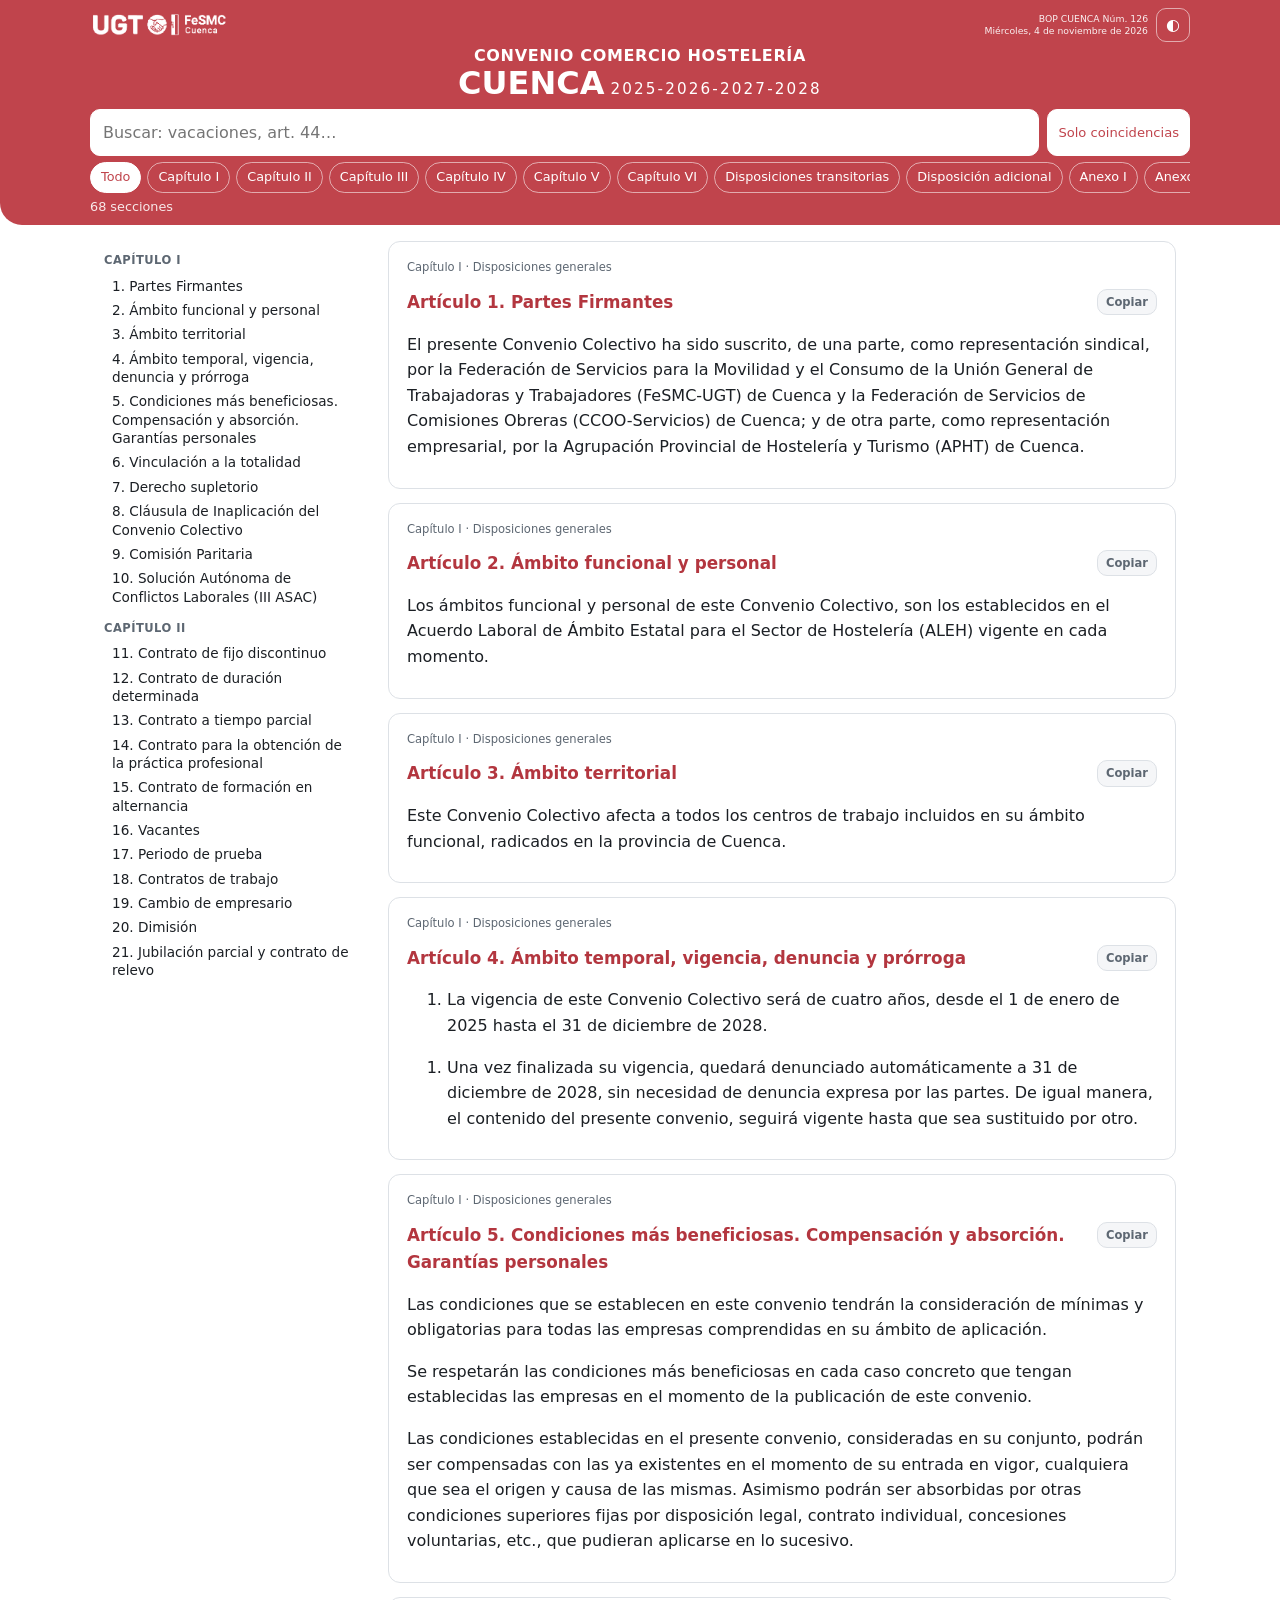
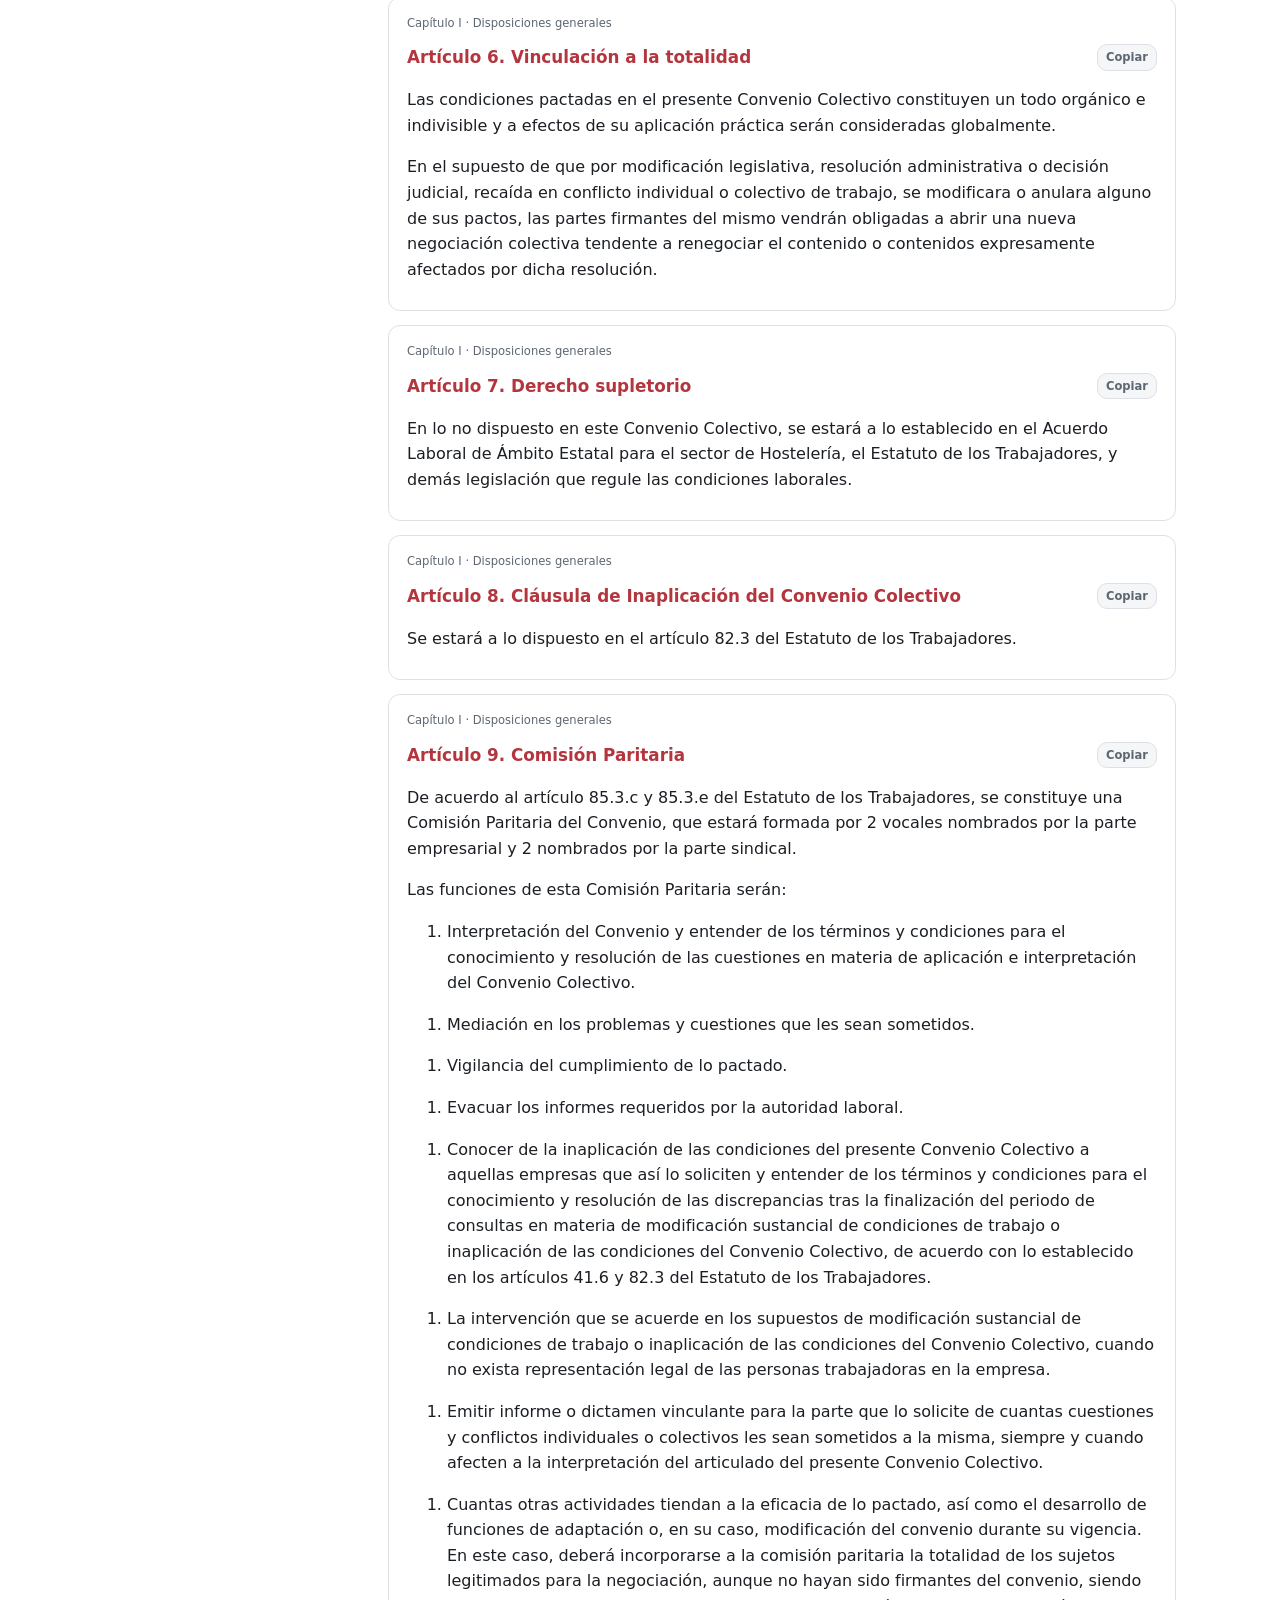
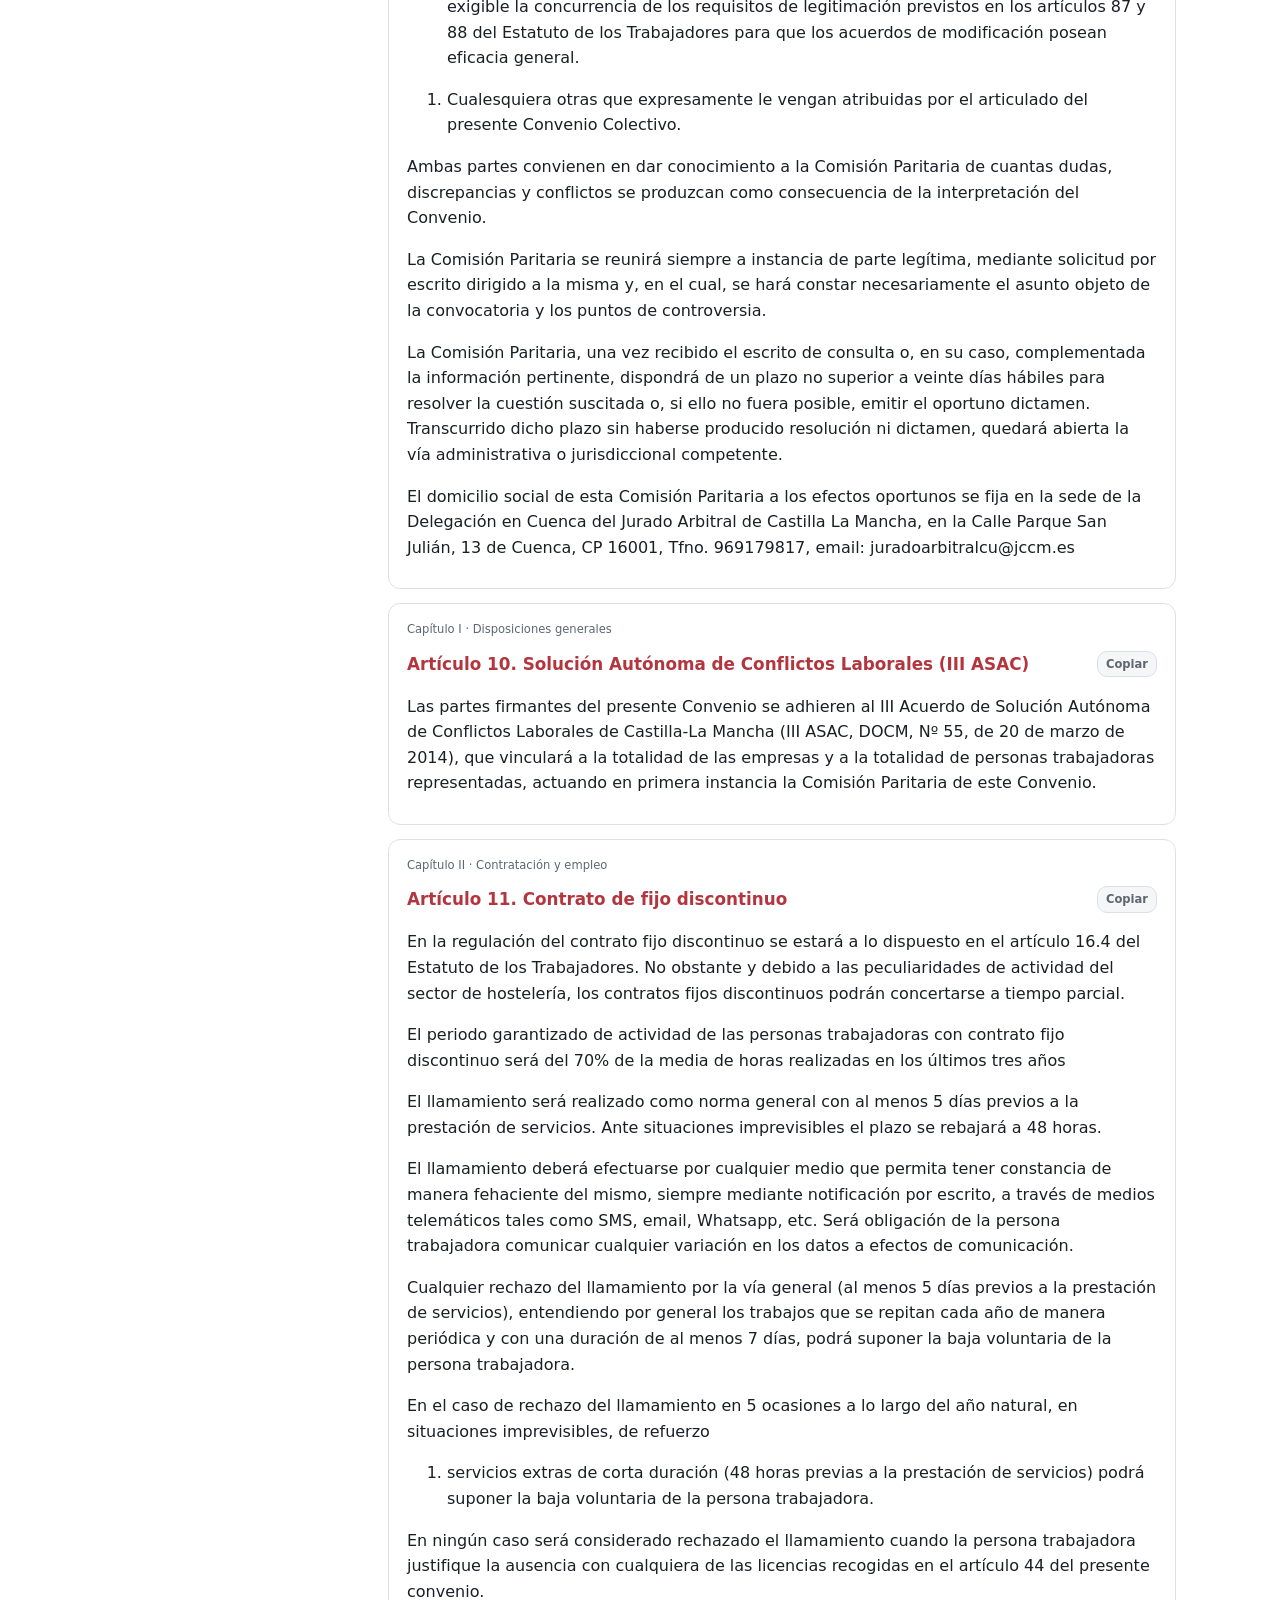
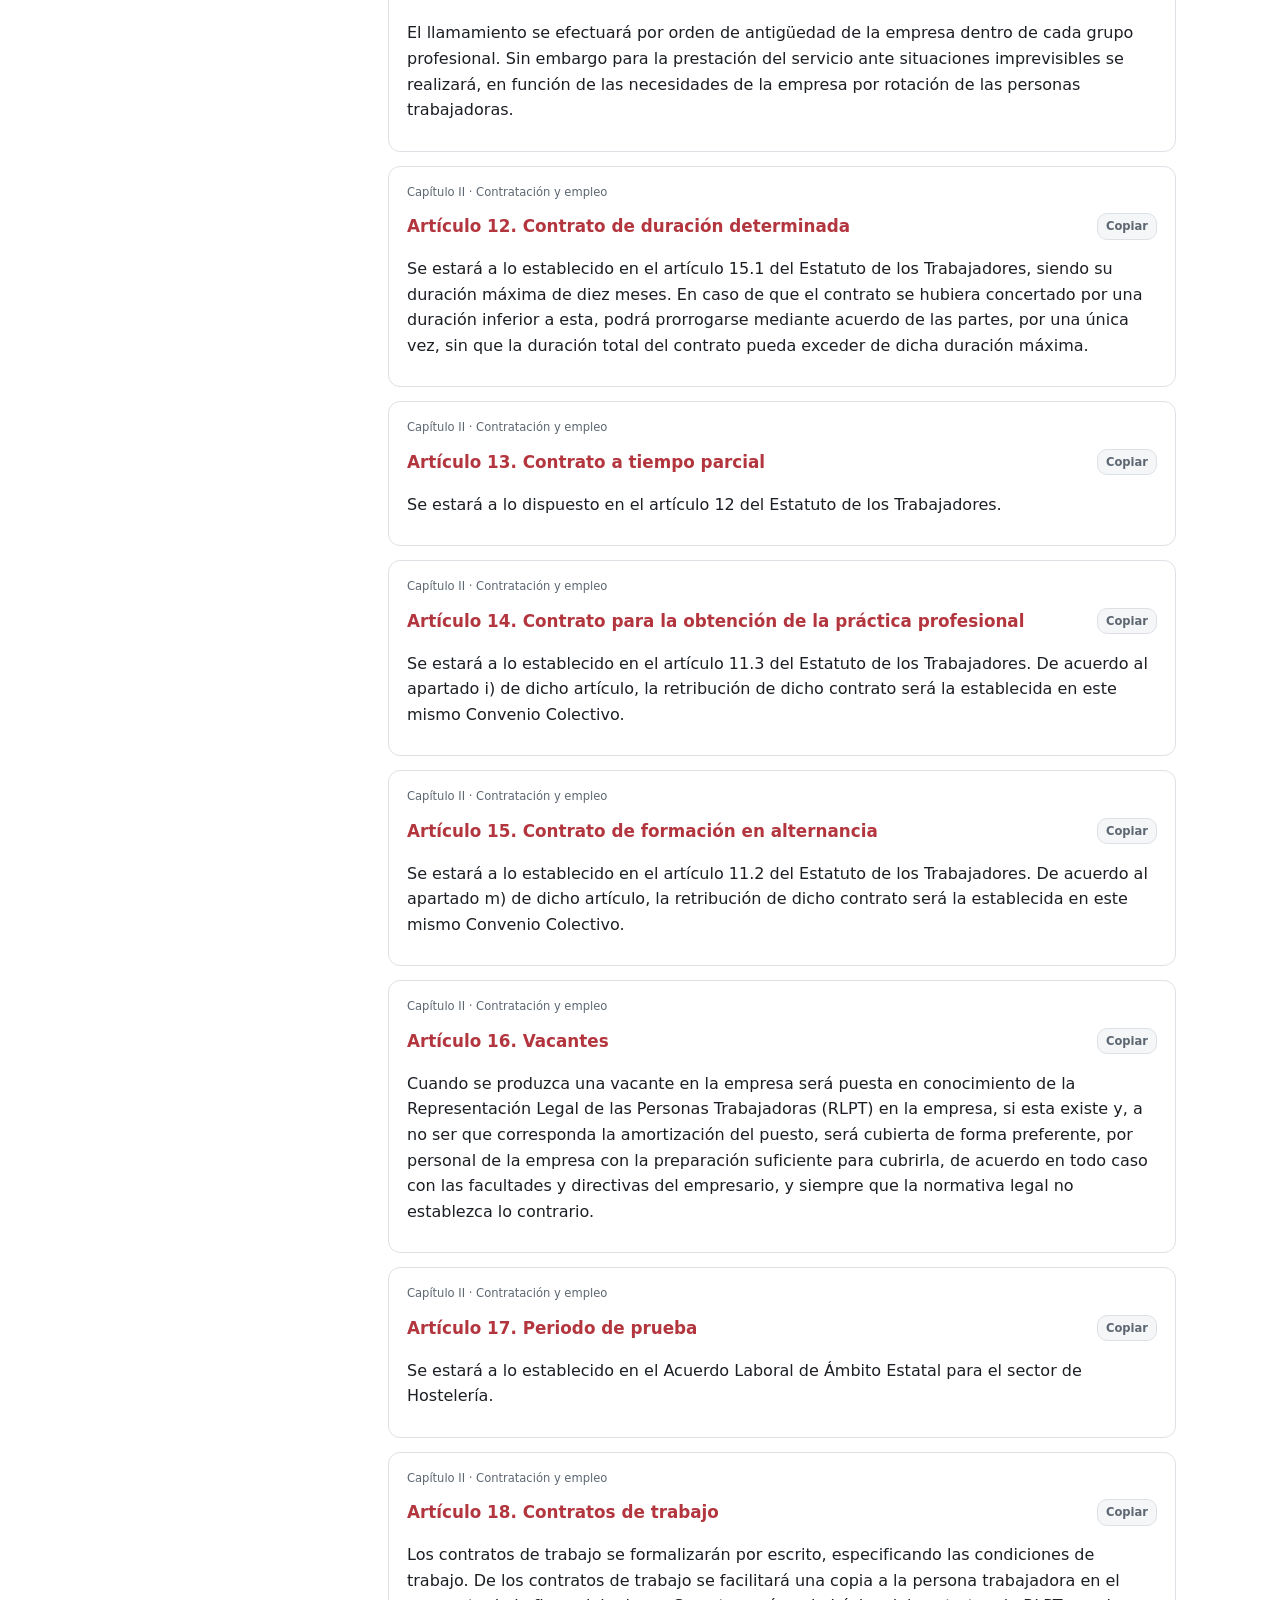
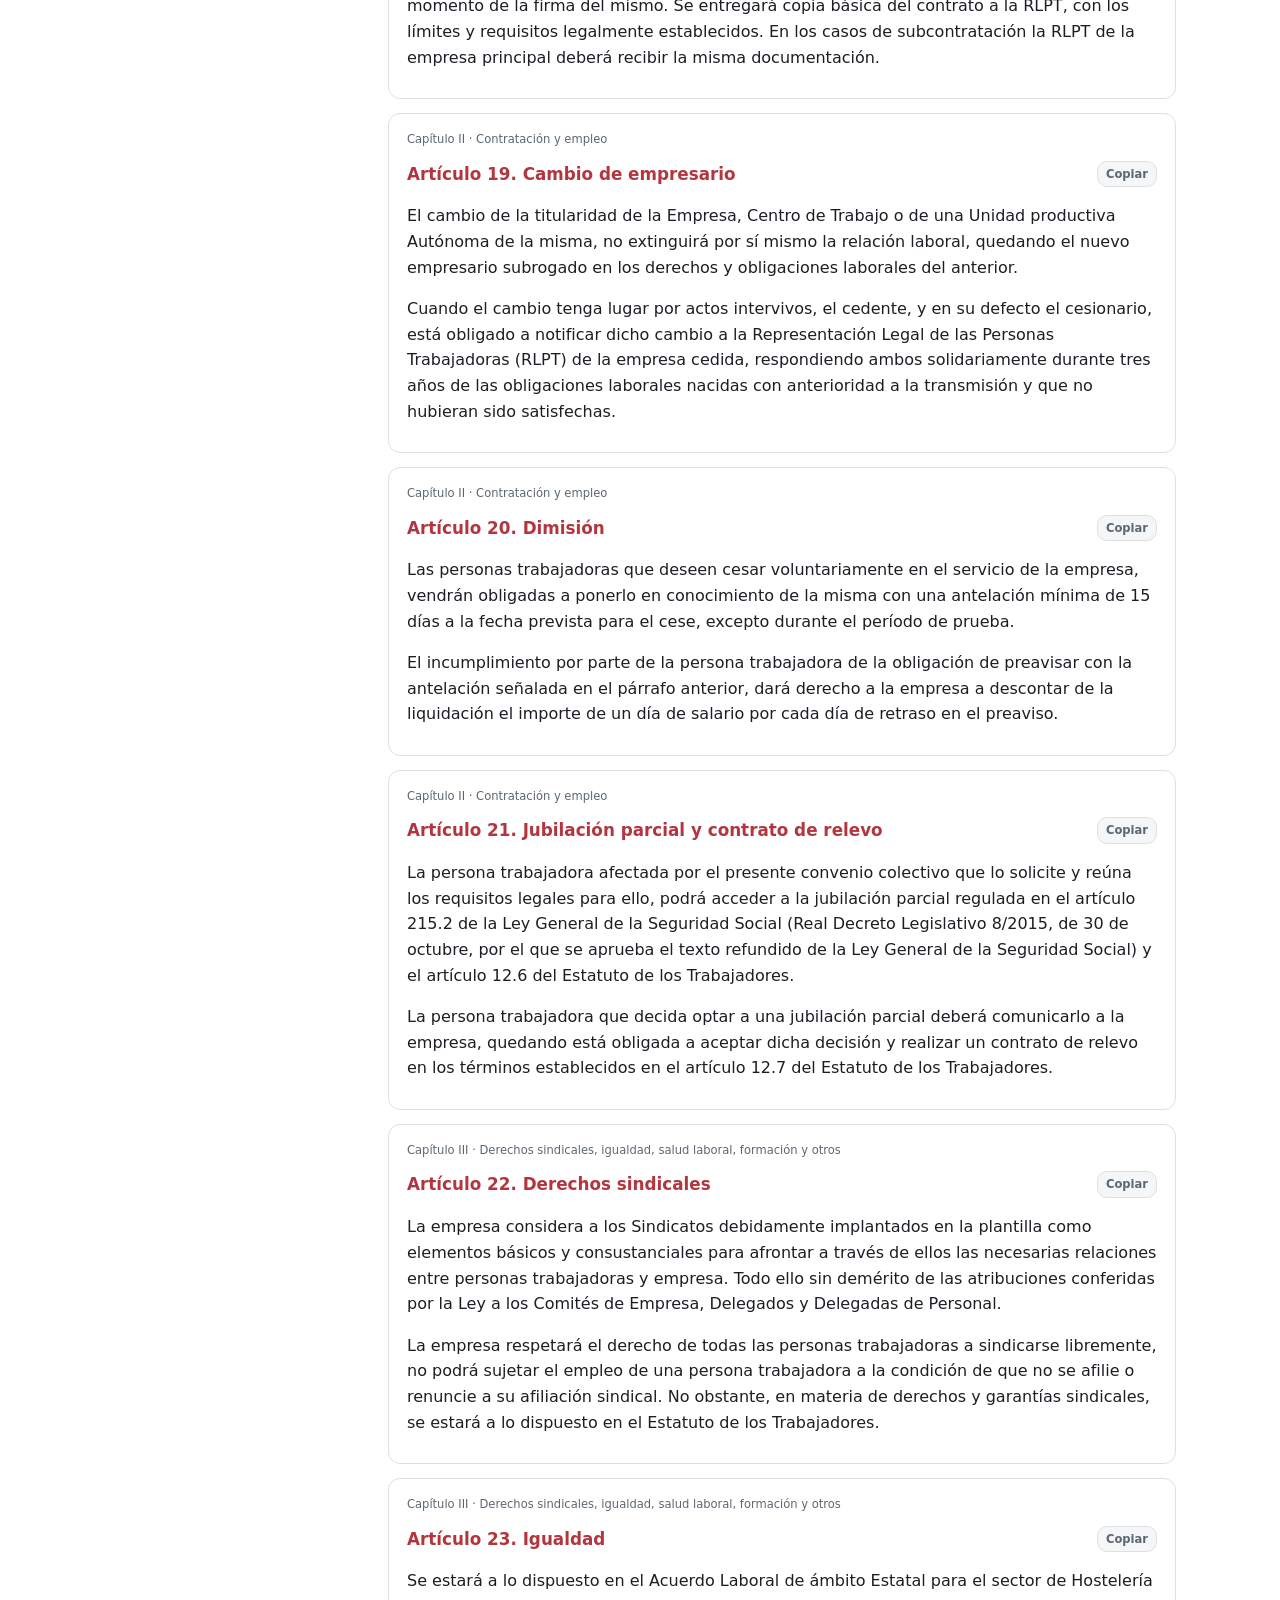
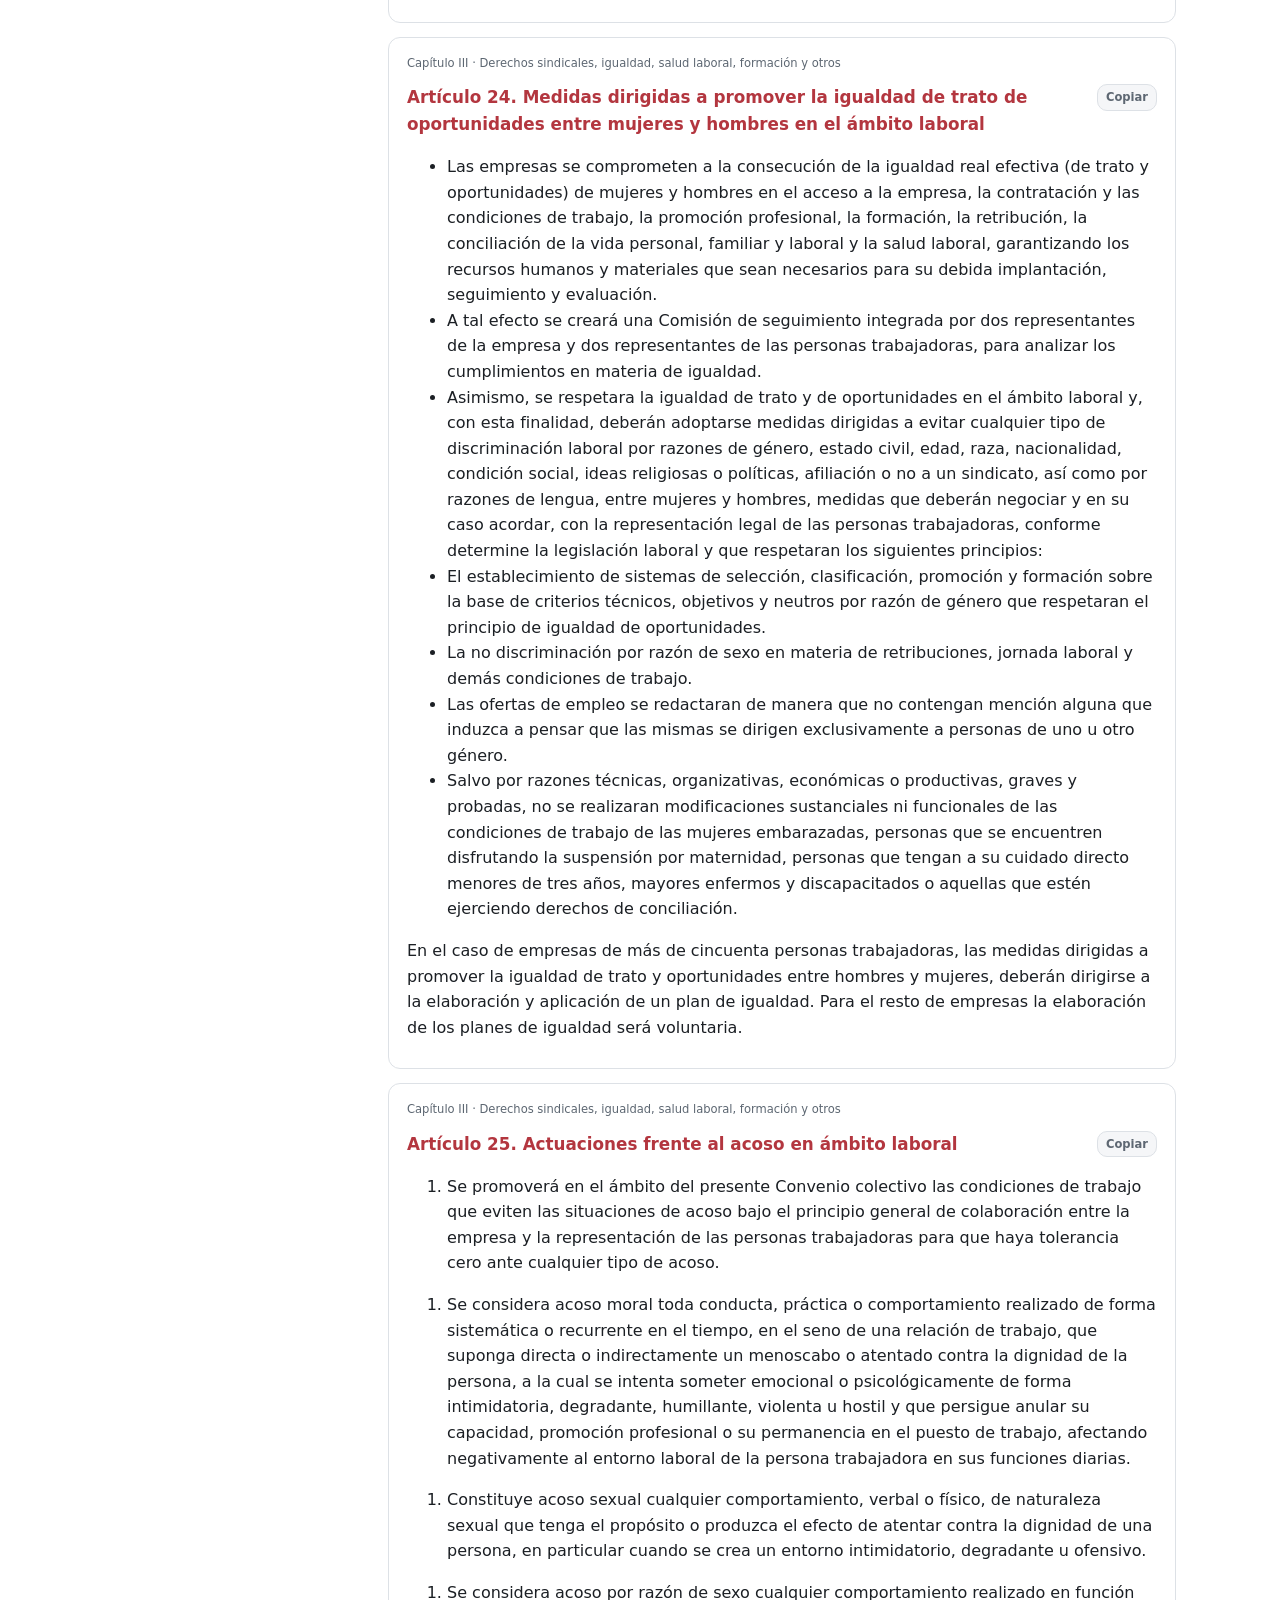
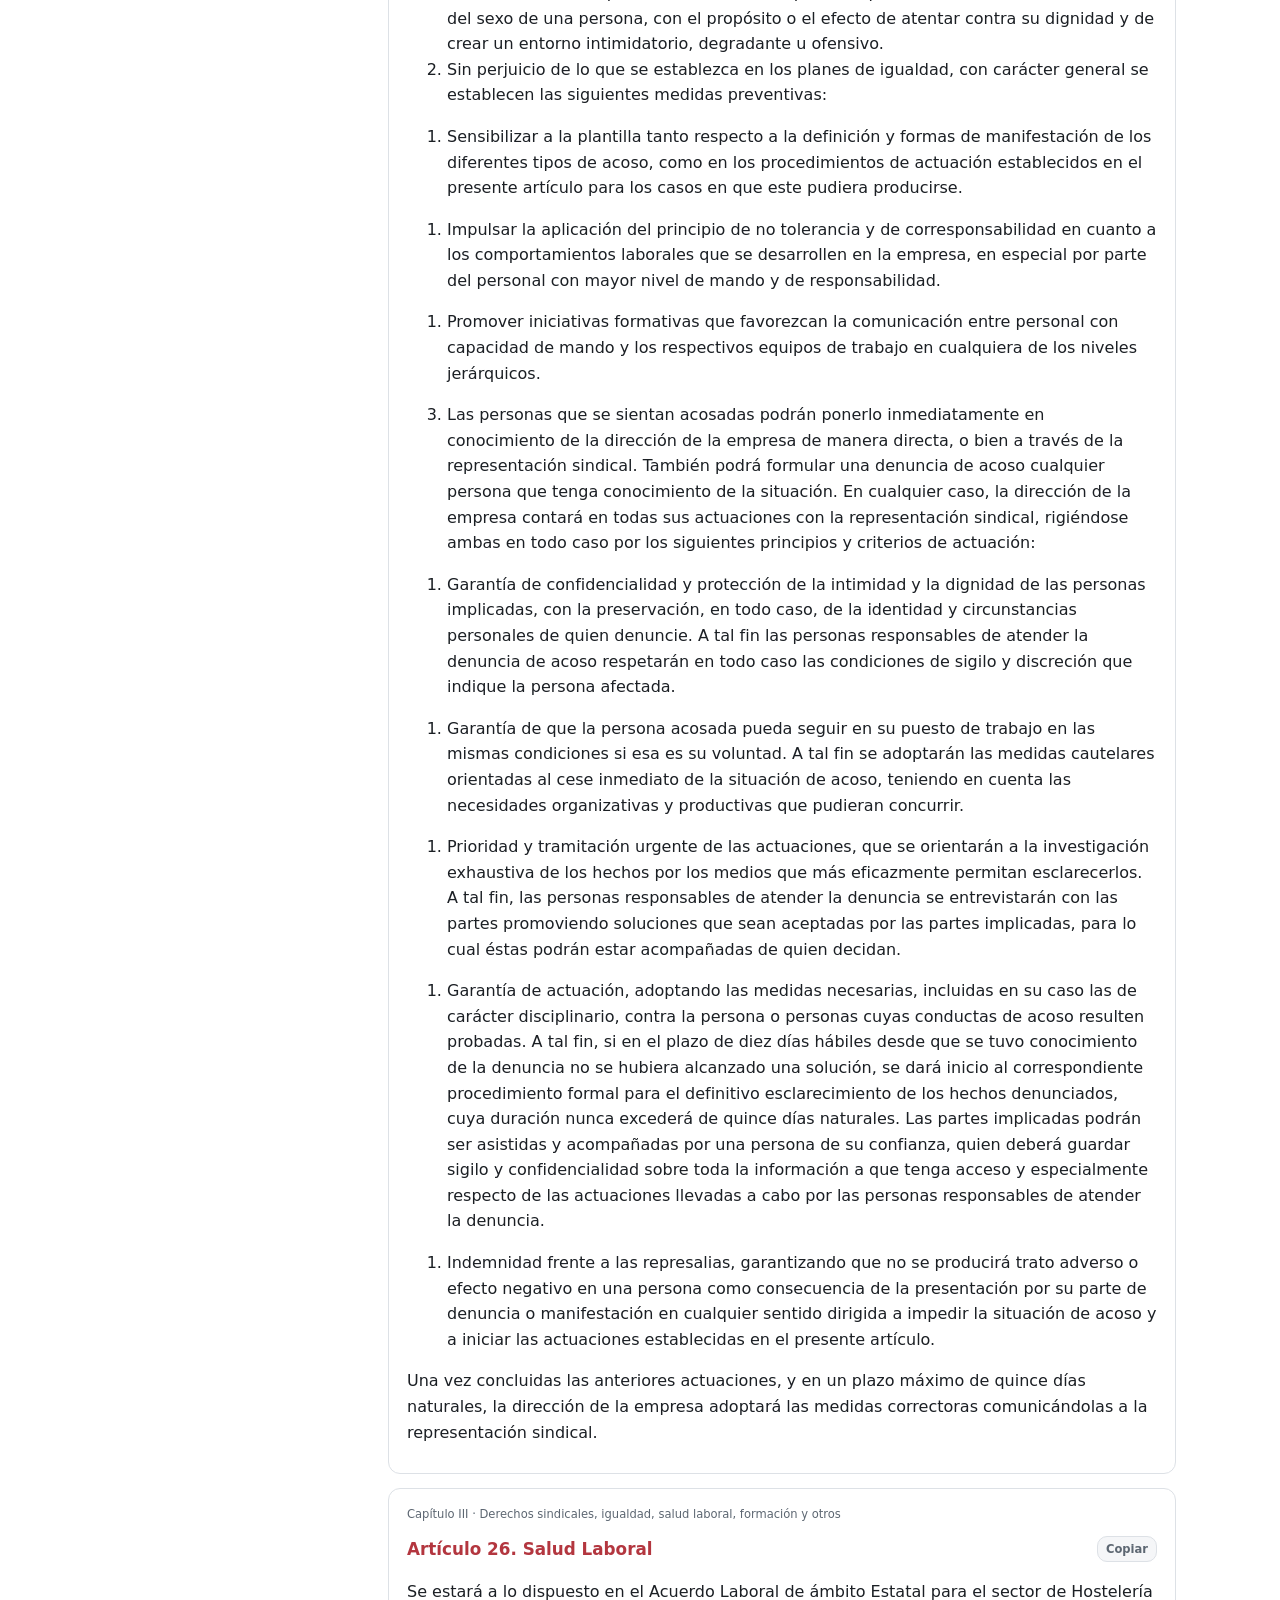
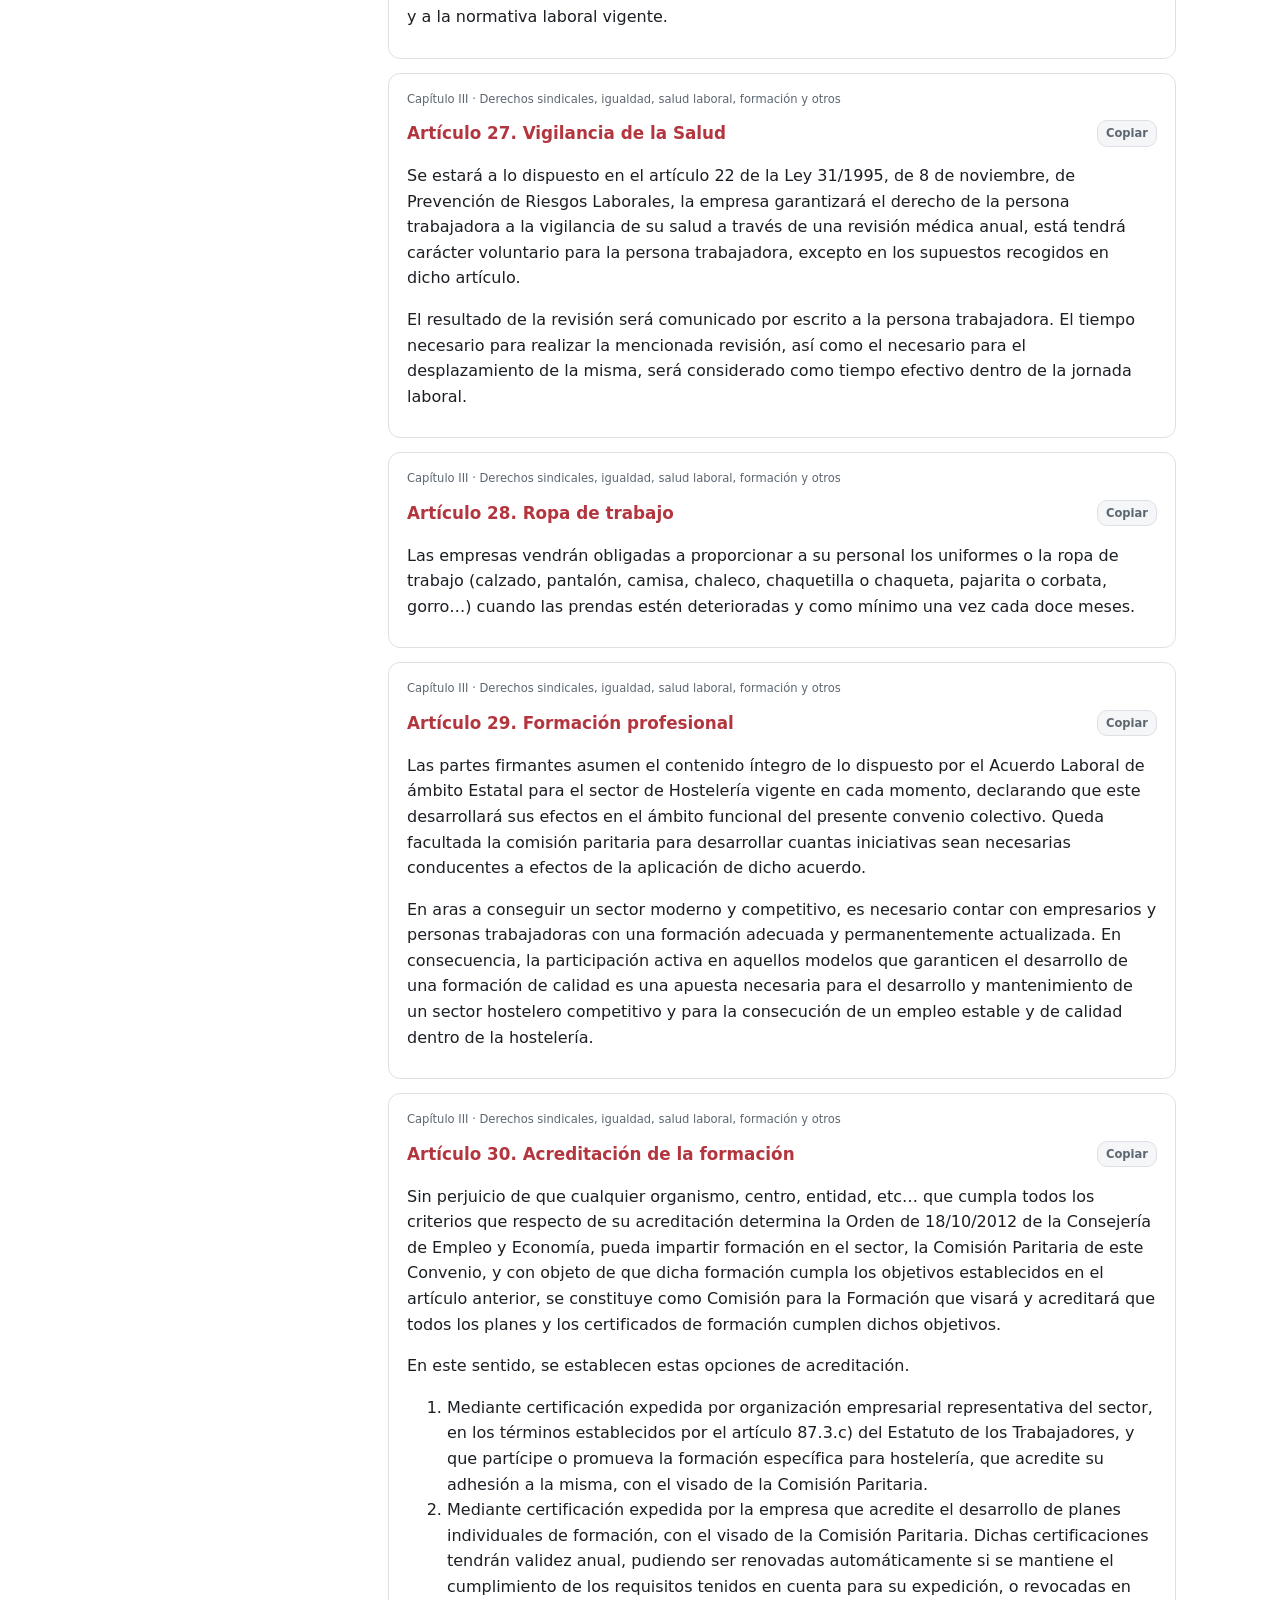
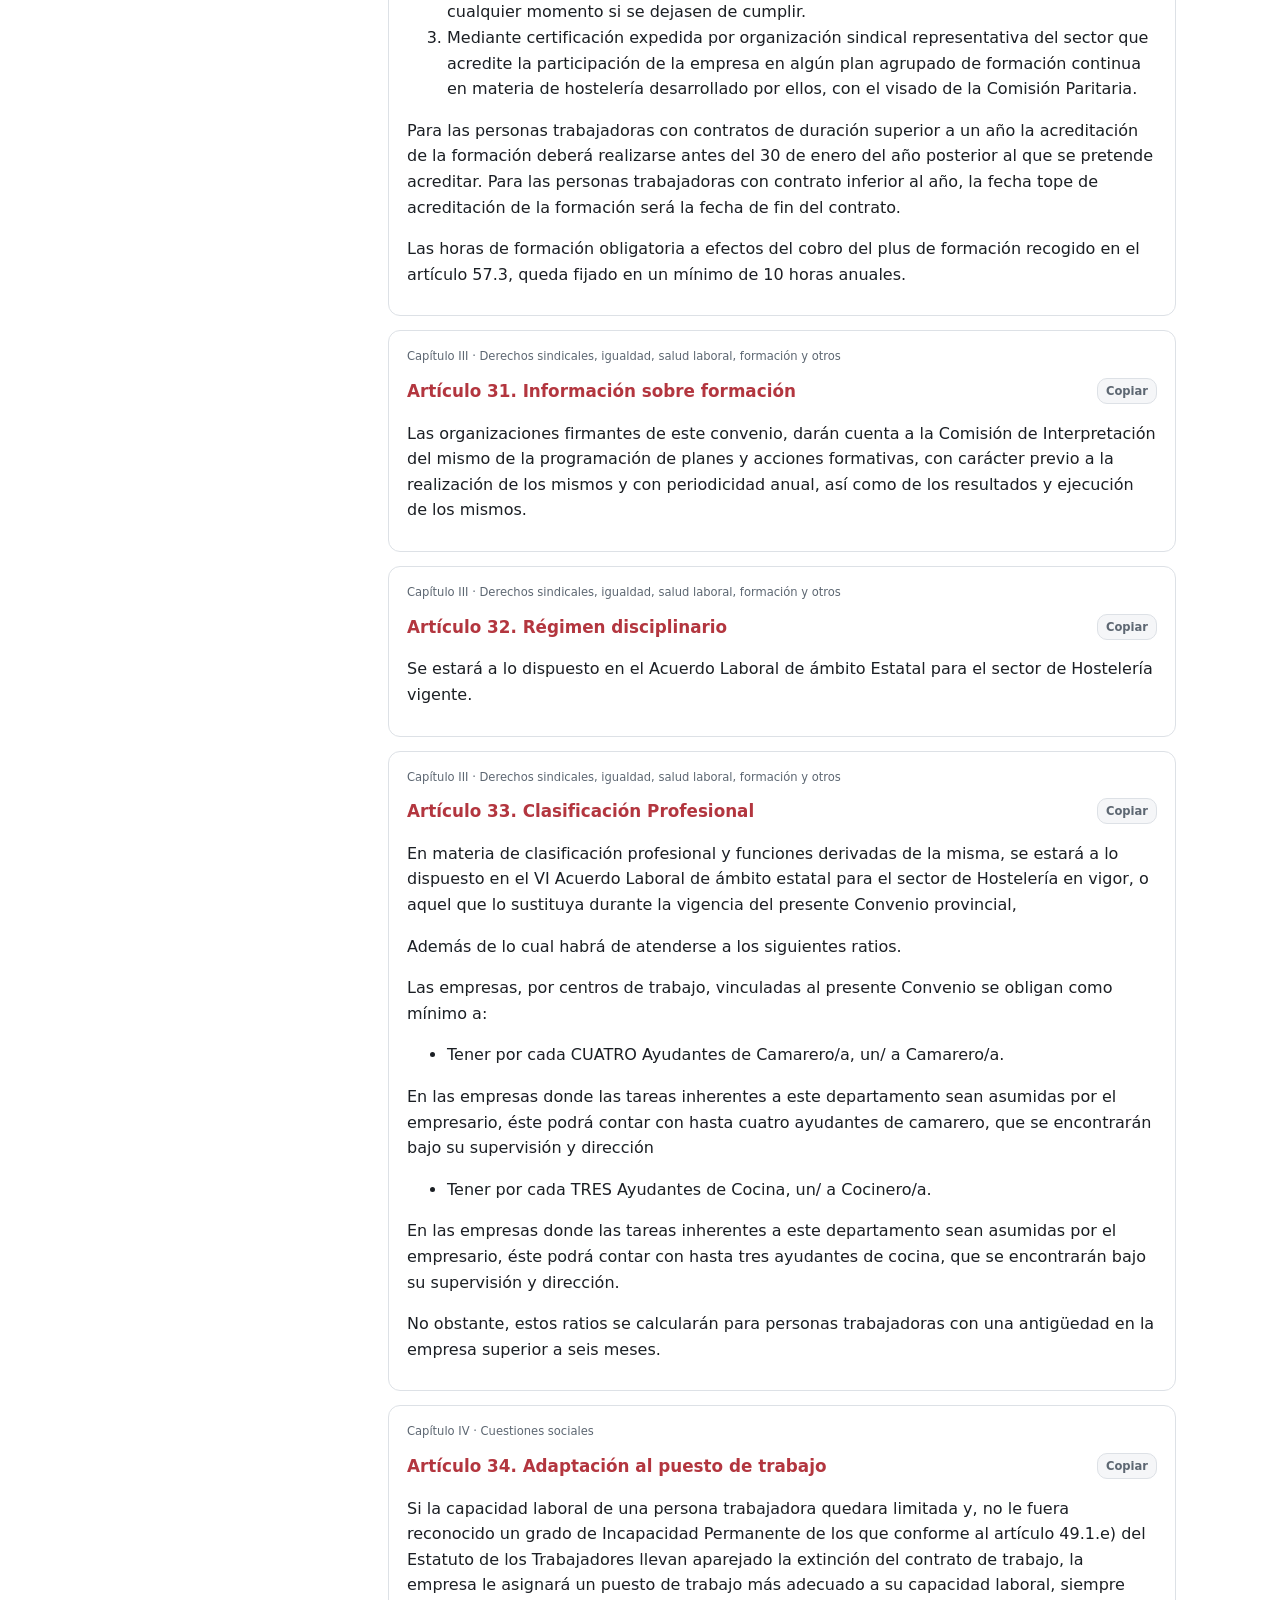
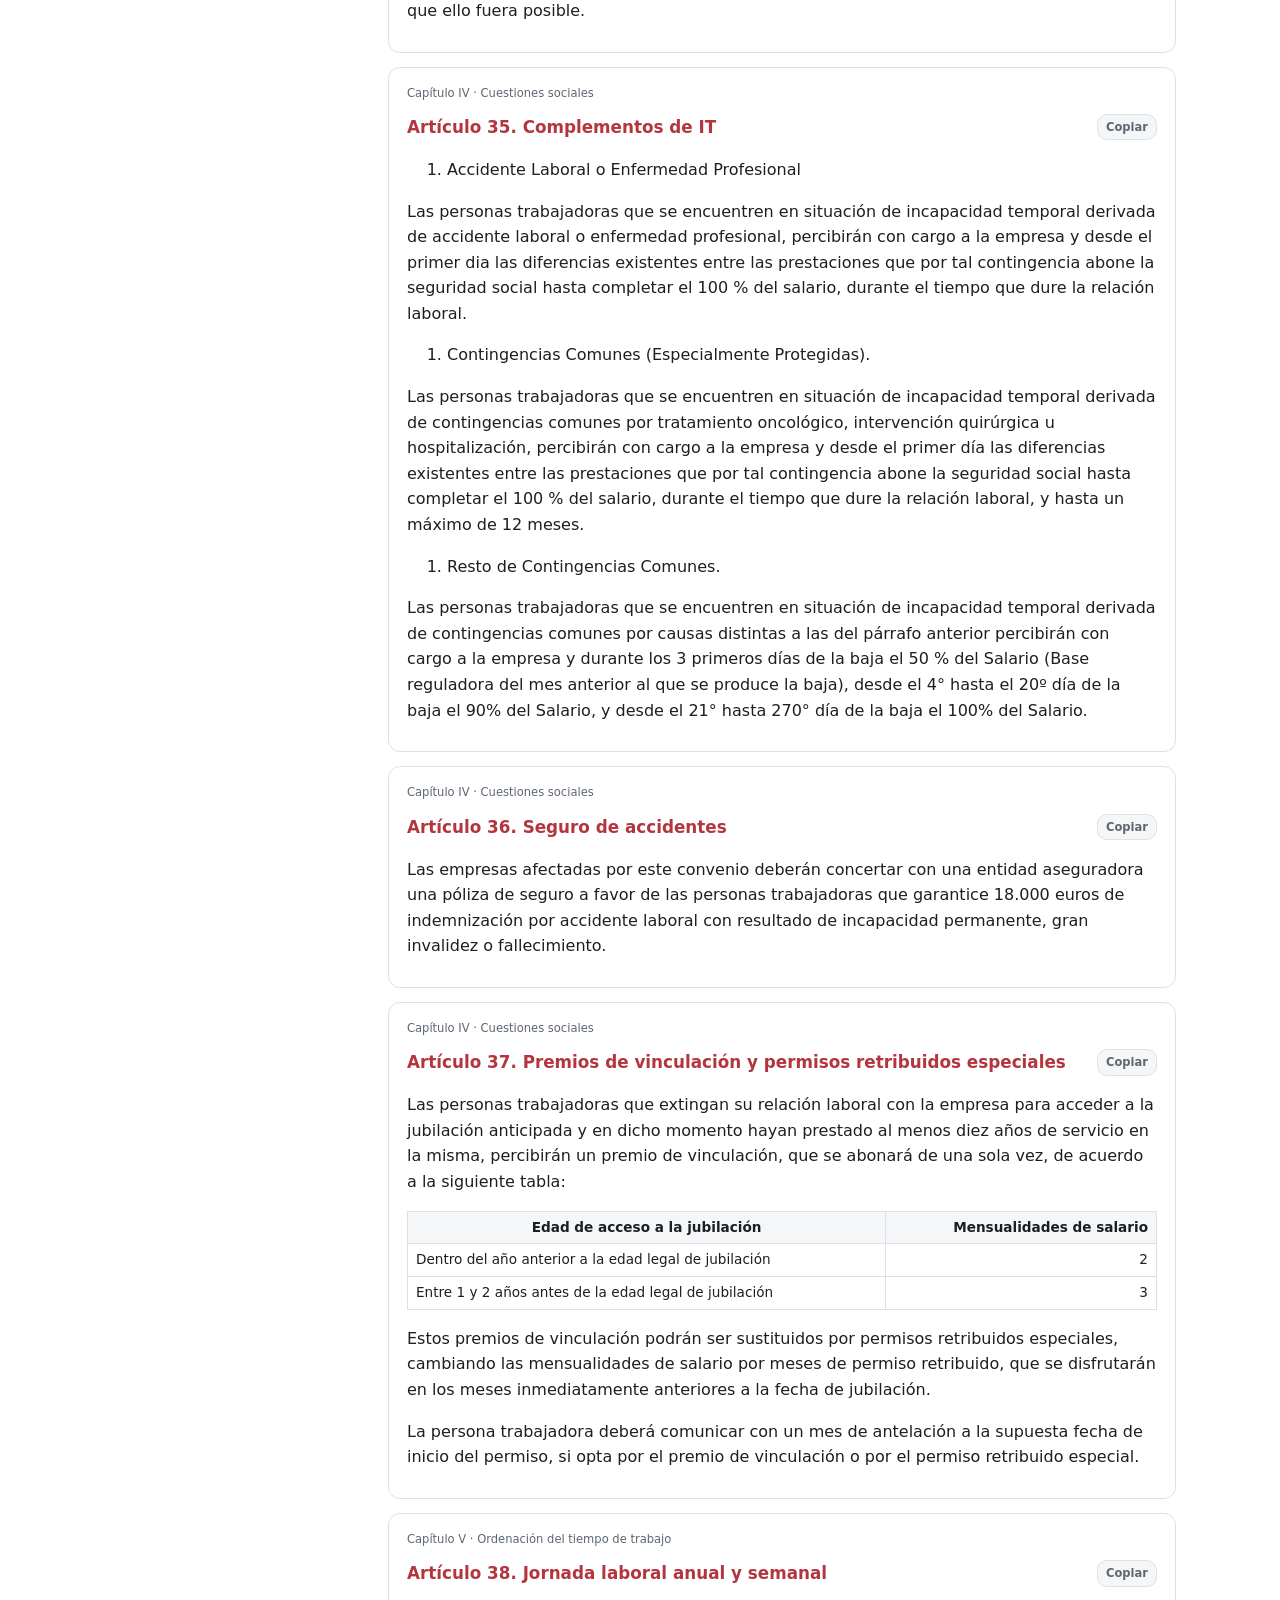
<file: index.html>
<!DOCTYPE html>
<html lang="es"><head><meta charset="utf-8">
<meta name="viewport" content="width=device-width, initial-scale=1, viewport-fit=cover">
<title>Convenio de Hostelería de Cuenca 2025–2028 · FeSMC-UGT Cuenca</title>
<style>
:root{--bg:#fff;--sf:#f5f6f8;--tx:#1b1f24;--mu:#5d6772;--bd:#dde1e6;--ac:#b3363f;--hd:#c0444c;--mk:#ffe58a;--mt:#1b1f24;
box-sizing:border-box;padding-top:env(safe-area-inset-top,0px);padding-bottom:env(safe-area-inset-bottom,0px)}
@media(prefers-color-scheme:dark){:root:not([data-theme="light"]){--bg:#15181c;--sf:#1e2227;--tx:#e8eaed;--mu:#9aa4af;--bd:#333a42;--ac:#ff7a85;--hd:#7d2a31;--mk:#7a6200;--mt:#fff}}
:root[data-theme="dark"]{--bg:#15181c;--sf:#1e2227;--tx:#e8eaed;--mu:#9aa4af;--bd:#333a42;--ac:#ff7a85;--hd:#7d2a31;--mk:#7a6200;--mt:#fff}
html{scroll-padding-top:calc(env(safe-area-inset-top,0px) + 130px)}
*{box-sizing:border-box}html{-webkit-text-size-adjust:100%;overflow-x:hidden}main,section{min-width:0}section{overflow-wrap:break-word}body{margin:0;background:var(--bg);color:var(--tx);font:16px/1.6 system-ui,-apple-system,"Segoe UI",Roboto,sans-serif}
body::before{content:"";position:fixed;inset:0 0 auto;height:env(safe-area-inset-top,0px);background:var(--hd);z-index:10}
.in{max-width:1100px;margin:auto}
.hero{background:var(--hd);color:#fff;padding:8px 14px 4px}
.top{display:flex;justify-content:space-between;align-items:center;gap:8px}.lg{height:28px;width:auto;flex:none}
.tt{text-align:center;margin:4px 0 2px;line-height:1.25}
.s2{font-size:clamp(.78rem,3.4vw,1rem);letter-spacing:.04em}
.s4{font-size:clamp(1.5rem,7vw,2rem);line-height:1.1}
.s5{letter-spacing:.14em;font-size:clamp(.7rem,3.2vw,.95rem);margin-left:6px}.bop{flex:1;text-align:right;font-size:.58rem;line-height:1.3;opacity:.92}
.hero button,.bar button{background:transparent;color:#fff;border-color:rgba(255,255,255,.55)}.hero button{padding:3px 9px;flex:none}.row button{flex:none;font-size:.82rem;padding:8px 10px}
.bar{position:sticky;top:env(safe-area-inset-top,0px);z-index:9;background:var(--hd);color:#fff;padding:2px 14px 8px;border-radius:0 0 0 22px}
.bar button.on{background:#fff;color:var(--hd);border-color:#fff}.bar #q{background:#fff;color:#1b1f24;border-color:#fff}
.row{display:flex;gap:8px}
#q{flex:1;min-width:0;font:inherit;padding:10px 12px;border:1px solid var(--bd);border-radius:10px;background:var(--sf);color:var(--tx)}
button{font:inherit;border:1px solid var(--bd);background:var(--sf);color:var(--tx);border-radius:10px;padding:8px 12px;cursor:pointer}
button.on{background:var(--ac);color:#fff;border-color:var(--ac)}
#chips{display:flex;gap:6px;overflow-x:auto;padding:6px 0 0;scrollbar-width:thin}
#chips button{white-space:nowrap;font-size:.8rem;padding:4px 10px;border-radius:99px}
#st{font-size:.8rem;color:rgba(255,255,255,.88);margin-top:4px}
.wrap{max-width:1100px;margin:auto;display:grid;grid-template-columns:260px minmax(0,1fr);gap:24px;padding:16px 14px 60px}
nav{position:sticky;top:calc(env(safe-area-inset-top,0px) + 130px);align-self:start;max-height:calc(100vh - 160px);overflow:auto;font-size:.85rem}
nav b{display:block;margin:10px 0 4px;color:var(--mu);font-size:.72rem;text-transform:uppercase;letter-spacing:.04em}
nav a{display:block;padding:3px 8px;color:var(--tx);text-decoration:none;border-radius:6px;line-height:1.35}
nav a:hover{background:var(--sf)}
section{border:1px solid var(--bd);border-radius:12px;padding:6px 18px 12px;margin:0 0 14px;background:var(--bg)}
section h2{font-size:1.05rem;margin:12px 0 6px;display:flex;justify-content:space-between;gap:8px;align-items:flex-start;color:var(--ac)}
section h2 button{font-size:.72rem;padding:3px 8px;flex:none;color:var(--mu)}
section .c{font-size:.72rem;color:var(--mu);margin-top:10px}
.tbl{overflow-x:auto;max-width:100%;margin:8px 0;-webkit-overflow-scrolling:touch}table{border-collapse:collapse;font-size:.85rem;min-width:100%;width:max-content}
td,th{border:1px solid var(--bd);padding:5px 8px;vertical-align:top}th{background:var(--sf)}
mark{background:var(--mk);color:var(--mt);border-radius:3px;padding:0 1px}
#none{display:none;text-align:center;color:var(--mu);padding:40px 0}
@media(max-width:800px){.wrap{grid-template-columns:minmax(0,1fr);padding:12px 10px 50px}nav{display:none}section{padding:4px 14px 10px}}
@media print{.bar,nav,button{display:none}.hero{background:none;color:#000}.wrap{display:block}section{break-inside:avoid;border:0}}
</style></head><body>
<div class="hero"><div class="in">
<div class="top"><img class="lg" alt="FeSMC UGT Cuenca" src="[data-uri]"><div class="bop">BOP CUENCA Núm. 126<br>Miércoles, 4 de noviembre de 2026</div><button id="th" title="Tema">◐</button></div>
<div class="tt"><b class="s2">CONVENIO COMERCIO HOSTELERÍA</b><div><b class="s4">CUENCA</b><span class="s5">2025-2026-2027-2028</span></div></div></div></div>
<header class="bar"><div class="in">
<div class="row"><input id="q" type="search" placeholder="Buscar: vacaciones, art. 44…" autocomplete="off"><button id="only" class="on" title="Mostrar solo coincidencias">Solo coincidencias</button></div>
<div id="chips"></div><div id="st"></div></div></header>
<div class="wrap"><nav id="nav"></nav><main id="main"><div id="none">Sin resultados. Prueba con otras palabras.</div></main></div>
<script type="application/json" id="d">[{"id": "art-1", "t": "Artículo 1. Partes Firmantes", "k": "art", "c": "Capítulo I · Disposiciones generales", "n": 1, "h": "<p>El presente Convenio Colectivo ha sido suscrito, de una parte, como representación sindical, por la Federación de Servicios para la Movilidad y el Consumo de la Unión General de Trabajadoras y Trabajadores (FeSMC-UGT) de Cuenca y la Federación de Servicios de Comisiones Obreras (CCOO-Servicios) de Cuenca; y de otra parte, como representación empresarial, por la Agrupación Provincial de Hostelería y Turismo (APHT) de Cuenca.<\/p>", "x": "El presente Convenio Colectivo ha sido suscrito, de una parte, como representación sindical, por la Federación de Servicios para la Movilidad y el Consumo de la Unión General de Trabajadoras y Trabajadores (FeSMC-UGT) de Cuenca y la Federación de Servicios de Comisiones Obreras (CCOO-Servicios) de Cuenca; y de otra parte, como representación empresarial, por la Agrupación Provincial de Hostelería y Turismo (APHT) de Cuenca."}, {"id": "art-2", "t": "Artículo 2. Ámbito funcional y personal", "k": "art", "c": "Capítulo I · Disposiciones generales", "n": 2, "h": "<p>Los ámbitos funcional y personal de este Convenio Colectivo, son los establecidos en el Acuerdo Laboral de Ámbito Estatal para el Sector de Hostelería (ALEH) vigente en cada momento.<\/p>", "x": "Los ámbitos funcional y personal de este Convenio Colectivo, son los establecidos en el Acuerdo Laboral de Ámbito Estatal para el Sector de Hostelería (ALEH) vigente en cada momento."}, {"id": "art-3", "t": "Artículo 3. Ámbito territorial", "k": "art", "c": "Capítulo I · Disposiciones generales", "n": 3, "h": "<p>Este Convenio Colectivo afecta a todos los centros de trabajo incluidos en su ámbito funcional, radicados en la provincia de Cuenca.<\/p>", "x": "Este Convenio Colectivo afecta a todos los centros de trabajo incluidos en su ámbito funcional, radicados en la provincia de Cuenca."}, {"id": "art-4", "t": "Artículo 4. Ámbito temporal, vigencia, denuncia y prórroga", "k": "art", "c": "Capítulo I · Disposiciones generales", "n": 4, "h": "<ol>\n<li>La vigencia de este Convenio Colectivo será de cuatro años, desde el 1 de enero de 2025 hasta el 31 de diciembre de 2028.<\/li>\n<\/ol><ol>\n<li>Una vez finalizada su vigencia, quedará denunciado automáticamente a 31 de diciembre de 2028, sin necesidad de denuncia expresa por las partes. De igual manera, el contenido del presente convenio, seguirá vigente hasta que sea sustituido por otro.<\/li>\n<\/ol>", "x": " La vigencia de este Convenio Colectivo será de cuatro años, desde el 1 de enero de 2025 hasta el 31 de diciembre de 2028. Una vez finalizada su vigencia, quedará denunciado automáticamente a 31 de diciembre de 2028, sin necesidad de denuncia expresa por las partes. De igual manera, el contenido del presente convenio, seguirá vigente hasta que sea sustituido por otro. "}, {"id": "art-5", "t": "Artículo 5. Condiciones más beneficiosas. Compensación y absorción. Garantías personales", "k": "art", "c": "Capítulo I · Disposiciones generales", "n": 5, "h": "<p>Las condiciones que se establecen en este convenio tendrán la consideración de mínimas y obligatorias para todas las empresas comprendidas en su ámbito de aplicación.<\/p><p>Se respetarán las condiciones más beneficiosas en cada caso concreto que tengan establecidas las empresas en el momento de la publicación de este convenio.<\/p><p>Las condiciones establecidas en el presente convenio, consideradas en su conjunto, podrán ser compensadas con las ya existentes en el momento de su entrada en vigor, cualquiera que sea el origen y causa de las mismas. Asimismo podrán ser absorbidas por otras condiciones superiores fijas por disposición legal, contrato individual, concesiones voluntarias, etc., que pudieran aplicarse en lo sucesivo.<\/p>", "x": "Las condiciones que se establecen en este convenio tendrán la consideración de mínimas y obligatorias para todas las empresas comprendidas en su ámbito de aplicación. Se respetarán las condiciones más beneficiosas en cada caso concreto que tengan establecidas las empresas en el momento de la publicación de este convenio. Las condiciones establecidas en el presente convenio, consideradas en su conjunto, podrán ser compensadas con las ya existentes en el momento de su entrada en vigor, cualquiera que sea el origen y causa de las mismas. Asimismo podrán ser absorbidas por otras condiciones superiores fijas por disposición legal, contrato individual, concesiones voluntarias, etc., que pudieran aplicarse en lo sucesivo."}, {"id": "art-6", "t": "Artículo 6. Vinculación a la totalidad", "k": "art", "c": "Capítulo I · Disposiciones generales", "n": 6, "h": "<p>Las condiciones pactadas en el presente Convenio Colectivo constituyen un todo orgánico e indivisible y a efectos de su aplicación práctica serán consideradas globalmente.<\/p><p>En el supuesto de que por modificación legislativa, resolución administrativa o decisión judicial, recaída en conflicto individual o colectivo de trabajo, se modificara o anulara alguno de sus pactos, las partes firmantes del mismo vendrán obligadas a abrir una nueva negociación colectiva tendente a renegociar el contenido o contenidos expresamente afectados por dicha resolución.<\/p>", "x": "Las condiciones pactadas en el presente Convenio Colectivo constituyen un todo orgánico e indivisible y a efectos de su aplicación práctica serán consideradas globalmente. En el supuesto de que por modificación legislativa, resolución administrativa o decisión judicial, recaída en conflicto individual o colectivo de trabajo, se modificara o anulara alguno de sus pactos, las partes firmantes del mismo vendrán obligadas a abrir una nueva negociación colectiva tendente a renegociar el contenido o contenidos expresamente afectados por dicha resolución."}, {"id": "art-7", "t": "Artículo 7. Derecho supletorio", "k": "art", "c": "Capítulo I · Disposiciones generales", "n": 7, "h": "<p>En lo no dispuesto en este Convenio Colectivo, se estará a lo establecido en el Acuerdo Laboral de Ámbito Estatal para el sector de Hostelería, el Estatuto de los Trabajadores, y demás legislación que regule las condiciones laborales.<\/p>", "x": "En lo no dispuesto en este Convenio Colectivo, se estará a lo establecido en el Acuerdo Laboral de Ámbito Estatal para el sector de Hostelería, el Estatuto de los Trabajadores, y demás legislación que regule las condiciones laborales."}, {"id": "art-8", "t": "Artículo 8. Cláusula de Inaplicación del Convenio Colectivo", "k": "art", "c": "Capítulo I · Disposiciones generales", "n": 8, "h": "<p>Se estará a lo dispuesto en el artículo 82.3 del Estatuto de los Trabajadores.<\/p>", "x": "Se estará a lo dispuesto en el artículo 82.3 del Estatuto de los Trabajadores."}, {"id": "art-9", "t": "Artículo 9. Comisión Paritaria", "k": "art", "c": "Capítulo I · Disposiciones generales", "n": 9, "h": "<p>De acuerdo al artículo 85.3.c y 85.3.e del Estatuto de los Trabajadores, se constituye una Comisión Paritaria del Convenio, que estará formada por 2 vocales nombrados por la parte empresarial y 2 nombrados por la parte sindical.<\/p><p>Las funciones de esta Comisión Paritaria serán:<\/p><ol>\n<li>Interpretación del Convenio y entender de los términos y condiciones para el conocimiento y resolución de las cuestiones en materia de aplicación e interpretación del Convenio Colectivo.<\/li>\n<\/ol><ol>\n<li>Mediación en los problemas y cuestiones que les sean sometidos.<\/li>\n<\/ol><ol>\n<li>Vigilancia del cumplimiento de lo pactado.<\/li>\n<\/ol><ol>\n<li>Evacuar los informes requeridos por la autoridad laboral.<\/li>\n<\/ol><ol>\n<li>Conocer de la inaplicación de las condiciones del presente Convenio Colectivo a aquellas empresas que así lo soliciten y entender de los términos y condiciones para el conocimiento y resolución de las discrepancias tras la finalización del periodo de consultas en materia de modificación sustancial de condiciones de trabajo o inaplicación de las condiciones del Convenio Colectivo, de acuerdo con lo establecido en los artículos 41.6 y 82.3 del Estatuto de los Trabajadores.<\/li>\n<\/ol><ol>\n<li>La intervención que se acuerde en los supuestos de modificación sustancial de condiciones de trabajo o inaplicación de las condiciones del Convenio Colectivo, cuando no exista representación legal de las personas trabajadoras en la empresa.<\/li>\n<\/ol><ol>\n<li>Emitir informe o dictamen vinculante para la parte que lo solicite de cuantas cuestiones y conflictos individuales o colectivos les sean sometidos a la misma, siempre y cuando afecten a la interpretación del articulado del presente Convenio Colectivo.<\/li>\n<\/ol><ol>\n<li>Cuantas otras actividades tiendan a la eficacia de lo pactado, así como el desarrollo de funciones de adaptación o, en su caso, modificación del convenio durante su vigencia. En este caso, deberá incorporarse a la comisión paritaria la totalidad de los sujetos legitimados para la negociación, aunque no hayan sido firmantes del convenio, siendo exigible la concurrencia de los requisitos de legitimación previstos en los artículos 87 y 88 del Estatuto de los Trabajadores para que los acuerdos de modificación posean eficacia general.<\/li>\n<\/ol><ol>\n<li>Cualesquiera otras que expresamente le vengan atribuidas por el articulado del presente Convenio Colectivo.<\/li>\n<\/ol><p>Ambas partes convienen en dar conocimiento a la Comisión Paritaria de cuantas dudas, discrepancias y conflictos se produzcan como consecuencia de la interpretación del Convenio.<\/p><p>La Comisión Paritaria se reunirá siempre a instancia de parte legítima, mediante solicitud por escrito dirigido a la misma y, en el cual, se hará constar necesariamente el asunto objeto de la convocatoria y los puntos de controversia.<\/p><p>La Comisión Paritaria, una vez recibido el escrito de consulta o, en su caso, complementada la información pertinente, dispondrá de un plazo no superior a veinte días hábiles para resolver la cuestión suscitada o, si ello no fuera posible, emitir el oportuno dictamen. Transcurrido dicho plazo sin haberse producido resolución ni dictamen, quedará abierta la vía administrativa o jurisdiccional competente.<\/p><p>El domicilio social de esta Comisión Paritaria a los efectos oportunos se fija en la sede de la Delegación en Cuenca del Jurado Arbitral de Castilla La Mancha, en la Calle Parque San Julián, 13 de Cuenca, CP 16001, Tfno. 969179817, email: <a>juradoarbitralcu@jccm.es<\/a><\/p>", "x": "De acuerdo al artículo 85.3.c y 85.3.e del Estatuto de los Trabajadores, se constituye una Comisión Paritaria del Convenio, que estará formada por 2 vocales nombrados por la parte empresarial y 2 nombrados por la parte sindical. Las funciones de esta Comisión Paritaria serán: Interpretación del Convenio y entender de los términos y condiciones para el conocimiento y resolución de las cuestiones en materia de aplicación e interpretación del Convenio Colectivo. Mediación en los problemas y cuestiones que les sean sometidos. Vigilancia del cumplimiento de lo pactado. Evacuar los informes requeridos por la autoridad laboral. Conocer de la inaplicación de las condiciones del presente Convenio Colectivo a aquellas empresas que así lo soliciten y entender de los términos y condiciones para el conocimiento y resolución de las discrepancias tras la finalización del periodo de consultas en materia de modificación sustancial de condiciones de trabajo o inaplicación de las condiciones del Convenio Colectivo, de acuerdo con lo establecido en los artículos 41.6 y 82.3 del Estatuto de los Trabajadores. La intervención que se acuerde en los supuestos de modificación sustancial de condiciones de trabajo o inaplicación de las condiciones del Convenio Colectivo, cuando no exista representación legal de las personas trabajadoras en la empresa. Emitir informe o dictamen vinculante para la parte que lo solicite de cuantas cuestiones y conflictos individuales o colectivos les sean sometidos a la misma, siempre y cuando afecten a la interpretación del articulado del presente Convenio Colectivo. Cuantas otras actividades tiendan a la eficacia de lo pactado, así como el desarrollo de funciones de adaptación o, en su caso, modificación del convenio durante su vigencia. En este caso, deberá incorporarse a la comisión paritaria la totalidad de los sujetos legitimados para la negociación, aunque no hayan sido firmantes del convenio, siendo exigible la concurrencia de los requisitos de legitimación previstos en los artículos 87 y 88 del Estatuto de los Trabajadores para que los acuerdos de modificación posean eficacia general. Cualesquiera otras que expresamente le vengan atribuidas por el articulado del presente Convenio Colectivo. Ambas partes convienen en dar conocimiento a la Comisión Paritaria de cuantas dudas, discrepancias y conflictos se produzcan como consecuencia de la interpretación del Convenio. La Comisión Paritaria se reunirá siempre a instancia de parte legítima, mediante solicitud por escrito dirigido a la misma y, en el cual, se hará constar necesariamente el asunto objeto de la convocatoria y los puntos de controversia. La Comisión Paritaria, una vez recibido el escrito de consulta o, en su caso, complementada la información pertinente, dispondrá de un plazo no superior a veinte días hábiles para resolver la cuestión suscitada o, si ello no fuera posible, emitir el oportuno dictamen. Transcurrido dicho plazo sin haberse producido resolución ni dictamen, quedará abierta la vía administrativa o jurisdiccional competente. El domicilio social de esta Comisión Paritaria a los efectos oportunos se fija en la sede de la Delegación en Cuenca del Jurado Arbitral de Castilla La Mancha, en la Calle Parque San Julián, 13 de Cuenca, CP 16001, Tfno. 969179817, email: juradoarbitralcu@jccm.es"}, {"id": "art-10", "t": "Artículo 10. Solución Autónoma de Conflictos Laborales (III ASAC)", "k": "art", "c": "Capítulo I · Disposiciones generales", "n": 10, "h": "<p>Las partes firmantes del presente Convenio se adhieren al III Acuerdo de Solución Autónoma de Conflictos Laborales de Castilla-La Mancha (III ASAC, DOCM, Nº 55, de 20 de marzo de 2014), que vinculará a la totalidad de las empresas y a la totalidad de personas trabajadoras representadas, actuando en primera instancia la Comisión Paritaria de este Convenio.<\/p>", "x": "Las partes firmantes del presente Convenio se adhieren al III Acuerdo de Solución Autónoma de Conflictos Laborales de Castilla-La Mancha (III ASAC, DOCM, Nº 55, de 20 de marzo de 2014), que vinculará a la totalidad de las empresas y a la totalidad de personas trabajadoras representadas, actuando en primera instancia la Comisión Paritaria de este Convenio."}, {"id": "art-11", "t": "Artículo 11. Contrato de fijo discontinuo", "k": "art", "c": "Capítulo II · Contratación y empleo", "n": 11, "h": "<p>En la regulación del contrato fijo discontinuo se estará a lo dispuesto en el artículo 16.4 del Estatuto de los Trabajadores. No obstante y debido a las peculiaridades de actividad del sector de hostelería, los contratos fijos discontinuos podrán concertarse a tiempo parcial.<\/p><p>El periodo garantizado de actividad de las personas trabajadoras con contrato fijo discontinuo será del 70% de la media de horas realizadas en los últimos tres años<\/p><p>El llamamiento será realizado como norma general con al menos 5 días previos a la prestación de servicios. Ante situaciones imprevisibles el plazo se rebajará a 48 horas.<\/p><p>El llamamiento deberá efectuarse por cualquier medio que permita tener constancia de manera fehaciente del mismo, siempre mediante notificación por escrito, a través de medios telemáticos tales como SMS, email, Whatsapp, etc. Será obligación de la persona trabajadora comunicar cualquier variación en los datos a efectos de comunicación.<\/p><p>Cualquier rechazo del llamamiento por la vía general (al menos 5 días previos a la prestación de servicios), entendiendo por general los trabajos que se repitan cada año de manera periódica y con una duración de al menos 7 días, podrá suponer la baja voluntaria de la persona trabajadora.<\/p><p>En el caso de rechazo del llamamiento en 5 ocasiones a lo largo del año natural, en situaciones imprevisibles, de refuerzo <\/p><ol>\n<li>servicios extras de corta duración (48 horas previas a la prestación de servicios) podrá suponer la baja voluntaria de la persona trabajadora.<\/li>\n<\/ol><p>En ningún caso será considerado rechazado el llamamiento cuando la persona trabajadora justifique la ausencia con cualquiera de las licencias recogidas en el artículo 44 del presente convenio.<\/p><p>El llamamiento se efectuará por orden de antigüedad de la empresa dentro de cada grupo profesional. Sin embargo para la prestación del servicio ante situaciones imprevisibles se realizará, en función de las necesidades de la empresa por rotación de las personas trabajadoras.<\/p>", "x": "En la regulación del contrato fijo discontinuo se estará a lo dispuesto en el artículo 16.4 del Estatuto de los Trabajadores. No obstante y debido a las peculiaridades de actividad del sector de hostelería, los contratos fijos discontinuos podrán concertarse a tiempo parcial. El periodo garantizado de actividad de las personas trabajadoras con contrato fijo discontinuo será del 70% de la media de horas realizadas en los últimos tres años El llamamiento será realizado como norma general con al menos 5 días previos a la prestación de servicios. Ante situaciones imprevisibles el plazo se rebajará a 48 horas. El llamamiento deberá efectuarse por cualquier medio que permita tener constancia de manera fehaciente del mismo, siempre mediante notificación por escrito, a través de medios telemáticos tales como SMS, email, Whatsapp, etc. Será obligación de la persona trabajadora comunicar cualquier variación en los datos a efectos de comunicación. Cualquier rechazo del llamamiento por la vía general (al menos 5 días previos a la prestación de servicios), entendiendo por general los trabajos que se repitan cada año de manera periódica y con una duración de al menos 7 días, podrá suponer la baja voluntaria de la persona trabajadora. En el caso de rechazo del llamamiento en 5 ocasiones a lo largo del año natural, en situaciones imprevisibles, de refuerzo servicios extras de corta duración (48 horas previas a la prestación de servicios) podrá suponer la baja voluntaria de la persona trabajadora. En ningún caso será considerado rechazado el llamamiento cuando la persona trabajadora justifique la ausencia con cualquiera de las licencias recogidas en el artículo 44 del presente convenio. El llamamiento se efectuará por orden de antigüedad de la empresa dentro de cada grupo profesional. Sin embargo para la prestación del servicio ante situaciones imprevisibles se realizará, en función de las necesidades de la empresa por rotación de las personas trabajadoras."}, {"id": "art-12", "t": "Artículo 12. Contrato de duración determinada", "k": "art", "c": "Capítulo II · Contratación y empleo", "n": 12, "h": "<p>Se estará a lo establecido en el artículo 15.1 del Estatuto de los Trabajadores, siendo su duración máxima de diez meses. En caso de que el contrato se hubiera concertado por una duración inferior a esta, podrá prorrogarse mediante acuerdo de las partes, por una única vez, sin que la duración total del contrato pueda exceder de dicha duración máxima.<\/p>", "x": "Se estará a lo establecido en el artículo 15.1 del Estatuto de los Trabajadores, siendo su duración máxima de diez meses. En caso de que el contrato se hubiera concertado por una duración inferior a esta, podrá prorrogarse mediante acuerdo de las partes, por una única vez, sin que la duración total del contrato pueda exceder de dicha duración máxima."}, {"id": "art-13", "t": "Artículo 13. Contrato a tiempo parcial", "k": "art", "c": "Capítulo II · Contratación y empleo", "n": 13, "h": "<p>Se estará a lo dispuesto en el artículo 12 del Estatuto de los Trabajadores.<\/p>", "x": "Se estará a lo dispuesto en el artículo 12 del Estatuto de los Trabajadores."}, {"id": "art-14", "t": "Artículo 14. Contrato para la obtención de la práctica profesional", "k": "art", "c": "Capítulo II · Contratación y empleo", "n": 14, "h": "<p>Se estará a lo establecido en el artículo 11.3 del Estatuto de los Trabajadores. De acuerdo al apartado i) de dicho artículo, la retribución de dicho contrato será la establecida en este mismo Convenio Colectivo.<\/p>", "x": "Se estará a lo establecido en el artículo 11.3 del Estatuto de los Trabajadores. De acuerdo al apartado i) de dicho artículo, la retribución de dicho contrato será la establecida en este mismo Convenio Colectivo."}, {"id": "art-15", "t": "Artículo 15. Contrato de formación en alternancia", "k": "art", "c": "Capítulo II · Contratación y empleo", "n": 15, "h": "<p>Se estará a lo establecido en el artículo 11.2 del Estatuto de los Trabajadores. De acuerdo al apartado m) de dicho artículo, la retribución de dicho contrato será la establecida en este mismo Convenio Colectivo.<\/p>", "x": "Se estará a lo establecido en el artículo 11.2 del Estatuto de los Trabajadores. De acuerdo al apartado m) de dicho artículo, la retribución de dicho contrato será la establecida en este mismo Convenio Colectivo."}, {"id": "art-16", "t": "Artículo 16. Vacantes", "k": "art", "c": "Capítulo II · Contratación y empleo", "n": 16, "h": "<p>Cuando se produzca una vacante en la empresa será puesta en conocimiento de la Representación Legal de las Personas Trabajadoras (RLPT) en la empresa, si esta existe y, a no ser que corresponda la amortización del puesto, será cubierta de forma preferente, por personal de la empresa con la preparación suficiente para cubrirla, de acuerdo en todo caso con las facultades y directivas del empresario, y siempre que la normativa legal no establezca lo contrario.<\/p>", "x": "Cuando se produzca una vacante en la empresa será puesta en conocimiento de la Representación Legal de las Personas Trabajadoras (RLPT) en la empresa, si esta existe y, a no ser que corresponda la amortización del puesto, será cubierta de forma preferente, por personal de la empresa con la preparación suficiente para cubrirla, de acuerdo en todo caso con las facultades y directivas del empresario, y siempre que la normativa legal no establezca lo contrario."}, {"id": "art-17", "t": "Artículo 17. Periodo de prueba", "k": "art", "c": "Capítulo II · Contratación y empleo", "n": 17, "h": "<p>Se estará a lo establecido en el Acuerdo Laboral de Ámbito Estatal para el sector de Hostelería.<\/p>", "x": "Se estará a lo establecido en el Acuerdo Laboral de Ámbito Estatal para el sector de Hostelería."}, {"id": "art-18", "t": "Artículo 18. Contratos de trabajo", "k": "art", "c": "Capítulo II · Contratación y empleo", "n": 18, "h": "<p>Los contratos de trabajo se formalizarán por escrito, especificando las condiciones de trabajo. De los contratos de trabajo se facilitará una copia a la persona trabajadora en el momento de la firma del mismo. Se entregará copia básica del contrato a la RLPT, con los límites y requisitos legalmente establecidos. En los casos de subcontratación la RLPT de la empresa principal deberá recibir la misma documentación.<\/p>", "x": "Los contratos de trabajo se formalizarán por escrito, especificando las condiciones de trabajo. De los contratos de trabajo se facilitará una copia a la persona trabajadora en el momento de la firma del mismo. Se entregará copia básica del contrato a la RLPT, con los límites y requisitos legalmente establecidos. En los casos de subcontratación la RLPT de la empresa principal deberá recibir la misma documentación."}, {"id": "art-19", "t": "Artículo 19. Cambio de empresario", "k": "art", "c": "Capítulo II · Contratación y empleo", "n": 19, "h": "<p>El cambio de la titularidad de la Empresa, Centro de Trabajo o de una Unidad productiva Autónoma de la misma, no extinguirá por sí mismo la relación laboral, quedando el nuevo empresario subrogado en los derechos y obligaciones laborales del anterior.<\/p><p>Cuando el cambio tenga lugar por actos intervivos, el cedente, y en su defecto el cesionario, está obligado a notificar dicho cambio a la Representación Legal de las Personas Trabajadoras (RLPT) de la empresa cedida, respondiendo ambos solidariamente durante tres años de las obligaciones laborales nacidas con anterioridad a la transmisión y que no hubieran sido satisfechas.<\/p>", "x": "El cambio de la titularidad de la Empresa, Centro de Trabajo o de una Unidad productiva Autónoma de la misma, no extinguirá por sí mismo la relación laboral, quedando el nuevo empresario subrogado en los derechos y obligaciones laborales del anterior. Cuando el cambio tenga lugar por actos intervivos, el cedente, y en su defecto el cesionario, está obligado a notificar dicho cambio a la Representación Legal de las Personas Trabajadoras (RLPT) de la empresa cedida, respondiendo ambos solidariamente durante tres años de las obligaciones laborales nacidas con anterioridad a la transmisión y que no hubieran sido satisfechas."}, {"id": "art-20", "t": "Artículo 20. Dimisión", "k": "art", "c": "Capítulo II · Contratación y empleo", "n": 20, "h": "<p>Las personas trabajadoras que deseen cesar voluntariamente en el servicio de la empresa, vendrán obligadas a ponerlo en conocimiento de la misma con una antelación mínima de 15 días a la fecha prevista para el cese, excepto durante el período de prueba.<\/p><p>El incumplimiento por parte de la persona trabajadora de la obligación de preavisar con la antelación señalada en el párrafo anterior, dará derecho a la empresa a descontar de la liquidación el importe de un día de salario por cada día de retraso en el preaviso.<\/p>", "x": "Las personas trabajadoras que deseen cesar voluntariamente en el servicio de la empresa, vendrán obligadas a ponerlo en conocimiento de la misma con una antelación mínima de 15 días a la fecha prevista para el cese, excepto durante el período de prueba. El incumplimiento por parte de la persona trabajadora de la obligación de preavisar con la antelación señalada en el párrafo anterior, dará derecho a la empresa a descontar de la liquidación el importe de un día de salario por cada día de retraso en el preaviso."}, {"id": "art-21", "t": "Artículo 21. Jubilación parcial y contrato de relevo", "k": "art", "c": "Capítulo II · Contratación y empleo", "n": 21, "h": "<p>La persona trabajadora afectada por el presente convenio colectivo que lo solicite y reúna los requisitos legales para ello, podrá acceder a la jubilación parcial regulada en el artículo 215.2 de la Ley General de la Seguridad Social (Real Decreto Legislativo 8/2015, de 30 de octubre, por el que se aprueba el texto refundido de la Ley General de la Seguridad Social) y el artículo 12.6 del Estatuto de los Trabajadores.<\/p><p>La persona trabajadora que decida optar a una jubilación parcial deberá comunicarlo a la empresa, quedando está obligada a aceptar dicha decisión y realizar un contrato de relevo en los términos establecidos en el artículo 12.7 del Estatuto de los Trabajadores.<\/p>", "x": "La persona trabajadora afectada por el presente convenio colectivo que lo solicite y reúna los requisitos legales para ello, podrá acceder a la jubilación parcial regulada en el artículo 215.2 de la Ley General de la Seguridad Social (Real Decreto Legislativo 8/2015, de 30 de octubre, por el que se aprueba el texto refundido de la Ley General de la Seguridad Social) y el artículo 12.6 del Estatuto de los Trabajadores. La persona trabajadora que decida optar a una jubilación parcial deberá comunicarlo a la empresa, quedando está obligada a aceptar dicha decisión y realizar un contrato de relevo en los términos establecidos en el artículo 12.7 del Estatuto de los Trabajadores."}, {"id": "art-22", "t": "Artículo 22. Derechos sindicales", "k": "art", "c": "Capítulo III · Derechos sindicales, igualdad, salud laboral, formación y otros", "n": 22, "h": "<p>La empresa considera a los Sindicatos debidamente implantados en la plantilla como elementos básicos y consustanciales para afrontar a través de ellos las necesarias relaciones entre personas trabajadoras y empresa. Todo ello sin demérito de las atribuciones conferidas por la Ley a los Comités de Empresa, Delegados y Delegadas de Personal.<\/p><p>La empresa respetará el derecho de todas las personas trabajadoras a sindicarse libremente, no podrá sujetar el empleo de una persona trabajadora a la condición de que no se afilie o renuncie a su afiliación sindical. No obstante, en materia de derechos y garantías sindicales, se estará a lo dispuesto en el Estatuto de los Trabajadores.<\/p>", "x": "La empresa considera a los Sindicatos debidamente implantados en la plantilla como elementos básicos y consustanciales para afrontar a través de ellos las necesarias relaciones entre personas trabajadoras y empresa. Todo ello sin demérito de las atribuciones conferidas por la Ley a los Comités de Empresa, Delegados y Delegadas de Personal. La empresa respetará el derecho de todas las personas trabajadoras a sindicarse libremente, no podrá sujetar el empleo de una persona trabajadora a la condición de que no se afilie o renuncie a su afiliación sindical. No obstante, en materia de derechos y garantías sindicales, se estará a lo dispuesto en el Estatuto de los Trabajadores."}, {"id": "art-23", "t": "Artículo 23. Igualdad", "k": "art", "c": "Capítulo III · Derechos sindicales, igualdad, salud laboral, formación y otros", "n": 23, "h": "<p>Se estará a lo dispuesto en el Acuerdo Laboral de ámbito Estatal para el sector de Hostelería<\/p>", "x": "Se estará a lo dispuesto en el Acuerdo Laboral de ámbito Estatal para el sector de Hostelería"}, {"id": "art-24", "t": "Artículo 24. Medidas dirigidas a promover la igualdad de trato de oportunidades entre mujeres y hombres en el ámbito laboral", "k": "art", "c": "Capítulo III · Derechos sindicales, igualdad, salud laboral, formación y otros", "n": 24, "h": "<ul>\n<li>Las empresas se comprometen a la consecución de la igualdad real efectiva (de trato y oportunidades) de mujeres y hombres en el acceso a la empresa, la contratación y las condiciones de trabajo, la promoción profesional, la formación, la retribución, la conciliación de la vida personal, familiar y laboral y la salud laboral, garantizando los recursos humanos y materiales que sean necesarios para su debida implantación, seguimiento y evaluación.<\/li>\n<li>A tal efecto se creará una Comisión de seguimiento integrada por dos representantes de la empresa y dos representantes de las personas trabajadoras, para analizar los cumplimientos en materia de igualdad.<\/li>\n<li>Asimismo, se respetara la igualdad de trato y de oportunidades en el ámbito laboral y, con esta finalidad, deberán adoptarse medidas dirigidas a evitar cualquier tipo de discriminación laboral por razones de género, estado civil, edad, raza, nacionalidad, condición social, ideas religiosas o políticas, afiliación o no a un sindicato, así como por razones de lengua, entre mujeres y hombres, medidas que deberán negociar y en su caso acordar, con la representación legal de las personas trabajadoras, conforme determine la legislación laboral y que respetaran los siguientes principios:<\/li>\n<li>El establecimiento de sistemas de selección, clasificación, promoción y formación sobre la base de criterios técnicos, objetivos y neutros por razón de género que respetaran el principio de igualdad de oportunidades.<\/li>\n<li>La no discriminación por razón de sexo en materia de retribuciones, jornada laboral y demás condiciones de trabajo.<\/li>\n<li>Las ofertas de empleo se redactaran de manera que no contengan mención alguna que induzca a pensar que las mismas se dirigen exclusivamente a personas de uno u otro género.<\/li>\n<li>Salvo por razones técnicas, organizativas, económicas o productivas, graves y probadas, no se realizaran modificaciones sustanciales ni funcionales de las condiciones de trabajo de las mujeres embarazadas, personas que se encuentren disfrutando la suspensión por maternidad, personas que tengan a su cuidado directo menores de tres años, mayores enfermos y discapacitados o aquellas que estén ejerciendo derechos de conciliación.<\/li>\n<\/ul><p>En el caso de empresas de más de cincuenta personas trabajadoras, las medidas dirigidas a promover la igualdad de trato y oportunidades entre hombres y mujeres, deberán dirigirse a la elaboración y aplicación de un plan de igualdad. Para el resto de empresas la elaboración de los planes de igualdad será voluntaria.<\/p>", "x": " Las empresas se comprometen a la consecución de la igualdad real efectiva (de trato y oportunidades) de mujeres y hombres en el acceso a la empresa, la contratación y las condiciones de trabajo, la promoción profesional, la formación, la retribución, la conciliación de la vida personal, familiar y laboral y la salud laboral, garantizando los recursos humanos y materiales que sean necesarios para su debida implantación, seguimiento y evaluación. A tal efecto se creará una Comisión de seguimiento integrada por dos representantes de la empresa y dos representantes de las personas trabajadoras, para analizar los cumplimientos en materia de igualdad. Asimismo, se respetara la igualdad de trato y de oportunidades en el ámbito laboral y, con esta finalidad, deberán adoptarse medidas dirigidas a evitar cualquier tipo de discriminación laboral por razones de género, estado civil, edad, raza, nacionalidad, condición social, ideas religiosas o políticas, afiliación o no a un sindicato, así como por razones de lengua, entre mujeres y hombres, medidas que deberán negociar y en su caso acordar, con la representación legal de las personas trabajadoras, conforme determine la legislación laboral y que respetaran los siguientes principios: El establecimiento de sistemas de selección, clasificación, promoción y formación sobre la base de criterios técnicos, objetivos y neutros por razón de género que respetaran el principio de igualdad de oportunidades. La no discriminación por razón de sexo en materia de retribuciones, jornada laboral y demás condiciones de trabajo. Las ofertas de empleo se redactaran de manera que no contengan mención alguna que induzca a pensar que las mismas se dirigen exclusivamente a personas de uno u otro género. Salvo por razones técnicas, organizativas, económicas o productivas, graves y probadas, no se realizaran modificaciones sustanciales ni funcionales de las condiciones de trabajo de las mujeres embarazadas, personas que se encuentren disfrutando la suspensión por maternidad, personas que tengan a su cuidado directo menores de tres años, mayores enfermos y discapacitados o aquellas que estén ejerciendo derechos de conciliación. En el caso de empresas de más de cincuenta personas trabajadoras, las medidas dirigidas a promover la igualdad de trato y oportunidades entre hombres y mujeres, deberán dirigirse a la elaboración y aplicación de un plan de igualdad. Para el resto de empresas la elaboración de los planes de igualdad será voluntaria."}, {"id": "art-25", "t": "Artículo 25. Actuaciones frente al acoso en ámbito laboral", "k": "art", "c": "Capítulo III · Derechos sindicales, igualdad, salud laboral, formación y otros", "n": 25, "h": "<ol>\n<li>Se promoverá en el ámbito del presente Convenio colectivo las condiciones de trabajo que eviten las situaciones de acoso bajo el principio general de colaboración entre la empresa y la representación de las personas trabajadoras para que haya tolerancia cero ante cualquier tipo de acoso.<\/li>\n<\/ol><ol>\n<li>Se considera acoso moral toda conducta, práctica o comportamiento realizado de forma sistemática o recurrente en el tiempo, en el seno de una relación de trabajo, que suponga directa o indirectamente un menoscabo o atentado contra la dignidad de la persona, a la cual se intenta someter emocional o psicológicamente de forma intimidatoria, degradante, humillante, violenta u hostil y que persigue anular su capacidad, promoción profesional o su permanencia en el puesto de trabajo, afectando negativamente al entorno laboral de la persona trabajadora en sus funciones diarias.<\/li>\n<\/ol><ol>\n<li>Constituye acoso sexual cualquier comportamiento, verbal o físico, de naturaleza sexual que tenga el propósito o produzca el efecto de atentar contra la dignidad de una persona, en particular cuando se crea un entorno intimidatorio, degradante u ofensivo.<\/li>\n<\/ol><ol>\n<li>Se considera acoso por razón de sexo cualquier comportamiento realizado en función del sexo de una persona, con el propósito o el efecto de atentar contra su dignidad y de crear un entorno intimidatorio, degradante u ofensivo.<\/li>\n<li>Sin perjuicio de lo que se establezca en los planes de igualdad, con carácter general se establecen las siguientes medidas preventivas:<\/li>\n<\/ol><ol>\n<li>Sensibilizar a la plantilla tanto respecto a la definición y formas de manifestación de los diferentes tipos de acoso, como en los procedimientos de actuación establecidos en el presente artículo para los casos en que este pudiera producirse.<\/li>\n<\/ol><ol>\n<li>Impulsar la aplicación del principio de no tolerancia y de corresponsabilidad en cuanto a los comportamientos laborales que se desarrollen en la empresa, en especial por parte del personal con mayor nivel de mando y de responsabilidad.<\/li>\n<\/ol><ol>\n<li>Promover iniciativas formativas que favorezcan la comunicación entre personal con capacidad de mando y los respectivos equipos de trabajo en cualquiera de los niveles jerárquicos.<\/li>\n<\/ol><ol start=\"3\">\n<li>Las personas que se sientan acosadas podrán ponerlo inmediatamente en conocimiento de la dirección de la empresa de manera directa, o bien a través de la representación sindical. También podrá formular una denuncia de acoso cualquier persona que tenga conocimiento de la situación. En cualquier caso, la dirección de la empresa contará en todas sus actuaciones con la representación sindical, rigiéndose ambas en todo caso por los siguientes principios y criterios de actuación:<\/li>\n<\/ol><ol>\n<li>Garantía de confidencialidad y protección de la intimidad y la dignidad de las personas implicadas, con la preservación, en todo caso, de la identidad y circunstancias personales de quien denuncie. A tal fin las personas responsables de atender la denuncia de acoso respetarán en todo caso las condiciones de sigilo y discreción que indique la persona afectada.<\/li>\n<\/ol><ol>\n<li>Garantía de que la persona acosada pueda seguir en su puesto de trabajo en las mismas condiciones si esa es su voluntad. A tal fin se adoptarán las medidas cautelares orientadas al cese inmediato de la situación de acoso, teniendo en cuenta las necesidades organizativas y productivas que pudieran concurrir.<\/li>\n<\/ol><ol>\n<li>Prioridad y tramitación urgente de las actuaciones, que se orientarán a la investigación exhaustiva de los hechos por los medios que más eficazmente permitan esclarecerlos. A tal fin, las personas responsables de atender la denuncia se entrevistarán con las partes promoviendo soluciones que sean aceptadas por las partes implicadas, para lo cual éstas podrán estar acompañadas de quien decidan.<\/li>\n<\/ol><ol>\n<li>Garantía de actuación, adoptando las medidas necesarias, incluidas en su caso las de carácter disciplinario, contra la persona o personas cuyas conductas de acoso resulten probadas. A tal fin, si en el plazo de diez días hábiles desde que se tuvo conocimiento de la denuncia no se hubiera alcanzado una solución, se dará inicio al correspondiente procedimiento formal para el definitivo esclarecimiento de los hechos denunciados, cuya duración nunca excederá de quince días naturales. Las partes implicadas podrán ser asistidas y acompañadas por una persona de su confianza, quien deberá guardar sigilo y confidencialidad sobre toda la información a que tenga acceso y especialmente respecto de las actuaciones llevadas a cabo por las personas responsables de atender la denuncia.<\/li>\n<\/ol><ol>\n<li>Indemnidad frente a las represalias, garantizando que no se producirá trato adverso o efecto negativo en una persona como consecuencia de la presentación por su parte de denuncia o manifestación en cualquier sentido dirigida a impedir la situación de acoso y a iniciar las actuaciones establecidas en el presente artículo.<\/li>\n<\/ol><p>Una vez concluidas las anteriores actuaciones, y en un plazo máximo de quince días naturales, la dirección de la empresa adoptará las medidas correctoras comunicándolas a la representación sindical.<\/p>", "x": " Se promoverá en el ámbito del presente Convenio colectivo las condiciones de trabajo que eviten las situaciones de acoso bajo el principio general de colaboración entre la empresa y la representación de las personas trabajadoras para que haya tolerancia cero ante cualquier tipo de acoso. Se considera acoso moral toda conducta, práctica o comportamiento realizado de forma sistemática o recurrente en el tiempo, en el seno de una relación de trabajo, que suponga directa o indirectamente un menoscabo o atentado contra la dignidad de la persona, a la cual se intenta someter emocional o psicológicamente de forma intimidatoria, degradante, humillante, violenta u hostil y que persigue anular su capacidad, promoción profesional o su permanencia en el puesto de trabajo, afectando negativamente al entorno laboral de la persona trabajadora en sus funciones diarias. Constituye acoso sexual cualquier comportamiento, verbal o físico, de naturaleza sexual que tenga el propósito o produzca el efecto de atentar contra la dignidad de una persona, en particular cuando se crea un entorno intimidatorio, degradante u ofensivo. Se considera acoso por razón de sexo cualquier comportamiento realizado en función del sexo de una persona, con el propósito o el efecto de atentar contra su dignidad y de crear un entorno intimidatorio, degradante u ofensivo. Sin perjuicio de lo que se establezca en los planes de igualdad, con carácter general se establecen las siguientes medidas preventivas: Sensibilizar a la plantilla tanto respecto a la definición y formas de manifestación de los diferentes tipos de acoso, como en los procedimientos de actuación establecidos en el presente artículo para los casos en que este pudiera producirse. Impulsar la aplicación del principio de no tolerancia y de corresponsabilidad en cuanto a los comportamientos laborales que se desarrollen en la empresa, en especial por parte del personal con mayor nivel de mando y de responsabilidad. Promover iniciativas formativas que favorezcan la comunicación entre personal con capacidad de mando y los respectivos equipos de trabajo en cualquiera de los niveles jerárquicos. Las personas que se sientan acosadas podrán ponerlo inmediatamente en conocimiento de la dirección de la empresa de manera directa, o bien a través de la representación sindical. También podrá formular una denuncia de acoso cualquier persona que tenga conocimiento de la situación. En cualquier caso, la dirección de la empresa contará en todas sus actuaciones con la representación sindical, rigiéndose ambas en todo caso por los siguientes principios y criterios de actuación: Garantía de confidencialidad y protección de la intimidad y la dignidad de las personas implicadas, con la preservación, en todo caso, de la identidad y circunstancias personales de quien denuncie. A tal fin las personas responsables de atender la denuncia de acoso respetarán en todo caso las condiciones de sigilo y discreción que indique la persona afectada. Garantía de que la persona acosada pueda seguir en su puesto de trabajo en las mismas condiciones si esa es su voluntad. A tal fin se adoptarán las medidas cautelares orientadas al cese inmediato de la situación de acoso, teniendo en cuenta las necesidades organizativas y productivas que pudieran concurrir. Prioridad y tramitación urgente de las actuaciones, que se orientarán a la investigación exhaustiva de los hechos por los medios que más eficazmente permitan esclarecerlos. A tal fin, las personas responsables de atender la denuncia se entrevistarán con las partes promoviendo soluciones que sean aceptadas por las partes implicadas, para lo cual éstas podrán estar acompañadas de quien decidan. Garantía de actuación, adoptando las medidas necesarias, incluidas en su caso las de carácter disciplinario, contra la persona o personas cuyas conductas de acoso resulten probadas. A tal fin, si en el plazo de diez días hábiles desde que se tuvo conocimiento de la denuncia no se hubiera alcanzado una solución, se dará inicio al correspondiente procedimiento formal para el definitivo esclarecimiento de los hechos denunciados, cuya duración nunca excederá de quince días naturales. Las partes implicadas podrán ser asistidas y acompañadas por una persona de su confianza, quien deberá guardar sigilo y confidencialidad sobre toda la información a que tenga acceso y especialmente respecto de las actuaciones llevadas a cabo por las personas responsables de atender la denuncia. Indemnidad frente a las represalias, garantizando que no se producirá trato adverso o efecto negativo en una persona como consecuencia de la presentación por su parte de denuncia o manifestación en cualquier sentido dirigida a impedir la situación de acoso y a iniciar las actuaciones establecidas en el presente artículo. Una vez concluidas las anteriores actuaciones, y en un plazo máximo de quince días naturales, la dirección de la empresa adoptará las medidas correctoras comunicándolas a la representación sindical."}, {"id": "art-26", "t": "Artículo 26. Salud Laboral", "k": "art", "c": "Capítulo III · Derechos sindicales, igualdad, salud laboral, formación y otros", "n": 26, "h": "<p>Se estará a lo dispuesto en el Acuerdo Laboral de ámbito Estatal para el sector de Hostelería y a la normativa laboral vigente.<\/p>", "x": "Se estará a lo dispuesto en el Acuerdo Laboral de ámbito Estatal para el sector de Hostelería y a la normativa laboral vigente."}, {"id": "art-27", "t": "Artículo 27. Vigilancia de la Salud", "k": "art", "c": "Capítulo III · Derechos sindicales, igualdad, salud laboral, formación y otros", "n": 27, "h": "<p>Se estará a lo dispuesto en el artículo 22 de la Ley 31/1995, de 8 de noviembre, de Prevención de Riesgos Laborales, la empresa garantizará el derecho de la persona trabajadora a la vigilancia de su salud a través de una revisión médica anual, está tendrá carácter voluntario para la persona trabajadora, excepto en los supuestos recogidos en dicho artículo.<\/p><p>El resultado de la revisión será comunicado por escrito a la persona trabajadora. El tiempo necesario para realizar la mencionada revisión, así como el necesario para el desplazamiento de la misma, será considerado como tiempo efectivo dentro de la jornada laboral.<\/p>", "x": "Se estará a lo dispuesto en el artículo 22 de la Ley 31/1995, de 8 de noviembre, de Prevención de Riesgos Laborales, la empresa garantizará el derecho de la persona trabajadora a la vigilancia de su salud a través de una revisión médica anual, está tendrá carácter voluntario para la persona trabajadora, excepto en los supuestos recogidos en dicho artículo. El resultado de la revisión será comunicado por escrito a la persona trabajadora. El tiempo necesario para realizar la mencionada revisión, así como el necesario para el desplazamiento de la misma, será considerado como tiempo efectivo dentro de la jornada laboral."}, {"id": "art-28", "t": "Artículo 28. Ropa de trabajo", "k": "art", "c": "Capítulo III · Derechos sindicales, igualdad, salud laboral, formación y otros", "n": 28, "h": "<p>Las empresas vendrán obligadas a proporcionar a su personal los uniformes o la ropa de trabajo (calzado, pantalón, camisa, chaleco, chaquetilla o chaqueta, pajarita o corbata, gorro…) cuando las prendas estén deterioradas y como mínimo una vez cada doce meses.<\/p>", "x": "Las empresas vendrán obligadas a proporcionar a su personal los uniformes o la ropa de trabajo (calzado, pantalón, camisa, chaleco, chaquetilla o chaqueta, pajarita o corbata, gorro…) cuando las prendas estén deterioradas y como mínimo una vez cada doce meses."}, {"id": "art-29", "t": "Artículo 29. Formación profesional", "k": "art", "c": "Capítulo III · Derechos sindicales, igualdad, salud laboral, formación y otros", "n": 29, "h": "<p>Las partes firmantes asumen el contenido íntegro de lo dispuesto por el Acuerdo Laboral de ámbito Estatal para el sector de Hostelería vigente en cada momento, declarando que este desarrollará sus efectos en el ámbito funcional del presente convenio colectivo. Queda facultada la comisión paritaria para desarrollar cuantas iniciativas sean necesarias conducentes a efectos de la aplicación de dicho acuerdo.<\/p><p>En aras a conseguir un sector moderno y competitivo, es necesario contar con empresarios y personas trabajadoras con una formación adecuada y permanentemente actualizada. En consecuencia, la participación activa en aquellos modelos que garanticen el desarrollo de una formación de calidad es una apuesta necesaria para el desarrollo y mantenimiento de un sector hostelero competitivo y para la consecución de un empleo estable y de calidad dentro de la hostelería.<\/p>", "x": "Las partes firmantes asumen el contenido íntegro de lo dispuesto por el Acuerdo Laboral de ámbito Estatal para el sector de Hostelería vigente en cada momento, declarando que este desarrollará sus efectos en el ámbito funcional del presente convenio colectivo. Queda facultada la comisión paritaria para desarrollar cuantas iniciativas sean necesarias conducentes a efectos de la aplicación de dicho acuerdo. En aras a conseguir un sector moderno y competitivo, es necesario contar con empresarios y personas trabajadoras con una formación adecuada y permanentemente actualizada. En consecuencia, la participación activa en aquellos modelos que garanticen el desarrollo de una formación de calidad es una apuesta necesaria para el desarrollo y mantenimiento de un sector hostelero competitivo y para la consecución de un empleo estable y de calidad dentro de la hostelería."}, {"id": "art-30", "t": "Artículo 30. Acreditación de la formación", "k": "art", "c": "Capítulo III · Derechos sindicales, igualdad, salud laboral, formación y otros", "n": 30, "h": "<p>Sin perjuicio de que cualquier organismo, centro, entidad, etc… que cumpla todos los criterios que respecto de su acreditación determina la Orden de 18/10/2012 de la Consejería de Empleo y Economía, pueda impartir formación en el sector, la Comisión Paritaria de este Convenio, y con objeto de que dicha formación cumpla los objetivos establecidos en el artículo anterior, se constituye como Comisión para la Formación que visará y acreditará que todos los planes y los certificados de formación cumplen dichos objetivos.<\/p><p>En este sentido, se establecen estas opciones de acreditación.<\/p><ol>\n<li>Mediante certificación expedida por organización empresarial representativa del sector, en los términos establecidos por el artículo 87.3.c) del Estatuto de los Trabajadores, y que partícipe o promueva la formación específica para hostelería, que acredite su adhesión a la misma, con el visado de la Comisión Paritaria.<\/li>\n<li>Mediante certificación expedida por la empresa que acredite el desarrollo de planes individuales de formación, con el visado de la Comisión Paritaria. Dichas certificaciones tendrán validez anual, pudiendo ser renovadas automáticamente si se mantiene el cumplimiento de los requisitos tenidos en cuenta para su expedición, o revocadas en cualquier momento si se dejasen de cumplir.<\/li>\n<li>Mediante certificación expedida por organización sindical representativa del sector que acredite la participación de la empresa en algún plan agrupado de formación continua en materia de hostelería desarrollado por ellos, con el visado de la Comisión Paritaria.<\/li>\n<\/ol><p>Para las personas trabajadoras con contratos de duración superior a un año la acreditación de la formación deberá realizarse antes del 30 de enero del año posterior al que se pretende acreditar. Para las personas trabajadoras con contrato inferior al año, la fecha tope de acreditación de la formación será la fecha de fin del contrato.<\/p><p>Las horas de formación obligatoria a efectos del cobro del plus de formación recogido en el artículo 57.3, queda fijado en un mínimo de 10 horas anuales.<\/p>", "x": "Sin perjuicio de que cualquier organismo, centro, entidad, etc… que cumpla todos los criterios que respecto de su acreditación determina la Orden de 18/10/2012 de la Consejería de Empleo y Economía, pueda impartir formación en el sector, la Comisión Paritaria de este Convenio, y con objeto de que dicha formación cumpla los objetivos establecidos en el artículo anterior, se constituye como Comisión para la Formación que visará y acreditará que todos los planes y los certificados de formación cumplen dichos objetivos. En este sentido, se establecen estas opciones de acreditación. Mediante certificación expedida por organización empresarial representativa del sector, en los términos establecidos por el artículo 87.3.c) del Estatuto de los Trabajadores, y que partícipe o promueva la formación específica para hostelería, que acredite su adhesión a la misma, con el visado de la Comisión Paritaria. Mediante certificación expedida por la empresa que acredite el desarrollo de planes individuales de formación, con el visado de la Comisión Paritaria. Dichas certificaciones tendrán validez anual, pudiendo ser renovadas automáticamente si se mantiene el cumplimiento de los requisitos tenidos en cuenta para su expedición, o revocadas en cualquier momento si se dejasen de cumplir. Mediante certificación expedida por organización sindical representativa del sector que acredite la participación de la empresa en algún plan agrupado de formación continua en materia de hostelería desarrollado por ellos, con el visado de la Comisión Paritaria. Para las personas trabajadoras con contratos de duración superior a un año la acreditación de la formación deberá realizarse antes del 30 de enero del año posterior al que se pretende acreditar. Para las personas trabajadoras con contrato inferior al año, la fecha tope de acreditación de la formación será la fecha de fin del contrato. Las horas de formación obligatoria a efectos del cobro del plus de formación recogido en el artículo 57.3, queda fijado en un mínimo de 10 horas anuales."}, {"id": "art-31", "t": "Artículo 31. Información sobre formación", "k": "art", "c": "Capítulo III · Derechos sindicales, igualdad, salud laboral, formación y otros", "n": 31, "h": "<p>Las organizaciones firmantes de este convenio, darán cuenta a la Comisión de Interpretación del mismo de la programación de planes y acciones formativas, con carácter previo a la realización de los mismos y con periodicidad anual, así como de los resultados y ejecución de los mismos.<\/p>", "x": "Las organizaciones firmantes de este convenio, darán cuenta a la Comisión de Interpretación del mismo de la programación de planes y acciones formativas, con carácter previo a la realización de los mismos y con periodicidad anual, así como de los resultados y ejecución de los mismos."}, {"id": "art-32", "t": "Artículo 32. Régimen disciplinario", "k": "art", "c": "Capítulo III · Derechos sindicales, igualdad, salud laboral, formación y otros", "n": 32, "h": "<p>Se estará a lo dispuesto en el Acuerdo Laboral de ámbito Estatal para el sector de Hostelería vigente.<\/p>", "x": "Se estará a lo dispuesto en el Acuerdo Laboral de ámbito Estatal para el sector de Hostelería vigente."}, {"id": "art-33", "t": "Artículo 33. Clasificación Profesional", "k": "art", "c": "Capítulo III · Derechos sindicales, igualdad, salud laboral, formación y otros", "n": 33, "h": "<p>En materia de clasificación profesional y funciones derivadas de la misma, se estará a lo dispuesto en el VI Acuerdo Laboral de ámbito estatal para el sector de Hostelería en vigor, o aquel que lo sustituya durante la vigencia del presente Convenio provincial,<\/p><p>Además de lo cual habrá de atenderse a los siguientes ratios.<\/p><p>Las empresas, por centros de trabajo, vinculadas al presente Convenio se obligan como mínimo a:<\/p><ul>\n<li>Tener por cada CUATRO Ayudantes de Camarero/a, un/ a Camarero/a.<\/li>\n<\/ul><p>En las empresas donde las tareas inherentes a este departamento sean asumidas por el empresario, éste podrá contar con hasta cuatro ayudantes de camarero, que se encontrarán bajo su supervisión y dirección<\/p><ul>\n<li>Tener por cada TRES Ayudantes de Cocina, un/ a Cocinero/a.<\/li>\n<\/ul><p>En las empresas donde las tareas inherentes a este departamento sean asumidas por el empresario, éste podrá contar con hasta tres ayudantes de cocina, que se encontrarán bajo su supervisión y dirección.<\/p><p>No obstante, estos ratios se calcularán para personas trabajadoras con una antigüedad en la empresa superior a seis meses.<\/p>", "x": "En materia de clasificación profesional y funciones derivadas de la misma, se estará a lo dispuesto en el VI Acuerdo Laboral de ámbito estatal para el sector de Hostelería en vigor, o aquel que lo sustituya durante la vigencia del presente Convenio provincial, Además de lo cual habrá de atenderse a los siguientes ratios. Las empresas, por centros de trabajo, vinculadas al presente Convenio se obligan como mínimo a: Tener por cada CUATRO Ayudantes de Camarero/a, un/ a Camarero/a. En las empresas donde las tareas inherentes a este departamento sean asumidas por el empresario, éste podrá contar con hasta cuatro ayudantes de camarero, que se encontrarán bajo su supervisión y dirección Tener por cada TRES Ayudantes de Cocina, un/ a Cocinero/a. En las empresas donde las tareas inherentes a este departamento sean asumidas por el empresario, éste podrá contar con hasta tres ayudantes de cocina, que se encontrarán bajo su supervisión y dirección. No obstante, estos ratios se calcularán para personas trabajadoras con una antigüedad en la empresa superior a seis meses."}, {"id": "art-34", "t": "Artículo 34. Adaptación al puesto de trabajo", "k": "art", "c": "Capítulo IV · Cuestiones sociales", "n": 34, "h": "<p>Si la capacidad laboral de una persona trabajadora quedara limitada y, no le fuera reconocido un grado de Incapacidad Permanente de los que conforme al artículo 49.1.e) del Estatuto de los Trabajadores llevan aparejado la extinción del contrato de trabajo, la empresa le asignará un puesto de trabajo más adecuado a su capacidad laboral, siempre que ello fuera posible.<\/p>", "x": "Si la capacidad laboral de una persona trabajadora quedara limitada y, no le fuera reconocido un grado de Incapacidad Permanente de los que conforme al artículo 49.1.e) del Estatuto de los Trabajadores llevan aparejado la extinción del contrato de trabajo, la empresa le asignará un puesto de trabajo más adecuado a su capacidad laboral, siempre que ello fuera posible."}, {"id": "art-35", "t": "Artículo 35. Complementos de IT", "k": "art", "c": "Capítulo IV · Cuestiones sociales", "n": 35, "h": "<ol>\n<li>Accidente Laboral o Enfermedad Profesional<\/li>\n<\/ol><p>Las personas trabajadoras que se encuentren en situación de incapacidad temporal derivada de accidente laboral o enfermedad profesional, percibirán con cargo a la empresa y desde el primer dia las diferencias existentes entre las prestaciones que por tal contingencia abone la seguridad social hasta completar el 100 % del salario, durante el tiempo que dure la relación laboral.<\/p><ol>\n<li>Contingencias Comunes (Especialmente Protegidas).<\/li>\n<\/ol><p>Las personas trabajadoras que se encuentren en situación de incapacidad temporal derivada de contingencias comunes por tratamiento oncológico, intervención quirúrgica u hospitalización, percibirán con cargo a la empresa y desde el primer día las diferencias existentes entre las prestaciones que por tal contingencia abone la seguridad social hasta completar el 100 % del salario, durante el tiempo que dure la relación laboral, y hasta un máximo de 12 meses.<\/p><ol>\n<li>Resto de Contingencias Comunes.<\/li>\n<\/ol><p>Las personas trabajadoras que se encuentren en situación de incapacidad temporal derivada de contingencias comunes por causas distintas a las del párrafo anterior percibirán con cargo a la empresa y durante los 3 primeros días de la baja el 50 % del Salario (Base reguladora del mes anterior al que se produce la baja), desde el 4° hasta el 20º día de la baja el 90% del Salario, y desde el 21° hasta 270° día de la baja el 100% del Salario.<\/p>", "x": " Accidente Laboral o Enfermedad Profesional Las personas trabajadoras que se encuentren en situación de incapacidad temporal derivada de accidente laboral o enfermedad profesional, percibirán con cargo a la empresa y desde el primer dia las diferencias existentes entre las prestaciones que por tal contingencia abone la seguridad social hasta completar el 100 % del salario, durante el tiempo que dure la relación laboral. Contingencias Comunes (Especialmente Protegidas). Las personas trabajadoras que se encuentren en situación de incapacidad temporal derivada de contingencias comunes por tratamiento oncológico, intervención quirúrgica u hospitalización, percibirán con cargo a la empresa y desde el primer día las diferencias existentes entre las prestaciones que por tal contingencia abone la seguridad social hasta completar el 100 % del salario, durante el tiempo que dure la relación laboral, y hasta un máximo de 12 meses. Resto de Contingencias Comunes. Las personas trabajadoras que se encuentren en situación de incapacidad temporal derivada de contingencias comunes por causas distintas a las del párrafo anterior percibirán con cargo a la empresa y durante los 3 primeros días de la baja el 50 % del Salario (Base reguladora del mes anterior al que se produce la baja), desde el 4° hasta el 20º día de la baja el 90% del Salario, y desde el 21° hasta 270° día de la baja el 100% del Salario."}, {"id": "art-36", "t": "Artículo 36. Seguro de accidentes", "k": "art", "c": "Capítulo IV · Cuestiones sociales", "n": 36, "h": "<p>Las empresas afectadas por este convenio deberán concertar con una entidad aseguradora una póliza de seguro a favor de las personas trabajadoras que garantice 18.000 euros de indemnización por accidente laboral con resultado de incapacidad permanente, gran invalidez o fallecimiento.<\/p>", "x": "Las empresas afectadas por este convenio deberán concertar con una entidad aseguradora una póliza de seguro a favor de las personas trabajadoras que garantice 18.000 euros de indemnización por accidente laboral con resultado de incapacidad permanente, gran invalidez o fallecimiento."}, {"id": "art-37", "t": "Artículo 37. Premios de vinculación y permisos retribuidos especiales", "k": "art", "c": "Capítulo IV · Cuestiones sociales", "n": 37, "h": "<p>Las personas trabajadoras que extingan su relación laboral con la empresa para acceder a la jubilación anticipada y en dicho momento hayan prestado al menos diez años de servicio en la misma, percibirán un premio de vinculación, que se abonará de una sola vez, de acuerdo a la siguiente tabla:<\/p><div class=\"tbl\"><table>\n<thead>\n<tr>\n<th><strong>Edad de acceso a la jubilación<\/strong><\/th>\n<th align=\"right\"><strong>Mensualidades de salario<\/strong><\/th>\n<\/tr>\n<\/thead>\n<tbody><tr>\n<td>Dentro del año anterior a la edad legal de jubilación<\/td>\n<td align=\"right\">2<\/td>\n<\/tr>\n<tr>\n<td>Entre 1 y 2 años antes de la edad legal de jubilación<\/td>\n<td align=\"right\">3<\/td>\n<\/tr>\n<\/tbody><\/table><\/div><p>Estos premios de vinculación podrán ser sustituidos por permisos retribuidos especiales, cambiando las mensualidades de salario por meses de permiso retribuido, que se disfrutarán en los meses inmediatamente anteriores a la fecha de jubilación.<\/p><p>La persona trabajadora deberá comunicar con un mes de antelación a la supuesta fecha de inicio del permiso, si opta por el premio de vinculación o por el permiso retribuido especial.<\/p>", "x": "Las personas trabajadoras que extingan su relación laboral con la empresa para acceder a la jubilación anticipada y en dicho momento hayan prestado al menos diez años de servicio en la misma, percibirán un premio de vinculación, que se abonará de una sola vez, de acuerdo a la siguiente tabla: Edad de acceso a la jubilación Mensualidades de salario Dentro del año anterior a la edad legal de jubilación 2 Entre 1 y 2 años antes de la edad legal de jubilación 3 Estos premios de vinculación podrán ser sustituidos por permisos retribuidos especiales, cambiando las mensualidades de salario por meses de permiso retribuido, que se disfrutarán en los meses inmediatamente anteriores a la fecha de jubilación. La persona trabajadora deberá comunicar con un mes de antelación a la supuesta fecha de inicio del permiso, si opta por el premio de vinculación o por el permiso retribuido especial."}, {"id": "art-38", "t": "Artículo 38. Jornada laboral anual y semanal", "k": "art", "c": "Capítulo V · Ordenación del tiempo de trabajo", "n": 38, "h": "<p>La jornada laboral máxima para las personas trabajadoras contratadas a tiempo completo será de 1800 horas anuales, para los años 2025 y 2026 Dicha jornada se repartirá de modo que no se superen las 40 horas de trabajo semanales.<\/p><ul>\n<li>Para el año 2027, la jornada máxima establecida será de 1798.<\/li>\n<li>Para el año 2028, se establece una jornada máxima de 1796<\/li>\n<\/ul><p>Cuando la prestación de servicios se realice por un período de más de 6 horas continuadas, se tendrá derecho a un descanso de quince minutos como mínimo, que no computará como tiempo efectivo de trabajo.<\/p><p>Entre la terminación de la jornada ordinaria de trabajo y el comienzo de la otra deberán transcurrir como mínimo doce horas.<\/p><p>El descanso semanal será de día y medio ininterrumpido.<\/p><p>Se promoverá la utilización de la jornada continuada, el horario flexible u otros modos de organización del tiempo de trabajo y de los descansos que permitan la mayor compatibilidad entre el derecho a la conciliación de la vida personal, familiar y laboral de las personas trabajadoras y la mejora de la productividad en las empresas.<\/p>", "x": "La jornada laboral máxima para las personas trabajadoras contratadas a tiempo completo será de 1800 horas anuales, para los años 2025 y 2026 Dicha jornada se repartirá de modo que no se superen las 40 horas de trabajo semanales. Para el año 2027, la jornada máxima establecida será de 1798. Para el año 2028, se establece una jornada máxima de 1796 Cuando la prestación de servicios se realice por un período de más de 6 horas continuadas, se tendrá derecho a un descanso de quince minutos como mínimo, que no computará como tiempo efectivo de trabajo. Entre la terminación de la jornada ordinaria de trabajo y el comienzo de la otra deberán transcurrir como mínimo doce horas. El descanso semanal será de día y medio ininterrumpido. Se promoverá la utilización de la jornada continuada, el horario flexible u otros modos de organización del tiempo de trabajo y de los descansos que permitan la mayor compatibilidad entre el derecho a la conciliación de la vida personal, familiar y laboral de las personas trabajadoras y la mejora de la productividad en las empresas."}, {"id": "art-39", "t": "Artículo 39. Calendario laboral", "k": "art", "c": "Capítulo V · Ordenación del tiempo de trabajo", "n": 39, "h": "<p>Las empresas expondrán antes del día 20 de cada mes un calendario laboral del mes siguiente, donde se hará constar, para cada persona trabajadora<\/p><ul>\n<li>Días de trabajo, con horario de entrada y salida<\/li>\n<li>Días de descanso semanal<\/li>\n<li>Días de vacaciones<\/li>\n<li>Días de compensación de festivos.<\/li>\n<\/ul>", "x": "Las empresas expondrán antes del día 20 de cada mes un calendario laboral del mes siguiente, donde se hará constar, para cada persona trabajadora Días de trabajo, con horario de entrada y salida Días de descanso semanal Días de vacaciones Días de compensación de festivos. "}, {"id": "art-40", "t": "Artículo 40. Vacaciones", "k": "art", "c": "Capítulo V · Ordenación del tiempo de trabajo", "n": 40, "h": "<p>Las vacaciones anuales serán de 30 días naturales de los cuales, al menos 15 se disfrutarán ininterrumpidamente.<\/p><p>Las vacaciones se fijarán de común acuerdo entre empresa y personas trabajadoras. Cada persona trabajadora conocerá su fecha de vacaciones con dos meses de antelación al comienzo de las mismas.<\/p><p>Cuando el período de vacaciones fijado en el calendario de vacaciones de la empresa coincida en el tiempo con una incapacidad temporal derivada del embarazo, el parto o la lactancia natural o con el período de suspensión del contrato de trabajo previsto en el artículo 48.5, 48.7 y 48.8 del ET, se tendrá derecho a disfrutar las vacaciones en fecha distinta a la de la incapacidad temporal o a la del disfrute del permiso que por aplicación de dicho precepto le correspondiera, al finalizar el período de suspensión, aunque haya terminado el año natural a que correspondan.<\/p><p>En el supuesto de que el período de vacaciones coincida con una incapacidad temporal por contingencias distintas a las señaladas en el párrafo anterior que imposibilite a la persona trabajadora disfrutarlas, total o parcialmente, durante el año natural a que corresponden, la persona trabajadora podrá hacerlo una vez finalice su incapacidad y siempre que no hayan transcurrido más de dieciocho meses a partir del final del año en que se hayan originado.<\/p>", "x": "Las vacaciones anuales serán de 30 días naturales de los cuales, al menos 15 se disfrutarán ininterrumpidamente. Las vacaciones se fijarán de común acuerdo entre empresa y personas trabajadoras. Cada persona trabajadora conocerá su fecha de vacaciones con dos meses de antelación al comienzo de las mismas. Cuando el período de vacaciones fijado en el calendario de vacaciones de la empresa coincida en el tiempo con una incapacidad temporal derivada del embarazo, el parto o la lactancia natural o con el período de suspensión del contrato de trabajo previsto en el artículo 48.5, 48.7 y 48.8 del ET, se tendrá derecho a disfrutar las vacaciones en fecha distinta a la de la incapacidad temporal o a la del disfrute del permiso que por aplicación de dicho precepto le correspondiera, al finalizar el período de suspensión, aunque haya terminado el año natural a que correspondan. En el supuesto de que el período de vacaciones coincida con una incapacidad temporal por contingencias distintas a las señaladas en el párrafo anterior que imposibilite a la persona trabajadora disfrutarlas, total o parcialmente, durante el año natural a que corresponden, la persona trabajadora podrá hacerlo una vez finalice su incapacidad y siempre que no hayan transcurrido más de dieciocho meses a partir del final del año en que se hayan originado."}, {"id": "art-41", "t": "Artículo 41. Flexibilidad horaria, exceso de jornada y compensación", "k": "art", "c": "Capítulo V · Ordenación del tiempo de trabajo", "n": 41, "h": "<p>Se considerará exceso de jornada el tiempo de trabajo efectivo que:<\/p><ul>\n<li>Supere las 40 horas semanales o las 180 horas mensuales (Sin perjuicio de la facultad del empresario de realizar una distribución irregular del 10% de la jornada anual, conforme a lo previsto en el artículo 34 del Estatuto de los Trabajadores.)<\/li>\n<li>Supere el límite anual establecido. Este límite anual será de 1.800 horas, salvo para los años 2027 y 2028, en los que el tope será de 1.798 y 1.796 horas respectivamente, según lo dispuesto en el artículo 38 del convenio.<\/li>\n<\/ul><p>Este exceso de jornada será compensado en tiempo de descanso (acumulando las horas en días o períodos completos) de la siguiente forma:<\/p><ul>\n<li>El exceso semanal, se compensará dentro de las 4 semanas siguientes a la semana en que se realiza.<\/li>\n<li>El exceso mensual, se compensará dentro de los 3 meses siguientes al mes en que se realiza.<\/li>\n<li>El exceso anual, se compensará dentro del primer trimestre del año siguiente al que se realiza.<\/li>\n<\/ul><p>Si transcurrido el plazo de compensación en tiempo de descanso no se hubiese compensado, las horas de exceso se transformarán en horas extraordinarias y se abonarán como tales, dentro de los límites que establece el E.T. (80 horas anuales), salvo pacto en contrario entre empresa y persona trabajadora.<\/p><p>La Dirección de la empresa informará mensualmente a la Representación Legal de las Personas Trabajadoras sobre el número de horas extraordinarias realizadas, especificando las causas y, en su caso, la distribución por secciones.<\/p><p>La realización de las horas extraordinarias se registrará día a día y se totalizará anualmente, entregando copia del resumen semanal a la persona trabajadora en el parte correspondiente.<\/p>", "x": "Se considerará exceso de jornada el tiempo de trabajo efectivo que: Supere las 40 horas semanales o las 180 horas mensuales (Sin perjuicio de la facultad del empresario de realizar una distribución irregular del 10% de la jornada anual, conforme a lo previsto en el artículo 34 del Estatuto de los Trabajadores.) Supere el límite anual establecido. Este límite anual será de 1.800 horas, salvo para los años 2027 y 2028, en los que el tope será de 1.798 y 1.796 horas respectivamente, según lo dispuesto en el artículo 38 del convenio. Este exceso de jornada será compensado en tiempo de descanso (acumulando las horas en días o períodos completos) de la siguiente forma: El exceso semanal, se compensará dentro de las 4 semanas siguientes a la semana en que se realiza. El exceso mensual, se compensará dentro de los 3 meses siguientes al mes en que se realiza. El exceso anual, se compensará dentro del primer trimestre del año siguiente al que se realiza. Si transcurrido el plazo de compensación en tiempo de descanso no se hubiese compensado, las horas de exceso se transformarán en horas extraordinarias y se abonarán como tales, dentro de los límites que establece el E.T. (80 horas anuales), salvo pacto en contrario entre empresa y persona trabajadora. La Dirección de la empresa informará mensualmente a la Representación Legal de las Personas Trabajadoras sobre el número de horas extraordinarias realizadas, especificando las causas y, en su caso, la distribución por secciones. La realización de las horas extraordinarias se registrará día a día y se totalizará anualmente, entregando copia del resumen semanal a la persona trabajadora en el parte correspondiente."}, {"id": "art-42", "t": "Artículo 42. Trabajo nocturno", "k": "art", "c": "Capítulo V · Ordenación del tiempo de trabajo", "n": 42, "h": "<p>Cada hora trabajada entre las 22:00 horas y las 8:00 horas se computará, a efecto de contabilizar el número de horas trabajadas como 1,25 horas (1 hora y 15 minutos), tratándose los excesos de jornada generados de la forma que establece el artículo anterior.<\/p>", "x": "Cada hora trabajada entre las 22:00 horas y las 8:00 horas se computará, a efecto de contabilizar el número de horas trabajadas como 1,25 horas (1 hora y 15 minutos), tratándose los excesos de jornada generados de la forma que establece el artículo anterior."}, {"id": "art-43", "t": "Artículo 43. Trabajo en festivos y Servicios en 24 y 31 de diciembre", "k": "art", "c": "Capítulo V · Ordenación del tiempo de trabajo", "n": 43, "h": "<ol>\n<li><strong>Trabajo en Festivos:<\/strong><\/li>\n<\/ol><ol>\n<li>Se consideran festivos, los doce festivos nacionales y los dos locales.<\/li>\n<\/ol><ol>\n<li>Cada hora trabajada en festivo se computará, a efecto de contabilizar el número de horas trabajadas como 1,75 horas (1 hora y 45 minutos), tratándose los excesos de jornada generados de la forma que establece el artículo 41.<\/li>\n<\/ol><ol>\n<li><p>El 29 de julio (Santa Marta), tendrán un día de descanso. En los casos en que dicha festividad coincidiese con domingo <\/p>\n<ol>\n<li>en el día de libranza de la persona trabajadora, no se recuperará, y si el establecimiento no puede cerrar con motivo de tal festividad la persona trabajadora que preste servicio percibirá la correspondiente compensación económica, computándose las horas trabajadas como 1,75 horas (1 hora y 45 minutos), tratándose los excesos de jornada generados de la forma que establece el artículo 41.<\/li>\n<\/ol>\n<\/li>\n<li><p><strong>La Prestación de servicios durante los días 24 y/o 31 de diciembre<\/strong>, se ajustará a las siguientes normas (a partir del año 2026):<\/p>\n<\/li>\n<\/ol><ol>\n<li>Cuando por razones de índole productiva, técnica, organizativa o de servicio, la empresa precise de las personas trabajadoras la prestación de servicios durante los días 24 y 31 de diciembre para la atención del servicio de cenas, y éste se prolongue más allá de las 23:00 horas, se compensará con los siguientes complementos:<\/li>\n<\/ol><ul>\n<li>Si el servicio pasa de las 23:00 horas pero no se alarga hasta más allá de las 24:00, se abonará un complemento de 20 €.<\/li>\n<li>Si el servicio pasa de las 24:00 horas pero no se alarga hasta más allá de la 01:00 horas del día siguiente, se abonará un complemento de 40 €.<\/li>\n<li>Si el servicio pasa de las 01:00 del día siguiente se abonará un complemento de 60€.<\/li>\n<\/ul><p>Para el resto de años se aplicarán las cantidades reflejadas en el Anexo III de Condiciones Económicas<\/p><ol>\n<li>Para la prestación de servicio durante los días 24 de diciembre, 25 de diciembre, 31 de diciembre y 1 de enero, cuando no sea necesario todo el personal para la atención de dicho servicio, se favorecerá la turnicidad, de manera que las personas trabajadoras presten servicio dos días de los cuatro indicados<\/li>\n<\/ol><ol>\n<li>Lo dispuesto en los apartados precedentes no se aplicará a los Bares Especiales, Discotecas, Salas de Fiesta, Cafés-Teatro, etc<\/li>\n<\/ol>", "x": " Trabajo en Festivos: Se consideran festivos, los doce festivos nacionales y los dos locales. Cada hora trabajada en festivo se computará, a efecto de contabilizar el número de horas trabajadas como 1,75 horas (1 hora y 45 minutos), tratándose los excesos de jornada generados de la forma que establece el artículo 41. El 29 de julio (Santa Marta), tendrán un día de descanso. En los casos en que dicha festividad coincidiese con domingo en el día de libranza de la persona trabajadora, no se recuperará, y si el establecimiento no puede cerrar con motivo de tal festividad la persona trabajadora que preste servicio percibirá la correspondiente compensación económica, computándose las horas trabajadas como 1,75 horas (1 hora y 45 minutos), tratándose los excesos de jornada generados de la forma que establece el artículo 41. La Prestación de servicios durante los días 24 y/o 31 de diciembre , se ajustará a las siguientes normas (a partir del año 2026): Cuando por razones de índole productiva, técnica, organizativa o de servicio, la empresa precise de las personas trabajadoras la prestación de servicios durante los días 24 y 31 de diciembre para la atención del servicio de cenas, y éste se prolongue más allá de las 23:00 horas, se compensará con los siguientes complementos: Si el servicio pasa de las 23:00 horas pero no se alarga hasta más allá de las 24:00, se abonará un complemento de 20 €. Si el servicio pasa de las 24:00 horas pero no se alarga hasta más allá de la 01:00 horas del día siguiente, se abonará un complemento de 40 €. Si el servicio pasa de las 01:00 del día siguiente se abonará un complemento de 60€. Para el resto de años se aplicarán las cantidades reflejadas en el Anexo III de Condiciones Económicas Para la prestación de servicio durante los días 24 de diciembre, 25 de diciembre, 31 de diciembre y 1 de enero, cuando no sea necesario todo el personal para la atención de dicho servicio, se favorecerá la turnicidad, de manera que las personas trabajadoras presten servicio dos días de los cuatro indicados Lo dispuesto en los apartados precedentes no se aplicará a los Bares Especiales, Discotecas, Salas de Fiesta, Cafés-Teatro, etc "}, {"id": "art-44", "t": "Artículo 44. Licencias y permisos", "k": "art", "c": "Capítulo V · Ordenación del tiempo de trabajo", "n": 44, "h": "<p>La persona trabajadora, previo aviso y justificación, podrá ausentarse del trabajo, con derecho a remuneración, por alguno de los motivos y por el tiempo siguiente:<\/p><ol>\n<li>Tres días por fallecimiento de familiares hasta segundo grado de consanguinidad o afinidad, garantizando que al menos dos de ellos se disfruten en días laborables.<\/li>\n<\/ol><ol>\n<li>Cinco días laborables por accidente o enfermedad graves, hospitalización o intervención quirúrgica sin hospitalización que precise reposo domiciliario, de parientes hasta el segundo grado de consanguinidad o afinidad, incluido el familiar consanguíneo de la pareja de hecho, así como de cualquier otra persona distinta de las anteriores, que conviva con la persona trabajadora en el mismo domicilio y que requiera el cuidado efectivo de aquella.<\/li>\n<\/ol><p>Estos días podrán disfrutarse de forma discontinua durante el período que dure el motivo causante.<\/p><ol>\n<li>Un día por matrimonio de familiares hasta segundo grado de consanguinidad o afinidad.<\/li>\n<\/ol><p>En los apartados a) (fallecimiento familiar) y c) (matrimonio familiar) se añadirán días por desplazamiento, de la siguiente forma:<\/p><ul>\n<li>A otra localidad dentro de la misma provincia: un día.<\/li>\n<li>A una provincia limítrofe: dos días<\/li>\n<li>Al resto de España: tres días<\/li>\n<li>Fuera de España: cuatro días, a los que se podrán añadir hasta cinco días más no retribuidos<\/li>\n<\/ul><p>En el apartado b) (accidente, enfermedad grave, hospitalización, intervención) se añadirán días por desplazamiento de la siguiente forma:<\/p><p>Para desplazamientos al resto de España más allá de una provincia límitrofe: un día. Y para desplazamientos fuera de España: dos días, a los que se podrá añadir hasta cinco días más no retribuidos.<\/p><ol>\n<li>Quince días naturales en caso de matrimonio o registro como pareja de hecho.<\/li>\n<\/ol><ol>\n<li>Dos días por traslado del domicilio habitual.<\/li>\n<\/ol><ol>\n<li>Por el tiempo indispensable, para el cumplimiento de un deber inexcusable de carácter público y personal, en los términos del establecidos en el artículo 37.3.d) del Estatuto de los Trabajadores<\/li>\n<\/ol><ol>\n<li>Por el tiempo indispensable para la renovación del permiso de trabajo o residencia de la persona trabajadora y su cónyuge o ascendientes y descendientes directos.<\/li>\n<\/ol><ol>\n<li>Por el tiempo indispensable para la realización de exámenes prenatales, técnicas de preparación al parto, técnicas de fecundación asistida y en los casos de adopción o acogimiento, o guarda con fines de adopción, para la asistencia a las preceptivas sesiones de información y preparación y para la realización de los preceptivos informes psicológicos y sociales previos a la declaración de idoneidad, siempre y en todos los casos que deban realizarse dentro de la jornada de trabajo.<\/li>\n<\/ol><ol>\n<li><p>El tiempo necesario e indispensable para asistir a cualquier tipo de consulta médica propia, de hijos o hijas menores, <\/p>\n<ol>\n<li>familiares de primer grado de consanguinidad o afinidad mayores o con discapacidad dependientes; viniendo las personas trabajadoras obligadas a justificar debidamente la asistencia a dicha consulta.<\/li>\n<\/ol>\n<\/li>\n<li><p>El tiempo necesario e imprescindible para el examen del carnet de conducir.<\/p>\n<\/li>\n<\/ol><ol>\n<li>Por el tiempo necesario que precise la persona trabajadora para concurrir a exámenes en centros de formación académica, profesional o social.<\/li>\n<\/ol><ol>\n<li>Tres días por asuntos propios, en proporción al tiempo trabajado e independientemente de la jornada que realice, que deberá ser solicitado por la persona trabajadora con diez días de antelación y que no podrá ser negado por la empresa, excepto que el mismo día lo haya pedido con antelación otra persona trabajadora del mismo departamento. Estos días no serán acumulables, y podrá ser denegado por parte de la empresa su disfrute durante el mes de agosto, Semana Santa, puentes y festivos, así como de viernes a domingo.<\/li>\n<\/ol><ol>\n<li>Para realizar funciones sindicales o de representación del personal en los términos establecidos legal o convencionalmente.<\/li>\n<\/ol><ol>\n<li>Ausencia por fuerza mayor La persona trabajadora tendrá derecho a ausentarse del trabajo por causa de fuerza mayor cuando sea necesario por motivos familiares urgentes relacionados con familiares o personas convivientes, en caso de enfermedad o accidente que hagan indispensable su presencia inmediata. Las personas trabajadoras tendrán derecho a que sean retribuidas las horas de ausencia por las causas previstas en el presente apartado equivalentes a cuatro días al año, conforme a lo establecido en convenio colectivo o, en su defecto, en acuerdo entre la empresa y la representación legal de las personas trabajadoras aportando las personas trabajadoras, en su caso, acreditación del motivo de la ausencia.<\/li>\n<\/ol><p>Para establecer la relación de afinidad, se tendrán los mismos derechos, tanto si se trata de matrimonio como de parejas de hecho.<\/p><p>En todo aquellos permisos retribuidos en los que se hace referencia a su disfrute en días laborables, se hace con la intención de evitar la discrepancia que ya ha sido resuelta por la Jurisprudencia del Tribunal Supremo. No obstante, si la Jurisprudencia del TS o el Estatuto de los Trabajadores, sobre la condición laborable o no, de los días retribuidos fuera modificada en un futuro, las partes firmantes de este convenio se comprometen a asumir la nueva doctrina jurisprudencial y a cambiar el contenido de este artículo en el mismo sentido.<\/p><p>Además de los permisos retribuidos anteriormente citados, las personas trabajadoras sujetas al presente Convenio tendrán los siguientes permisos en las condiciones y términos que se detallan a continuación para cada uno de los casos conforme a los dispuesto en el art. 37. 5 y 6 del LET: <\/p><ol>\n<li>Las personas trabajadoras tendrán derecho a ausentarse del trabajo durante una hora en el caso de nacimiento prematuro de hijo o hija, o, que, cualquier cosa, deban permanecer hospitalizados a continuación del parto. Asimismo, tendrán derecho a reducir su jornada de trabajo hasta un máximo de dos horas, con la disminución proporcional del salario. Y para el disfrute de este permiso se estará a lo previsto en el art. 37.7 del Estatuto de los Trabajadores.<\/li>\n<li>Quien por razones de guarda legal tenga a su cuidado directo algún menor de doce años o una persona con discapacidad que no desempeñe una actividad retribuida, tendrá derecho a una reducción de la jornada de trabajo diaria, con la disminución proporcional del salario entre, al menos, un octavo y un máximo de la mitad de la duración de aquella.<\/li>\n<\/ol><p>Tendrá el mismo derecho quien precise encargarse del cuidado directo del cónyuge o pareja de hecho, o un familiar hasta el segundo grado de consanguinidad y afinidad, incluido el familiar consanguíneo de la pareja de hecho, que por razones de edad, accidente o enfermedad no pueda valerse por sí mismos, y que no se desempeñe una actividad retribuida. <\/p><p>El progenitor, guardador con fines de adopción o acogedor permanente tendrá derecho a una reducción de la jornada de trabajo, con la disminución proporcional del salario de, al menos, la mitad de la duración de aquella, para el cuidado, durante la hospitalización y tratamiento continuado, del menor a su cargo afectado por cáncer (tumores malignos, melanomas y carcinomas), o por cualquier otra enfermedad grave, que implique un ingreso hospitalario de larga duración y requiera la necesidad de su cuidado directo, continuo y permanente, acreditado por el informe del servicio público de salud o órgano administrativo sanitario de la comunidad autónoma correspondiente y, como máximo, hasta que el hijo o persona que hubiera sido objeto de acogimiento permanente o de guarda con fines de adopción cumpla vientres años. <\/p><p>En consecuencia, el mero cumplimiento de los dieciocho años de edad por el hijo o el menor sujeto a acogimiento permanente o a guarda con fines de adopción no será causa de extinción de la reducción de la jornada, si se mantiene la necesidad de cuidado directo, continuo y permanente. <\/p><p>No obstante, cumplido los 18 años, se podrá reconocer el derecho a la reducción de jornada hasta que el causante cumpla 23 años en los supuestos en que el padecimiento de cáncer o enfermedad grave haya sido diagnosticado antes de alcanzar la mayoría de edad, siempre que en el momento de la solicitud se acrediten los requisitos establecidos en los párrafos anteriores, salvo la edad. <\/p><p>Asimismo, se mantendrá el derecho a esta reducción hasta que la persona cumpla 26 años si antes de alcanzar 23 años acreditará, además, un grado de discapacidad igual o superior al 65%.<\/p><p>Por convenio colectivo, se podrán establecer las condiciones y supuestos en los que esta reducción de jornada se podrá acumular en jornadas completas.<\/p><p>En los supuestos de nulidad, separación, divorcio, extinción de la pareja de hecho o cuando se acredite ser victima de violencia de género, el derecho a la reducción de jornada se reconocerá a favor del progenitor, guardador o acogedor con quien conviva la persona enferma, siempre que se cumpla el resto de los requisitos exigidos.<\/p><p>Cuando la persona enferma que se encuentra en los supuestos previstos en los párrafos tercero y cuarto de este apartado contraiga matrimonio o constituya una pareja de hecho, tendrá derecho a la reducción de jornada quien sea su cónyuge o pareja de hecho, siempre que acredite las condiciones para acceder al derecho de la misma.<\/p><p>Las reducciones de jornada contempladas en este apartado constituyen un derecho individual de los trabajadores, hombres o mujeres. No obstante, si dos o más trabajadores de la misma empresa generasen este derecho por el mismo sujeto causante, el empresario podrá limitar su ejercicio simultaneo por razones fundadas y objetivas de funcionamiento de la empresa, debidamente motivadas por escrito, debiendo en tal caso la empresa ofrecer un plan alternativo que asegure el disfrute de ambas personas trabajadoras y que posibilite el ejercicio de los derechos de conciliación. <\/p><p>En el ejercicio de este derecho se tendrá en cuenta el fomento de la corresponsabilidad entre mujeres y hombres y, asimismo, evitar la perpetuación de roles y estereotipos de género.<\/p><p>En todo lo no dispuesto en este artículo, se estará a lo establecido en el artículo 37 del Estatuto de los Trabajadores.<\/p>", "x": "La persona trabajadora, previo aviso y justificación, podrá ausentarse del trabajo, con derecho a remuneración, por alguno de los motivos y por el tiempo siguiente: Tres días por fallecimiento de familiares hasta segundo grado de consanguinidad o afinidad, garantizando que al menos dos de ellos se disfruten en días laborables. Cinco días laborables por accidente o enfermedad graves, hospitalización o intervención quirúrgica sin hospitalización que precise reposo domiciliario, de parientes hasta el segundo grado de consanguinidad o afinidad, incluido el familiar consanguíneo de la pareja de hecho, así como de cualquier otra persona distinta de las anteriores, que conviva con la persona trabajadora en el mismo domicilio y que requiera el cuidado efectivo de aquella. Estos días podrán disfrutarse de forma discontinua durante el período que dure el motivo causante. Un día por matrimonio de familiares hasta segundo grado de consanguinidad o afinidad. En los apartados a) (fallecimiento familiar) y c) (matrimonio familiar) se añadirán días por desplazamiento, de la siguiente forma: A otra localidad dentro de la misma provincia: un día. A una provincia limítrofe: dos días Al resto de España: tres días Fuera de España: cuatro días, a los que se podrán añadir hasta cinco días más no retribuidos En el apartado b) (accidente, enfermedad grave, hospitalización, intervención) se añadirán días por desplazamiento de la siguiente forma: Para desplazamientos al resto de España más allá de una provincia límitrofe: un día. Y para desplazamientos fuera de España: dos días, a los que se podrá añadir hasta cinco días más no retribuidos. Quince días naturales en caso de matrimonio o registro como pareja de hecho. Dos días por traslado del domicilio habitual. Por el tiempo indispensable, para el cumplimiento de un deber inexcusable de carácter público y personal, en los términos del establecidos en el artículo 37.3.d) del Estatuto de los Trabajadores Por el tiempo indispensable para la renovación del permiso de trabajo o residencia de la persona trabajadora y su cónyuge o ascendientes y descendientes directos. Por el tiempo indispensable para la realización de exámenes prenatales, técnicas de preparación al parto, técnicas de fecundación asistida y en los casos de adopción o acogimiento, o guarda con fines de adopción, para la asistencia a las preceptivas sesiones de información y preparación y para la realización de los preceptivos informes psicológicos y sociales previos a la declaración de idoneidad, siempre y en todos los casos que deban realizarse dentro de la jornada de trabajo. El tiempo necesario e indispensable para asistir a cualquier tipo de consulta médica propia, de hijos o hijas menores, familiares de primer grado de consanguinidad o afinidad mayores o con discapacidad dependientes; viniendo las personas trabajadoras obligadas a justificar debidamente la asistencia a dicha consulta. El tiempo necesario e imprescindible para el examen del carnet de conducir. Por el tiempo necesario que precise la persona trabajadora para concurrir a exámenes en centros de formación académica, profesional o social. Tres días por asuntos propios, en proporción al tiempo trabajado e independientemente de la jornada que realice, que deberá ser solicitado por la persona trabajadora con diez días de antelación y que no podrá ser negado por la empresa, excepto que el mismo día lo haya pedido con antelación otra persona trabajadora del mismo departamento. Estos días no serán acumulables, y podrá ser denegado por parte de la empresa su disfrute durante el mes de agosto, Semana Santa, puentes y festivos, así como de viernes a domingo. Para realizar funciones sindicales o de representación del personal en los términos establecidos legal o convencionalmente. Ausencia por fuerza mayor La persona trabajadora tendrá derecho a ausentarse del trabajo por causa de fuerza mayor cuando sea necesario por motivos familiares urgentes relacionados con familiares o personas convivientes, en caso de enfermedad o accidente que hagan indispensable su presencia inmediata. Las personas trabajadoras tendrán derecho a que sean retribuidas las horas de ausencia por las causas previstas en el presente apartado equivalentes a cuatro días al año, conforme a lo establecido en convenio colectivo o, en su defecto, en acuerdo entre la empresa y la representación legal de las personas trabajadoras aportando las personas trabajadoras, en su caso, acreditación del motivo de la ausencia. Para establecer la relación de afinidad, se tendrán los mismos derechos, tanto si se trata de matrimonio como de parejas de hecho. En todo aquellos permisos retribuidos en los que se hace referencia a su disfrute en días laborables, se hace con la intención de evitar la discrepancia que ya ha sido resuelta por la Jurisprudencia del Tribunal Supremo. No obstante, si la Jurisprudencia del TS o el Estatuto de los Trabajadores, sobre la condición laborable o no, de los días retribuidos fuera modificada en un futuro, las partes firmantes de este convenio se comprometen a asumir la nueva doctrina jurisprudencial y a cambiar el contenido de este artículo en el mismo sentido. Además de los permisos retribuidos anteriormente citados, las personas trabajadoras sujetas al presente Convenio tendrán los siguientes permisos en las condiciones y términos que se detallan a continuación para cada uno de los casos conforme a los dispuesto en el art. 37. 5 y 6 del LET: Las personas trabajadoras tendrán derecho a ausentarse del trabajo durante una hora en el caso de nacimiento prematuro de hijo o hija, o, que, cualquier cosa, deban permanecer hospitalizados a continuación del parto. Asimismo, tendrán derecho a reducir su jornada de trabajo hasta un máximo de dos horas, con la disminución proporcional del salario. Y para el disfrute de este permiso se estará a lo previsto en el art. 37.7 del Estatuto de los Trabajadores. Quien por razones de guarda legal tenga a su cuidado directo algún menor de doce años o una persona con discapacidad que no desempeñe una actividad retribuida, tendrá derecho a una reducción de la jornada de trabajo diaria, con la disminución proporcional del salario entre, al menos, un octavo y un máximo de la mitad de la duración de aquella. Tendrá el mismo derecho quien precise encargarse del cuidado directo del cónyuge o pareja de hecho, o un familiar hasta el segundo grado de consanguinidad y afinidad, incluido el familiar consanguíneo de la pareja de hecho, que por razones de edad, accidente o enfermedad no pueda valerse por sí mismos, y que no se desempeñe una actividad retribuida. El progenitor, guardador con fines de adopción o acogedor permanente tendrá derecho a una reducción de la jornada de trabajo, con la disminución proporcional del salario de, al menos, la mitad de la duración de aquella, para el cuidado, durante la hospitalización y tratamiento continuado, del menor a su cargo afectado por cáncer (tumores malignos, melanomas y carcinomas), o por cualquier otra enfermedad grave, que implique un ingreso hospitalario de larga duración y requiera la necesidad de su cuidado directo, continuo y permanente, acreditado por el informe del servicio público de salud o órgano administrativo sanitario de la comunidad autónoma correspondiente y, como máximo, hasta que el hijo o persona que hubiera sido objeto de acogimiento permanente o de guarda con fines de adopción cumpla vientres años. En consecuencia, el mero cumplimiento de los dieciocho años de edad por el hijo o el menor sujeto a acogimiento permanente o a guarda con fines de adopción no será causa de extinción de la reducción de la jornada, si se mantiene la necesidad de cuidado directo, continuo y permanente. No obstante, cumplido los 18 años, se podrá reconocer el derecho a la reducción de jornada hasta que el causante cumpla 23 años en los supuestos en que el padecimiento de cáncer o enfermedad grave haya sido diagnosticado antes de alcanzar la mayoría de edad, siempre que en el momento de la solicitud se acrediten los requisitos establecidos en los párrafos anteriores, salvo la edad. Asimismo, se mantendrá el derecho a esta reducción hasta que la persona cumpla 26 años si antes de alcanzar 23 años acreditará, además, un grado de discapacidad igual o superior al 65%. Por convenio colectivo, se podrán establecer las condiciones y supuestos en los que esta reducción de jornada se podrá acumular en jornadas completas. En los supuestos de nulidad, separación, divorcio, extinción de la pareja de hecho o cuando se acredite ser victima de violencia de género, el derecho a la reducción de jornada se reconocerá a favor del progenitor, guardador o acogedor con quien conviva la persona enferma, siempre que se cumpla el resto de los requisitos exigidos. Cuando la persona enferma que se encuentra en los supuestos previstos en los párrafos tercero y cuarto de este apartado contraiga matrimonio o constituya una pareja de hecho, tendrá derecho a la reducción de jornada quien sea su cónyuge o pareja de hecho, siempre que acredite las condiciones para acceder al derecho de la misma. Las reducciones de jornada contempladas en este apartado constituyen un derecho individual de los trabajadores, hombres o mujeres. No obstante, si dos o más trabajadores de la misma empresa generasen este derecho por el mismo sujeto causante, el empresario podrá limitar su ejercicio simultaneo por razones fundadas y objetivas de funcionamiento de la empresa, debidamente motivadas por escrito, debiendo en tal caso la empresa ofrecer un plan alternativo que asegure el disfrute de ambas personas trabajadoras y que posibilite el ejercicio de los derechos de conciliación. En el ejercicio de este derecho se tendrá en cuenta el fomento de la corresponsabilidad entre mujeres y hombres y, asimismo, evitar la perpetuación de roles y estereotipos de género. En todo lo no dispuesto en este artículo, se estará a lo establecido en el artículo 37 del Estatuto de los Trabajadores."}, {"id": "art-45", "t": "Artículo 45. Flexibilidad por conciliación", "k": "art", "c": "Capítulo V · Ordenación del tiempo de trabajo", "n": 45, "h": "<p>Las personas trabajadoras afectadas por este convenio que tengan a su cargo hijos, hijas o menores de seis años en acogimiento familiar permanente o adoptivo, gozarán de un turno de trabajo adaptado al horario de guardería o centro de enseñanza donde acudan éstos. El tiempo a emplear con tal fin, que será el indispensable, se recuperará con posterioridad.<\/p>", "x": "Las personas trabajadoras afectadas por este convenio que tengan a su cargo hijos, hijas o menores de seis años en acogimiento familiar permanente o adoptivo, gozarán de un turno de trabajo adaptado al horario de guardería o centro de enseñanza donde acudan éstos. El tiempo a emplear con tal fin, que será el indispensable, se recuperará con posterioridad."}, {"id": "art-46", "t": "Artículo 46. Permiso de lactancia", "k": "art", "c": "Capítulo V · Ordenación del tiempo de trabajo", "n": 46, "h": "<p>El permiso de lactancia establecido en el artículo 37.4 del Estatuto de los Trabajadores podrá ser acumulado en jornadas completas que se calcularan de la siguiente forma: 15 dividido por el porcentaje de jornada de la persona trabajadora = número de días naturales de permiso.<\/p>", "x": "El permiso de lactancia establecido en el artículo 37.4 del Estatuto de los Trabajadores podrá ser acumulado en jornadas completas que se calcularan de la siguiente forma: 15 dividido por el porcentaje de jornada de la persona trabajadora = número de días naturales de permiso."}, {"id": "art-47", "t": "Artículo 47. Excedencias voluntarias", "k": "art", "c": "Capítulo V · Ordenación del tiempo de trabajo", "n": 47, "h": "<p>La persona trabajadora que disfrute de una excedencia voluntaria de acuerdo con el artículo 46.2 del estatuto de los trabajadores tendrá derecho de reserva de un puesto de trabajo del mismo grupo profesional o categoría equivalente durante el periodo de un año, transcurrido este conserva sólo un derecho preferente al reingreso en las vacantes de igual o similar categoría a la suya que hubiera o se produjeran en la empresa de acuerdo con el artículo 46.5 del Estatuto de los Trabajadores.<\/p>", "x": "La persona trabajadora que disfrute de una excedencia voluntaria de acuerdo con el artículo 46.2 del estatuto de los trabajadores tendrá derecho de reserva de un puesto de trabajo del mismo grupo profesional o categoría equivalente durante el periodo de un año, transcurrido este conserva sólo un derecho preferente al reingreso en las vacantes de igual o similar categoría a la suya que hubiera o se produjeran en la empresa de acuerdo con el artículo 46.5 del Estatuto de los Trabajadores."}, {"id": "art-48", "t": "Artículo 48. Licencia sin sueldo", "k": "art", "c": "Capítulo V · Ordenación del tiempo de trabajo", "n": 48, "h": "<p>Las personas trabajadoras, que lleven más de un año en la empresa, tendrán derecho a una excedencia con reserva de puesto de trabajo de hasta un mes de duración, este permiso sin sueldo sólo podrá disfrutarse una vez al año, deberá ser solicitada por la persona trabajadora con una antelación mínima de un mes al comienzo de su disfrute y la empresa podrá negarla si otra persona trabajadora de la misma sección ha solicitado esta excedencia con anterioridad para disfrutarla en las mismas fechas o si coincidiera con los periodos de máxima actividad del negocio.<\/p>", "x": "Las personas trabajadoras, que lleven más de un año en la empresa, tendrán derecho a una excedencia con reserva de puesto de trabajo de hasta un mes de duración, este permiso sin sueldo sólo podrá disfrutarse una vez al año, deberá ser solicitada por la persona trabajadora con una antelación mínima de un mes al comienzo de su disfrute y la empresa podrá negarla si otra persona trabajadora de la misma sección ha solicitado esta excedencia con anterioridad para disfrutarla en las mismas fechas o si coincidiera con los periodos de máxima actividad del negocio."}, {"id": "art-49", "t": "Artículo 49. Excedencia familiar especial", "k": "art", "c": "Capítulo V · Ordenación del tiempo de trabajo", "n": 49, "h": "<p>Con motivo de accidente o enfermedad graves, hospitalización o intervención quirúrgica sin hospitalización que precise reposo domiciliario de familiares de primer grado de consanguinidad o afinidad (padres, madres, hijos, hijas y cónyuge), la persona trabajadora podrá solicitar de la empresa una excedencia familiar especial con reserva de puesto de trabajo de hasta cuatro meses de duración.<\/p><p>En caso de que la evolución del familiar enfermo sea favorable, la persona trabajadora podrá reincorporarse a su puesto de trabajo antes de que pase el periodo máximo de la excedencia, solicitándolo con siete días de antelación.<\/p>", "x": "Con motivo de accidente o enfermedad graves, hospitalización o intervención quirúrgica sin hospitalización que precise reposo domiciliario de familiares de primer grado de consanguinidad o afinidad (padres, madres, hijos, hijas y cónyuge), la persona trabajadora podrá solicitar de la empresa una excedencia familiar especial con reserva de puesto de trabajo de hasta cuatro meses de duración. En caso de que la evolución del familiar enfermo sea favorable, la persona trabajadora podrá reincorporarse a su puesto de trabajo antes de que pase el periodo máximo de la excedencia, solicitándolo con siete días de antelación."}, {"id": "art-50", "t": "Artículo 50. Pago del salario", "k": "art", "c": "Capítulo VI · Condiciones económicas", "n": 50, "h": "<p>El pago de las nóminas se efectuará mensualmente antes del día 5 del mes siguiente al que corresponda la nómina.<\/p><p>La persona trabajadora tendrá derecho a percibir anticipos a cuenta por el trabajo realizado, sin que pueda exceder del 90% del importe del salario y previa justificación de su necesidad<\/p>", "x": "El pago de las nóminas se efectuará mensualmente antes del día 5 del mes siguiente al que corresponda la nómina. La persona trabajadora tendrá derecho a percibir anticipos a cuenta por el trabajo realizado, sin que pueda exceder del 90% del importe del salario y previa justificación de su necesidad"}, {"id": "art-51", "t": "Artículo 51. Conceptos económicos", "k": "art", "c": "Capítulo VI · Condiciones económicas", "n": 51, "h": "<p>La retribución de las personas trabajadoras afectadas por el presente convenio estará formada por Salario Base y Complementos<\/p>", "x": "La retribución de las personas trabajadoras afectadas por el presente convenio estará formada por Salario Base y Complementos"}, {"id": "art-52", "t": "Artículo 52. Salario Base", "k": "art", "c": "Capítulo VI · Condiciones económicas", "n": 52, "h": "<p>El Salario Base remunera el trabajo correspondiente a la categoría profesional y la jornada laboral de cada persona trabajadora, la cuantía del mismo se establece, en cantidad anual, en el Anexo III (Condiciones Económicas), en la que se incluye la cantidad correspondiente a gratificaciones extraordinarias.<\/p><p>El salario base se establece en función del nivel retributivo correspondiente a la categoría profesional de la persona trabajadora, de acuerdo al Anexo I (Niveles Retributivos), y la categoría de establecimiento en el que la persona trabajadora presta sus servicios, de acuerdo al Anexo II (Grupos de Establecimientos).<\/p>", "x": "El Salario Base remunera el trabajo correspondiente a la categoría profesional y la jornada laboral de cada persona trabajadora, la cuantía del mismo se establece, en cantidad anual, en el Anexo III (Condiciones Económicas), en la que se incluye la cantidad correspondiente a gratificaciones extraordinarias. El salario base se establece en función del nivel retributivo correspondiente a la categoría profesional de la persona trabajadora, de acuerdo al Anexo I (Niveles Retributivos), y la categoría de establecimiento en el que la persona trabajadora presta sus servicios, de acuerdo al Anexo II (Grupos de Establecimientos)."}, {"id": "art-53", "t": "Artículo 53. Incrementos Salariales", "k": "art", "c": "Capítulo VI · Condiciones económicas", "n": 53, "h": "<p>Los incrementos salariales serán los siguientes:<\/p><ol>\n<li>Para el año 2025, se mantienen las tablas salariales revisadas del año 2024.<\/li>\n<li>Para el año 2026, el incremento para todos los conceptos económicos, excepto la antigüedad consolidada, será del 4% aplicable sobre las tablas de 2025.<\/li>\n<\/ol><p>En el caso de que el IPC interanual del año 2026 supere el 4%, se revisarán las tablas hasta un máximo del 0,5 %.<\/p><ol start=\"3\">\n<li>Para el año 2027, el incremento para todos los conceptos económicos, excepto la antigüedad consolidada será del 4 % aplicable sobre las tablas definitivas de 2026.<\/li>\n<\/ol><p>En el caso de que el IPC interanual del año 2027 supere el 4 %, se revisarán las tablas hasta un máximo del 0,5 %.<\/p><ol start=\"4\">\n<li>Para el año 2028, el incremento para todos los conceptos económicos, excepto la antigüedad consolidada será del 3% aplicable sobre las tablas definitivas de 2027.<\/li>\n<\/ol><p>En el caso de que el IPC interanual del año 2028 supere el 3 %, se revisarán las tablas hasta un máximo del 0,5 %.<\/p><p>El abono de los atrasos del año 2026 se hará efectivo por las empresas en la nómina del mes siguiente al de la publicación del presente convenio en el boletín oficial de la provincia.<\/p>", "x": "Los incrementos salariales serán los siguientes: Para el año 2025, se mantienen las tablas salariales revisadas del año 2024. Para el año 2026, el incremento para todos los conceptos económicos, excepto la antigüedad consolidada, será del 4% aplicable sobre las tablas de 2025. En el caso de que el IPC interanual del año 2026 supere el 4%, se revisarán las tablas hasta un máximo del 0,5 %. Para el año 2027, el incremento para todos los conceptos económicos, excepto la antigüedad consolidada será del 4 % aplicable sobre las tablas definitivas de 2026. En el caso de que el IPC interanual del año 2027 supere el 4 %, se revisarán las tablas hasta un máximo del 0,5 %. Para el año 2028, el incremento para todos los conceptos económicos, excepto la antigüedad consolidada será del 3% aplicable sobre las tablas definitivas de 2027. En el caso de que el IPC interanual del año 2028 supere el 3 %, se revisarán las tablas hasta un máximo del 0,5 %. El abono de los atrasos del año 2026 se hará efectivo por las empresas en la nómina del mes siguiente al de la publicación del presente convenio en el boletín oficial de la provincia."}, {"id": "art-54", "t": "Artículo 54. Complemento Personal (Antigüedad consolidada) y Plus Compensatorio", "k": "art", "c": "Capítulo VI · Condiciones económicas", "n": 54, "h": "<ol>\n<li>Las personas trabajadoras mantienen el complemento personal derivado de la antigüedad en la cantidad consolidada en el periodo que va del 1 de enero de 2016 hasta el 31 de diciembre de 2018, de acuerdo a la tabla de antigüedad, que se reproduce en el Anexo IV de este convenio. Este complemento se percibirá por 14 pagas, tal y como se hacía en los convenios anteriores y no tiene la condición de revalorizable.<\/li>\n<li>Todas las personas trabajadoras recibirán un plus compensatorio cuya cuantía aparece en el anexo III del presente convenio.<\/li>\n<\/ol>", "x": " Las personas trabajadoras mantienen el complemento personal derivado de la antigüedad en la cantidad consolidada en el periodo que va del 1 de enero de 2016 hasta el 31 de diciembre de 2018, de acuerdo a la tabla de antigüedad, que se reproduce en el Anexo IV de este convenio. Este complemento se percibirá por 14 pagas, tal y como se hacía en los convenios anteriores y no tiene la condición de revalorizable. Todas las personas trabajadoras recibirán un plus compensatorio cuya cuantía aparece en el anexo III del presente convenio. "}, {"id": "art-55", "t": "Artículo 55. Gratificaciones Extraordinarias", "k": "art", "c": "Capítulo VI · Condiciones económicas", "n": 55, "h": "<p>El salario base y el plus compensatorio, se dividen en 12 mensualidades más 3 pagas extraordinarias, estas pagas se abonarán de la siguiente forma:<\/p><ul>\n<li>Paga de Verano: se abonará el 20 de junio, correspondiente al primer semestre del año.<\/li>\n<li>Paga de Navidad: se abonará el 20 de diciembre, correspondiente al segundo semestre del año.<\/li>\n<li>Tercera Paga: se abonará un 50% el 20 de marzo (correspondiente al período entre el 1 de octubre del año anterior y el 31 de marzo del año en curso) y otro 50% el 20 de septiembre (correspondiente al período entre el 1 de abril y el 31 de octubre del año en curso.<\/li>\n<\/ul><p>Por acuerdo entre empresa y personas trabajadoras, estas pagas extraordinarias podrán prorratearse mensualmente.<\/p>", "x": "El salario base y el plus compensatorio, se dividen en 12 mensualidades más 3 pagas extraordinarias, estas pagas se abonarán de la siguiente forma: Paga de Verano: se abonará el 20 de junio, correspondiente al primer semestre del año. Paga de Navidad: se abonará el 20 de diciembre, correspondiente al segundo semestre del año. Tercera Paga: se abonará un 50% el 20 de marzo (correspondiente al período entre el 1 de octubre del año anterior y el 31 de marzo del año en curso) y otro 50% el 20 de septiembre (correspondiente al período entre el 1 de abril y el 31 de octubre del año en curso. Por acuerdo entre empresa y personas trabajadoras, estas pagas extraordinarias podrán prorratearse mensualmente."}, {"id": "art-56", "t": "Artículo 56. Complemento Lineal de Convenio", "k": "art", "c": "Capítulo VI · Condiciones económicas", "n": 56, "h": "<p>Se establece un complemento lineal de convenio, que se abonará completo a todas las personas trabajadoras, cuya jornada supere las 40 horas mensuales o 440 horas anuales.<\/p><p>Este complemento sustituye a los antiguos conceptos de plus extrasalarial y plus de transporte.<\/p><p>Para jornadas que no superen la jornada establecida en el punto anterior se abonará en proporción al tiempo trabajado y exceptuando a los trabajadores contratados como “extras”.<\/p>", "x": "Se establece un complemento lineal de convenio, que se abonará completo a todas las personas trabajadoras, cuya jornada supere las 40 horas mensuales o 440 horas anuales. Este complemento sustituye a los antiguos conceptos de plus extrasalarial y plus de transporte. Para jornadas que no superen la jornada establecida en el punto anterior se abonará en proporción al tiempo trabajado y exceptuando a los trabajadores contratados como “extras”."}, {"id": "art-57", "t": "Artículo 57. Otros complementos", "k": "art", "c": "Capítulo VI · Condiciones económicas", "n": 57, "h": "<ol>\n<li>Plus de calzado.<\/li>\n<\/ol><p>Dadas las especiales características personales del calzado de trabajo, aquellas personas trabajadoras que opten por adquirirlo por su cuenta, siguiendo las especificaciones de la empresa en materia de vestuario, recibirán un complemento de calzado.<\/p><ol start=\"2\">\n<li>Plus de mantenimiento de vestuario.<\/li>\n<\/ol><p>La conservación y limpieza de los uniformes y ropa de trabajo corresponde a las empresas, en caso contrario se abonará un complemento de conservación de uniforme a las personas trabajadoras.<\/p><ol start=\"3\">\n<li>Plus de formación.<\/li>\n<\/ol><p>Aquellas empresas que no acrediten el cumplimiento de los requisitos establecidos en el artículo 30 del presente convenio colectivo, deberán abonar a sus personas trabajadoras un plus compensatorio de formación, de naturaleza salarial. En todo caso las personas trabajadoras afectadas por el presente convenio podrán recabar información a la comisión paritaria referente a la vigencia y validez de la certificación invocada por la empresa, a los efectos de reclamar este plus de formación si hubiere lugar a ello.<\/p>", "x": " Plus de calzado. Dadas las especiales características personales del calzado de trabajo, aquellas personas trabajadoras que opten por adquirirlo por su cuenta, siguiendo las especificaciones de la empresa en materia de vestuario, recibirán un complemento de calzado. Plus de mantenimiento de vestuario. La conservación y limpieza de los uniformes y ropa de trabajo corresponde a las empresas, en caso contrario se abonará un complemento de conservación de uniforme a las personas trabajadoras. Plus de formación. Aquellas empresas que no acrediten el cumplimiento de los requisitos establecidos en el artículo 30 del presente convenio colectivo, deberán abonar a sus personas trabajadoras un plus compensatorio de formación, de naturaleza salarial. En todo caso las personas trabajadoras afectadas por el presente convenio podrán recabar información a la comisión paritaria referente a la vigencia y validez de la certificación invocada por la empresa, a los efectos de reclamar este plus de formación si hubiere lugar a ello."}, {"id": "art-58", "t": "Artículo 58. Alojamiento y Manutención", "k": "art", "c": "Capítulo VI · Condiciones económicas", "n": 58, "h": "<p>Las personas trabajadoras que tengan derecho, según la antigua Ordenanza Laboral de Hostelería, percibirán como complemento salarial en especie, con cargo a la empresa la manutención y/o el alojamiento.<\/p><p>Estos complementos en especie podrán sustituirse por las cantidades mensuales establecidas en el Anexo III (Condiciones Económicas)<\/p>", "x": "Las personas trabajadoras que tengan derecho, según la antigua Ordenanza Laboral de Hostelería, percibirán como complemento salarial en especie, con cargo a la empresa la manutención y/o el alojamiento. Estos complementos en especie podrán sustituirse por las cantidades mensuales establecidas en el Anexo III (Condiciones Económicas)"}, {"id": "art-59", "t": "Artículo 59. Cálculo del salario hora", "k": "art", "c": "Capítulo VI · Condiciones económicas", "n": 59, "h": "<p>El cálculo del salario hora para las personas trabajadoras afectadas por el presente convenio se calculará de la siguiente fórmula:<\/p><ul>\n<li><p><strong>Salario Hora = (SB + CLC + CPA + PCA) / HJA<\/strong><\/p>\n<ul>\n<li>SB: Salario Base Anual<\/li>\n<li>CLC: Complemento Lineal de Convenio Anual<\/li>\n<li>CPA: Complemento Personal de Antigüedad Consolidada Anual.<\/li>\n<li>PCA: Plus Compensatorio Anual<\/li>\n<li>HJA: Horas de Jornada Anual<\/li>\n<\/ul>\n<\/li>\n<\/ul>", "x": "El cálculo del salario hora para las personas trabajadoras afectadas por el presente convenio se calculará de la siguiente fórmula: Salario Hora = (SB + CLC + CPA + PCA) / HJA SB: Salario Base Anual CLC: Complemento Lineal de Convenio Anual CPA: Complemento Personal de Antigüedad Consolidada Anual. PCA: Plus Compensatorio Anual HJA: Horas de Jornada Anual "}, {"id": "art-60", "t": "Artículo 60. Complemento por horas extraordinarias", "k": "art", "c": "Capítulo VI · Condiciones económicas", "n": 60, "h": "<p>Cuando los excesos de jornada establecidos en los artículos 41 (Flexibilidad horaria, exceso de jornada y compensación), 42 (Trabajo nocturno) y 43 (Trabajo en festivos) de este convenio, se conviertan en horas extraordinarias, por no haber sido compensados en el plazo correspondiente, se abonarán con un precio del 175% de la hora ordinaria.<\/p>", "x": "Cuando los excesos de jornada establecidos en los artículos 41 (Flexibilidad horaria, exceso de jornada y compensación), 42 (Trabajo nocturno) y 43 (Trabajo en festivos) de este convenio, se conviertan en horas extraordinarias, por no haber sido compensados en el plazo correspondiente, se abonarán con un precio del 175% de la hora ordinaria."}, {"id": "art-61", "t": "Artículo 61. Retribución de los contratos formativos", "k": "art", "c": "Capítulo VI · Condiciones económicas", "n": 61, "h": "<p><strong>Contrato para la adquisición de la práctica profesional:<\/strong><\/p><p>La retribución por el tiempo de trabajo efectivo será la del grupo profesional y nivel retributivo correspondiente a las funciones desempeñadas. En ningún caso la retribución podrá ser inferior a la retribución mínima establecida para el contrato para la formación en alternancia ni al salario mínimo profesionalmente en proporción al tiempo de trabajo efectivo.<\/p><p><strong>Contrato de formación en alternancia:<\/strong><\/p><ul>\n<li>La retribución no podrá ser inferior al sesenta por ciento (60%) el primer año ni al setenta y cinco por ciento (75%) el segundo, respecto de la fijada en convenio para el grupo profesional y nivel retributivo correspondiente a las funciones desempeñadas, en proporción al tiempo de trabajo efectivo. En ningún caso la retribución podrá ser inferior al salario mínimo interprofesional en proporción al tiempo de trabajo efectivo.<\/li>\n<\/ul>", "x": "Contrato para la adquisición de la práctica profesional: La retribución por el tiempo de trabajo efectivo será la del grupo profesional y nivel retributivo correspondiente a las funciones desempeñadas. En ningún caso la retribución podrá ser inferior a la retribución mínima establecida para el contrato para la formación en alternancia ni al salario mínimo profesionalmente en proporción al tiempo de trabajo efectivo. Contrato de formación en alternancia: La retribución no podrá ser inferior al sesenta por ciento (60%) el primer año ni al setenta y cinco por ciento (75%) el segundo, respecto de la fijada en convenio para el grupo profesional y nivel retributivo correspondiente a las funciones desempeñadas, en proporción al tiempo de trabajo efectivo. En ningún caso la retribución podrá ser inferior al salario mínimo interprofesional en proporción al tiempo de trabajo efectivo. "}, {"id": "art-62", "t": "Artículo 62. Trabajo a porcentaje y abono de tronco", "k": "art", "c": "Capítulo VI · Condiciones económicas", "n": 62, "h": "<p>Se respetará el percibo del salario de las personas trabajadoras que lo hagan a porcentaje, aplicándose lo establecido en la antigua Ordenanza Laboral de Hostelería.<\/p><p>El abono de tronco se hará efectivo mensualmente por todas las empresas y revisado dentro de los cinco días últimos de cada mes y los cinco primeros del mes siguiente.<\/p>", "x": "Se respetará el percibo del salario de las personas trabajadoras que lo hagan a porcentaje, aplicándose lo establecido en la antigua Ordenanza Laboral de Hostelería. El abono de tronco se hará efectivo mensualmente por todas las empresas y revisado dentro de los cinco días últimos de cada mes y los cinco primeros del mes siguiente."}, {"id": "s63", "t": "Disposiciones transitorias", "k": "disp", "c": "Disposiciones transitorias", "n": null, "h": "<p>Primera. Cálculo de incrementos salariales.<\/p><ol>\n<li>Salario base y plus compensatorio: A la cantidad anual del año anterior se le ha aplicado el incremento correspondiente, se ha dividido por 15 y se ha redondeado a 2 decimales (céntimos de euro), esta última cantidad se ha multiplicado por 15, dando la cantidad anual del año.<\/li>\n<li>Resto de complementos: A la cantidad anual del año anterior se le ha aplicado el incremento correspondiente, se ha dividido por 12 y se ha redondeado a 2 decimales (céntimos de euro), esta última cantidad se ha multiplicado por 12, dando la cantidad anual del año.<\/li>\n<\/ol><p>Segunda. Legislación y normativa referenciada<\/p><p>Todas las referencias a legislación y normativa (Estatuto de los Trabajadores, Acuerdo Laboral de Ámbito Estatal para el sector de Hostelería etc…) se refieren a los textos vigentes a fecha 13 de julio de 2026.<\/p>", "x": "Primera. Cálculo de incrementos salariales. Salario base y plus compensatorio: A la cantidad anual del año anterior se le ha aplicado el incremento correspondiente, se ha dividido por 15 y se ha redondeado a 2 decimales (céntimos de euro), esta última cantidad se ha multiplicado por 15, dando la cantidad anual del año. Resto de complementos: A la cantidad anual del año anterior se le ha aplicado el incremento correspondiente, se ha dividido por 12 y se ha redondeado a 2 decimales (céntimos de euro), esta última cantidad se ha multiplicado por 12, dando la cantidad anual del año. Segunda. Legislación y normativa referenciada Todas las referencias a legislación y normativa (Estatuto de los Trabajadores, Acuerdo Laboral de Ámbito Estatal para el sector de Hostelería etc…) se refieren a los textos vigentes a fecha 13 de julio de 2026."}, {"id": "s64", "t": "Disposición adicional", "k": "disp", "c": "Disposición adicional", "n": null, "h": "<p>PROTOCOLO DE MEDIDAS LGTBI.<\/p><p>La Comisión Negociadora acuerda, que será de aplicación obligatoria el anexo 2 del Real Decreto 1026/2024, de 8 de octubre, por el que se desarrolla el conjunto planificado de las medidas de igualdad y no discriminación de las personas LGTBI, por orientación e identidad sexual y expresión de género.<\/p>", "x": "PROTOCOLO DE MEDIDAS LGTBI. La Comisión Negociadora acuerda, que será de aplicación obligatoria el anexo 2 del Real Decreto 1026/2024, de 8 de octubre, por el que se desarrolla el conjunto planificado de las medidas de igualdad y no discriminación de las personas LGTBI, por orientación e identidad sexual y expresión de género."}, {"id": "s65", "t": "ANEXO I — NIVELES SALARIALES", "k": "anexo", "c": "Anexo I", "n": null, "h": "<ol>\n<li>Grupos profesionales del área funcional primera.<\/li>\n<\/ol><p>Recepción-Conserjería, Relaciones públicas, Administración y Gestión<\/p><div class=\"tbl\"><table>\n<thead>\n<tr>\n<th><strong>G.P.<\/strong><\/th>\n<th><strong>Categoría profesional<\/strong><\/th>\n<th><strong>N.S.<\/strong><\/th>\n<\/tr>\n<\/thead>\n<tbody><tr>\n<td>1º<\/td>\n<td>Jefe de recepción<\/td>\n<td>I<\/td>\n<\/tr>\n<tr>\n<td>1º<\/td>\n<td>2º Jefe de recepción<\/td>\n<td>I<\/td>\n<\/tr>\n<tr>\n<td>1º<\/td>\n<td>Jefe comercial<\/td>\n<td>I<\/td>\n<\/tr>\n<tr>\n<td>1º<\/td>\n<td>Jefe de administración<\/td>\n<td>I<\/td>\n<\/tr>\n<tr>\n<td>1º<\/td>\n<td>Primer conserje<\/td>\n<td>I<\/td>\n<\/tr>\n<tr>\n<td>2º<\/td>\n<td>Recepcionista<\/td>\n<td>II<\/td>\n<\/tr>\n<tr>\n<td>2º<\/td>\n<td>Conserje<\/td>\n<td>II<\/td>\n<\/tr>\n<tr>\n<td>2º<\/td>\n<td>Administrativo<\/td>\n<td>II<\/td>\n<\/tr>\n<tr>\n<td>2º<\/td>\n<td>Relaciones públicas<\/td>\n<td>II<\/td>\n<\/tr>\n<tr>\n<td>2º<\/td>\n<td>Comercial<\/td>\n<td>II<\/td>\n<\/tr>\n<tr>\n<td>2º<\/td>\n<td>Técnico de PRL<\/td>\n<td>II<\/td>\n<\/tr>\n<tr>\n<td>2º<\/td>\n<td>Ayudante de recepción y/o conserjería<\/td>\n<td>II<\/td>\n<\/tr>\n<tr>\n<td>2º<\/td>\n<td>Telefonista<\/td>\n<td>III<\/td>\n<\/tr>\n<tr>\n<td>2º<\/td>\n<td>Ayudante administrativo<\/td>\n<td>III<\/td>\n<\/tr>\n<tr>\n<td>3º<\/td>\n<td>Auxiliar de recepción y conserjería<\/td>\n<td>IV<\/td>\n<\/tr>\n<\/tbody><\/table><\/div><ol>\n<li>Grupos profesionales del área funcional segunda.<\/li>\n<\/ol><p>Cocina y Economato<\/p><div class=\"tbl\"><table>\n<thead>\n<tr>\n<th><strong>G.P.<\/strong><\/th>\n<th><strong>Categoría profesional<\/strong><\/th>\n<th><strong>N.S.<\/strong><\/th>\n<\/tr>\n<\/thead>\n<tbody><tr>\n<td>1º<\/td>\n<td>Jefe de cocina<\/td>\n<td>I<\/td>\n<\/tr>\n<tr>\n<td>1º<\/td>\n<td>2ª Jefe de cocina<\/td>\n<td>I<\/td>\n<\/tr>\n<tr>\n<td>1º<\/td>\n<td>Jefe de catering<\/td>\n<td>I<\/td>\n<\/tr>\n<tr>\n<td>2º<\/td>\n<td>Jefe de partida<\/td>\n<td>II<\/td>\n<\/tr>\n<tr>\n<td>2º<\/td>\n<td>Cocinero<\/td>\n<td>II<\/td>\n<\/tr>\n<tr>\n<td>2º<\/td>\n<td>Repostero<\/td>\n<td>II<\/td>\n<\/tr>\n<tr>\n<td>2º<\/td>\n<td>Encargado de economato<\/td>\n<td>II<\/td>\n<\/tr>\n<tr>\n<td>2º<\/td>\n<td>Ayudante de cocina<\/td>\n<td>III<\/td>\n<\/tr>\n<tr>\n<td>2º<\/td>\n<td>Ayudante de economato<\/td>\n<td>III<\/td>\n<\/tr>\n<tr>\n<td>3º<\/td>\n<td>Auxiliar de cocina / economato<\/td>\n<td>IV<\/td>\n<\/tr>\n<\/tbody><\/table><\/div><ol>\n<li>Grupos profesionales del área funcional tercera.<\/li>\n<\/ol><p>Restaurante, Sala, Bar y similares, Colectividades, y Pista para catering<\/p><div class=\"tbl\"><table>\n<thead>\n<tr>\n<th><strong>G.P.<\/strong><\/th>\n<th><strong>Categoría profesional<\/strong><\/th>\n<th><strong>N.S.<\/strong><\/th>\n<\/tr>\n<\/thead>\n<tbody><tr>\n<td>1º<\/td>\n<td>Jefe de restaurante o sala<\/td>\n<td>I<\/td>\n<\/tr>\n<\/tbody><\/table><\/div><div class=\"tbl\"><table>\n<thead>\n<tr>\n<th>1º<\/th>\n<th>2º Jefe de restaurante o sala<\/th>\n<th>I<\/th>\n<\/tr>\n<\/thead>\n<tbody><tr>\n<td>1º<\/td>\n<td>Jefe de operaciones de catering<\/td>\n<td>I<\/td>\n<\/tr>\n<tr>\n<td>1º<\/td>\n<td>Gerente de centro<\/td>\n<td>I<\/td>\n<\/tr>\n<tr>\n<td>2º<\/td>\n<td>Jefe de sector<\/td>\n<td>II<\/td>\n<\/tr>\n<tr>\n<td>2º<\/td>\n<td>Camarero<\/td>\n<td>II<\/td>\n<\/tr>\n<tr>\n<td>2º<\/td>\n<td>Barman<\/td>\n<td>II<\/td>\n<\/tr>\n<tr>\n<td>2º<\/td>\n<td>Sumiller<\/td>\n<td>II<\/td>\n<\/tr>\n<tr>\n<td>2º<\/td>\n<td>Jefe de sala de catering<\/td>\n<td>II<\/td>\n<\/tr>\n<tr>\n<td>2º<\/td>\n<td>Supervisor de catering<\/td>\n<td>II<\/td>\n<\/tr>\n<tr>\n<td>2º<\/td>\n<td>Supervisor de colectividades<\/td>\n<td>II<\/td>\n<\/tr>\n<tr>\n<td>2º<\/td>\n<td>Supervisor de restauración moderna<\/td>\n<td>II<\/td>\n<\/tr>\n<tr>\n<td>2º<\/td>\n<td>Preparador montador/a de catering<\/td>\n<td>III<\/td>\n<\/tr>\n<tr>\n<td>2º<\/td>\n<td>Conductor equipo de catering<\/td>\n<td>III<\/td>\n<\/tr>\n<tr>\n<td>2º<\/td>\n<td>Preparador restauración moderna<\/td>\n<td>III<\/td>\n<\/tr>\n<tr>\n<td>3º<\/td>\n<td>Ayudante de camarero<\/td>\n<td>III<\/td>\n<\/tr>\n<tr>\n<td>3º<\/td>\n<td>Ayudante equipo catering<\/td>\n<td>III<\/td>\n<\/tr>\n<tr>\n<td>3º<\/td>\n<td>Monitor o cuidador de colectividades<\/td>\n<td>III<\/td>\n<\/tr>\n<tr>\n<td>3º<\/td>\n<td>Asistente colectividades<\/td>\n<td>IV<\/td>\n<\/tr>\n<tr>\n<td>3º<\/td>\n<td>Asistente preparador/montador de catering<\/td>\n<td>IV<\/td>\n<\/tr>\n<tr>\n<td>3º<\/td>\n<td>Asistente restauración moderna<\/td>\n<td>IV<\/td>\n<\/tr>\n<\/tbody><\/table><\/div><ol>\n<li>Grupos profesionales del área funcional cuarta.<\/li>\n<\/ol><p>Pisos y Limpieza<\/p><div class=\"tbl\"><table>\n<thead>\n<tr>\n<th><strong>G.P.<\/strong><\/th>\n<th><strong>Categoría profesional<\/strong><\/th>\n<th><strong>N.S.<\/strong><\/th>\n<\/tr>\n<\/thead>\n<tbody><tr>\n<td>1º<\/td>\n<td>Gobernante o encargado general<\/td>\n<td>II<\/td>\n<\/tr>\n<tr>\n<td>1º<\/td>\n<td>Subgobernante o encargado de sección<\/td>\n<td>II<\/td>\n<\/tr>\n<tr>\n<td>2º<\/td>\n<td>Camarero de pisos<\/td>\n<td>III<\/td>\n<\/tr>\n<tr>\n<td>3º<\/td>\n<td>Auxiliar de pisos y limpieza<\/td>\n<td>IV<\/td>\n<\/tr>\n<\/tbody><\/table><\/div><ol>\n<li>Grupos profesionales del área funcional quinta.<\/li>\n<\/ol><p>Servicios de mantenimiento y Servicios auxiliares<\/p><div class=\"tbl\"><table>\n<thead>\n<tr>\n<th><strong>G.P.<\/strong><\/th>\n<th><strong>Categoría profesional<\/strong><\/th>\n<th><strong>N.S.<\/strong><\/th>\n<\/tr>\n<\/thead>\n<tbody><tr>\n<td>1º<\/td>\n<td>Jefe de servicios de catering<\/td>\n<td>I<\/td>\n<\/tr>\n<tr>\n<td>1º<\/td>\n<td>Encargado de mantenimiento y servicios auxiliares<\/td>\n<td>II<\/td>\n<\/tr>\n<tr>\n<td>1º<\/td>\n<td>Encargado de servicios técnicos de catering (flota o instalaciones y edificios)<\/td>\n<td>II<\/td>\n<\/tr>\n<tr>\n<td>2º<\/td>\n<td>Encargado de sección<\/td>\n<td>II<\/td>\n<\/tr>\n<tr>\n<td>2º<\/td>\n<td>Especialista de mantenimiento y servicios auxiliares<\/td>\n<td>III<\/td>\n<\/tr>\n<tr>\n<td>2º<\/td>\n<td>Especialista de servicios técnicos de catering (flota o instalaciones y edificios)<\/td>\n<td>III<\/td>\n<\/tr>\n<tr>\n<td>3º<\/td>\n<td>Auxiliar de mantenimiento y servicios auxiliares<\/td>\n<td>IV<\/td>\n<\/tr>\n<\/tbody><\/table><\/div><ol>\n<li>Grupos profesionales del área funcional sexta.<\/li>\n<\/ol><p>Servicios complementarios<\/p><div class=\"tbl\"><table>\n<thead>\n<tr>\n<th><strong>G.P.<\/strong><\/th>\n<th><strong>Categoría profesional<\/strong><\/th>\n<th><strong>N.S.<\/strong><\/th>\n<\/tr>\n<\/thead>\n<tbody><tr>\n<td>1º<\/td>\n<td>Responsable de servicios<\/td>\n<td>I<\/td>\n<\/tr>\n<tr>\n<td>2º<\/td>\n<td>Técnico servicio (fisioterapeuta, dietista y otros titulados en Ciencias de la Salud)<\/td>\n<td>II<\/td>\n<\/tr>\n<tr>\n<td>2º<\/td>\n<td>Especialista servicio (socorrista o especialista primeros auxilios, animador turístico o tiempo libre, monitor deportivo, pinchadiscos, masajista, quiromasajista, esteticista, especialista termal o balneario, hidroterapeúta y especialista atención al cliente)<\/td>\n<td>III<\/td>\n<\/tr>\n<tr>\n<td>3º<\/td>\n<td>Auxiliar servicio (auxiliar atención al cliente y auxiliar piscina o balneario)<\/td>\n<td>IV<\/td>\n<\/tr>\n<\/tbody><\/table><\/div>", "x": " Grupos profesionales del área funcional primera. Recepción-Conserjería, Relaciones públicas, Administración y Gestión G.P. Categoría profesional N.S. 1º Jefe de recepción I 1º 2º Jefe de recepción I 1º Jefe comercial I 1º Jefe de administración I 1º Primer conserje I 2º Recepcionista II 2º Conserje II 2º Administrativo II 2º Relaciones públicas II 2º Comercial II 2º Técnico de PRL II 2º Ayudante de recepción y/o conserjería II 2º Telefonista III 2º Ayudante administrativo III 3º Auxiliar de recepción y conserjería IV Grupos profesionales del área funcional segunda. Cocina y Economato G.P. Categoría profesional N.S. 1º Jefe de cocina I 1º 2ª Jefe de cocina I 1º Jefe de catering I 2º Jefe de partida II 2º Cocinero II 2º Repostero II 2º Encargado de economato II 2º Ayudante de cocina III 2º Ayudante de economato III 3º Auxiliar de cocina / economato IV Grupos profesionales del área funcional tercera. Restaurante, Sala, Bar y similares, Colectividades, y Pista para catering G.P. Categoría profesional N.S. 1º Jefe de restaurante o sala I 1º 2º Jefe de restaurante o sala I 1º Jefe de operaciones de catering I 1º Gerente de centro I 2º Jefe de sector II 2º Camarero II 2º Barman II 2º Sumiller II 2º Jefe de sala de catering II 2º Supervisor de catering II 2º Supervisor de colectividades II 2º Supervisor de restauración moderna II 2º Preparador montador/a de catering III 2º Conductor equipo de catering III 2º Preparador restauración moderna III 3º Ayudante de camarero III 3º Ayudante equipo catering III 3º Monitor o cuidador de colectividades III 3º Asistente colectividades IV 3º Asistente preparador/montador de catering IV 3º Asistente restauración moderna IV Grupos profesionales del área funcional cuarta. Pisos y Limpieza G.P. Categoría profesional N.S. 1º Gobernante o encargado general II 1º Subgobernante o encargado de sección II 2º Camarero de pisos III 3º Auxiliar de pisos y limpieza IV Grupos profesionales del área funcional quinta. Servicios de mantenimiento y Servicios auxiliares G.P. Categoría profesional N.S. 1º Jefe de servicios de catering I 1º Encargado de mantenimiento y servicios auxiliares II 1º Encargado de servicios técnicos de catering (flota o instalaciones y edificios) II 2º Encargado de sección II 2º Especialista de mantenimiento y servicios auxiliares III 2º Especialista de servicios técnicos de catering (flota o instalaciones y edificios) III 3º Auxiliar de mantenimiento y servicios auxiliares IV Grupos profesionales del área funcional sexta. Servicios complementarios G.P. Categoría profesional N.S. 1º Responsable de servicios I 2º Técnico servicio (fisioterapeuta, dietista y otros titulados en Ciencias de la Salud) II 2º Especialista servicio (socorrista o especialista primeros auxilios, animador turístico o tiempo libre, monitor deportivo, pinchadiscos, masajista, quiromasajista, esteticista, especialista termal o balneario, hidroterapeúta y especialista atención al cliente) III 3º Auxiliar servicio (auxiliar atención al cliente y auxiliar piscina o balneario) IV "}, {"id": "s66", "t": "ANEXO II — GRUPOS DE ESTABLECIMIENTOS", "k": "anexo", "c": "Anexo II", "n": null, "h": "<p>Para la ordenación y clasificación de establecimientos se ha utilizado la siguiente normativa, ordenada de más reciente a menos reciente:<\/p><ul>\n<li>Orden de 25/10/2006 (DOCM de 14 de noviembre de 2006) de la Consejería de Industria y Tecnología de Castilla-La Mancha.<\/li>\n<li>Decreto 93/2006 de 11 de julio (DOCM de 14 de julio de 2006) de la Consejería de Industria y Tecnología de Castilla-La Mancha.<\/li>\n<li>RD 2877/1982 de 15 de octubre (BOE de 9 de noviembre de 1992) del Ministerio de Transportes Turismo y Comunicaciones.<\/li>\n<li>Decreto 4/1992 de 28 de enero (DOCM de 5 de febrero de 1992) de la Consejería de Industria y Turismo de Castilla-La Mancha.<\/li>\n<li>Decreto 247/1991 de 18 de diciembre (DOCM de 31 de diciembre de 1991) de la Consejería de Industria y Turismo de Castilla-La Mancha.<\/li>\n<li>Decreto 4/1989 de 16 de enero (DOCM de 31 de enero de 1989) de la Consejería de Industria y Turismo de Castilla-La Mancha.<\/li>\n<li>RD 1634/1983 de 15 de junio (BOE de 17 de junio de 1983) del Ministerio de Transportes Turismo y Comunicaciones.<\/li>\n<li>Nomenclator de Industrias y Actividades de la Ordenanza de Trabajo para la Industria de Hostelería de 28 de febrero de 1974 (BOE de 11 de marzo de 1974).<\/li>\n<li>Orden de 18/03/1965 (BOE de 29 de marzo de 1965) del Ministerio de Información y Turismo.<\/li>\n<li>Orden de 17/03/1965 (BOE de 29 de marzo de 1965) del Ministerio de Información y Turismo.<\/li>\n<\/ul><ol>\n<li>Establecimientos del grupo A:<\/li>\n<\/ol><ul>\n<li>Catering, colectividades y demás centros de trabajo de titularidad pública cuya explotación de servicios es adjudicada por concurso público.<\/li>\n<li>Hoteles y hoteles-apartamentos de 5 y 4 estrellas (categorías de lujo y primera).<\/li>\n<li>Camping de 4 y 3 tiendas (categorías de lujo y primera).<\/li>\n<li>Apartamentos turísticos de 4 y 3 llaves (categorías de lujo y primera).<\/li>\n<li>Ventas de Castilla-La Mancha.<\/li>\n<li>Casas rurales de 3 espigas (categoría de lujo).<\/li>\n<li>Restaurantes de 5 y 4 tenedores (categorías de lujo y primera).<\/li>\n<li>Cafeterías de 3 tazas (categoría especial). Bares-americanos y güisquerías (categoría de lujo).<\/li>\n<li>Bares, cafés, cafés-bares, cervecerías, chocolaterías, heladerías (categorías especial y primera).<\/li>\n<li>Salones de té, salas de fiesta, salones de baile, discotecas y tablaos flamencos (categorías de lujo y primera).<\/li>\n<li>Casinos (categorías primera y segunda).<\/li>\n<li>Billares y salones de recreo.<\/li>\n<\/ul><ol start=\"2\">\n<li>Establecimientos del grupo B:<\/li>\n<\/ol><ul>\n<li>Hoteles y hoteles-apartamentos de 3, 2 y 1 estrellas (categorías segunda, tercera y cuarta).<\/li>\n<li>Moteles.<\/li>\n<li>Hostales de 2 y 1 estrellas.<\/li>\n<li>Pensiones de 2 y 1 estrellas.<\/li>\n<li>Campings de 2 y 1 tiendas (categoría segunda y tercera).<\/li>\n<li>Apartamentos turísticos de 2 y 1 llaves (categoría segunda y tercera).<\/li>\n<li>Casas rurales de 2 y 1 espigas (categoría primera y segunda).<\/li>\n<li>Restaurantes de 3, 2 y 1 tenedores (categorías segunda, tercera y cuarta).<\/li>\n<li>Cafeterías de 2 y 1 tazas (categoría primera y segunda).<\/li>\n<li>Bares, cafés, cafés-bares, cervecerías, chocolaterías, heladerías (categorías segunda, tercera y cuarta).<\/li>\n<li>Salones de té, salas de fiesta, salones de baile, discotecas y tablaos flamencos (categorías segunda y tercera).<\/li>\n<li>Casinos (categorías tercera y cuarta).<\/li>\n<\/ul>", "x": "Para la ordenación y clasificación de establecimientos se ha utilizado la siguiente normativa, ordenada de más reciente a menos reciente: Orden de 25/10/2006 (DOCM de 14 de noviembre de 2006) de la Consejería de Industria y Tecnología de Castilla-La Mancha. Decreto 93/2006 de 11 de julio (DOCM de 14 de julio de 2006) de la Consejería de Industria y Tecnología de Castilla-La Mancha. RD 2877/1982 de 15 de octubre (BOE de 9 de noviembre de 1992) del Ministerio de Transportes Turismo y Comunicaciones. Decreto 4/1992 de 28 de enero (DOCM de 5 de febrero de 1992) de la Consejería de Industria y Turismo de Castilla-La Mancha. Decreto 247/1991 de 18 de diciembre (DOCM de 31 de diciembre de 1991) de la Consejería de Industria y Turismo de Castilla-La Mancha. Decreto 4/1989 de 16 de enero (DOCM de 31 de enero de 1989) de la Consejería de Industria y Turismo de Castilla-La Mancha. RD 1634/1983 de 15 de junio (BOE de 17 de junio de 1983) del Ministerio de Transportes Turismo y Comunicaciones. Nomenclator de Industrias y Actividades de la Ordenanza de Trabajo para la Industria de Hostelería de 28 de febrero de 1974 (BOE de 11 de marzo de 1974). Orden de 18/03/1965 (BOE de 29 de marzo de 1965) del Ministerio de Información y Turismo. Orden de 17/03/1965 (BOE de 29 de marzo de 1965) del Ministerio de Información y Turismo. Establecimientos del grupo A: Catering, colectividades y demás centros de trabajo de titularidad pública cuya explotación de servicios es adjudicada por concurso público. Hoteles y hoteles-apartamentos de 5 y 4 estrellas (categorías de lujo y primera). Camping de 4 y 3 tiendas (categorías de lujo y primera). Apartamentos turísticos de 4 y 3 llaves (categorías de lujo y primera). Ventas de Castilla-La Mancha. Casas rurales de 3 espigas (categoría de lujo). Restaurantes de 5 y 4 tenedores (categorías de lujo y primera). Cafeterías de 3 tazas (categoría especial). Bares-americanos y güisquerías (categoría de lujo). Bares, cafés, cafés-bares, cervecerías, chocolaterías, heladerías (categorías especial y primera). Salones de té, salas de fiesta, salones de baile, discotecas y tablaos flamencos (categorías de lujo y primera). Casinos (categorías primera y segunda). Billares y salones de recreo. Establecimientos del grupo B: Hoteles y hoteles-apartamentos de 3, 2 y 1 estrellas (categorías segunda, tercera y cuarta). Moteles. Hostales de 2 y 1 estrellas. Pensiones de 2 y 1 estrellas. Campings de 2 y 1 tiendas (categoría segunda y tercera). Apartamentos turísticos de 2 y 1 llaves (categoría segunda y tercera). Casas rurales de 2 y 1 espigas (categoría primera y segunda). Restaurantes de 3, 2 y 1 tenedores (categorías segunda, tercera y cuarta). Cafeterías de 2 y 1 tazas (categoría primera y segunda). Bares, cafés, cafés-bares, cervecerías, chocolaterías, heladerías (categorías segunda, tercera y cuarta). Salones de té, salas de fiesta, salones de baile, discotecas y tablaos flamencos (categorías segunda y tercera). Casinos (categorías tercera y cuarta). "}, {"id": "s67", "t": "ANEXO III — CONDICIONES ECONÓMICAS", "k": "anexo", "c": "Anexo III", "n": null, "h": "<p>Año 2025 Tabla definitiva<\/p><p>(Para el año 2025, se mantienen las tablas salariales revisadas del año 2024)<\/p><p><strong>Salario Base y Plus Compensatorio (en 15 pagas)<\/strong><\/p><div class=\"tbl\"><table>\n<thead>\n<tr>\n<th><strong>ESTABLECIMIENTOS GRUPO A<\/strong><\/th>\n<th align=\"right\"><strong>ESTABLECIMIENTOS GRUPO A<\/strong><\/th>\n<th align=\"right\"><\/th>\n<\/tr>\n<\/thead>\n<tbody><tr>\n<td>NIVEL RETRIBUTIVO<\/td>\n<td align=\"right\">SALARIO BASE (Art. 52)<\/td>\n<td align=\"right\">PLUS COMPENSATORIO (Art. 55)<\/td>\n<\/tr>\n<tr>\n<td>I<\/td>\n<td align=\"right\">16.175,05 €<\/td>\n<td align=\"right\">1.415,39 €<\/td>\n<\/tr>\n<tr>\n<td>II<\/td>\n<td align=\"right\">15.812,03 €<\/td>\n<td align=\"right\">1.383,45 €<\/td>\n<\/tr>\n<tr>\n<td>III<\/td>\n<td align=\"right\">15.451,15 €<\/td>\n<td align=\"right\">1.351,96 €<\/td>\n<\/tr>\n<tr>\n<td>IV<\/td>\n<td align=\"right\">15.279,04 €<\/td>\n<td align=\"right\">1.336,98 €<\/td>\n<\/tr>\n<tr>\n<td><strong>ESTABLECIMIENTOS GRUPO B<\/strong><\/td>\n<td align=\"right\"><strong>ESTABLECIMIENTOS GRUPO B<\/strong><\/td>\n<td align=\"right\"><\/td>\n<\/tr>\n<tr>\n<td>NIVEL RETRIBUTIVO<\/td>\n<td align=\"right\">SALARIO BASE (Art. 52)<\/td>\n<td align=\"right\">PLUS COMPENSATORIO (Art. 55)<\/td>\n<\/tr>\n<tr>\n<td>I<\/td>\n<td align=\"right\">16.137,60 €<\/td>\n<td align=\"right\">1.412,18 €<\/td>\n<\/tr>\n<tr>\n<td>II<\/td>\n<td align=\"right\">15.735,14 €<\/td>\n<td align=\"right\">1.376,87 €<\/td>\n<\/tr>\n<tr>\n<td>III<\/td>\n<td align=\"right\">15.316,18 €<\/td>\n<td align=\"right\">1.340,19 €<\/td>\n<\/tr>\n<tr>\n<td>IV<\/td>\n<td align=\"right\">15.156,61 €<\/td>\n<td align=\"right\">1.326,28 €<\/td>\n<\/tr>\n<\/tbody><\/table><\/div><p><strong>Otros complementos (en 12 pagas)<\/strong><\/p><div class=\"tbl\"><table>\n<thead>\n<tr>\n<th>Art. 56<\/th>\n<th>Complemento Lineal del Convenio<\/th>\n<th align=\"right\">968,70 €<\/th>\n<\/tr>\n<\/thead>\n<tbody><tr>\n<td>Art. 58.3<\/td>\n<td>Complemento de Formación<\/td>\n<td align=\"right\">274,64 €<\/td>\n<\/tr>\n<tr>\n<td>Art. 58.2<\/td>\n<td>Limpieza de uniformes<\/td>\n<td align=\"right\">180,61 €<\/td>\n<\/tr>\n<tr>\n<td>Art. 58.1<\/td>\n<td>Complemento de calzado<\/td>\n<td align=\"right\">45,61 €<\/td>\n<\/tr>\n<tr>\n<td>Art. 59<\/td>\n<td>Manutención<\/td>\n<td align=\"right\">371,36 €<\/td>\n<\/tr>\n<tr>\n<td>Art. 59<\/td>\n<td>Alojamiento<\/td>\n<td align=\"right\">636,10 €<\/td>\n<\/tr>\n<\/tbody><\/table><\/div><div class=\"tbl\"><table>\n<thead>\n<tr>\n<th>Art. 36<\/th>\n<th>Seguro de Accidentes<\/th>\n<th align=\"right\">18.000€<\/th>\n<\/tr>\n<\/thead>\n<\/table><\/div><p>Año 2026 Tabla Provisional<\/p><p>Incremento para todos los conceptos económicos, excepto la antigüedad consolidada, será del 4% aplicable sobre las tablas de 2025. (*)<\/p><p><strong>Salario Base y Plus Compensatorio (en 15 pagas)<\/strong><\/p><div class=\"tbl\"><table>\n<thead>\n<tr>\n<th><strong>ESTABLECIMIENTOS GRUPO A<\/strong><\/th>\n<th align=\"right\"><strong>ESTABLECIMIENTOS GRUPO A<\/strong><\/th>\n<th align=\"right\"><\/th>\n<\/tr>\n<\/thead>\n<tbody><tr>\n<td>NIVEL RETRIBUTIVO<\/td>\n<td align=\"right\">SALARIO BASE (Art. 52)<\/td>\n<td align=\"right\">PLUS COMPENSATORIO (Art. 55)<\/td>\n<\/tr>\n<tr>\n<td>I<\/td>\n<td align=\"right\">16.822,05 €<\/td>\n<td align=\"right\">1.472,01 €<\/td>\n<\/tr>\n<tr>\n<td>II<\/td>\n<td align=\"right\">16.444,51 €<\/td>\n<td align=\"right\">1.438,79 €<\/td>\n<\/tr>\n<tr>\n<td>III<\/td>\n<td align=\"right\">16.069,20 €<\/td>\n<td align=\"right\">1.406,04 €<\/td>\n<\/tr>\n<tr>\n<td>IV<\/td>\n<td align=\"right\">15.890,20 €<\/td>\n<td align=\"right\">1.390,46 €<\/td>\n<\/tr>\n<tr>\n<td><strong>ESTABLECIMIENTOS GRUPO B<\/strong><\/td>\n<td align=\"right\"><strong>ESTABLECIMIENTOS GRUPO B<\/strong><\/td>\n<td align=\"right\"><\/td>\n<\/tr>\n<tr>\n<td>NIVEL RETRIBUTIVO<\/td>\n<td align=\"right\">SALARIO BASE (Art. 52)<\/td>\n<td align=\"right\">PLUS COMPENSATORIO (Art. 55)<\/td>\n<\/tr>\n<tr>\n<td>I<\/td>\n<td align=\"right\">16.783,10 €<\/td>\n<td align=\"right\">1.468,67 €<\/td>\n<\/tr>\n<tr>\n<td>II<\/td>\n<td align=\"right\">16.364,55 €<\/td>\n<td align=\"right\">1.431,94 €<\/td>\n<\/tr>\n<tr>\n<td>III<\/td>\n<td align=\"right\">15.928,83 €<\/td>\n<td align=\"right\">1.393,80 €<\/td>\n<\/tr>\n<tr>\n<td>IV<\/td>\n<td align=\"right\">15.762,87 €<\/td>\n<td align=\"right\">1.379,33 €<\/td>\n<\/tr>\n<\/tbody><\/table><\/div><p><strong>Otros complementos (en 12 pagas)<\/strong><\/p><div class=\"tbl\"><table>\n<thead>\n<tr>\n<th>Art. 56<\/th>\n<th>Complemento Lineal del Convenio<\/th>\n<th align=\"right\">1.007,45 €<\/th>\n<\/tr>\n<\/thead>\n<tbody><tr>\n<td>Art. 58.3<\/td>\n<td>Complemento de Formación<\/td>\n<td align=\"right\">285,63 €<\/td>\n<\/tr>\n<tr>\n<td>Art. 58.2<\/td>\n<td>Limpieza de uniformes<\/td>\n<td align=\"right\">187,83 €<\/td>\n<\/tr>\n<tr>\n<td>Art. 58.1<\/td>\n<td>Complemento de calzado<\/td>\n<td align=\"right\">47,43 €<\/td>\n<\/tr>\n<tr>\n<td>Art. 59<\/td>\n<td>Manutención<\/td>\n<td align=\"right\">386,21 €<\/td>\n<\/tr>\n<tr>\n<td>Art. 59<\/td>\n<td>Alojamiento<\/td>\n<td align=\"right\">661,54 €<\/td>\n<\/tr>\n<\/tbody><\/table><\/div><div class=\"tbl\"><table>\n<thead>\n<tr>\n<th>art. 43<\/th>\n<th>servicio cenas 24/31 diciembre, (salida más allá de las 23:00h)<\/th>\n<th align=\"right\">servicio cenas 24/31 diciembre, (salida más allá de las 23:00h)<\/th>\n<\/tr>\n<\/thead>\n<tbody><tr>\n<td><\/td>\n<td>de 23:00 a 24:00<\/td>\n<td align=\"right\">20,00 €<\/td>\n<\/tr>\n<tr>\n<td><\/td>\n<td>de 23:00 a 01:00<\/td>\n<td align=\"right\">40,00 €<\/td>\n<\/tr>\n<tr>\n<td><\/td>\n<td>más de la 01:00<\/td>\n<td align=\"right\">60,00 €<\/td>\n<\/tr>\n<\/tbody><\/table><\/div><div class=\"tbl\"><table>\n<thead>\n<tr>\n<th>Art. 36<\/th>\n<th>Seguro de Accidentes<\/th>\n<th align=\"right\">18.000€<\/th>\n<\/tr>\n<\/thead>\n<\/table><\/div><p>(*) En el caso de que el IPC interanual del año 2026 supere el 4%, se revisarán las tablas hasta un máximo del 0,5 %.<\/p><p>Año 2027<\/p><p>Para el año 2027, el incremento para todos los conceptos económicos, excepto la antigüedad consolidada será del 4 % aplicable sobre las tablas definitivas de 2026.<\/p><p>En el caso de que el IPC interanual del año 2027 supere el 4 %, se revisarán las tablas hasta un máximo del 0,5 %.<\/p><p>Año 2028<\/p><p>Para el año 2028, el incremento para todos los conceptos económicos, excepto la antigüedad consolidada será del 3% aplicable sobre las tablas definitivas de 2027.<\/p><p>En el caso de que el IPC interanual del año 2028 supere el 3 %, se revisarán las tablas hasta un máximo del 0,5 %.<\/p>", "x": "Año 2025 Tabla definitiva (Para el año 2025, se mantienen las tablas salariales revisadas del año 2024) Salario Base y Plus Compensatorio (en 15 pagas) ESTABLECIMIENTOS GRUPO A ESTABLECIMIENTOS GRUPO A NIVEL RETRIBUTIVO SALARIO BASE (Art. 52) PLUS COMPENSATORIO (Art. 55) I 16.175,05 € 1.415,39 € II 15.812,03 € 1.383,45 € III 15.451,15 € 1.351,96 € IV 15.279,04 € 1.336,98 € ESTABLECIMIENTOS GRUPO B ESTABLECIMIENTOS GRUPO B NIVEL RETRIBUTIVO SALARIO BASE (Art. 52) PLUS COMPENSATORIO (Art. 55) I 16.137,60 € 1.412,18 € II 15.735,14 € 1.376,87 € III 15.316,18 € 1.340,19 € IV 15.156,61 € 1.326,28 € Otros complementos (en 12 pagas) Art. 56 Complemento Lineal del Convenio 968,70 € Art. 58.3 Complemento de Formación 274,64 € Art. 58.2 Limpieza de uniformes 180,61 € Art. 58.1 Complemento de calzado 45,61 € Art. 59 Manutención 371,36 € Art. 59 Alojamiento 636,10 € Art. 36 Seguro de Accidentes 18.000€ Año 2026 Tabla Provisional Incremento para todos los conceptos económicos, excepto la antigüedad consolidada, será del 4% aplicable sobre las tablas de 2025. (*) Salario Base y Plus Compensatorio (en 15 pagas) ESTABLECIMIENTOS GRUPO A ESTABLECIMIENTOS GRUPO A NIVEL RETRIBUTIVO SALARIO BASE (Art. 52) PLUS COMPENSATORIO (Art. 55) I 16.822,05 € 1.472,01 € II 16.444,51 € 1.438,79 € III 16.069,20 € 1.406,04 € IV 15.890,20 € 1.390,46 € ESTABLECIMIENTOS GRUPO B ESTABLECIMIENTOS GRUPO B NIVEL RETRIBUTIVO SALARIO BASE (Art. 52) PLUS COMPENSATORIO (Art. 55) I 16.783,10 € 1.468,67 € II 16.364,55 € 1.431,94 € III 15.928,83 € 1.393,80 € IV 15.762,87 € 1.379,33 € Otros complementos (en 12 pagas) Art. 56 Complemento Lineal del Convenio 1.007,45 € Art. 58.3 Complemento de Formación 285,63 € Art. 58.2 Limpieza de uniformes 187,83 € Art. 58.1 Complemento de calzado 47,43 € Art. 59 Manutención 386,21 € Art. 59 Alojamiento 661,54 € art. 43 servicio cenas 24/31 diciembre, (salida más allá de las 23:00h) servicio cenas 24/31 diciembre, (salida más allá de las 23:00h) de 23:00 a 24:00 20,00 € de 23:00 a 01:00 40,00 € más de la 01:00 60,00 € Art. 36 Seguro de Accidentes 18.000€ (*) En el caso de que el IPC interanual del año 2026 supere el 4%, se revisarán las tablas hasta un máximo del 0,5 %. Año 2027 Para el año 2027, el incremento para todos los conceptos económicos, excepto la antigüedad consolidada será del 4 % aplicable sobre las tablas definitivas de 2026. En el caso de que el IPC interanual del año 2027 supere el 4 %, se revisarán las tablas hasta un máximo del 0,5 %. Año 2028 Para el año 2028, el incremento para todos los conceptos económicos, excepto la antigüedad consolidada será del 3% aplicable sobre las tablas definitivas de 2027. En el caso de que el IPC interanual del año 2028 supere el 3 %, se revisarán las tablas hasta un máximo del 0,5 %."}, {"id": "s68", "t": "ANEXO IV — TABLA DE ANTIGÜEDAD CONSOLIDADA HASTA EL AÑO 2016", "k": "anexo", "c": "Anexo IV", "n": null, "h": "<p><strong>Artículo 10º. Aumento periódico por tiempo de servicios<\/strong><\/p><p>Los aumentos por antigüedad tendrán las cuantías siguientes:<\/p><ol>\n<li>Un 3 por 100 al cumplirse 3 años de ejercicio efectivo en la empresa.<\/li>\n<\/ol><ol>\n<li>Un 8 por 100 al cumplirse 6 años de ejercicio efectivo en la empresa.<\/li>\n<\/ol><ol>\n<li>Un 16 por 100 al cumplirse 9 años de ejercicio efectivo en la empresa.<\/li>\n<\/ol><ol>\n<li>Un 22 por 100 al cumplirse 12 años de ejercicio efectivo en la empresa.<\/li>\n<\/ol><ol>\n<li>Un 29 por 100 al cumplirse 15 años de ejercicio efectivo en la empresa.<\/li>\n<\/ol><ol>\n<li>Un 36 por 100 al cumplirse 18 de años de ejercicio efectivo en la empresa.<\/li>\n<\/ol><ol>\n<li>Un 41 por 100 al cumplirse 21 años de ejercicio efectivo en la empresa.<\/li>\n<\/ol><ol>\n<li>Un 45 por 100 al cumplirse 24 años de ejercicio efectivo en la empresa.<\/li>\n<\/ol><ol>\n<li>Un 48 por 100 al cumplirse 27 años de ejercicio efectivo en la empresa.<\/li>\n<\/ol><ol>\n<li>Un 50 por 100 al cumplirse 30 años de ejercicio efectivo en la empresa.<\/li>\n<\/ol><p>Estos porcentajes se calculan sobre el salario mensual del año en que se eliminó el complemento de antigüedad (2018) y se abonan por 14 pagas para lo cual se reproduce el salario base mensual del año 2018:<\/p><div class=\"tbl\"><table>\n<thead>\n<tr>\n<th align=\"right\"><strong>Nivel retributivo<\/strong><\/th>\n<th align=\"right\"><strong>Est. Grupo A<\/strong><\/th>\n<th align=\"right\"><strong>Est. Grupo B<\/strong><\/th>\n<\/tr>\n<\/thead>\n<tbody><tr>\n<td align=\"right\">1<\/td>\n<td align=\"right\">968,05 €<\/td>\n<td align=\"right\">965,81 €<\/td>\n<\/tr>\n<tr>\n<td align=\"right\">2<\/td>\n<td align=\"right\">946,33 €<\/td>\n<td align=\"right\">941,73 €<\/td>\n<\/tr>\n<tr>\n<td align=\"right\">3<\/td>\n<td align=\"right\">924,73 €<\/td>\n<td align=\"right\">916,66 €<\/td>\n<\/tr>\n<tr>\n<td align=\"right\">4<\/td>\n<td align=\"right\">914,44 €<\/td>\n<td align=\"right\">907,11 €<\/td>\n<\/tr>\n<\/tbody><\/table><\/div>", "x": "Artículo 10º. Aumento periódico por tiempo de servicios Los aumentos por antigüedad tendrán las cuantías siguientes: Un 3 por 100 al cumplirse 3 años de ejercicio efectivo en la empresa. Un 8 por 100 al cumplirse 6 años de ejercicio efectivo en la empresa. Un 16 por 100 al cumplirse 9 años de ejercicio efectivo en la empresa. Un 22 por 100 al cumplirse 12 años de ejercicio efectivo en la empresa. Un 29 por 100 al cumplirse 15 años de ejercicio efectivo en la empresa. Un 36 por 100 al cumplirse 18 de años de ejercicio efectivo en la empresa. Un 41 por 100 al cumplirse 21 años de ejercicio efectivo en la empresa. Un 45 por 100 al cumplirse 24 años de ejercicio efectivo en la empresa. Un 48 por 100 al cumplirse 27 años de ejercicio efectivo en la empresa. Un 50 por 100 al cumplirse 30 años de ejercicio efectivo en la empresa. Estos porcentajes se calculan sobre el salario mensual del año en que se eliminó el complemento de antigüedad (2018) y se abonan por 14 pagas para lo cual se reproduce el salario base mensual del año 2018: Nivel retributivo Est. Grupo A Est. Grupo B 1 968,05 € 965,81 € 2 946,33 € 941,73 € 3 924,73 € 916,66 € 4 914,44 € 907,11 € "}]</script>
<script>
const D=JSON.parse(document.getElementById('d').textContent);
const $=s=>document.querySelector(s),main=$('#main'),q=$('#q');
const norm=s=>s.toLowerCase().normalize('NFD').replace(/[\u0300-\u036f]/g,'');
const chaps=[...new Set(D.map(s=>s.c))];let chap='';
const nav=$('#nav'),chips=$('#chips');
let lastC=null;
D.forEach(s=>{
 const el=document.createElement('section');el.id=s.id;
 el.innerHTML='<div class="c">'+s.c+'</div><h2><span>'+s.t+'</span><button data-id="'+s.id+'">Copiar</button></h2>'+s.h;
 main.appendChild(el);s.el=el;s.n_=norm(s.t+' '+s.x);
 if(s.c!==lastC){nav.insertAdjacentHTML('beforeend','<b>'+s.c.split(' · ')[0]+'</b>');lastC=s.c}
 nav.insertAdjacentHTML('beforeend','<a href="#'+s.id+'">'+s.t.replace(/^Artículo (\d+)\.\s*/,'$1. ')+'</a>');
});
function mkChip(l,v){const b=document.createElement('button');b.textContent=l;b.className=v===chap?'on':'';b.onclick=()=>{chap=v;chips.querySelectorAll('button').forEach(x=>x.className='');b.className='on';run()};chips.appendChild(b)}
mkChip('Todo','');chaps.forEach(c=>mkChip(c.split(' · ')[0],c));
function unmark(r){r.querySelectorAll('mark').forEach(m=>m.replaceWith(document.createTextNode(m.textContent)));r.normalize()}
function mark(root,terms){
 const w=document.createTreeWalker(root,NodeFilter.SHOW_TEXT),L=[];while(w.nextNode())L.push(w.currentNode);
 L.forEach(n=>{const t=n.nodeValue,nt=[...t].map(c=>c.normalize('NFD')[0].toLowerCase()).join('');
  const rg=[];terms.forEach(x=>{let i=0;while((i=nt.indexOf(x,i))>-1){rg.push([i,i+x.length]);i+=x.length}});
  if(!rg.length)return;rg.sort((a,b)=>a[0]-b[0]);const m=[];rg.forEach(r=>{const l=m[m.length-1];if(l&&r[0]<=l[1])l[1]=Math.max(l[1],r[1]);else m.push([...r])});
  const f=document.createDocumentFragment();let p=0;m.forEach(([a,b])=>{f.append(t.slice(p,a));const k=document.createElement('mark');k.textContent=t.slice(a,b);f.append(k);p=b});f.append(t.slice(p));n.replaceWith(f)});
}
function run(){
 const raw=q.value.trim(),only=$('#only').classList.contains('on');
 const jm=norm(raw).match(/^(?:art(?:iculo|\.)?\s*)?(\d{1,2})$/);
 const terms=norm(raw).split(/\s+/).filter(x=>x.length>1||/\d/.test(x));
 let n=0,tot=0;
 D.forEach(s=>{unmark(s.el);
  const okC=!chap||s.c===chap;
  const hit=!terms.length||terms.every(t=>s.n_.includes(t));
  const show=okC&&(!only||hit);s.el.style.display=show?'':'none';
  if(show&&terms.length&&hit){n++;mark(s.el,terms)}if(show)tot++;
 });
 $('#none').style.display=tot?'none':'block';
 $('#st').textContent=terms.length?n+' sección'+(n===1?'':'es')+' con coincidencias'+(raw.length?' · '+(document.querySelectorAll('mark').length)+' resultados':''):D.length+' secciones';
 if(jm&&document.getElementById('art-'+jm[1])){location.hash='art-'+jm[1]}
}
let tm;q.oninput=()=>{clearTimeout(tm);tm=setTimeout(run,180)};
$('#only').onclick=e=>{e.target.classList.toggle('on');run()};
main.onclick=e=>{const b=e.target.closest('button[data-id]');if(!b)return;const s=D.find(x=>x.id===b.dataset.id);
 const txt=s.t+'\n\n'+s.x+'\n\n(Convenio Colectivo de Hostelería de Cuenca 2025–2028 · BOP Cuenca núm. 126, 4 de noviembre de 2026 · FeSMC-UGT Cuenca)';
 (navigator.clipboard?navigator.clipboard.writeText(txt):Promise.reject()).then(()=>{b.textContent='¡Copiado!'},()=>{b.textContent='No se pudo'});setTimeout(()=>b.textContent='Copiar',1400)};
$('#th').onclick=()=>{const r=document.documentElement,d=r.dataset.theme==='dark'||(!r.dataset.theme&&matchMedia('(prefers-color-scheme:dark)').matches);r.dataset.theme=d?'light':'dark'};
run();
</script></body></html>
</file>
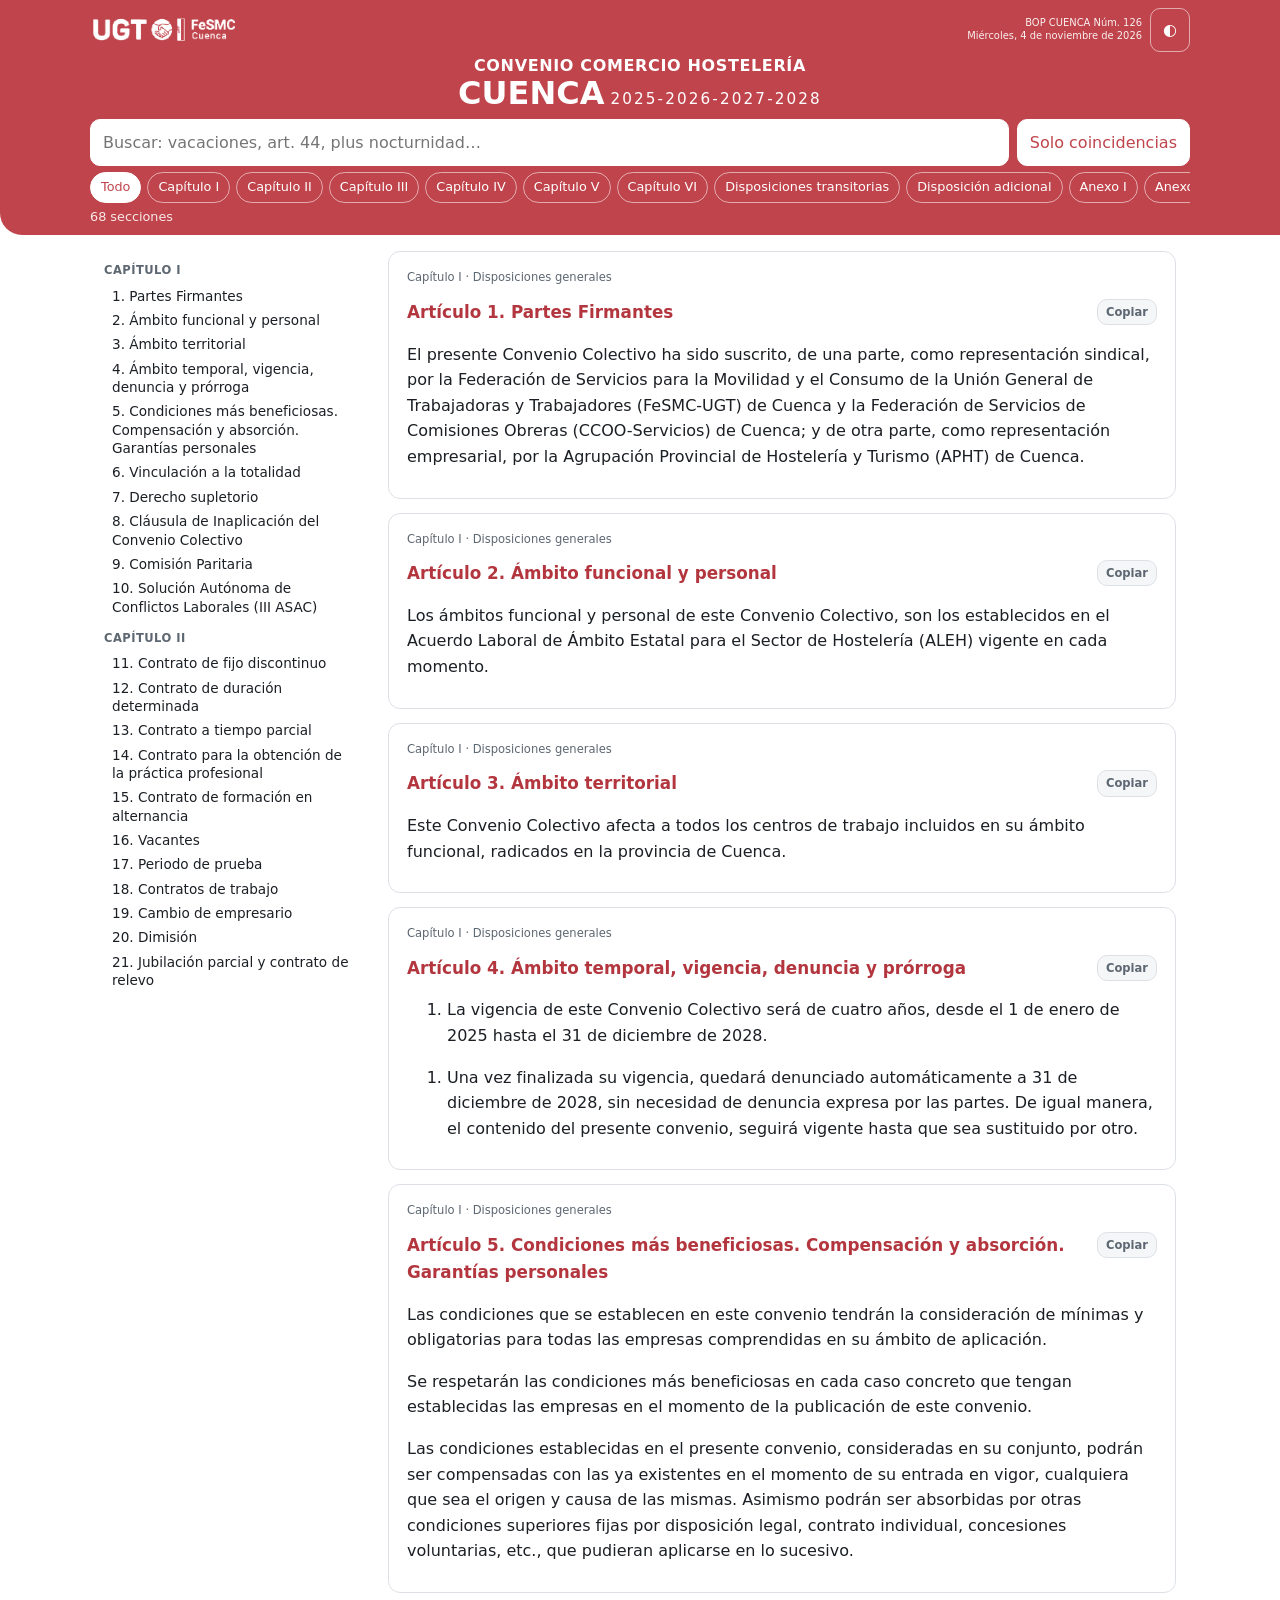
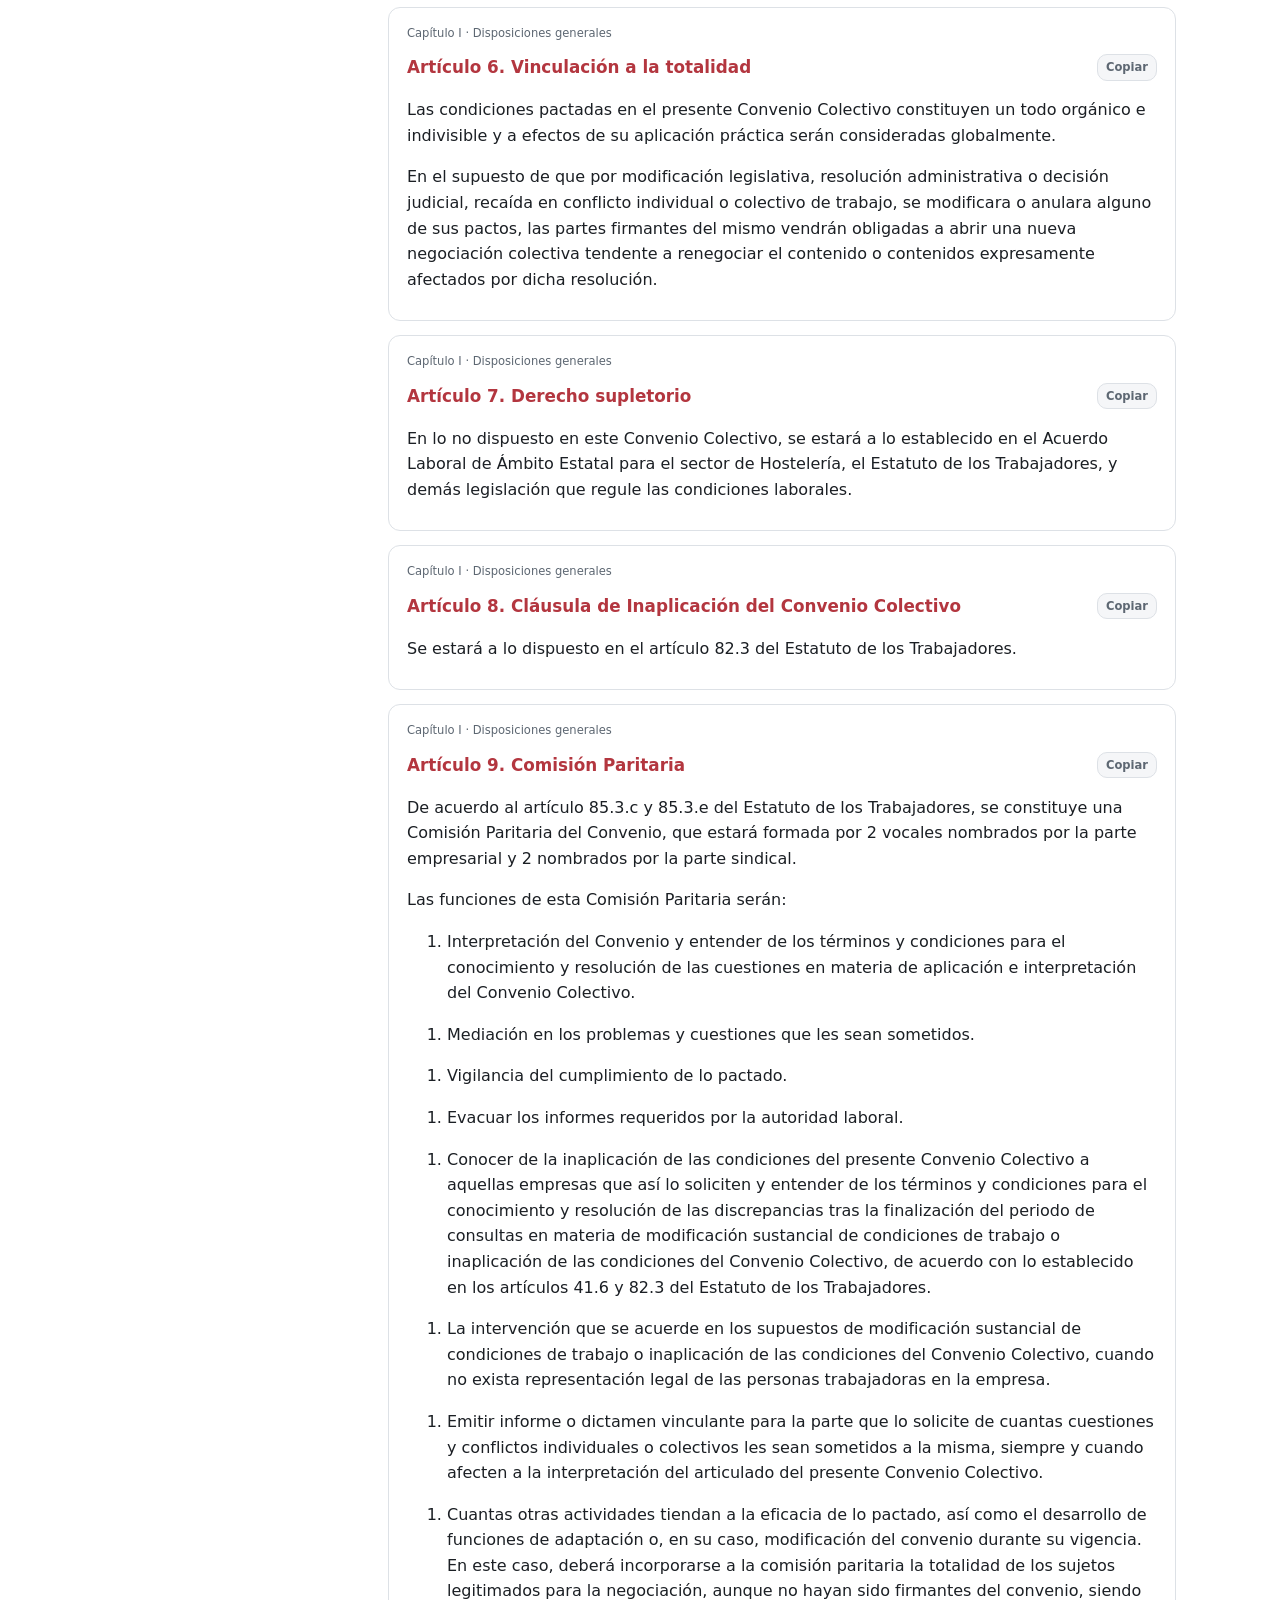
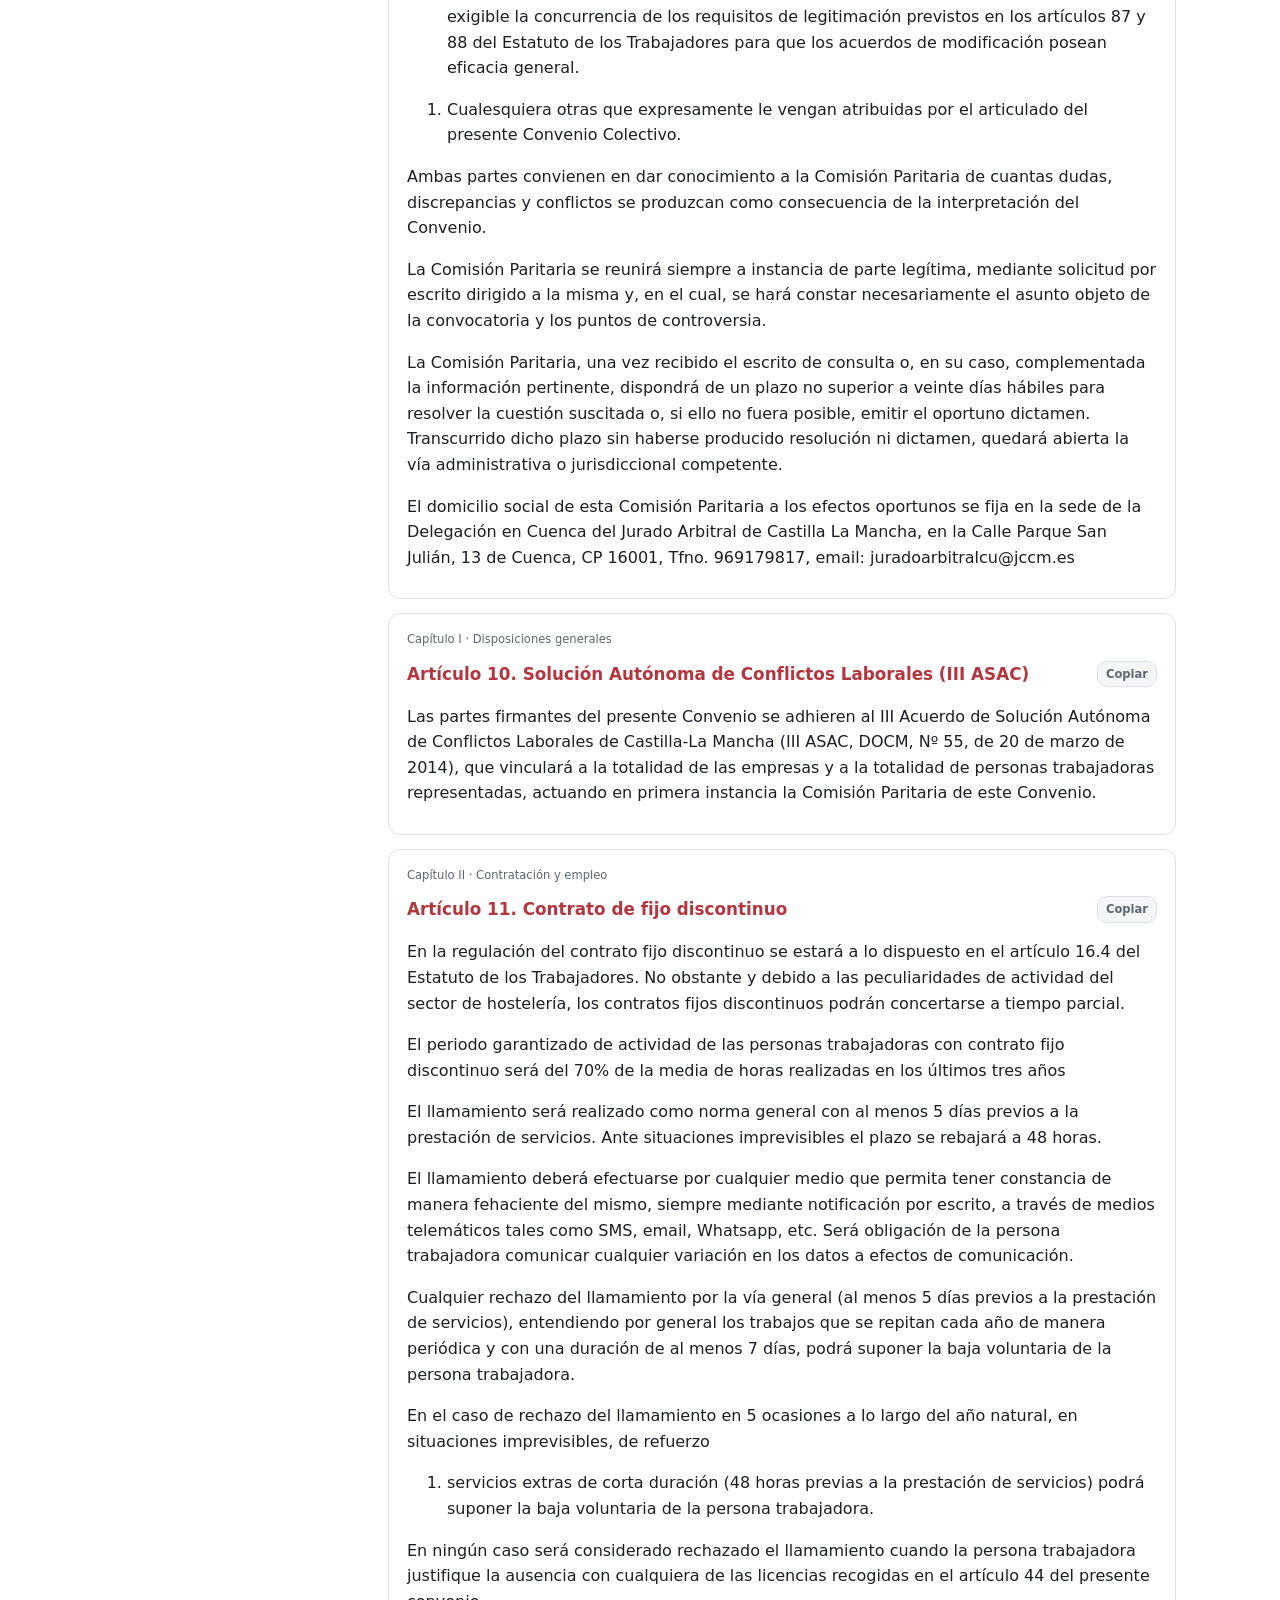
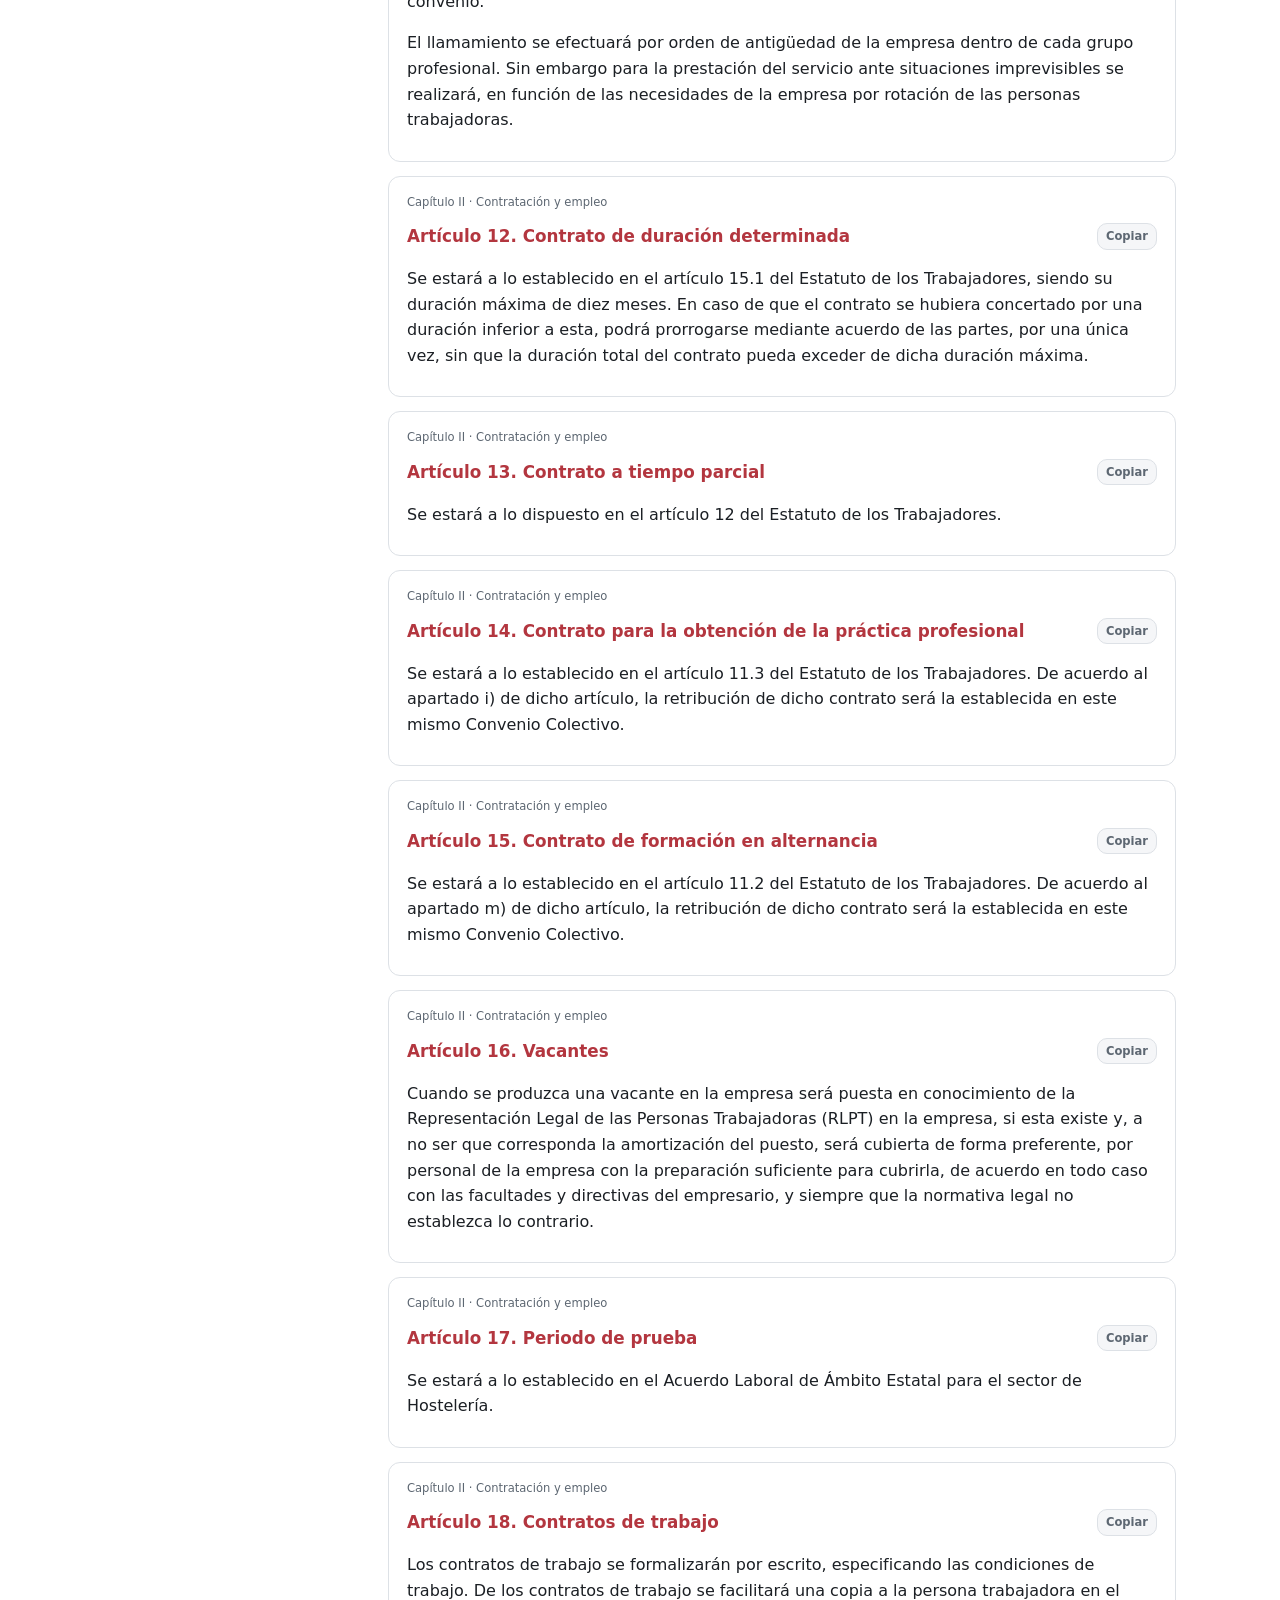
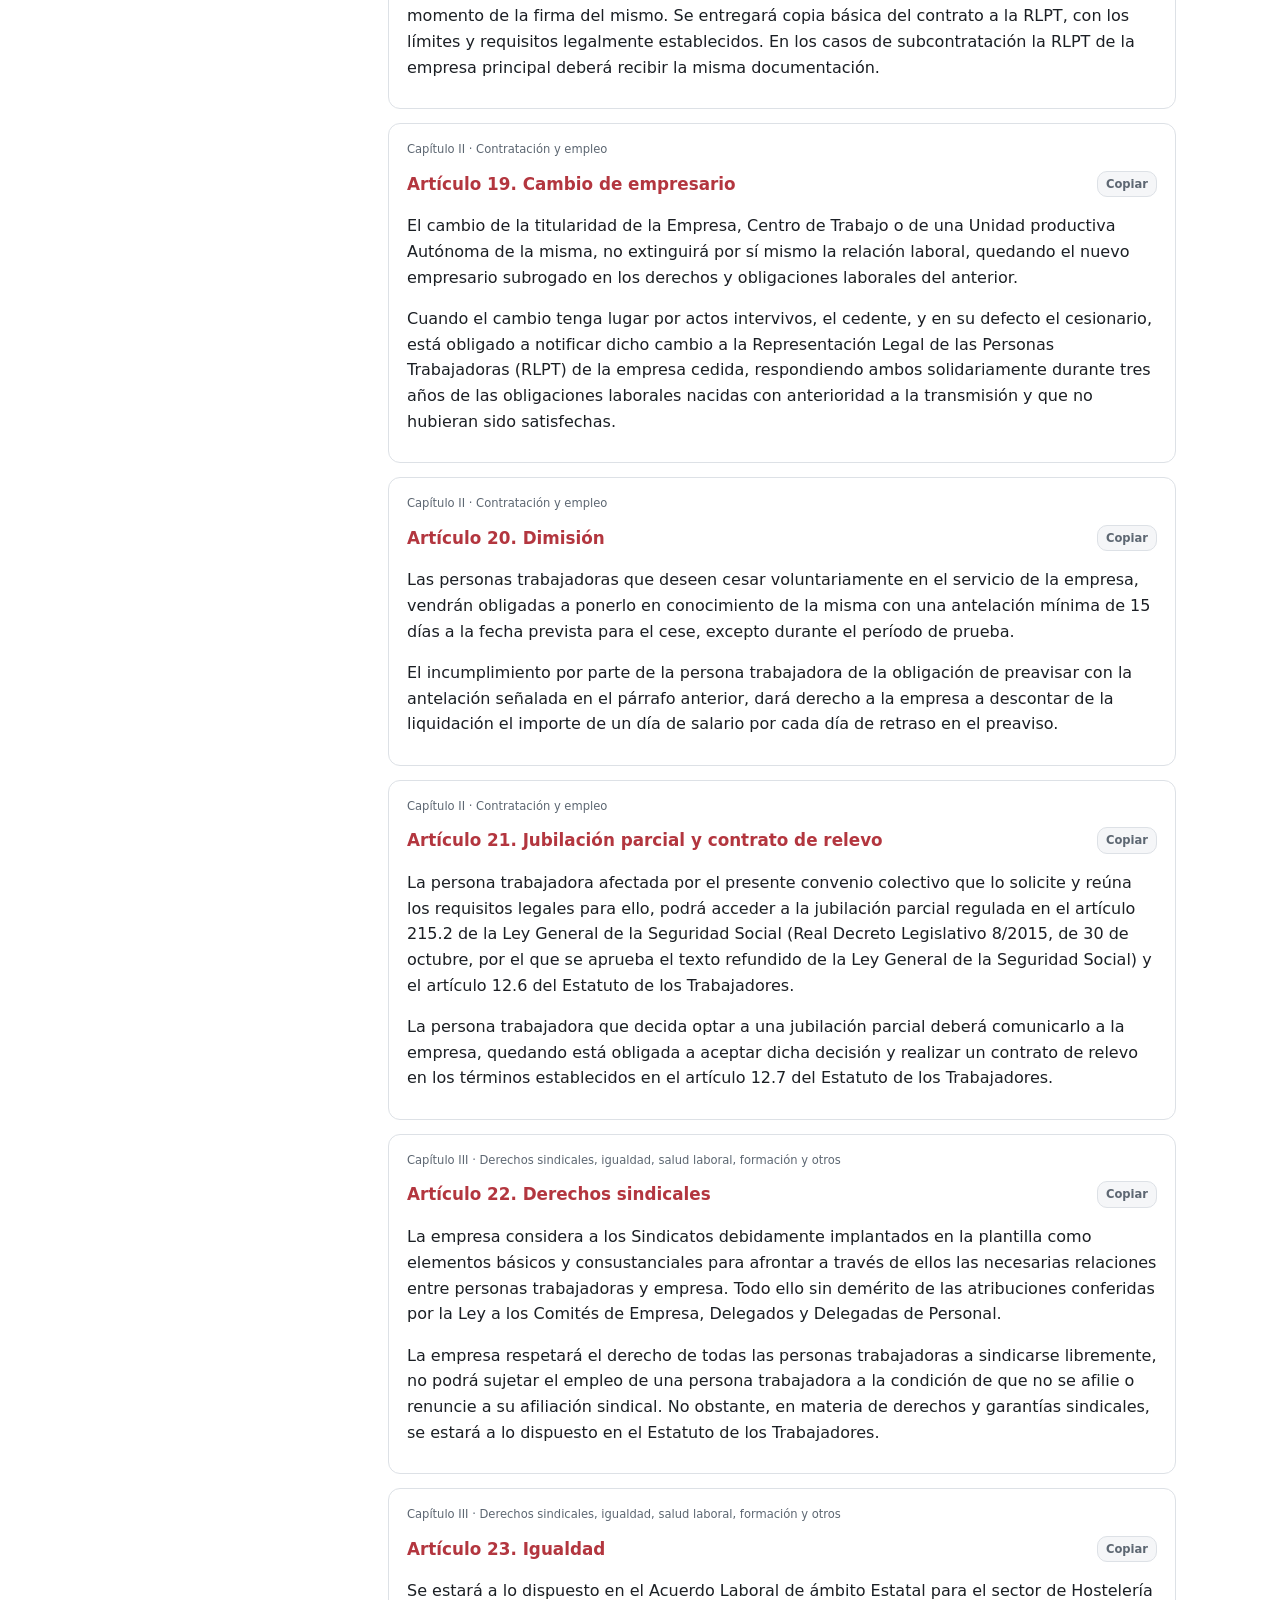
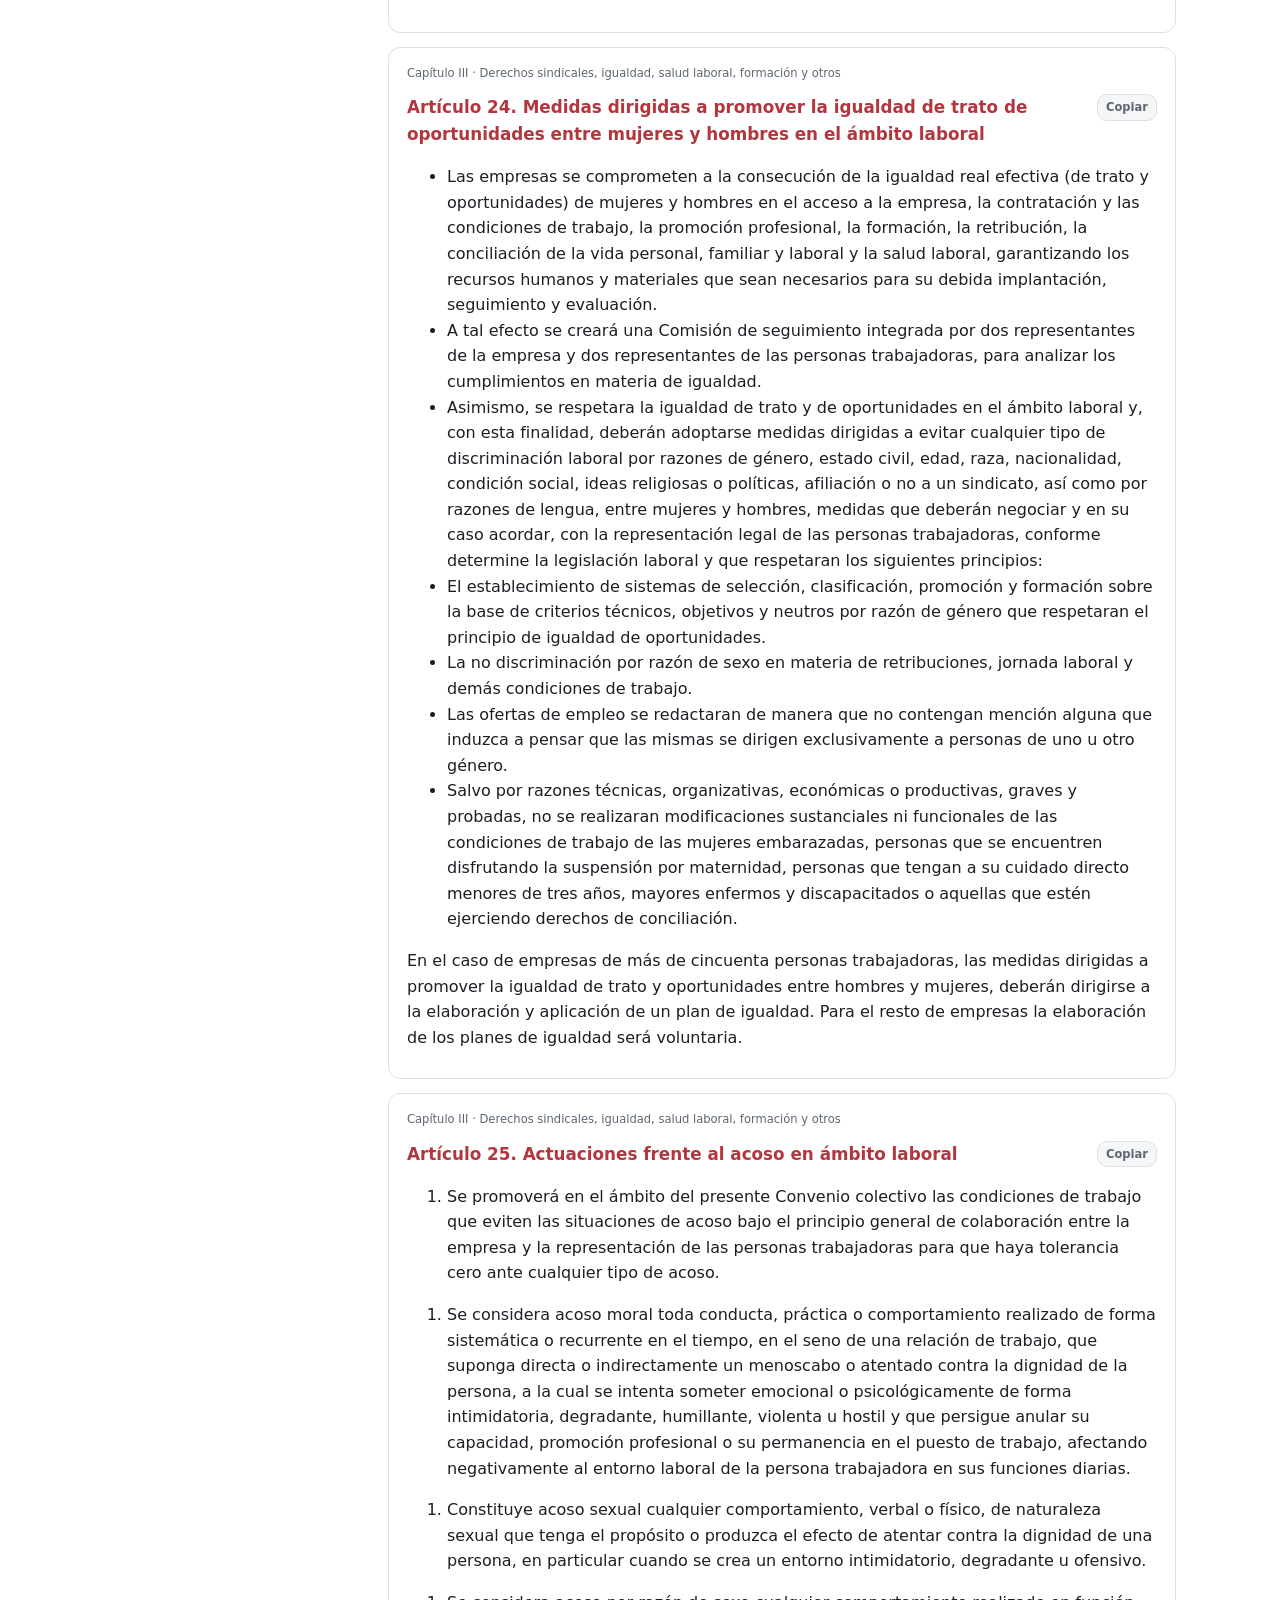
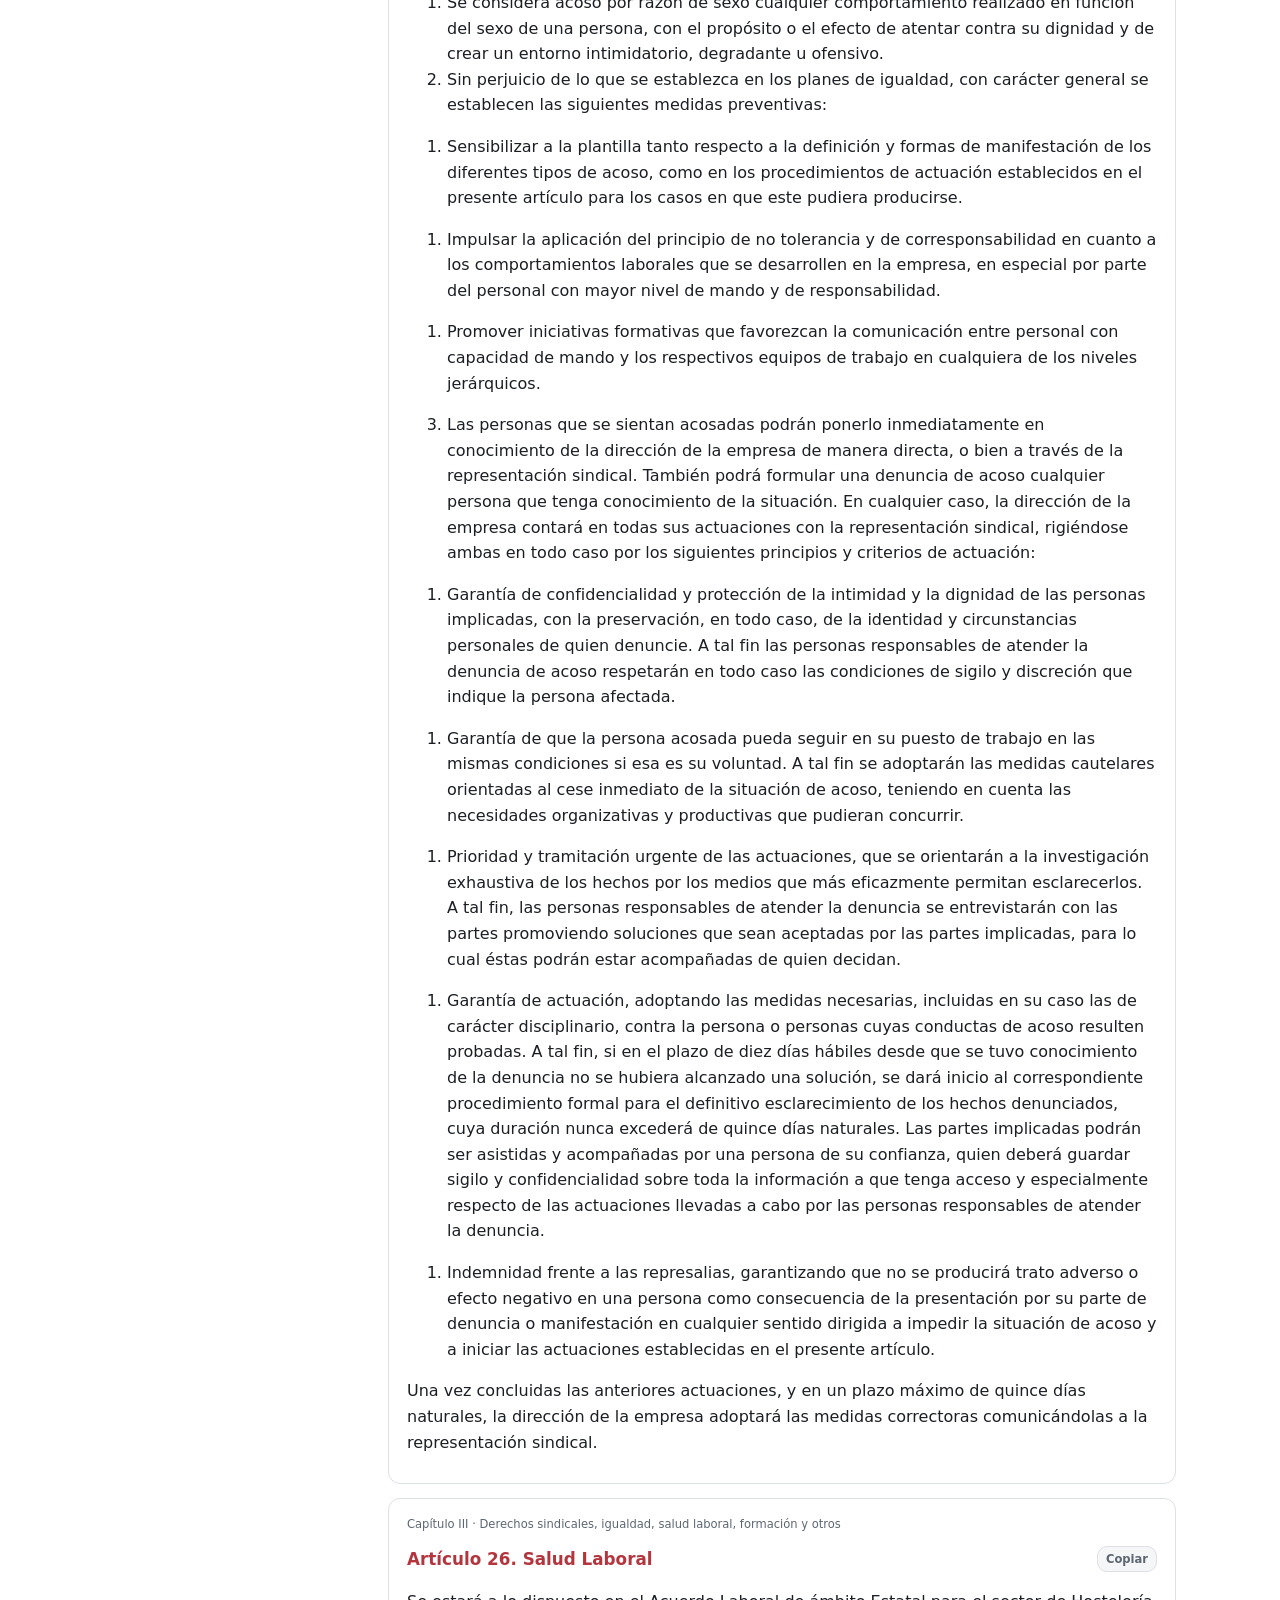
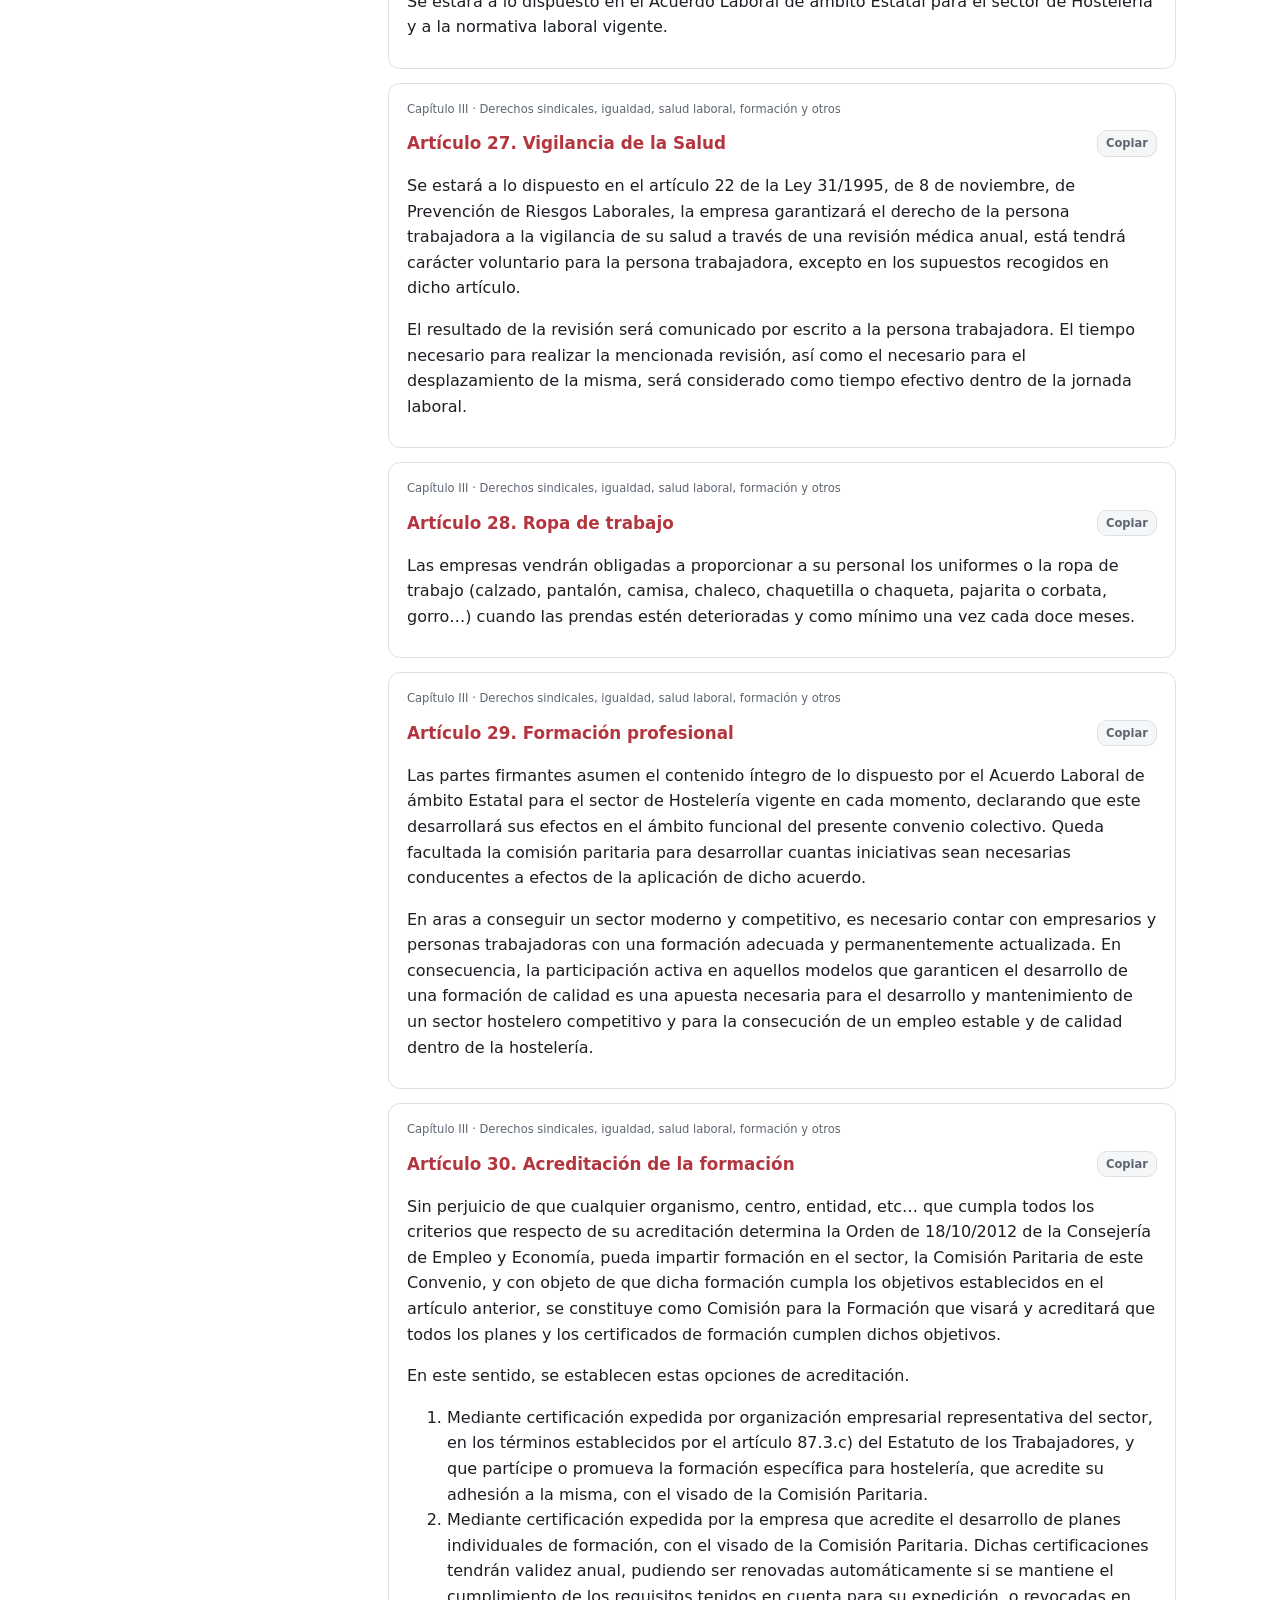
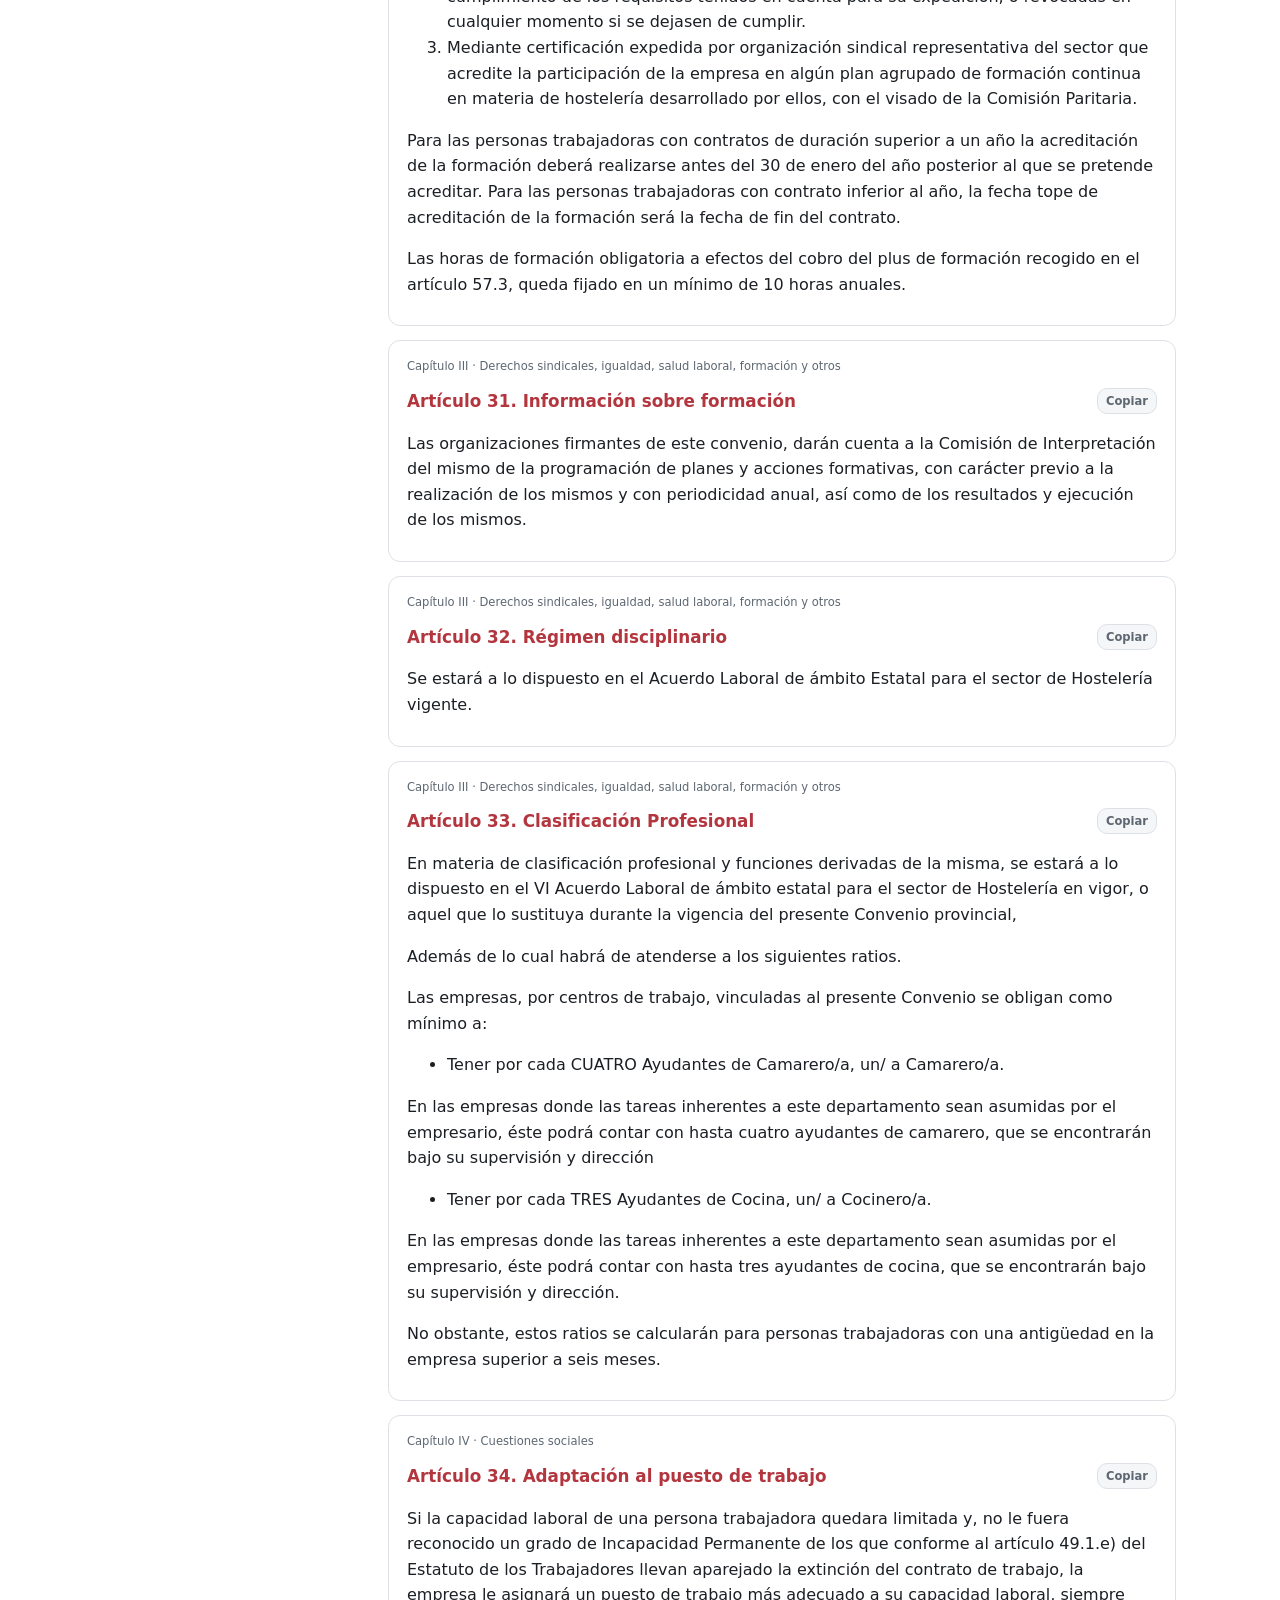
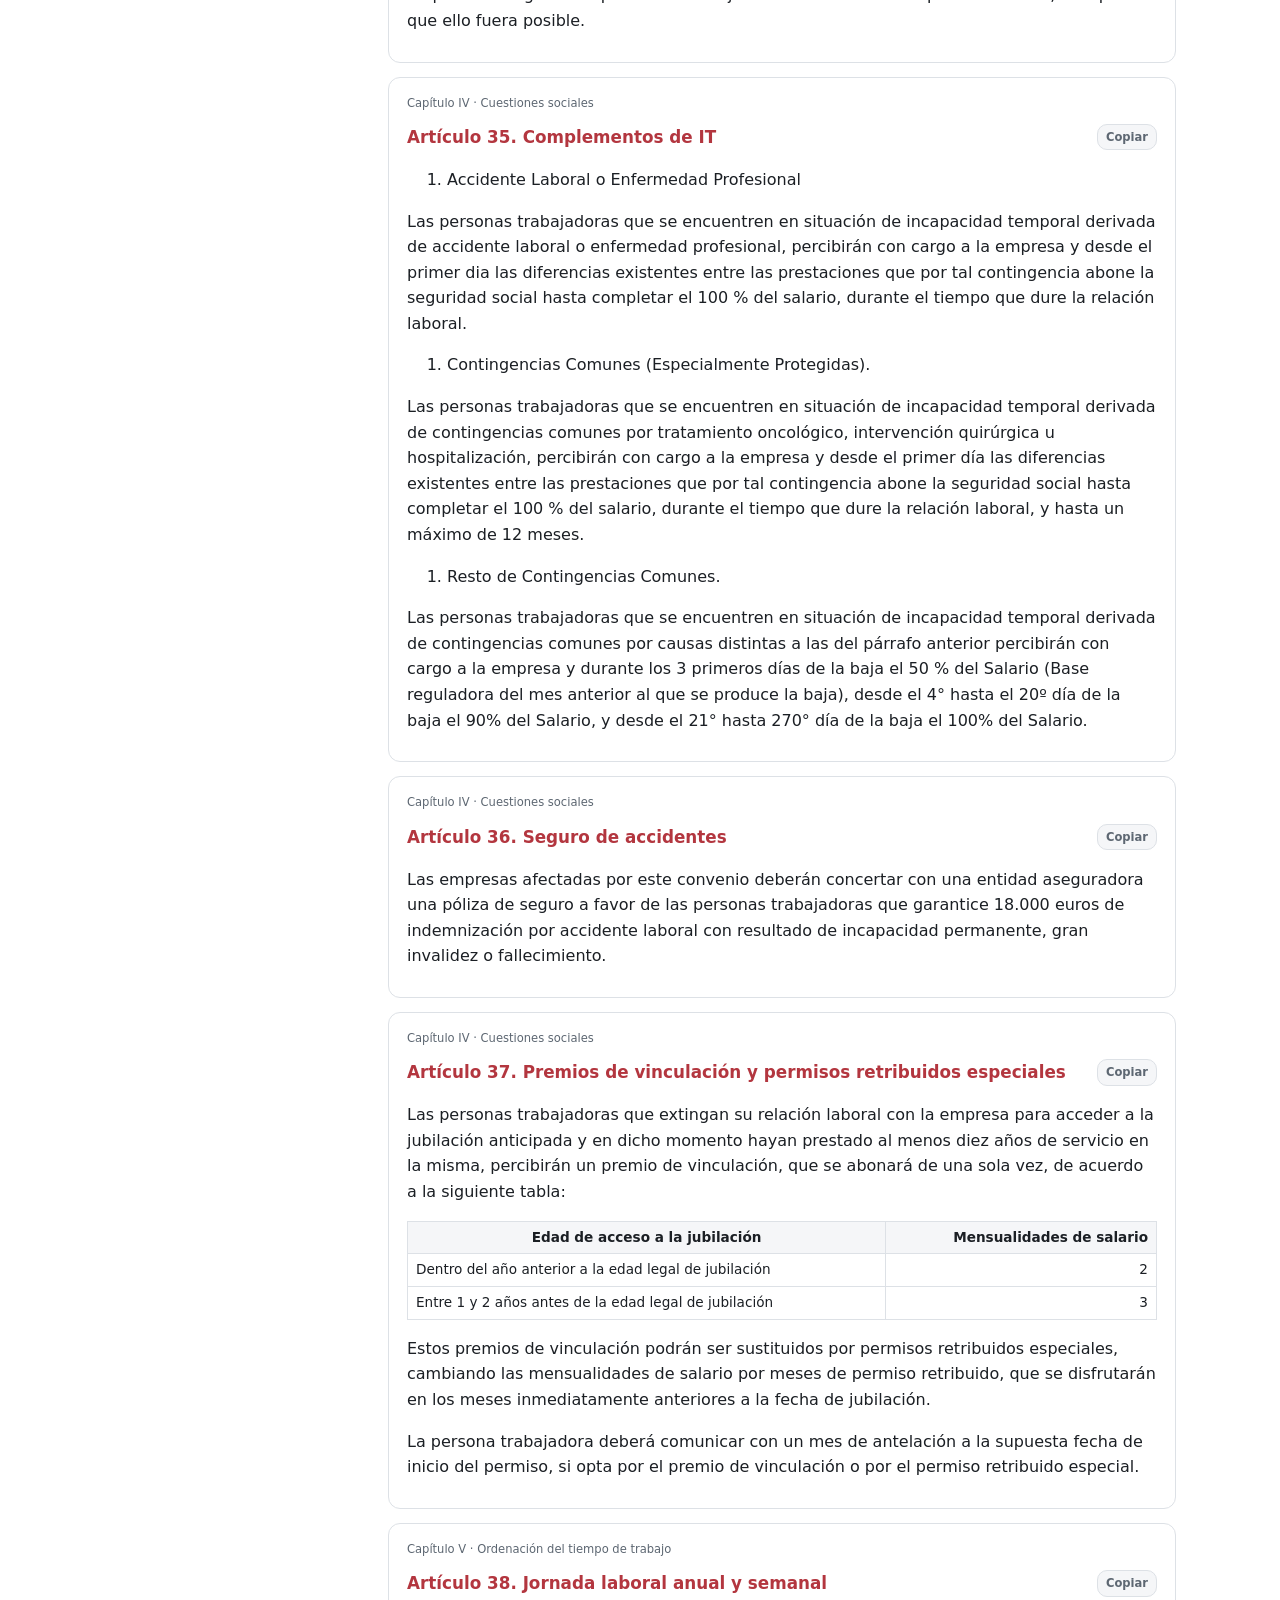
<file: index3.html>
<!DOCTYPE html>
<html lang="es"><head><meta charset="utf-8">
<meta name="viewport" content="width=device-width, initial-scale=1, viewport-fit=cover">
<title>Convenio de Hostelería de Cuenca 2025–2028 · FeSMC-UGT Cuenca</title>
<style>
:root{--bg:#fff;--sf:#f5f6f8;--tx:#1b1f24;--mu:#5d6772;--bd:#dde1e6;--ac:#b3363f;--hd:#c0444c;--mk:#ffe58a;--mt:#1b1f24;
box-sizing:border-box;padding-top:env(safe-area-inset-top,0px);padding-bottom:env(safe-area-inset-bottom,0px)}
@media(prefers-color-scheme:dark){:root:not([data-theme="light"]){--bg:#15181c;--sf:#1e2227;--tx:#e8eaed;--mu:#9aa4af;--bd:#333a42;--ac:#ff7a85;--hd:#7d2a31;--mk:#7a6200;--mt:#fff}}
:root[data-theme="dark"]{--bg:#15181c;--sf:#1e2227;--tx:#e8eaed;--mu:#9aa4af;--bd:#333a42;--ac:#ff7a85;--hd:#7d2a31;--mk:#7a6200;--mt:#fff}
html{scroll-padding-top:calc(env(safe-area-inset-top,0px) + 130px)}
*{box-sizing:border-box}body{margin:0;background:var(--bg);color:var(--tx);font:16px/1.6 system-ui,-apple-system,"Segoe UI",Roboto,sans-serif}
body::before{content:"";position:fixed;inset:0 0 auto;height:env(safe-area-inset-top,0px);background:var(--hd);z-index:10}
.in{max-width:1100px;margin:auto}
.hero{background:var(--hd);color:#fff;padding:8px 14px 4px}
.top{display:flex;justify-content:space-between;align-items:center;gap:8px}.lg{height:30px;width:auto}
.tt{text-align:center;margin:4px 0 2px;line-height:1.25}
.s2{font-size:clamp(.78rem,3.4vw,1rem);letter-spacing:.04em}
.s4{font-size:clamp(1.5rem,7vw,2rem);line-height:1.1}
.s5{letter-spacing:.14em;font-size:clamp(.7rem,3.2vw,.95rem);margin-left:6px}.bop{flex:1;text-align:right;font-size:.62rem;line-height:1.3;opacity:.92}
.hero button,.bar button{background:transparent;color:#fff;border-color:rgba(255,255,255,.55)}
.bar{position:sticky;top:env(safe-area-inset-top,0px);z-index:9;background:var(--hd);color:#fff;padding:2px 14px 8px;border-radius:0 0 0 22px}
.bar button.on{background:#fff;color:var(--hd);border-color:#fff}.bar #q{background:#fff;color:#1b1f24;border-color:#fff}
.row{display:flex;gap:8px}
#q{flex:1;min-width:0;font:inherit;padding:10px 12px;border:1px solid var(--bd);border-radius:10px;background:var(--sf);color:var(--tx)}
button{font:inherit;border:1px solid var(--bd);background:var(--sf);color:var(--tx);border-radius:10px;padding:8px 12px;cursor:pointer}
button.on{background:var(--ac);color:#fff;border-color:var(--ac)}
#chips{display:flex;gap:6px;overflow-x:auto;padding:6px 0 0;scrollbar-width:thin}
#chips button{white-space:nowrap;font-size:.8rem;padding:4px 10px;border-radius:99px}
#st{font-size:.8rem;color:rgba(255,255,255,.88);margin-top:4px}
.wrap{max-width:1100px;margin:auto;display:grid;grid-template-columns:260px 1fr;gap:24px;padding:16px 14px 60px}
nav{position:sticky;top:calc(env(safe-area-inset-top,0px) + 130px);align-self:start;max-height:calc(100vh - 160px);overflow:auto;font-size:.85rem}
nav b{display:block;margin:10px 0 4px;color:var(--mu);font-size:.72rem;text-transform:uppercase;letter-spacing:.04em}
nav a{display:block;padding:3px 8px;color:var(--tx);text-decoration:none;border-radius:6px;line-height:1.35}
nav a:hover{background:var(--sf)}
section{border:1px solid var(--bd);border-radius:12px;padding:6px 18px 12px;margin:0 0 14px;background:var(--bg)}
section h2{font-size:1.05rem;margin:12px 0 6px;display:flex;justify-content:space-between;gap:8px;align-items:flex-start;color:var(--ac)}
section h2 button{font-size:.72rem;padding:3px 8px;flex:none;color:var(--mu)}
section .c{font-size:.72rem;color:var(--mu);margin-top:10px}
.tbl{overflow-x:auto;margin:8px 0}table{border-collapse:collapse;font-size:.85rem;min-width:100%}
td,th{border:1px solid var(--bd);padding:5px 8px;vertical-align:top}th{background:var(--sf)}
mark{background:var(--mk);color:var(--mt);border-radius:3px;padding:0 1px}
#none{display:none;text-align:center;color:var(--mu);padding:40px 0}
@media(max-width:800px){.wrap{grid-template-columns:1fr}nav{display:none}section{padding:4px 14px 10px}}
@media print{.bar,nav,button{display:none}.hero{background:none;color:#000}.wrap{display:block}section{break-inside:avoid;border:0}}
</style></head><body>
<div class="hero"><div class="in">
<div class="top"><img class="lg" alt="FeSMC UGT Cuenca" src="[data-uri]"><div class="bop">BOP CUENCA Núm. 126<br>Miércoles, 4 de noviembre de 2026</div><button id="th" title="Tema">◐</button></div>
<div class="tt"><b class="s2">CONVENIO COMERCIO HOSTELERÍA</b><div><b class="s4">CUENCA</b><span class="s5">2025-2026-2027-2028</span></div></div></div></div>
<header class="bar"><div class="in">
<div class="row"><input id="q" type="search" placeholder="Buscar: vacaciones, art. 44, plus nocturnidad…" autocomplete="off"><button id="only" class="on" title="Mostrar solo coincidencias">Solo coincidencias</button></div>
<div id="chips"></div><div id="st"></div></div></header>
<div class="wrap"><nav id="nav"></nav><main id="main"><div id="none">Sin resultados. Prueba con otras palabras.</div></main></div>
<script type="application/json" id="d">[{"id": "art-1", "t": "Artículo 1. Partes Firmantes", "k": "art", "c": "Capítulo I · Disposiciones generales", "n": 1, "h": "<p>El presente Convenio Colectivo ha sido suscrito, de una parte, como representación sindical, por la Federación de Servicios para la Movilidad y el Consumo de la Unión General de Trabajadoras y Trabajadores (FeSMC-UGT) de Cuenca y la Federación de Servicios de Comisiones Obreras (CCOO-Servicios) de Cuenca; y de otra parte, como representación empresarial, por la Agrupación Provincial de Hostelería y Turismo (APHT) de Cuenca.<\/p>", "x": "El presente Convenio Colectivo ha sido suscrito, de una parte, como representación sindical, por la Federación de Servicios para la Movilidad y el Consumo de la Unión General de Trabajadoras y Trabajadores (FeSMC-UGT) de Cuenca y la Federación de Servicios de Comisiones Obreras (CCOO-Servicios) de Cuenca; y de otra parte, como representación empresarial, por la Agrupación Provincial de Hostelería y Turismo (APHT) de Cuenca."}, {"id": "art-2", "t": "Artículo 2. Ámbito funcional y personal", "k": "art", "c": "Capítulo I · Disposiciones generales", "n": 2, "h": "<p>Los ámbitos funcional y personal de este Convenio Colectivo, son los establecidos en el Acuerdo Laboral de Ámbito Estatal para el Sector de Hostelería (ALEH) vigente en cada momento.<\/p>", "x": "Los ámbitos funcional y personal de este Convenio Colectivo, son los establecidos en el Acuerdo Laboral de Ámbito Estatal para el Sector de Hostelería (ALEH) vigente en cada momento."}, {"id": "art-3", "t": "Artículo 3. Ámbito territorial", "k": "art", "c": "Capítulo I · Disposiciones generales", "n": 3, "h": "<p>Este Convenio Colectivo afecta a todos los centros de trabajo incluidos en su ámbito funcional, radicados en la provincia de Cuenca.<\/p>", "x": "Este Convenio Colectivo afecta a todos los centros de trabajo incluidos en su ámbito funcional, radicados en la provincia de Cuenca."}, {"id": "art-4", "t": "Artículo 4. Ámbito temporal, vigencia, denuncia y prórroga", "k": "art", "c": "Capítulo I · Disposiciones generales", "n": 4, "h": "<ol>\n<li>La vigencia de este Convenio Colectivo será de cuatro años, desde el 1 de enero de 2025 hasta el 31 de diciembre de 2028.<\/li>\n<\/ol><ol>\n<li>Una vez finalizada su vigencia, quedará denunciado automáticamente a 31 de diciembre de 2028, sin necesidad de denuncia expresa por las partes. De igual manera, el contenido del presente convenio, seguirá vigente hasta que sea sustituido por otro.<\/li>\n<\/ol>", "x": " La vigencia de este Convenio Colectivo será de cuatro años, desde el 1 de enero de 2025 hasta el 31 de diciembre de 2028. Una vez finalizada su vigencia, quedará denunciado automáticamente a 31 de diciembre de 2028, sin necesidad de denuncia expresa por las partes. De igual manera, el contenido del presente convenio, seguirá vigente hasta que sea sustituido por otro. "}, {"id": "art-5", "t": "Artículo 5. Condiciones más beneficiosas. Compensación y absorción. Garantías personales", "k": "art", "c": "Capítulo I · Disposiciones generales", "n": 5, "h": "<p>Las condiciones que se establecen en este convenio tendrán la consideración de mínimas y obligatorias para todas las empresas comprendidas en su ámbito de aplicación.<\/p><p>Se respetarán las condiciones más beneficiosas en cada caso concreto que tengan establecidas las empresas en el momento de la publicación de este convenio.<\/p><p>Las condiciones establecidas en el presente convenio, consideradas en su conjunto, podrán ser compensadas con las ya existentes en el momento de su entrada en vigor, cualquiera que sea el origen y causa de las mismas. Asimismo podrán ser absorbidas por otras condiciones superiores fijas por disposición legal, contrato individual, concesiones voluntarias, etc., que pudieran aplicarse en lo sucesivo.<\/p>", "x": "Las condiciones que se establecen en este convenio tendrán la consideración de mínimas y obligatorias para todas las empresas comprendidas en su ámbito de aplicación. Se respetarán las condiciones más beneficiosas en cada caso concreto que tengan establecidas las empresas en el momento de la publicación de este convenio. Las condiciones establecidas en el presente convenio, consideradas en su conjunto, podrán ser compensadas con las ya existentes en el momento de su entrada en vigor, cualquiera que sea el origen y causa de las mismas. Asimismo podrán ser absorbidas por otras condiciones superiores fijas por disposición legal, contrato individual, concesiones voluntarias, etc., que pudieran aplicarse en lo sucesivo."}, {"id": "art-6", "t": "Artículo 6. Vinculación a la totalidad", "k": "art", "c": "Capítulo I · Disposiciones generales", "n": 6, "h": "<p>Las condiciones pactadas en el presente Convenio Colectivo constituyen un todo orgánico e indivisible y a efectos de su aplicación práctica serán consideradas globalmente.<\/p><p>En el supuesto de que por modificación legislativa, resolución administrativa o decisión judicial, recaída en conflicto individual o colectivo de trabajo, se modificara o anulara alguno de sus pactos, las partes firmantes del mismo vendrán obligadas a abrir una nueva negociación colectiva tendente a renegociar el contenido o contenidos expresamente afectados por dicha resolución.<\/p>", "x": "Las condiciones pactadas en el presente Convenio Colectivo constituyen un todo orgánico e indivisible y a efectos de su aplicación práctica serán consideradas globalmente. En el supuesto de que por modificación legislativa, resolución administrativa o decisión judicial, recaída en conflicto individual o colectivo de trabajo, se modificara o anulara alguno de sus pactos, las partes firmantes del mismo vendrán obligadas a abrir una nueva negociación colectiva tendente a renegociar el contenido o contenidos expresamente afectados por dicha resolución."}, {"id": "art-7", "t": "Artículo 7. Derecho supletorio", "k": "art", "c": "Capítulo I · Disposiciones generales", "n": 7, "h": "<p>En lo no dispuesto en este Convenio Colectivo, se estará a lo establecido en el Acuerdo Laboral de Ámbito Estatal para el sector de Hostelería, el Estatuto de los Trabajadores, y demás legislación que regule las condiciones laborales.<\/p>", "x": "En lo no dispuesto en este Convenio Colectivo, se estará a lo establecido en el Acuerdo Laboral de Ámbito Estatal para el sector de Hostelería, el Estatuto de los Trabajadores, y demás legislación que regule las condiciones laborales."}, {"id": "art-8", "t": "Artículo 8. Cláusula de Inaplicación del Convenio Colectivo", "k": "art", "c": "Capítulo I · Disposiciones generales", "n": 8, "h": "<p>Se estará a lo dispuesto en el artículo 82.3 del Estatuto de los Trabajadores.<\/p>", "x": "Se estará a lo dispuesto en el artículo 82.3 del Estatuto de los Trabajadores."}, {"id": "art-9", "t": "Artículo 9. Comisión Paritaria", "k": "art", "c": "Capítulo I · Disposiciones generales", "n": 9, "h": "<p>De acuerdo al artículo 85.3.c y 85.3.e del Estatuto de los Trabajadores, se constituye una Comisión Paritaria del Convenio, que estará formada por 2 vocales nombrados por la parte empresarial y 2 nombrados por la parte sindical.<\/p><p>Las funciones de esta Comisión Paritaria serán:<\/p><ol>\n<li>Interpretación del Convenio y entender de los términos y condiciones para el conocimiento y resolución de las cuestiones en materia de aplicación e interpretación del Convenio Colectivo.<\/li>\n<\/ol><ol>\n<li>Mediación en los problemas y cuestiones que les sean sometidos.<\/li>\n<\/ol><ol>\n<li>Vigilancia del cumplimiento de lo pactado.<\/li>\n<\/ol><ol>\n<li>Evacuar los informes requeridos por la autoridad laboral.<\/li>\n<\/ol><ol>\n<li>Conocer de la inaplicación de las condiciones del presente Convenio Colectivo a aquellas empresas que así lo soliciten y entender de los términos y condiciones para el conocimiento y resolución de las discrepancias tras la finalización del periodo de consultas en materia de modificación sustancial de condiciones de trabajo o inaplicación de las condiciones del Convenio Colectivo, de acuerdo con lo establecido en los artículos 41.6 y 82.3 del Estatuto de los Trabajadores.<\/li>\n<\/ol><ol>\n<li>La intervención que se acuerde en los supuestos de modificación sustancial de condiciones de trabajo o inaplicación de las condiciones del Convenio Colectivo, cuando no exista representación legal de las personas trabajadoras en la empresa.<\/li>\n<\/ol><ol>\n<li>Emitir informe o dictamen vinculante para la parte que lo solicite de cuantas cuestiones y conflictos individuales o colectivos les sean sometidos a la misma, siempre y cuando afecten a la interpretación del articulado del presente Convenio Colectivo.<\/li>\n<\/ol><ol>\n<li>Cuantas otras actividades tiendan a la eficacia de lo pactado, así como el desarrollo de funciones de adaptación o, en su caso, modificación del convenio durante su vigencia. En este caso, deberá incorporarse a la comisión paritaria la totalidad de los sujetos legitimados para la negociación, aunque no hayan sido firmantes del convenio, siendo exigible la concurrencia de los requisitos de legitimación previstos en los artículos 87 y 88 del Estatuto de los Trabajadores para que los acuerdos de modificación posean eficacia general.<\/li>\n<\/ol><ol>\n<li>Cualesquiera otras que expresamente le vengan atribuidas por el articulado del presente Convenio Colectivo.<\/li>\n<\/ol><p>Ambas partes convienen en dar conocimiento a la Comisión Paritaria de cuantas dudas, discrepancias y conflictos se produzcan como consecuencia de la interpretación del Convenio.<\/p><p>La Comisión Paritaria se reunirá siempre a instancia de parte legítima, mediante solicitud por escrito dirigido a la misma y, en el cual, se hará constar necesariamente el asunto objeto de la convocatoria y los puntos de controversia.<\/p><p>La Comisión Paritaria, una vez recibido el escrito de consulta o, en su caso, complementada la información pertinente, dispondrá de un plazo no superior a veinte días hábiles para resolver la cuestión suscitada o, si ello no fuera posible, emitir el oportuno dictamen. Transcurrido dicho plazo sin haberse producido resolución ni dictamen, quedará abierta la vía administrativa o jurisdiccional competente.<\/p><p>El domicilio social de esta Comisión Paritaria a los efectos oportunos se fija en la sede de la Delegación en Cuenca del Jurado Arbitral de Castilla La Mancha, en la Calle Parque San Julián, 13 de Cuenca, CP 16001, Tfno. 969179817, email: <a>juradoarbitralcu@jccm.es<\/a><\/p>", "x": "De acuerdo al artículo 85.3.c y 85.3.e del Estatuto de los Trabajadores, se constituye una Comisión Paritaria del Convenio, que estará formada por 2 vocales nombrados por la parte empresarial y 2 nombrados por la parte sindical. Las funciones de esta Comisión Paritaria serán: Interpretación del Convenio y entender de los términos y condiciones para el conocimiento y resolución de las cuestiones en materia de aplicación e interpretación del Convenio Colectivo. Mediación en los problemas y cuestiones que les sean sometidos. Vigilancia del cumplimiento de lo pactado. Evacuar los informes requeridos por la autoridad laboral. Conocer de la inaplicación de las condiciones del presente Convenio Colectivo a aquellas empresas que así lo soliciten y entender de los términos y condiciones para el conocimiento y resolución de las discrepancias tras la finalización del periodo de consultas en materia de modificación sustancial de condiciones de trabajo o inaplicación de las condiciones del Convenio Colectivo, de acuerdo con lo establecido en los artículos 41.6 y 82.3 del Estatuto de los Trabajadores. La intervención que se acuerde en los supuestos de modificación sustancial de condiciones de trabajo o inaplicación de las condiciones del Convenio Colectivo, cuando no exista representación legal de las personas trabajadoras en la empresa. Emitir informe o dictamen vinculante para la parte que lo solicite de cuantas cuestiones y conflictos individuales o colectivos les sean sometidos a la misma, siempre y cuando afecten a la interpretación del articulado del presente Convenio Colectivo. Cuantas otras actividades tiendan a la eficacia de lo pactado, así como el desarrollo de funciones de adaptación o, en su caso, modificación del convenio durante su vigencia. En este caso, deberá incorporarse a la comisión paritaria la totalidad de los sujetos legitimados para la negociación, aunque no hayan sido firmantes del convenio, siendo exigible la concurrencia de los requisitos de legitimación previstos en los artículos 87 y 88 del Estatuto de los Trabajadores para que los acuerdos de modificación posean eficacia general. Cualesquiera otras que expresamente le vengan atribuidas por el articulado del presente Convenio Colectivo. Ambas partes convienen en dar conocimiento a la Comisión Paritaria de cuantas dudas, discrepancias y conflictos se produzcan como consecuencia de la interpretación del Convenio. La Comisión Paritaria se reunirá siempre a instancia de parte legítima, mediante solicitud por escrito dirigido a la misma y, en el cual, se hará constar necesariamente el asunto objeto de la convocatoria y los puntos de controversia. La Comisión Paritaria, una vez recibido el escrito de consulta o, en su caso, complementada la información pertinente, dispondrá de un plazo no superior a veinte días hábiles para resolver la cuestión suscitada o, si ello no fuera posible, emitir el oportuno dictamen. Transcurrido dicho plazo sin haberse producido resolución ni dictamen, quedará abierta la vía administrativa o jurisdiccional competente. El domicilio social de esta Comisión Paritaria a los efectos oportunos se fija en la sede de la Delegación en Cuenca del Jurado Arbitral de Castilla La Mancha, en la Calle Parque San Julián, 13 de Cuenca, CP 16001, Tfno. 969179817, email: juradoarbitralcu@jccm.es"}, {"id": "art-10", "t": "Artículo 10. Solución Autónoma de Conflictos Laborales (III ASAC)", "k": "art", "c": "Capítulo I · Disposiciones generales", "n": 10, "h": "<p>Las partes firmantes del presente Convenio se adhieren al III Acuerdo de Solución Autónoma de Conflictos Laborales de Castilla-La Mancha (III ASAC, DOCM, Nº 55, de 20 de marzo de 2014), que vinculará a la totalidad de las empresas y a la totalidad de personas trabajadoras representadas, actuando en primera instancia la Comisión Paritaria de este Convenio.<\/p>", "x": "Las partes firmantes del presente Convenio se adhieren al III Acuerdo de Solución Autónoma de Conflictos Laborales de Castilla-La Mancha (III ASAC, DOCM, Nº 55, de 20 de marzo de 2014), que vinculará a la totalidad de las empresas y a la totalidad de personas trabajadoras representadas, actuando en primera instancia la Comisión Paritaria de este Convenio."}, {"id": "art-11", "t": "Artículo 11. Contrato de fijo discontinuo", "k": "art", "c": "Capítulo II · Contratación y empleo", "n": 11, "h": "<p>En la regulación del contrato fijo discontinuo se estará a lo dispuesto en el artículo 16.4 del Estatuto de los Trabajadores. No obstante y debido a las peculiaridades de actividad del sector de hostelería, los contratos fijos discontinuos podrán concertarse a tiempo parcial.<\/p><p>El periodo garantizado de actividad de las personas trabajadoras con contrato fijo discontinuo será del 70% de la media de horas realizadas en los últimos tres años<\/p><p>El llamamiento será realizado como norma general con al menos 5 días previos a la prestación de servicios. Ante situaciones imprevisibles el plazo se rebajará a 48 horas.<\/p><p>El llamamiento deberá efectuarse por cualquier medio que permita tener constancia de manera fehaciente del mismo, siempre mediante notificación por escrito, a través de medios telemáticos tales como SMS, email, Whatsapp, etc. Será obligación de la persona trabajadora comunicar cualquier variación en los datos a efectos de comunicación.<\/p><p>Cualquier rechazo del llamamiento por la vía general (al menos 5 días previos a la prestación de servicios), entendiendo por general los trabajos que se repitan cada año de manera periódica y con una duración de al menos 7 días, podrá suponer la baja voluntaria de la persona trabajadora.<\/p><p>En el caso de rechazo del llamamiento en 5 ocasiones a lo largo del año natural, en situaciones imprevisibles, de refuerzo <\/p><ol>\n<li>servicios extras de corta duración (48 horas previas a la prestación de servicios) podrá suponer la baja voluntaria de la persona trabajadora.<\/li>\n<\/ol><p>En ningún caso será considerado rechazado el llamamiento cuando la persona trabajadora justifique la ausencia con cualquiera de las licencias recogidas en el artículo 44 del presente convenio.<\/p><p>El llamamiento se efectuará por orden de antigüedad de la empresa dentro de cada grupo profesional. Sin embargo para la prestación del servicio ante situaciones imprevisibles se realizará, en función de las necesidades de la empresa por rotación de las personas trabajadoras.<\/p>", "x": "En la regulación del contrato fijo discontinuo se estará a lo dispuesto en el artículo 16.4 del Estatuto de los Trabajadores. No obstante y debido a las peculiaridades de actividad del sector de hostelería, los contratos fijos discontinuos podrán concertarse a tiempo parcial. El periodo garantizado de actividad de las personas trabajadoras con contrato fijo discontinuo será del 70% de la media de horas realizadas en los últimos tres años El llamamiento será realizado como norma general con al menos 5 días previos a la prestación de servicios. Ante situaciones imprevisibles el plazo se rebajará a 48 horas. El llamamiento deberá efectuarse por cualquier medio que permita tener constancia de manera fehaciente del mismo, siempre mediante notificación por escrito, a través de medios telemáticos tales como SMS, email, Whatsapp, etc. Será obligación de la persona trabajadora comunicar cualquier variación en los datos a efectos de comunicación. Cualquier rechazo del llamamiento por la vía general (al menos 5 días previos a la prestación de servicios), entendiendo por general los trabajos que se repitan cada año de manera periódica y con una duración de al menos 7 días, podrá suponer la baja voluntaria de la persona trabajadora. En el caso de rechazo del llamamiento en 5 ocasiones a lo largo del año natural, en situaciones imprevisibles, de refuerzo servicios extras de corta duración (48 horas previas a la prestación de servicios) podrá suponer la baja voluntaria de la persona trabajadora. En ningún caso será considerado rechazado el llamamiento cuando la persona trabajadora justifique la ausencia con cualquiera de las licencias recogidas en el artículo 44 del presente convenio. El llamamiento se efectuará por orden de antigüedad de la empresa dentro de cada grupo profesional. Sin embargo para la prestación del servicio ante situaciones imprevisibles se realizará, en función de las necesidades de la empresa por rotación de las personas trabajadoras."}, {"id": "art-12", "t": "Artículo 12. Contrato de duración determinada", "k": "art", "c": "Capítulo II · Contratación y empleo", "n": 12, "h": "<p>Se estará a lo establecido en el artículo 15.1 del Estatuto de los Trabajadores, siendo su duración máxima de diez meses. En caso de que el contrato se hubiera concertado por una duración inferior a esta, podrá prorrogarse mediante acuerdo de las partes, por una única vez, sin que la duración total del contrato pueda exceder de dicha duración máxima.<\/p>", "x": "Se estará a lo establecido en el artículo 15.1 del Estatuto de los Trabajadores, siendo su duración máxima de diez meses. En caso de que el contrato se hubiera concertado por una duración inferior a esta, podrá prorrogarse mediante acuerdo de las partes, por una única vez, sin que la duración total del contrato pueda exceder de dicha duración máxima."}, {"id": "art-13", "t": "Artículo 13. Contrato a tiempo parcial", "k": "art", "c": "Capítulo II · Contratación y empleo", "n": 13, "h": "<p>Se estará a lo dispuesto en el artículo 12 del Estatuto de los Trabajadores.<\/p>", "x": "Se estará a lo dispuesto en el artículo 12 del Estatuto de los Trabajadores."}, {"id": "art-14", "t": "Artículo 14. Contrato para la obtención de la práctica profesional", "k": "art", "c": "Capítulo II · Contratación y empleo", "n": 14, "h": "<p>Se estará a lo establecido en el artículo 11.3 del Estatuto de los Trabajadores. De acuerdo al apartado i) de dicho artículo, la retribución de dicho contrato será la establecida en este mismo Convenio Colectivo.<\/p>", "x": "Se estará a lo establecido en el artículo 11.3 del Estatuto de los Trabajadores. De acuerdo al apartado i) de dicho artículo, la retribución de dicho contrato será la establecida en este mismo Convenio Colectivo."}, {"id": "art-15", "t": "Artículo 15. Contrato de formación en alternancia", "k": "art", "c": "Capítulo II · Contratación y empleo", "n": 15, "h": "<p>Se estará a lo establecido en el artículo 11.2 del Estatuto de los Trabajadores. De acuerdo al apartado m) de dicho artículo, la retribución de dicho contrato será la establecida en este mismo Convenio Colectivo.<\/p>", "x": "Se estará a lo establecido en el artículo 11.2 del Estatuto de los Trabajadores. De acuerdo al apartado m) de dicho artículo, la retribución de dicho contrato será la establecida en este mismo Convenio Colectivo."}, {"id": "art-16", "t": "Artículo 16. Vacantes", "k": "art", "c": "Capítulo II · Contratación y empleo", "n": 16, "h": "<p>Cuando se produzca una vacante en la empresa será puesta en conocimiento de la Representación Legal de las Personas Trabajadoras (RLPT) en la empresa, si esta existe y, a no ser que corresponda la amortización del puesto, será cubierta de forma preferente, por personal de la empresa con la preparación suficiente para cubrirla, de acuerdo en todo caso con las facultades y directivas del empresario, y siempre que la normativa legal no establezca lo contrario.<\/p>", "x": "Cuando se produzca una vacante en la empresa será puesta en conocimiento de la Representación Legal de las Personas Trabajadoras (RLPT) en la empresa, si esta existe y, a no ser que corresponda la amortización del puesto, será cubierta de forma preferente, por personal de la empresa con la preparación suficiente para cubrirla, de acuerdo en todo caso con las facultades y directivas del empresario, y siempre que la normativa legal no establezca lo contrario."}, {"id": "art-17", "t": "Artículo 17. Periodo de prueba", "k": "art", "c": "Capítulo II · Contratación y empleo", "n": 17, "h": "<p>Se estará a lo establecido en el Acuerdo Laboral de Ámbito Estatal para el sector de Hostelería.<\/p>", "x": "Se estará a lo establecido en el Acuerdo Laboral de Ámbito Estatal para el sector de Hostelería."}, {"id": "art-18", "t": "Artículo 18. Contratos de trabajo", "k": "art", "c": "Capítulo II · Contratación y empleo", "n": 18, "h": "<p>Los contratos de trabajo se formalizarán por escrito, especificando las condiciones de trabajo. De los contratos de trabajo se facilitará una copia a la persona trabajadora en el momento de la firma del mismo. Se entregará copia básica del contrato a la RLPT, con los límites y requisitos legalmente establecidos. En los casos de subcontratación la RLPT de la empresa principal deberá recibir la misma documentación.<\/p>", "x": "Los contratos de trabajo se formalizarán por escrito, especificando las condiciones de trabajo. De los contratos de trabajo se facilitará una copia a la persona trabajadora en el momento de la firma del mismo. Se entregará copia básica del contrato a la RLPT, con los límites y requisitos legalmente establecidos. En los casos de subcontratación la RLPT de la empresa principal deberá recibir la misma documentación."}, {"id": "art-19", "t": "Artículo 19. Cambio de empresario", "k": "art", "c": "Capítulo II · Contratación y empleo", "n": 19, "h": "<p>El cambio de la titularidad de la Empresa, Centro de Trabajo o de una Unidad productiva Autónoma de la misma, no extinguirá por sí mismo la relación laboral, quedando el nuevo empresario subrogado en los derechos y obligaciones laborales del anterior.<\/p><p>Cuando el cambio tenga lugar por actos intervivos, el cedente, y en su defecto el cesionario, está obligado a notificar dicho cambio a la Representación Legal de las Personas Trabajadoras (RLPT) de la empresa cedida, respondiendo ambos solidariamente durante tres años de las obligaciones laborales nacidas con anterioridad a la transmisión y que no hubieran sido satisfechas.<\/p>", "x": "El cambio de la titularidad de la Empresa, Centro de Trabajo o de una Unidad productiva Autónoma de la misma, no extinguirá por sí mismo la relación laboral, quedando el nuevo empresario subrogado en los derechos y obligaciones laborales del anterior. Cuando el cambio tenga lugar por actos intervivos, el cedente, y en su defecto el cesionario, está obligado a notificar dicho cambio a la Representación Legal de las Personas Trabajadoras (RLPT) de la empresa cedida, respondiendo ambos solidariamente durante tres años de las obligaciones laborales nacidas con anterioridad a la transmisión y que no hubieran sido satisfechas."}, {"id": "art-20", "t": "Artículo 20. Dimisión", "k": "art", "c": "Capítulo II · Contratación y empleo", "n": 20, "h": "<p>Las personas trabajadoras que deseen cesar voluntariamente en el servicio de la empresa, vendrán obligadas a ponerlo en conocimiento de la misma con una antelación mínima de 15 días a la fecha prevista para el cese, excepto durante el período de prueba.<\/p><p>El incumplimiento por parte de la persona trabajadora de la obligación de preavisar con la antelación señalada en el párrafo anterior, dará derecho a la empresa a descontar de la liquidación el importe de un día de salario por cada día de retraso en el preaviso.<\/p>", "x": "Las personas trabajadoras que deseen cesar voluntariamente en el servicio de la empresa, vendrán obligadas a ponerlo en conocimiento de la misma con una antelación mínima de 15 días a la fecha prevista para el cese, excepto durante el período de prueba. El incumplimiento por parte de la persona trabajadora de la obligación de preavisar con la antelación señalada en el párrafo anterior, dará derecho a la empresa a descontar de la liquidación el importe de un día de salario por cada día de retraso en el preaviso."}, {"id": "art-21", "t": "Artículo 21. Jubilación parcial y contrato de relevo", "k": "art", "c": "Capítulo II · Contratación y empleo", "n": 21, "h": "<p>La persona trabajadora afectada por el presente convenio colectivo que lo solicite y reúna los requisitos legales para ello, podrá acceder a la jubilación parcial regulada en el artículo 215.2 de la Ley General de la Seguridad Social (Real Decreto Legislativo 8/2015, de 30 de octubre, por el que se aprueba el texto refundido de la Ley General de la Seguridad Social) y el artículo 12.6 del Estatuto de los Trabajadores.<\/p><p>La persona trabajadora que decida optar a una jubilación parcial deberá comunicarlo a la empresa, quedando está obligada a aceptar dicha decisión y realizar un contrato de relevo en los términos establecidos en el artículo 12.7 del Estatuto de los Trabajadores.<\/p>", "x": "La persona trabajadora afectada por el presente convenio colectivo que lo solicite y reúna los requisitos legales para ello, podrá acceder a la jubilación parcial regulada en el artículo 215.2 de la Ley General de la Seguridad Social (Real Decreto Legislativo 8/2015, de 30 de octubre, por el que se aprueba el texto refundido de la Ley General de la Seguridad Social) y el artículo 12.6 del Estatuto de los Trabajadores. La persona trabajadora que decida optar a una jubilación parcial deberá comunicarlo a la empresa, quedando está obligada a aceptar dicha decisión y realizar un contrato de relevo en los términos establecidos en el artículo 12.7 del Estatuto de los Trabajadores."}, {"id": "art-22", "t": "Artículo 22. Derechos sindicales", "k": "art", "c": "Capítulo III · Derechos sindicales, igualdad, salud laboral, formación y otros", "n": 22, "h": "<p>La empresa considera a los Sindicatos debidamente implantados en la plantilla como elementos básicos y consustanciales para afrontar a través de ellos las necesarias relaciones entre personas trabajadoras y empresa. Todo ello sin demérito de las atribuciones conferidas por la Ley a los Comités de Empresa, Delegados y Delegadas de Personal.<\/p><p>La empresa respetará el derecho de todas las personas trabajadoras a sindicarse libremente, no podrá sujetar el empleo de una persona trabajadora a la condición de que no se afilie o renuncie a su afiliación sindical. No obstante, en materia de derechos y garantías sindicales, se estará a lo dispuesto en el Estatuto de los Trabajadores.<\/p>", "x": "La empresa considera a los Sindicatos debidamente implantados en la plantilla como elementos básicos y consustanciales para afrontar a través de ellos las necesarias relaciones entre personas trabajadoras y empresa. Todo ello sin demérito de las atribuciones conferidas por la Ley a los Comités de Empresa, Delegados y Delegadas de Personal. La empresa respetará el derecho de todas las personas trabajadoras a sindicarse libremente, no podrá sujetar el empleo de una persona trabajadora a la condición de que no se afilie o renuncie a su afiliación sindical. No obstante, en materia de derechos y garantías sindicales, se estará a lo dispuesto en el Estatuto de los Trabajadores."}, {"id": "art-23", "t": "Artículo 23. Igualdad", "k": "art", "c": "Capítulo III · Derechos sindicales, igualdad, salud laboral, formación y otros", "n": 23, "h": "<p>Se estará a lo dispuesto en el Acuerdo Laboral de ámbito Estatal para el sector de Hostelería<\/p>", "x": "Se estará a lo dispuesto en el Acuerdo Laboral de ámbito Estatal para el sector de Hostelería"}, {"id": "art-24", "t": "Artículo 24. Medidas dirigidas a promover la igualdad de trato de oportunidades entre mujeres y hombres en el ámbito laboral", "k": "art", "c": "Capítulo III · Derechos sindicales, igualdad, salud laboral, formación y otros", "n": 24, "h": "<ul>\n<li>Las empresas se comprometen a la consecución de la igualdad real efectiva (de trato y oportunidades) de mujeres y hombres en el acceso a la empresa, la contratación y las condiciones de trabajo, la promoción profesional, la formación, la retribución, la conciliación de la vida personal, familiar y laboral y la salud laboral, garantizando los recursos humanos y materiales que sean necesarios para su debida implantación, seguimiento y evaluación.<\/li>\n<li>A tal efecto se creará una Comisión de seguimiento integrada por dos representantes de la empresa y dos representantes de las personas trabajadoras, para analizar los cumplimientos en materia de igualdad.<\/li>\n<li>Asimismo, se respetara la igualdad de trato y de oportunidades en el ámbito laboral y, con esta finalidad, deberán adoptarse medidas dirigidas a evitar cualquier tipo de discriminación laboral por razones de género, estado civil, edad, raza, nacionalidad, condición social, ideas religiosas o políticas, afiliación o no a un sindicato, así como por razones de lengua, entre mujeres y hombres, medidas que deberán negociar y en su caso acordar, con la representación legal de las personas trabajadoras, conforme determine la legislación laboral y que respetaran los siguientes principios:<\/li>\n<li>El establecimiento de sistemas de selección, clasificación, promoción y formación sobre la base de criterios técnicos, objetivos y neutros por razón de género que respetaran el principio de igualdad de oportunidades.<\/li>\n<li>La no discriminación por razón de sexo en materia de retribuciones, jornada laboral y demás condiciones de trabajo.<\/li>\n<li>Las ofertas de empleo se redactaran de manera que no contengan mención alguna que induzca a pensar que las mismas se dirigen exclusivamente a personas de uno u otro género.<\/li>\n<li>Salvo por razones técnicas, organizativas, económicas o productivas, graves y probadas, no se realizaran modificaciones sustanciales ni funcionales de las condiciones de trabajo de las mujeres embarazadas, personas que se encuentren disfrutando la suspensión por maternidad, personas que tengan a su cuidado directo menores de tres años, mayores enfermos y discapacitados o aquellas que estén ejerciendo derechos de conciliación.<\/li>\n<\/ul><p>En el caso de empresas de más de cincuenta personas trabajadoras, las medidas dirigidas a promover la igualdad de trato y oportunidades entre hombres y mujeres, deberán dirigirse a la elaboración y aplicación de un plan de igualdad. Para el resto de empresas la elaboración de los planes de igualdad será voluntaria.<\/p>", "x": " Las empresas se comprometen a la consecución de la igualdad real efectiva (de trato y oportunidades) de mujeres y hombres en el acceso a la empresa, la contratación y las condiciones de trabajo, la promoción profesional, la formación, la retribución, la conciliación de la vida personal, familiar y laboral y la salud laboral, garantizando los recursos humanos y materiales que sean necesarios para su debida implantación, seguimiento y evaluación. A tal efecto se creará una Comisión de seguimiento integrada por dos representantes de la empresa y dos representantes de las personas trabajadoras, para analizar los cumplimientos en materia de igualdad. Asimismo, se respetara la igualdad de trato y de oportunidades en el ámbito laboral y, con esta finalidad, deberán adoptarse medidas dirigidas a evitar cualquier tipo de discriminación laboral por razones de género, estado civil, edad, raza, nacionalidad, condición social, ideas religiosas o políticas, afiliación o no a un sindicato, así como por razones de lengua, entre mujeres y hombres, medidas que deberán negociar y en su caso acordar, con la representación legal de las personas trabajadoras, conforme determine la legislación laboral y que respetaran los siguientes principios: El establecimiento de sistemas de selección, clasificación, promoción y formación sobre la base de criterios técnicos, objetivos y neutros por razón de género que respetaran el principio de igualdad de oportunidades. La no discriminación por razón de sexo en materia de retribuciones, jornada laboral y demás condiciones de trabajo. Las ofertas de empleo se redactaran de manera que no contengan mención alguna que induzca a pensar que las mismas se dirigen exclusivamente a personas de uno u otro género. Salvo por razones técnicas, organizativas, económicas o productivas, graves y probadas, no se realizaran modificaciones sustanciales ni funcionales de las condiciones de trabajo de las mujeres embarazadas, personas que se encuentren disfrutando la suspensión por maternidad, personas que tengan a su cuidado directo menores de tres años, mayores enfermos y discapacitados o aquellas que estén ejerciendo derechos de conciliación. En el caso de empresas de más de cincuenta personas trabajadoras, las medidas dirigidas a promover la igualdad de trato y oportunidades entre hombres y mujeres, deberán dirigirse a la elaboración y aplicación de un plan de igualdad. Para el resto de empresas la elaboración de los planes de igualdad será voluntaria."}, {"id": "art-25", "t": "Artículo 25. Actuaciones frente al acoso en ámbito laboral", "k": "art", "c": "Capítulo III · Derechos sindicales, igualdad, salud laboral, formación y otros", "n": 25, "h": "<ol>\n<li>Se promoverá en el ámbito del presente Convenio colectivo las condiciones de trabajo que eviten las situaciones de acoso bajo el principio general de colaboración entre la empresa y la representación de las personas trabajadoras para que haya tolerancia cero ante cualquier tipo de acoso.<\/li>\n<\/ol><ol>\n<li>Se considera acoso moral toda conducta, práctica o comportamiento realizado de forma sistemática o recurrente en el tiempo, en el seno de una relación de trabajo, que suponga directa o indirectamente un menoscabo o atentado contra la dignidad de la persona, a la cual se intenta someter emocional o psicológicamente de forma intimidatoria, degradante, humillante, violenta u hostil y que persigue anular su capacidad, promoción profesional o su permanencia en el puesto de trabajo, afectando negativamente al entorno laboral de la persona trabajadora en sus funciones diarias.<\/li>\n<\/ol><ol>\n<li>Constituye acoso sexual cualquier comportamiento, verbal o físico, de naturaleza sexual que tenga el propósito o produzca el efecto de atentar contra la dignidad de una persona, en particular cuando se crea un entorno intimidatorio, degradante u ofensivo.<\/li>\n<\/ol><ol>\n<li>Se considera acoso por razón de sexo cualquier comportamiento realizado en función del sexo de una persona, con el propósito o el efecto de atentar contra su dignidad y de crear un entorno intimidatorio, degradante u ofensivo.<\/li>\n<li>Sin perjuicio de lo que se establezca en los planes de igualdad, con carácter general se establecen las siguientes medidas preventivas:<\/li>\n<\/ol><ol>\n<li>Sensibilizar a la plantilla tanto respecto a la definición y formas de manifestación de los diferentes tipos de acoso, como en los procedimientos de actuación establecidos en el presente artículo para los casos en que este pudiera producirse.<\/li>\n<\/ol><ol>\n<li>Impulsar la aplicación del principio de no tolerancia y de corresponsabilidad en cuanto a los comportamientos laborales que se desarrollen en la empresa, en especial por parte del personal con mayor nivel de mando y de responsabilidad.<\/li>\n<\/ol><ol>\n<li>Promover iniciativas formativas que favorezcan la comunicación entre personal con capacidad de mando y los respectivos equipos de trabajo en cualquiera de los niveles jerárquicos.<\/li>\n<\/ol><ol start=\"3\">\n<li>Las personas que se sientan acosadas podrán ponerlo inmediatamente en conocimiento de la dirección de la empresa de manera directa, o bien a través de la representación sindical. También podrá formular una denuncia de acoso cualquier persona que tenga conocimiento de la situación. En cualquier caso, la dirección de la empresa contará en todas sus actuaciones con la representación sindical, rigiéndose ambas en todo caso por los siguientes principios y criterios de actuación:<\/li>\n<\/ol><ol>\n<li>Garantía de confidencialidad y protección de la intimidad y la dignidad de las personas implicadas, con la preservación, en todo caso, de la identidad y circunstancias personales de quien denuncie. A tal fin las personas responsables de atender la denuncia de acoso respetarán en todo caso las condiciones de sigilo y discreción que indique la persona afectada.<\/li>\n<\/ol><ol>\n<li>Garantía de que la persona acosada pueda seguir en su puesto de trabajo en las mismas condiciones si esa es su voluntad. A tal fin se adoptarán las medidas cautelares orientadas al cese inmediato de la situación de acoso, teniendo en cuenta las necesidades organizativas y productivas que pudieran concurrir.<\/li>\n<\/ol><ol>\n<li>Prioridad y tramitación urgente de las actuaciones, que se orientarán a la investigación exhaustiva de los hechos por los medios que más eficazmente permitan esclarecerlos. A tal fin, las personas responsables de atender la denuncia se entrevistarán con las partes promoviendo soluciones que sean aceptadas por las partes implicadas, para lo cual éstas podrán estar acompañadas de quien decidan.<\/li>\n<\/ol><ol>\n<li>Garantía de actuación, adoptando las medidas necesarias, incluidas en su caso las de carácter disciplinario, contra la persona o personas cuyas conductas de acoso resulten probadas. A tal fin, si en el plazo de diez días hábiles desde que se tuvo conocimiento de la denuncia no se hubiera alcanzado una solución, se dará inicio al correspondiente procedimiento formal para el definitivo esclarecimiento de los hechos denunciados, cuya duración nunca excederá de quince días naturales. Las partes implicadas podrán ser asistidas y acompañadas por una persona de su confianza, quien deberá guardar sigilo y confidencialidad sobre toda la información a que tenga acceso y especialmente respecto de las actuaciones llevadas a cabo por las personas responsables de atender la denuncia.<\/li>\n<\/ol><ol>\n<li>Indemnidad frente a las represalias, garantizando que no se producirá trato adverso o efecto negativo en una persona como consecuencia de la presentación por su parte de denuncia o manifestación en cualquier sentido dirigida a impedir la situación de acoso y a iniciar las actuaciones establecidas en el presente artículo.<\/li>\n<\/ol><p>Una vez concluidas las anteriores actuaciones, y en un plazo máximo de quince días naturales, la dirección de la empresa adoptará las medidas correctoras comunicándolas a la representación sindical.<\/p>", "x": " Se promoverá en el ámbito del presente Convenio colectivo las condiciones de trabajo que eviten las situaciones de acoso bajo el principio general de colaboración entre la empresa y la representación de las personas trabajadoras para que haya tolerancia cero ante cualquier tipo de acoso. Se considera acoso moral toda conducta, práctica o comportamiento realizado de forma sistemática o recurrente en el tiempo, en el seno de una relación de trabajo, que suponga directa o indirectamente un menoscabo o atentado contra la dignidad de la persona, a la cual se intenta someter emocional o psicológicamente de forma intimidatoria, degradante, humillante, violenta u hostil y que persigue anular su capacidad, promoción profesional o su permanencia en el puesto de trabajo, afectando negativamente al entorno laboral de la persona trabajadora en sus funciones diarias. Constituye acoso sexual cualquier comportamiento, verbal o físico, de naturaleza sexual que tenga el propósito o produzca el efecto de atentar contra la dignidad de una persona, en particular cuando se crea un entorno intimidatorio, degradante u ofensivo. Se considera acoso por razón de sexo cualquier comportamiento realizado en función del sexo de una persona, con el propósito o el efecto de atentar contra su dignidad y de crear un entorno intimidatorio, degradante u ofensivo. Sin perjuicio de lo que se establezca en los planes de igualdad, con carácter general se establecen las siguientes medidas preventivas: Sensibilizar a la plantilla tanto respecto a la definición y formas de manifestación de los diferentes tipos de acoso, como en los procedimientos de actuación establecidos en el presente artículo para los casos en que este pudiera producirse. Impulsar la aplicación del principio de no tolerancia y de corresponsabilidad en cuanto a los comportamientos laborales que se desarrollen en la empresa, en especial por parte del personal con mayor nivel de mando y de responsabilidad. Promover iniciativas formativas que favorezcan la comunicación entre personal con capacidad de mando y los respectivos equipos de trabajo en cualquiera de los niveles jerárquicos. Las personas que se sientan acosadas podrán ponerlo inmediatamente en conocimiento de la dirección de la empresa de manera directa, o bien a través de la representación sindical. También podrá formular una denuncia de acoso cualquier persona que tenga conocimiento de la situación. En cualquier caso, la dirección de la empresa contará en todas sus actuaciones con la representación sindical, rigiéndose ambas en todo caso por los siguientes principios y criterios de actuación: Garantía de confidencialidad y protección de la intimidad y la dignidad de las personas implicadas, con la preservación, en todo caso, de la identidad y circunstancias personales de quien denuncie. A tal fin las personas responsables de atender la denuncia de acoso respetarán en todo caso las condiciones de sigilo y discreción que indique la persona afectada. Garantía de que la persona acosada pueda seguir en su puesto de trabajo en las mismas condiciones si esa es su voluntad. A tal fin se adoptarán las medidas cautelares orientadas al cese inmediato de la situación de acoso, teniendo en cuenta las necesidades organizativas y productivas que pudieran concurrir. Prioridad y tramitación urgente de las actuaciones, que se orientarán a la investigación exhaustiva de los hechos por los medios que más eficazmente permitan esclarecerlos. A tal fin, las personas responsables de atender la denuncia se entrevistarán con las partes promoviendo soluciones que sean aceptadas por las partes implicadas, para lo cual éstas podrán estar acompañadas de quien decidan. Garantía de actuación, adoptando las medidas necesarias, incluidas en su caso las de carácter disciplinario, contra la persona o personas cuyas conductas de acoso resulten probadas. A tal fin, si en el plazo de diez días hábiles desde que se tuvo conocimiento de la denuncia no se hubiera alcanzado una solución, se dará inicio al correspondiente procedimiento formal para el definitivo esclarecimiento de los hechos denunciados, cuya duración nunca excederá de quince días naturales. Las partes implicadas podrán ser asistidas y acompañadas por una persona de su confianza, quien deberá guardar sigilo y confidencialidad sobre toda la información a que tenga acceso y especialmente respecto de las actuaciones llevadas a cabo por las personas responsables de atender la denuncia. Indemnidad frente a las represalias, garantizando que no se producirá trato adverso o efecto negativo en una persona como consecuencia de la presentación por su parte de denuncia o manifestación en cualquier sentido dirigida a impedir la situación de acoso y a iniciar las actuaciones establecidas en el presente artículo. Una vez concluidas las anteriores actuaciones, y en un plazo máximo de quince días naturales, la dirección de la empresa adoptará las medidas correctoras comunicándolas a la representación sindical."}, {"id": "art-26", "t": "Artículo 26. Salud Laboral", "k": "art", "c": "Capítulo III · Derechos sindicales, igualdad, salud laboral, formación y otros", "n": 26, "h": "<p>Se estará a lo dispuesto en el Acuerdo Laboral de ámbito Estatal para el sector de Hostelería y a la normativa laboral vigente.<\/p>", "x": "Se estará a lo dispuesto en el Acuerdo Laboral de ámbito Estatal para el sector de Hostelería y a la normativa laboral vigente."}, {"id": "art-27", "t": "Artículo 27. Vigilancia de la Salud", "k": "art", "c": "Capítulo III · Derechos sindicales, igualdad, salud laboral, formación y otros", "n": 27, "h": "<p>Se estará a lo dispuesto en el artículo 22 de la Ley 31/1995, de 8 de noviembre, de Prevención de Riesgos Laborales, la empresa garantizará el derecho de la persona trabajadora a la vigilancia de su salud a través de una revisión médica anual, está tendrá carácter voluntario para la persona trabajadora, excepto en los supuestos recogidos en dicho artículo.<\/p><p>El resultado de la revisión será comunicado por escrito a la persona trabajadora. El tiempo necesario para realizar la mencionada revisión, así como el necesario para el desplazamiento de la misma, será considerado como tiempo efectivo dentro de la jornada laboral.<\/p>", "x": "Se estará a lo dispuesto en el artículo 22 de la Ley 31/1995, de 8 de noviembre, de Prevención de Riesgos Laborales, la empresa garantizará el derecho de la persona trabajadora a la vigilancia de su salud a través de una revisión médica anual, está tendrá carácter voluntario para la persona trabajadora, excepto en los supuestos recogidos en dicho artículo. El resultado de la revisión será comunicado por escrito a la persona trabajadora. El tiempo necesario para realizar la mencionada revisión, así como el necesario para el desplazamiento de la misma, será considerado como tiempo efectivo dentro de la jornada laboral."}, {"id": "art-28", "t": "Artículo 28. Ropa de trabajo", "k": "art", "c": "Capítulo III · Derechos sindicales, igualdad, salud laboral, formación y otros", "n": 28, "h": "<p>Las empresas vendrán obligadas a proporcionar a su personal los uniformes o la ropa de trabajo (calzado, pantalón, camisa, chaleco, chaquetilla o chaqueta, pajarita o corbata, gorro…) cuando las prendas estén deterioradas y como mínimo una vez cada doce meses.<\/p>", "x": "Las empresas vendrán obligadas a proporcionar a su personal los uniformes o la ropa de trabajo (calzado, pantalón, camisa, chaleco, chaquetilla o chaqueta, pajarita o corbata, gorro…) cuando las prendas estén deterioradas y como mínimo una vez cada doce meses."}, {"id": "art-29", "t": "Artículo 29. Formación profesional", "k": "art", "c": "Capítulo III · Derechos sindicales, igualdad, salud laboral, formación y otros", "n": 29, "h": "<p>Las partes firmantes asumen el contenido íntegro de lo dispuesto por el Acuerdo Laboral de ámbito Estatal para el sector de Hostelería vigente en cada momento, declarando que este desarrollará sus efectos en el ámbito funcional del presente convenio colectivo. Queda facultada la comisión paritaria para desarrollar cuantas iniciativas sean necesarias conducentes a efectos de la aplicación de dicho acuerdo.<\/p><p>En aras a conseguir un sector moderno y competitivo, es necesario contar con empresarios y personas trabajadoras con una formación adecuada y permanentemente actualizada. En consecuencia, la participación activa en aquellos modelos que garanticen el desarrollo de una formación de calidad es una apuesta necesaria para el desarrollo y mantenimiento de un sector hostelero competitivo y para la consecución de un empleo estable y de calidad dentro de la hostelería.<\/p>", "x": "Las partes firmantes asumen el contenido íntegro de lo dispuesto por el Acuerdo Laboral de ámbito Estatal para el sector de Hostelería vigente en cada momento, declarando que este desarrollará sus efectos en el ámbito funcional del presente convenio colectivo. Queda facultada la comisión paritaria para desarrollar cuantas iniciativas sean necesarias conducentes a efectos de la aplicación de dicho acuerdo. En aras a conseguir un sector moderno y competitivo, es necesario contar con empresarios y personas trabajadoras con una formación adecuada y permanentemente actualizada. En consecuencia, la participación activa en aquellos modelos que garanticen el desarrollo de una formación de calidad es una apuesta necesaria para el desarrollo y mantenimiento de un sector hostelero competitivo y para la consecución de un empleo estable y de calidad dentro de la hostelería."}, {"id": "art-30", "t": "Artículo 30. Acreditación de la formación", "k": "art", "c": "Capítulo III · Derechos sindicales, igualdad, salud laboral, formación y otros", "n": 30, "h": "<p>Sin perjuicio de que cualquier organismo, centro, entidad, etc… que cumpla todos los criterios que respecto de su acreditación determina la Orden de 18/10/2012 de la Consejería de Empleo y Economía, pueda impartir formación en el sector, la Comisión Paritaria de este Convenio, y con objeto de que dicha formación cumpla los objetivos establecidos en el artículo anterior, se constituye como Comisión para la Formación que visará y acreditará que todos los planes y los certificados de formación cumplen dichos objetivos.<\/p><p>En este sentido, se establecen estas opciones de acreditación.<\/p><ol>\n<li>Mediante certificación expedida por organización empresarial representativa del sector, en los términos establecidos por el artículo 87.3.c) del Estatuto de los Trabajadores, y que partícipe o promueva la formación específica para hostelería, que acredite su adhesión a la misma, con el visado de la Comisión Paritaria.<\/li>\n<li>Mediante certificación expedida por la empresa que acredite el desarrollo de planes individuales de formación, con el visado de la Comisión Paritaria. Dichas certificaciones tendrán validez anual, pudiendo ser renovadas automáticamente si se mantiene el cumplimiento de los requisitos tenidos en cuenta para su expedición, o revocadas en cualquier momento si se dejasen de cumplir.<\/li>\n<li>Mediante certificación expedida por organización sindical representativa del sector que acredite la participación de la empresa en algún plan agrupado de formación continua en materia de hostelería desarrollado por ellos, con el visado de la Comisión Paritaria.<\/li>\n<\/ol><p>Para las personas trabajadoras con contratos de duración superior a un año la acreditación de la formación deberá realizarse antes del 30 de enero del año posterior al que se pretende acreditar. Para las personas trabajadoras con contrato inferior al año, la fecha tope de acreditación de la formación será la fecha de fin del contrato.<\/p><p>Las horas de formación obligatoria a efectos del cobro del plus de formación recogido en el artículo 57.3, queda fijado en un mínimo de 10 horas anuales.<\/p>", "x": "Sin perjuicio de que cualquier organismo, centro, entidad, etc… que cumpla todos los criterios que respecto de su acreditación determina la Orden de 18/10/2012 de la Consejería de Empleo y Economía, pueda impartir formación en el sector, la Comisión Paritaria de este Convenio, y con objeto de que dicha formación cumpla los objetivos establecidos en el artículo anterior, se constituye como Comisión para la Formación que visará y acreditará que todos los planes y los certificados de formación cumplen dichos objetivos. En este sentido, se establecen estas opciones de acreditación. Mediante certificación expedida por organización empresarial representativa del sector, en los términos establecidos por el artículo 87.3.c) del Estatuto de los Trabajadores, y que partícipe o promueva la formación específica para hostelería, que acredite su adhesión a la misma, con el visado de la Comisión Paritaria. Mediante certificación expedida por la empresa que acredite el desarrollo de planes individuales de formación, con el visado de la Comisión Paritaria. Dichas certificaciones tendrán validez anual, pudiendo ser renovadas automáticamente si se mantiene el cumplimiento de los requisitos tenidos en cuenta para su expedición, o revocadas en cualquier momento si se dejasen de cumplir. Mediante certificación expedida por organización sindical representativa del sector que acredite la participación de la empresa en algún plan agrupado de formación continua en materia de hostelería desarrollado por ellos, con el visado de la Comisión Paritaria. Para las personas trabajadoras con contratos de duración superior a un año la acreditación de la formación deberá realizarse antes del 30 de enero del año posterior al que se pretende acreditar. Para las personas trabajadoras con contrato inferior al año, la fecha tope de acreditación de la formación será la fecha de fin del contrato. Las horas de formación obligatoria a efectos del cobro del plus de formación recogido en el artículo 57.3, queda fijado en un mínimo de 10 horas anuales."}, {"id": "art-31", "t": "Artículo 31. Información sobre formación", "k": "art", "c": "Capítulo III · Derechos sindicales, igualdad, salud laboral, formación y otros", "n": 31, "h": "<p>Las organizaciones firmantes de este convenio, darán cuenta a la Comisión de Interpretación del mismo de la programación de planes y acciones formativas, con carácter previo a la realización de los mismos y con periodicidad anual, así como de los resultados y ejecución de los mismos.<\/p>", "x": "Las organizaciones firmantes de este convenio, darán cuenta a la Comisión de Interpretación del mismo de la programación de planes y acciones formativas, con carácter previo a la realización de los mismos y con periodicidad anual, así como de los resultados y ejecución de los mismos."}, {"id": "art-32", "t": "Artículo 32. Régimen disciplinario", "k": "art", "c": "Capítulo III · Derechos sindicales, igualdad, salud laboral, formación y otros", "n": 32, "h": "<p>Se estará a lo dispuesto en el Acuerdo Laboral de ámbito Estatal para el sector de Hostelería vigente.<\/p>", "x": "Se estará a lo dispuesto en el Acuerdo Laboral de ámbito Estatal para el sector de Hostelería vigente."}, {"id": "art-33", "t": "Artículo 33. Clasificación Profesional", "k": "art", "c": "Capítulo III · Derechos sindicales, igualdad, salud laboral, formación y otros", "n": 33, "h": "<p>En materia de clasificación profesional y funciones derivadas de la misma, se estará a lo dispuesto en el VI Acuerdo Laboral de ámbito estatal para el sector de Hostelería en vigor, o aquel que lo sustituya durante la vigencia del presente Convenio provincial,<\/p><p>Además de lo cual habrá de atenderse a los siguientes ratios.<\/p><p>Las empresas, por centros de trabajo, vinculadas al presente Convenio se obligan como mínimo a:<\/p><ul>\n<li>Tener por cada CUATRO Ayudantes de Camarero/a, un/ a Camarero/a.<\/li>\n<\/ul><p>En las empresas donde las tareas inherentes a este departamento sean asumidas por el empresario, éste podrá contar con hasta cuatro ayudantes de camarero, que se encontrarán bajo su supervisión y dirección<\/p><ul>\n<li>Tener por cada TRES Ayudantes de Cocina, un/ a Cocinero/a.<\/li>\n<\/ul><p>En las empresas donde las tareas inherentes a este departamento sean asumidas por el empresario, éste podrá contar con hasta tres ayudantes de cocina, que se encontrarán bajo su supervisión y dirección.<\/p><p>No obstante, estos ratios se calcularán para personas trabajadoras con una antigüedad en la empresa superior a seis meses.<\/p>", "x": "En materia de clasificación profesional y funciones derivadas de la misma, se estará a lo dispuesto en el VI Acuerdo Laboral de ámbito estatal para el sector de Hostelería en vigor, o aquel que lo sustituya durante la vigencia del presente Convenio provincial, Además de lo cual habrá de atenderse a los siguientes ratios. Las empresas, por centros de trabajo, vinculadas al presente Convenio se obligan como mínimo a: Tener por cada CUATRO Ayudantes de Camarero/a, un/ a Camarero/a. En las empresas donde las tareas inherentes a este departamento sean asumidas por el empresario, éste podrá contar con hasta cuatro ayudantes de camarero, que se encontrarán bajo su supervisión y dirección Tener por cada TRES Ayudantes de Cocina, un/ a Cocinero/a. En las empresas donde las tareas inherentes a este departamento sean asumidas por el empresario, éste podrá contar con hasta tres ayudantes de cocina, que se encontrarán bajo su supervisión y dirección. No obstante, estos ratios se calcularán para personas trabajadoras con una antigüedad en la empresa superior a seis meses."}, {"id": "art-34", "t": "Artículo 34. Adaptación al puesto de trabajo", "k": "art", "c": "Capítulo IV · Cuestiones sociales", "n": 34, "h": "<p>Si la capacidad laboral de una persona trabajadora quedara limitada y, no le fuera reconocido un grado de Incapacidad Permanente de los que conforme al artículo 49.1.e) del Estatuto de los Trabajadores llevan aparejado la extinción del contrato de trabajo, la empresa le asignará un puesto de trabajo más adecuado a su capacidad laboral, siempre que ello fuera posible.<\/p>", "x": "Si la capacidad laboral de una persona trabajadora quedara limitada y, no le fuera reconocido un grado de Incapacidad Permanente de los que conforme al artículo 49.1.e) del Estatuto de los Trabajadores llevan aparejado la extinción del contrato de trabajo, la empresa le asignará un puesto de trabajo más adecuado a su capacidad laboral, siempre que ello fuera posible."}, {"id": "art-35", "t": "Artículo 35. Complementos de IT", "k": "art", "c": "Capítulo IV · Cuestiones sociales", "n": 35, "h": "<ol>\n<li>Accidente Laboral o Enfermedad Profesional<\/li>\n<\/ol><p>Las personas trabajadoras que se encuentren en situación de incapacidad temporal derivada de accidente laboral o enfermedad profesional, percibirán con cargo a la empresa y desde el primer dia las diferencias existentes entre las prestaciones que por tal contingencia abone la seguridad social hasta completar el 100 % del salario, durante el tiempo que dure la relación laboral.<\/p><ol>\n<li>Contingencias Comunes (Especialmente Protegidas).<\/li>\n<\/ol><p>Las personas trabajadoras que se encuentren en situación de incapacidad temporal derivada de contingencias comunes por tratamiento oncológico, intervención quirúrgica u hospitalización, percibirán con cargo a la empresa y desde el primer día las diferencias existentes entre las prestaciones que por tal contingencia abone la seguridad social hasta completar el 100 % del salario, durante el tiempo que dure la relación laboral, y hasta un máximo de 12 meses.<\/p><ol>\n<li>Resto de Contingencias Comunes.<\/li>\n<\/ol><p>Las personas trabajadoras que se encuentren en situación de incapacidad temporal derivada de contingencias comunes por causas distintas a las del párrafo anterior percibirán con cargo a la empresa y durante los 3 primeros días de la baja el 50 % del Salario (Base reguladora del mes anterior al que se produce la baja), desde el 4° hasta el 20º día de la baja el 90% del Salario, y desde el 21° hasta 270° día de la baja el 100% del Salario.<\/p>", "x": " Accidente Laboral o Enfermedad Profesional Las personas trabajadoras que se encuentren en situación de incapacidad temporal derivada de accidente laboral o enfermedad profesional, percibirán con cargo a la empresa y desde el primer dia las diferencias existentes entre las prestaciones que por tal contingencia abone la seguridad social hasta completar el 100 % del salario, durante el tiempo que dure la relación laboral. Contingencias Comunes (Especialmente Protegidas). Las personas trabajadoras que se encuentren en situación de incapacidad temporal derivada de contingencias comunes por tratamiento oncológico, intervención quirúrgica u hospitalización, percibirán con cargo a la empresa y desde el primer día las diferencias existentes entre las prestaciones que por tal contingencia abone la seguridad social hasta completar el 100 % del salario, durante el tiempo que dure la relación laboral, y hasta un máximo de 12 meses. Resto de Contingencias Comunes. Las personas trabajadoras que se encuentren en situación de incapacidad temporal derivada de contingencias comunes por causas distintas a las del párrafo anterior percibirán con cargo a la empresa y durante los 3 primeros días de la baja el 50 % del Salario (Base reguladora del mes anterior al que se produce la baja), desde el 4° hasta el 20º día de la baja el 90% del Salario, y desde el 21° hasta 270° día de la baja el 100% del Salario."}, {"id": "art-36", "t": "Artículo 36. Seguro de accidentes", "k": "art", "c": "Capítulo IV · Cuestiones sociales", "n": 36, "h": "<p>Las empresas afectadas por este convenio deberán concertar con una entidad aseguradora una póliza de seguro a favor de las personas trabajadoras que garantice 18.000 euros de indemnización por accidente laboral con resultado de incapacidad permanente, gran invalidez o fallecimiento.<\/p>", "x": "Las empresas afectadas por este convenio deberán concertar con una entidad aseguradora una póliza de seguro a favor de las personas trabajadoras que garantice 18.000 euros de indemnización por accidente laboral con resultado de incapacidad permanente, gran invalidez o fallecimiento."}, {"id": "art-37", "t": "Artículo 37. Premios de vinculación y permisos retribuidos especiales", "k": "art", "c": "Capítulo IV · Cuestiones sociales", "n": 37, "h": "<p>Las personas trabajadoras que extingan su relación laboral con la empresa para acceder a la jubilación anticipada y en dicho momento hayan prestado al menos diez años de servicio en la misma, percibirán un premio de vinculación, que se abonará de una sola vez, de acuerdo a la siguiente tabla:<\/p><div class=\"tbl\"><table>\n<thead>\n<tr>\n<th><strong>Edad de acceso a la jubilación<\/strong><\/th>\n<th align=\"right\"><strong>Mensualidades de salario<\/strong><\/th>\n<\/tr>\n<\/thead>\n<tbody><tr>\n<td>Dentro del año anterior a la edad legal de jubilación<\/td>\n<td align=\"right\">2<\/td>\n<\/tr>\n<tr>\n<td>Entre 1 y 2 años antes de la edad legal de jubilación<\/td>\n<td align=\"right\">3<\/td>\n<\/tr>\n<\/tbody><\/table><\/div><p>Estos premios de vinculación podrán ser sustituidos por permisos retribuidos especiales, cambiando las mensualidades de salario por meses de permiso retribuido, que se disfrutarán en los meses inmediatamente anteriores a la fecha de jubilación.<\/p><p>La persona trabajadora deberá comunicar con un mes de antelación a la supuesta fecha de inicio del permiso, si opta por el premio de vinculación o por el permiso retribuido especial.<\/p>", "x": "Las personas trabajadoras que extingan su relación laboral con la empresa para acceder a la jubilación anticipada y en dicho momento hayan prestado al menos diez años de servicio en la misma, percibirán un premio de vinculación, que se abonará de una sola vez, de acuerdo a la siguiente tabla: Edad de acceso a la jubilación Mensualidades de salario Dentro del año anterior a la edad legal de jubilación 2 Entre 1 y 2 años antes de la edad legal de jubilación 3 Estos premios de vinculación podrán ser sustituidos por permisos retribuidos especiales, cambiando las mensualidades de salario por meses de permiso retribuido, que se disfrutarán en los meses inmediatamente anteriores a la fecha de jubilación. La persona trabajadora deberá comunicar con un mes de antelación a la supuesta fecha de inicio del permiso, si opta por el premio de vinculación o por el permiso retribuido especial."}, {"id": "art-38", "t": "Artículo 38. Jornada laboral anual y semanal", "k": "art", "c": "Capítulo V · Ordenación del tiempo de trabajo", "n": 38, "h": "<p>La jornada laboral máxima para las personas trabajadoras contratadas a tiempo completo será de 1800 horas anuales, para los años 2025 y 2026 Dicha jornada se repartirá de modo que no se superen las 40 horas de trabajo semanales.<\/p><ul>\n<li>Para el año 2027, la jornada máxima establecida será de 1798.<\/li>\n<li>Para el año 2028, se establece una jornada máxima de 1796<\/li>\n<\/ul><p>Cuando la prestación de servicios se realice por un período de más de 6 horas continuadas, se tendrá derecho a un descanso de quince minutos como mínimo, que no computará como tiempo efectivo de trabajo.<\/p><p>Entre la terminación de la jornada ordinaria de trabajo y el comienzo de la otra deberán transcurrir como mínimo doce horas.<\/p><p>El descanso semanal será de día y medio ininterrumpido.<\/p><p>Se promoverá la utilización de la jornada continuada, el horario flexible u otros modos de organización del tiempo de trabajo y de los descansos que permitan la mayor compatibilidad entre el derecho a la conciliación de la vida personal, familiar y laboral de las personas trabajadoras y la mejora de la productividad en las empresas.<\/p>", "x": "La jornada laboral máxima para las personas trabajadoras contratadas a tiempo completo será de 1800 horas anuales, para los años 2025 y 2026 Dicha jornada se repartirá de modo que no se superen las 40 horas de trabajo semanales. Para el año 2027, la jornada máxima establecida será de 1798. Para el año 2028, se establece una jornada máxima de 1796 Cuando la prestación de servicios se realice por un período de más de 6 horas continuadas, se tendrá derecho a un descanso de quince minutos como mínimo, que no computará como tiempo efectivo de trabajo. Entre la terminación de la jornada ordinaria de trabajo y el comienzo de la otra deberán transcurrir como mínimo doce horas. El descanso semanal será de día y medio ininterrumpido. Se promoverá la utilización de la jornada continuada, el horario flexible u otros modos de organización del tiempo de trabajo y de los descansos que permitan la mayor compatibilidad entre el derecho a la conciliación de la vida personal, familiar y laboral de las personas trabajadoras y la mejora de la productividad en las empresas."}, {"id": "art-39", "t": "Artículo 39. Calendario laboral", "k": "art", "c": "Capítulo V · Ordenación del tiempo de trabajo", "n": 39, "h": "<p>Las empresas expondrán antes del día 20 de cada mes un calendario laboral del mes siguiente, donde se hará constar, para cada persona trabajadora<\/p><ul>\n<li>Días de trabajo, con horario de entrada y salida<\/li>\n<li>Días de descanso semanal<\/li>\n<li>Días de vacaciones<\/li>\n<li>Días de compensación de festivos.<\/li>\n<\/ul>", "x": "Las empresas expondrán antes del día 20 de cada mes un calendario laboral del mes siguiente, donde se hará constar, para cada persona trabajadora Días de trabajo, con horario de entrada y salida Días de descanso semanal Días de vacaciones Días de compensación de festivos. "}, {"id": "art-40", "t": "Artículo 40. Vacaciones", "k": "art", "c": "Capítulo V · Ordenación del tiempo de trabajo", "n": 40, "h": "<p>Las vacaciones anuales serán de 30 días naturales de los cuales, al menos 15 se disfrutarán ininterrumpidamente.<\/p><p>Las vacaciones se fijarán de común acuerdo entre empresa y personas trabajadoras. Cada persona trabajadora conocerá su fecha de vacaciones con dos meses de antelación al comienzo de las mismas.<\/p><p>Cuando el período de vacaciones fijado en el calendario de vacaciones de la empresa coincida en el tiempo con una incapacidad temporal derivada del embarazo, el parto o la lactancia natural o con el período de suspensión del contrato de trabajo previsto en el artículo 48.5, 48.7 y 48.8 del ET, se tendrá derecho a disfrutar las vacaciones en fecha distinta a la de la incapacidad temporal o a la del disfrute del permiso que por aplicación de dicho precepto le correspondiera, al finalizar el período de suspensión, aunque haya terminado el año natural a que correspondan.<\/p><p>En el supuesto de que el período de vacaciones coincida con una incapacidad temporal por contingencias distintas a las señaladas en el párrafo anterior que imposibilite a la persona trabajadora disfrutarlas, total o parcialmente, durante el año natural a que corresponden, la persona trabajadora podrá hacerlo una vez finalice su incapacidad y siempre que no hayan transcurrido más de dieciocho meses a partir del final del año en que se hayan originado.<\/p>", "x": "Las vacaciones anuales serán de 30 días naturales de los cuales, al menos 15 se disfrutarán ininterrumpidamente. Las vacaciones se fijarán de común acuerdo entre empresa y personas trabajadoras. Cada persona trabajadora conocerá su fecha de vacaciones con dos meses de antelación al comienzo de las mismas. Cuando el período de vacaciones fijado en el calendario de vacaciones de la empresa coincida en el tiempo con una incapacidad temporal derivada del embarazo, el parto o la lactancia natural o con el período de suspensión del contrato de trabajo previsto en el artículo 48.5, 48.7 y 48.8 del ET, se tendrá derecho a disfrutar las vacaciones en fecha distinta a la de la incapacidad temporal o a la del disfrute del permiso que por aplicación de dicho precepto le correspondiera, al finalizar el período de suspensión, aunque haya terminado el año natural a que correspondan. En el supuesto de que el período de vacaciones coincida con una incapacidad temporal por contingencias distintas a las señaladas en el párrafo anterior que imposibilite a la persona trabajadora disfrutarlas, total o parcialmente, durante el año natural a que corresponden, la persona trabajadora podrá hacerlo una vez finalice su incapacidad y siempre que no hayan transcurrido más de dieciocho meses a partir del final del año en que se hayan originado."}, {"id": "art-41", "t": "Artículo 41. Flexibilidad horaria, exceso de jornada y compensación", "k": "art", "c": "Capítulo V · Ordenación del tiempo de trabajo", "n": 41, "h": "<p>Se considerará exceso de jornada el tiempo de trabajo efectivo que:<\/p><ul>\n<li>Supere las 40 horas semanales o las 180 horas mensuales (Sin perjuicio de la facultad del empresario de realizar una distribución irregular del 10% de la jornada anual, conforme a lo previsto en el artículo 34 del Estatuto de los Trabajadores.)<\/li>\n<li>Supere el límite anual establecido. Este límite anual será de 1.800 horas, salvo para los años 2027 y 2028, en los que el tope será de 1.798 y 1.796 horas respectivamente, según lo dispuesto en el artículo 38 del convenio.<\/li>\n<\/ul><p>Este exceso de jornada será compensado en tiempo de descanso (acumulando las horas en días o períodos completos) de la siguiente forma:<\/p><ul>\n<li>El exceso semanal, se compensará dentro de las 4 semanas siguientes a la semana en que se realiza.<\/li>\n<li>El exceso mensual, se compensará dentro de los 3 meses siguientes al mes en que se realiza.<\/li>\n<li>El exceso anual, se compensará dentro del primer trimestre del año siguiente al que se realiza.<\/li>\n<\/ul><p>Si transcurrido el plazo de compensación en tiempo de descanso no se hubiese compensado, las horas de exceso se transformarán en horas extraordinarias y se abonarán como tales, dentro de los límites que establece el E.T. (80 horas anuales), salvo pacto en contrario entre empresa y persona trabajadora.<\/p><p>La Dirección de la empresa informará mensualmente a la Representación Legal de las Personas Trabajadoras sobre el número de horas extraordinarias realizadas, especificando las causas y, en su caso, la distribución por secciones.<\/p><p>La realización de las horas extraordinarias se registrará día a día y se totalizará anualmente, entregando copia del resumen semanal a la persona trabajadora en el parte correspondiente.<\/p>", "x": "Se considerará exceso de jornada el tiempo de trabajo efectivo que: Supere las 40 horas semanales o las 180 horas mensuales (Sin perjuicio de la facultad del empresario de realizar una distribución irregular del 10% de la jornada anual, conforme a lo previsto en el artículo 34 del Estatuto de los Trabajadores.) Supere el límite anual establecido. Este límite anual será de 1.800 horas, salvo para los años 2027 y 2028, en los que el tope será de 1.798 y 1.796 horas respectivamente, según lo dispuesto en el artículo 38 del convenio. Este exceso de jornada será compensado en tiempo de descanso (acumulando las horas en días o períodos completos) de la siguiente forma: El exceso semanal, se compensará dentro de las 4 semanas siguientes a la semana en que se realiza. El exceso mensual, se compensará dentro de los 3 meses siguientes al mes en que se realiza. El exceso anual, se compensará dentro del primer trimestre del año siguiente al que se realiza. Si transcurrido el plazo de compensación en tiempo de descanso no se hubiese compensado, las horas de exceso se transformarán en horas extraordinarias y se abonarán como tales, dentro de los límites que establece el E.T. (80 horas anuales), salvo pacto en contrario entre empresa y persona trabajadora. La Dirección de la empresa informará mensualmente a la Representación Legal de las Personas Trabajadoras sobre el número de horas extraordinarias realizadas, especificando las causas y, en su caso, la distribución por secciones. La realización de las horas extraordinarias se registrará día a día y se totalizará anualmente, entregando copia del resumen semanal a la persona trabajadora en el parte correspondiente."}, {"id": "art-42", "t": "Artículo 42. Trabajo nocturno", "k": "art", "c": "Capítulo V · Ordenación del tiempo de trabajo", "n": 42, "h": "<p>Cada hora trabajada entre las 22:00 horas y las 8:00 horas se computará, a efecto de contabilizar el número de horas trabajadas como 1,25 horas (1 hora y 15 minutos), tratándose los excesos de jornada generados de la forma que establece el artículo anterior.<\/p>", "x": "Cada hora trabajada entre las 22:00 horas y las 8:00 horas se computará, a efecto de contabilizar el número de horas trabajadas como 1,25 horas (1 hora y 15 minutos), tratándose los excesos de jornada generados de la forma que establece el artículo anterior."}, {"id": "art-43", "t": "Artículo 43. Trabajo en festivos y Servicios en 24 y 31 de diciembre", "k": "art", "c": "Capítulo V · Ordenación del tiempo de trabajo", "n": 43, "h": "<ol>\n<li><strong>Trabajo en Festivos:<\/strong><\/li>\n<\/ol><ol>\n<li>Se consideran festivos, los doce festivos nacionales y los dos locales.<\/li>\n<\/ol><ol>\n<li>Cada hora trabajada en festivo se computará, a efecto de contabilizar el número de horas trabajadas como 1,75 horas (1 hora y 45 minutos), tratándose los excesos de jornada generados de la forma que establece el artículo 41.<\/li>\n<\/ol><ol>\n<li><p>El 29 de julio (Santa Marta), tendrán un día de descanso. En los casos en que dicha festividad coincidiese con domingo <\/p>\n<ol>\n<li>en el día de libranza de la persona trabajadora, no se recuperará, y si el establecimiento no puede cerrar con motivo de tal festividad la persona trabajadora que preste servicio percibirá la correspondiente compensación económica, computándose las horas trabajadas como 1,75 horas (1 hora y 45 minutos), tratándose los excesos de jornada generados de la forma que establece el artículo 41.<\/li>\n<\/ol>\n<\/li>\n<li><p><strong>La Prestación de servicios durante los días 24 y/o 31 de diciembre<\/strong>, se ajustará a las siguientes normas (a partir del año 2026):<\/p>\n<\/li>\n<\/ol><ol>\n<li>Cuando por razones de índole productiva, técnica, organizativa o de servicio, la empresa precise de las personas trabajadoras la prestación de servicios durante los días 24 y 31 de diciembre para la atención del servicio de cenas, y éste se prolongue más allá de las 23:00 horas, se compensará con los siguientes complementos:<\/li>\n<\/ol><ul>\n<li>Si el servicio pasa de las 23:00 horas pero no se alarga hasta más allá de las 24:00, se abonará un complemento de 20 €.<\/li>\n<li>Si el servicio pasa de las 24:00 horas pero no se alarga hasta más allá de la 01:00 horas del día siguiente, se abonará un complemento de 40 €.<\/li>\n<li>Si el servicio pasa de las 01:00 del día siguiente se abonará un complemento de 60€.<\/li>\n<\/ul><p>Para el resto de años se aplicarán las cantidades reflejadas en el Anexo III de Condiciones Económicas<\/p><ol>\n<li>Para la prestación de servicio durante los días 24 de diciembre, 25 de diciembre, 31 de diciembre y 1 de enero, cuando no sea necesario todo el personal para la atención de dicho servicio, se favorecerá la turnicidad, de manera que las personas trabajadoras presten servicio dos días de los cuatro indicados<\/li>\n<\/ol><ol>\n<li>Lo dispuesto en los apartados precedentes no se aplicará a los Bares Especiales, Discotecas, Salas de Fiesta, Cafés-Teatro, etc<\/li>\n<\/ol>", "x": " Trabajo en Festivos: Se consideran festivos, los doce festivos nacionales y los dos locales. Cada hora trabajada en festivo se computará, a efecto de contabilizar el número de horas trabajadas como 1,75 horas (1 hora y 45 minutos), tratándose los excesos de jornada generados de la forma que establece el artículo 41. El 29 de julio (Santa Marta), tendrán un día de descanso. En los casos en que dicha festividad coincidiese con domingo en el día de libranza de la persona trabajadora, no se recuperará, y si el establecimiento no puede cerrar con motivo de tal festividad la persona trabajadora que preste servicio percibirá la correspondiente compensación económica, computándose las horas trabajadas como 1,75 horas (1 hora y 45 minutos), tratándose los excesos de jornada generados de la forma que establece el artículo 41. La Prestación de servicios durante los días 24 y/o 31 de diciembre , se ajustará a las siguientes normas (a partir del año 2026): Cuando por razones de índole productiva, técnica, organizativa o de servicio, la empresa precise de las personas trabajadoras la prestación de servicios durante los días 24 y 31 de diciembre para la atención del servicio de cenas, y éste se prolongue más allá de las 23:00 horas, se compensará con los siguientes complementos: Si el servicio pasa de las 23:00 horas pero no se alarga hasta más allá de las 24:00, se abonará un complemento de 20 €. Si el servicio pasa de las 24:00 horas pero no se alarga hasta más allá de la 01:00 horas del día siguiente, se abonará un complemento de 40 €. Si el servicio pasa de las 01:00 del día siguiente se abonará un complemento de 60€. Para el resto de años se aplicarán las cantidades reflejadas en el Anexo III de Condiciones Económicas Para la prestación de servicio durante los días 24 de diciembre, 25 de diciembre, 31 de diciembre y 1 de enero, cuando no sea necesario todo el personal para la atención de dicho servicio, se favorecerá la turnicidad, de manera que las personas trabajadoras presten servicio dos días de los cuatro indicados Lo dispuesto en los apartados precedentes no se aplicará a los Bares Especiales, Discotecas, Salas de Fiesta, Cafés-Teatro, etc "}, {"id": "art-44", "t": "Artículo 44. Licencias y permisos", "k": "art", "c": "Capítulo V · Ordenación del tiempo de trabajo", "n": 44, "h": "<p>La persona trabajadora, previo aviso y justificación, podrá ausentarse del trabajo, con derecho a remuneración, por alguno de los motivos y por el tiempo siguiente:<\/p><ol>\n<li>Tres días por fallecimiento de familiares hasta segundo grado de consanguinidad o afinidad, garantizando que al menos dos de ellos se disfruten en días laborables.<\/li>\n<\/ol><ol>\n<li>Cinco días laborables por accidente o enfermedad graves, hospitalización o intervención quirúrgica sin hospitalización que precise reposo domiciliario, de parientes hasta el segundo grado de consanguinidad o afinidad, incluido el familiar consanguíneo de la pareja de hecho, así como de cualquier otra persona distinta de las anteriores, que conviva con la persona trabajadora en el mismo domicilio y que requiera el cuidado efectivo de aquella.<\/li>\n<\/ol><p>Estos días podrán disfrutarse de forma discontinua durante el período que dure el motivo causante.<\/p><ol>\n<li>Un día por matrimonio de familiares hasta segundo grado de consanguinidad o afinidad.<\/li>\n<\/ol><p>En los apartados a) (fallecimiento familiar) y c) (matrimonio familiar) se añadirán días por desplazamiento, de la siguiente forma:<\/p><ul>\n<li>A otra localidad dentro de la misma provincia: un día.<\/li>\n<li>A una provincia limítrofe: dos días<\/li>\n<li>Al resto de España: tres días<\/li>\n<li>Fuera de España: cuatro días, a los que se podrán añadir hasta cinco días más no retribuidos<\/li>\n<\/ul><p>En el apartado b) (accidente, enfermedad grave, hospitalización, intervención) se añadirán días por desplazamiento de la siguiente forma:<\/p><p>Para desplazamientos al resto de España más allá de una provincia límitrofe: un día. Y para desplazamientos fuera de España: dos días, a los que se podrá añadir hasta cinco días más no retribuidos.<\/p><ol>\n<li>Quince días naturales en caso de matrimonio o registro como pareja de hecho.<\/li>\n<\/ol><ol>\n<li>Dos días por traslado del domicilio habitual.<\/li>\n<\/ol><ol>\n<li>Por el tiempo indispensable, para el cumplimiento de un deber inexcusable de carácter público y personal, en los términos del establecidos en el artículo 37.3.d) del Estatuto de los Trabajadores<\/li>\n<\/ol><ol>\n<li>Por el tiempo indispensable para la renovación del permiso de trabajo o residencia de la persona trabajadora y su cónyuge o ascendientes y descendientes directos.<\/li>\n<\/ol><ol>\n<li>Por el tiempo indispensable para la realización de exámenes prenatales, técnicas de preparación al parto, técnicas de fecundación asistida y en los casos de adopción o acogimiento, o guarda con fines de adopción, para la asistencia a las preceptivas sesiones de información y preparación y para la realización de los preceptivos informes psicológicos y sociales previos a la declaración de idoneidad, siempre y en todos los casos que deban realizarse dentro de la jornada de trabajo.<\/li>\n<\/ol><ol>\n<li><p>El tiempo necesario e indispensable para asistir a cualquier tipo de consulta médica propia, de hijos o hijas menores, <\/p>\n<ol>\n<li>familiares de primer grado de consanguinidad o afinidad mayores o con discapacidad dependientes; viniendo las personas trabajadoras obligadas a justificar debidamente la asistencia a dicha consulta.<\/li>\n<\/ol>\n<\/li>\n<li><p>El tiempo necesario e imprescindible para el examen del carnet de conducir.<\/p>\n<\/li>\n<\/ol><ol>\n<li>Por el tiempo necesario que precise la persona trabajadora para concurrir a exámenes en centros de formación académica, profesional o social.<\/li>\n<\/ol><ol>\n<li>Tres días por asuntos propios, en proporción al tiempo trabajado e independientemente de la jornada que realice, que deberá ser solicitado por la persona trabajadora con diez días de antelación y que no podrá ser negado por la empresa, excepto que el mismo día lo haya pedido con antelación otra persona trabajadora del mismo departamento. Estos días no serán acumulables, y podrá ser denegado por parte de la empresa su disfrute durante el mes de agosto, Semana Santa, puentes y festivos, así como de viernes a domingo.<\/li>\n<\/ol><ol>\n<li>Para realizar funciones sindicales o de representación del personal en los términos establecidos legal o convencionalmente.<\/li>\n<\/ol><ol>\n<li>Ausencia por fuerza mayor La persona trabajadora tendrá derecho a ausentarse del trabajo por causa de fuerza mayor cuando sea necesario por motivos familiares urgentes relacionados con familiares o personas convivientes, en caso de enfermedad o accidente que hagan indispensable su presencia inmediata. Las personas trabajadoras tendrán derecho a que sean retribuidas las horas de ausencia por las causas previstas en el presente apartado equivalentes a cuatro días al año, conforme a lo establecido en convenio colectivo o, en su defecto, en acuerdo entre la empresa y la representación legal de las personas trabajadoras aportando las personas trabajadoras, en su caso, acreditación del motivo de la ausencia.<\/li>\n<\/ol><p>Para establecer la relación de afinidad, se tendrán los mismos derechos, tanto si se trata de matrimonio como de parejas de hecho.<\/p><p>En todo aquellos permisos retribuidos en los que se hace referencia a su disfrute en días laborables, se hace con la intención de evitar la discrepancia que ya ha sido resuelta por la Jurisprudencia del Tribunal Supremo. No obstante, si la Jurisprudencia del TS o el Estatuto de los Trabajadores, sobre la condición laborable o no, de los días retribuidos fuera modificada en un futuro, las partes firmantes de este convenio se comprometen a asumir la nueva doctrina jurisprudencial y a cambiar el contenido de este artículo en el mismo sentido.<\/p><p>Además de los permisos retribuidos anteriormente citados, las personas trabajadoras sujetas al presente Convenio tendrán los siguientes permisos en las condiciones y términos que se detallan a continuación para cada uno de los casos conforme a los dispuesto en el art. 37. 5 y 6 del LET: <\/p><ol>\n<li>Las personas trabajadoras tendrán derecho a ausentarse del trabajo durante una hora en el caso de nacimiento prematuro de hijo o hija, o, que, cualquier cosa, deban permanecer hospitalizados a continuación del parto. Asimismo, tendrán derecho a reducir su jornada de trabajo hasta un máximo de dos horas, con la disminución proporcional del salario. Y para el disfrute de este permiso se estará a lo previsto en el art. 37.7 del Estatuto de los Trabajadores.<\/li>\n<li>Quien por razones de guarda legal tenga a su cuidado directo algún menor de doce años o una persona con discapacidad que no desempeñe una actividad retribuida, tendrá derecho a una reducción de la jornada de trabajo diaria, con la disminución proporcional del salario entre, al menos, un octavo y un máximo de la mitad de la duración de aquella.<\/li>\n<\/ol><p>Tendrá el mismo derecho quien precise encargarse del cuidado directo del cónyuge o pareja de hecho, o un familiar hasta el segundo grado de consanguinidad y afinidad, incluido el familiar consanguíneo de la pareja de hecho, que por razones de edad, accidente o enfermedad no pueda valerse por sí mismos, y que no se desempeñe una actividad retribuida. <\/p><p>El progenitor, guardador con fines de adopción o acogedor permanente tendrá derecho a una reducción de la jornada de trabajo, con la disminución proporcional del salario de, al menos, la mitad de la duración de aquella, para el cuidado, durante la hospitalización y tratamiento continuado, del menor a su cargo afectado por cáncer (tumores malignos, melanomas y carcinomas), o por cualquier otra enfermedad grave, que implique un ingreso hospitalario de larga duración y requiera la necesidad de su cuidado directo, continuo y permanente, acreditado por el informe del servicio público de salud o órgano administrativo sanitario de la comunidad autónoma correspondiente y, como máximo, hasta que el hijo o persona que hubiera sido objeto de acogimiento permanente o de guarda con fines de adopción cumpla vientres años. <\/p><p>En consecuencia, el mero cumplimiento de los dieciocho años de edad por el hijo o el menor sujeto a acogimiento permanente o a guarda con fines de adopción no será causa de extinción de la reducción de la jornada, si se mantiene la necesidad de cuidado directo, continuo y permanente. <\/p><p>No obstante, cumplido los 18 años, se podrá reconocer el derecho a la reducción de jornada hasta que el causante cumpla 23 años en los supuestos en que el padecimiento de cáncer o enfermedad grave haya sido diagnosticado antes de alcanzar la mayoría de edad, siempre que en el momento de la solicitud se acrediten los requisitos establecidos en los párrafos anteriores, salvo la edad. <\/p><p>Asimismo, se mantendrá el derecho a esta reducción hasta que la persona cumpla 26 años si antes de alcanzar 23 años acreditará, además, un grado de discapacidad igual o superior al 65%.<\/p><p>Por convenio colectivo, se podrán establecer las condiciones y supuestos en los que esta reducción de jornada se podrá acumular en jornadas completas.<\/p><p>En los supuestos de nulidad, separación, divorcio, extinción de la pareja de hecho o cuando se acredite ser victima de violencia de género, el derecho a la reducción de jornada se reconocerá a favor del progenitor, guardador o acogedor con quien conviva la persona enferma, siempre que se cumpla el resto de los requisitos exigidos.<\/p><p>Cuando la persona enferma que se encuentra en los supuestos previstos en los párrafos tercero y cuarto de este apartado contraiga matrimonio o constituya una pareja de hecho, tendrá derecho a la reducción de jornada quien sea su cónyuge o pareja de hecho, siempre que acredite las condiciones para acceder al derecho de la misma.<\/p><p>Las reducciones de jornada contempladas en este apartado constituyen un derecho individual de los trabajadores, hombres o mujeres. No obstante, si dos o más trabajadores de la misma empresa generasen este derecho por el mismo sujeto causante, el empresario podrá limitar su ejercicio simultaneo por razones fundadas y objetivas de funcionamiento de la empresa, debidamente motivadas por escrito, debiendo en tal caso la empresa ofrecer un plan alternativo que asegure el disfrute de ambas personas trabajadoras y que posibilite el ejercicio de los derechos de conciliación. <\/p><p>En el ejercicio de este derecho se tendrá en cuenta el fomento de la corresponsabilidad entre mujeres y hombres y, asimismo, evitar la perpetuación de roles y estereotipos de género.<\/p><p>En todo lo no dispuesto en este artículo, se estará a lo establecido en el artículo 37 del Estatuto de los Trabajadores.<\/p>", "x": "La persona trabajadora, previo aviso y justificación, podrá ausentarse del trabajo, con derecho a remuneración, por alguno de los motivos y por el tiempo siguiente: Tres días por fallecimiento de familiares hasta segundo grado de consanguinidad o afinidad, garantizando que al menos dos de ellos se disfruten en días laborables. Cinco días laborables por accidente o enfermedad graves, hospitalización o intervención quirúrgica sin hospitalización que precise reposo domiciliario, de parientes hasta el segundo grado de consanguinidad o afinidad, incluido el familiar consanguíneo de la pareja de hecho, así como de cualquier otra persona distinta de las anteriores, que conviva con la persona trabajadora en el mismo domicilio y que requiera el cuidado efectivo de aquella. Estos días podrán disfrutarse de forma discontinua durante el período que dure el motivo causante. Un día por matrimonio de familiares hasta segundo grado de consanguinidad o afinidad. En los apartados a) (fallecimiento familiar) y c) (matrimonio familiar) se añadirán días por desplazamiento, de la siguiente forma: A otra localidad dentro de la misma provincia: un día. A una provincia limítrofe: dos días Al resto de España: tres días Fuera de España: cuatro días, a los que se podrán añadir hasta cinco días más no retribuidos En el apartado b) (accidente, enfermedad grave, hospitalización, intervención) se añadirán días por desplazamiento de la siguiente forma: Para desplazamientos al resto de España más allá de una provincia límitrofe: un día. Y para desplazamientos fuera de España: dos días, a los que se podrá añadir hasta cinco días más no retribuidos. Quince días naturales en caso de matrimonio o registro como pareja de hecho. Dos días por traslado del domicilio habitual. Por el tiempo indispensable, para el cumplimiento de un deber inexcusable de carácter público y personal, en los términos del establecidos en el artículo 37.3.d) del Estatuto de los Trabajadores Por el tiempo indispensable para la renovación del permiso de trabajo o residencia de la persona trabajadora y su cónyuge o ascendientes y descendientes directos. Por el tiempo indispensable para la realización de exámenes prenatales, técnicas de preparación al parto, técnicas de fecundación asistida y en los casos de adopción o acogimiento, o guarda con fines de adopción, para la asistencia a las preceptivas sesiones de información y preparación y para la realización de los preceptivos informes psicológicos y sociales previos a la declaración de idoneidad, siempre y en todos los casos que deban realizarse dentro de la jornada de trabajo. El tiempo necesario e indispensable para asistir a cualquier tipo de consulta médica propia, de hijos o hijas menores, familiares de primer grado de consanguinidad o afinidad mayores o con discapacidad dependientes; viniendo las personas trabajadoras obligadas a justificar debidamente la asistencia a dicha consulta. El tiempo necesario e imprescindible para el examen del carnet de conducir. Por el tiempo necesario que precise la persona trabajadora para concurrir a exámenes en centros de formación académica, profesional o social. Tres días por asuntos propios, en proporción al tiempo trabajado e independientemente de la jornada que realice, que deberá ser solicitado por la persona trabajadora con diez días de antelación y que no podrá ser negado por la empresa, excepto que el mismo día lo haya pedido con antelación otra persona trabajadora del mismo departamento. Estos días no serán acumulables, y podrá ser denegado por parte de la empresa su disfrute durante el mes de agosto, Semana Santa, puentes y festivos, así como de viernes a domingo. Para realizar funciones sindicales o de representación del personal en los términos establecidos legal o convencionalmente. Ausencia por fuerza mayor La persona trabajadora tendrá derecho a ausentarse del trabajo por causa de fuerza mayor cuando sea necesario por motivos familiares urgentes relacionados con familiares o personas convivientes, en caso de enfermedad o accidente que hagan indispensable su presencia inmediata. Las personas trabajadoras tendrán derecho a que sean retribuidas las horas de ausencia por las causas previstas en el presente apartado equivalentes a cuatro días al año, conforme a lo establecido en convenio colectivo o, en su defecto, en acuerdo entre la empresa y la representación legal de las personas trabajadoras aportando las personas trabajadoras, en su caso, acreditación del motivo de la ausencia. Para establecer la relación de afinidad, se tendrán los mismos derechos, tanto si se trata de matrimonio como de parejas de hecho. En todo aquellos permisos retribuidos en los que se hace referencia a su disfrute en días laborables, se hace con la intención de evitar la discrepancia que ya ha sido resuelta por la Jurisprudencia del Tribunal Supremo. No obstante, si la Jurisprudencia del TS o el Estatuto de los Trabajadores, sobre la condición laborable o no, de los días retribuidos fuera modificada en un futuro, las partes firmantes de este convenio se comprometen a asumir la nueva doctrina jurisprudencial y a cambiar el contenido de este artículo en el mismo sentido. Además de los permisos retribuidos anteriormente citados, las personas trabajadoras sujetas al presente Convenio tendrán los siguientes permisos en las condiciones y términos que se detallan a continuación para cada uno de los casos conforme a los dispuesto en el art. 37. 5 y 6 del LET: Las personas trabajadoras tendrán derecho a ausentarse del trabajo durante una hora en el caso de nacimiento prematuro de hijo o hija, o, que, cualquier cosa, deban permanecer hospitalizados a continuación del parto. Asimismo, tendrán derecho a reducir su jornada de trabajo hasta un máximo de dos horas, con la disminución proporcional del salario. Y para el disfrute de este permiso se estará a lo previsto en el art. 37.7 del Estatuto de los Trabajadores. Quien por razones de guarda legal tenga a su cuidado directo algún menor de doce años o una persona con discapacidad que no desempeñe una actividad retribuida, tendrá derecho a una reducción de la jornada de trabajo diaria, con la disminución proporcional del salario entre, al menos, un octavo y un máximo de la mitad de la duración de aquella. Tendrá el mismo derecho quien precise encargarse del cuidado directo del cónyuge o pareja de hecho, o un familiar hasta el segundo grado de consanguinidad y afinidad, incluido el familiar consanguíneo de la pareja de hecho, que por razones de edad, accidente o enfermedad no pueda valerse por sí mismos, y que no se desempeñe una actividad retribuida. El progenitor, guardador con fines de adopción o acogedor permanente tendrá derecho a una reducción de la jornada de trabajo, con la disminución proporcional del salario de, al menos, la mitad de la duración de aquella, para el cuidado, durante la hospitalización y tratamiento continuado, del menor a su cargo afectado por cáncer (tumores malignos, melanomas y carcinomas), o por cualquier otra enfermedad grave, que implique un ingreso hospitalario de larga duración y requiera la necesidad de su cuidado directo, continuo y permanente, acreditado por el informe del servicio público de salud o órgano administrativo sanitario de la comunidad autónoma correspondiente y, como máximo, hasta que el hijo o persona que hubiera sido objeto de acogimiento permanente o de guarda con fines de adopción cumpla vientres años. En consecuencia, el mero cumplimiento de los dieciocho años de edad por el hijo o el menor sujeto a acogimiento permanente o a guarda con fines de adopción no será causa de extinción de la reducción de la jornada, si se mantiene la necesidad de cuidado directo, continuo y permanente. No obstante, cumplido los 18 años, se podrá reconocer el derecho a la reducción de jornada hasta que el causante cumpla 23 años en los supuestos en que el padecimiento de cáncer o enfermedad grave haya sido diagnosticado antes de alcanzar la mayoría de edad, siempre que en el momento de la solicitud se acrediten los requisitos establecidos en los párrafos anteriores, salvo la edad. Asimismo, se mantendrá el derecho a esta reducción hasta que la persona cumpla 26 años si antes de alcanzar 23 años acreditará, además, un grado de discapacidad igual o superior al 65%. Por convenio colectivo, se podrán establecer las condiciones y supuestos en los que esta reducción de jornada se podrá acumular en jornadas completas. En los supuestos de nulidad, separación, divorcio, extinción de la pareja de hecho o cuando se acredite ser victima de violencia de género, el derecho a la reducción de jornada se reconocerá a favor del progenitor, guardador o acogedor con quien conviva la persona enferma, siempre que se cumpla el resto de los requisitos exigidos. Cuando la persona enferma que se encuentra en los supuestos previstos en los párrafos tercero y cuarto de este apartado contraiga matrimonio o constituya una pareja de hecho, tendrá derecho a la reducción de jornada quien sea su cónyuge o pareja de hecho, siempre que acredite las condiciones para acceder al derecho de la misma. Las reducciones de jornada contempladas en este apartado constituyen un derecho individual de los trabajadores, hombres o mujeres. No obstante, si dos o más trabajadores de la misma empresa generasen este derecho por el mismo sujeto causante, el empresario podrá limitar su ejercicio simultaneo por razones fundadas y objetivas de funcionamiento de la empresa, debidamente motivadas por escrito, debiendo en tal caso la empresa ofrecer un plan alternativo que asegure el disfrute de ambas personas trabajadoras y que posibilite el ejercicio de los derechos de conciliación. En el ejercicio de este derecho se tendrá en cuenta el fomento de la corresponsabilidad entre mujeres y hombres y, asimismo, evitar la perpetuación de roles y estereotipos de género. En todo lo no dispuesto en este artículo, se estará a lo establecido en el artículo 37 del Estatuto de los Trabajadores."}, {"id": "art-45", "t": "Artículo 45. Flexibilidad por conciliación", "k": "art", "c": "Capítulo V · Ordenación del tiempo de trabajo", "n": 45, "h": "<p>Las personas trabajadoras afectadas por este convenio que tengan a su cargo hijos, hijas o menores de seis años en acogimiento familiar permanente o adoptivo, gozarán de un turno de trabajo adaptado al horario de guardería o centro de enseñanza donde acudan éstos. El tiempo a emplear con tal fin, que será el indispensable, se recuperará con posterioridad.<\/p>", "x": "Las personas trabajadoras afectadas por este convenio que tengan a su cargo hijos, hijas o menores de seis años en acogimiento familiar permanente o adoptivo, gozarán de un turno de trabajo adaptado al horario de guardería o centro de enseñanza donde acudan éstos. El tiempo a emplear con tal fin, que será el indispensable, se recuperará con posterioridad."}, {"id": "art-46", "t": "Artículo 46. Permiso de lactancia", "k": "art", "c": "Capítulo V · Ordenación del tiempo de trabajo", "n": 46, "h": "<p>El permiso de lactancia establecido en el artículo 37.4 del Estatuto de los Trabajadores podrá ser acumulado en jornadas completas que se calcularan de la siguiente forma: 15 dividido por el porcentaje de jornada de la persona trabajadora = número de días naturales de permiso.<\/p>", "x": "El permiso de lactancia establecido en el artículo 37.4 del Estatuto de los Trabajadores podrá ser acumulado en jornadas completas que se calcularan de la siguiente forma: 15 dividido por el porcentaje de jornada de la persona trabajadora = número de días naturales de permiso."}, {"id": "art-47", "t": "Artículo 47. Excedencias voluntarias", "k": "art", "c": "Capítulo V · Ordenación del tiempo de trabajo", "n": 47, "h": "<p>La persona trabajadora que disfrute de una excedencia voluntaria de acuerdo con el artículo 46.2 del estatuto de los trabajadores tendrá derecho de reserva de un puesto de trabajo del mismo grupo profesional o categoría equivalente durante el periodo de un año, transcurrido este conserva sólo un derecho preferente al reingreso en las vacantes de igual o similar categoría a la suya que hubiera o se produjeran en la empresa de acuerdo con el artículo 46.5 del Estatuto de los Trabajadores.<\/p>", "x": "La persona trabajadora que disfrute de una excedencia voluntaria de acuerdo con el artículo 46.2 del estatuto de los trabajadores tendrá derecho de reserva de un puesto de trabajo del mismo grupo profesional o categoría equivalente durante el periodo de un año, transcurrido este conserva sólo un derecho preferente al reingreso en las vacantes de igual o similar categoría a la suya que hubiera o se produjeran en la empresa de acuerdo con el artículo 46.5 del Estatuto de los Trabajadores."}, {"id": "art-48", "t": "Artículo 48. Licencia sin sueldo", "k": "art", "c": "Capítulo V · Ordenación del tiempo de trabajo", "n": 48, "h": "<p>Las personas trabajadoras, que lleven más de un año en la empresa, tendrán derecho a una excedencia con reserva de puesto de trabajo de hasta un mes de duración, este permiso sin sueldo sólo podrá disfrutarse una vez al año, deberá ser solicitada por la persona trabajadora con una antelación mínima de un mes al comienzo de su disfrute y la empresa podrá negarla si otra persona trabajadora de la misma sección ha solicitado esta excedencia con anterioridad para disfrutarla en las mismas fechas o si coincidiera con los periodos de máxima actividad del negocio.<\/p>", "x": "Las personas trabajadoras, que lleven más de un año en la empresa, tendrán derecho a una excedencia con reserva de puesto de trabajo de hasta un mes de duración, este permiso sin sueldo sólo podrá disfrutarse una vez al año, deberá ser solicitada por la persona trabajadora con una antelación mínima de un mes al comienzo de su disfrute y la empresa podrá negarla si otra persona trabajadora de la misma sección ha solicitado esta excedencia con anterioridad para disfrutarla en las mismas fechas o si coincidiera con los periodos de máxima actividad del negocio."}, {"id": "art-49", "t": "Artículo 49. Excedencia familiar especial", "k": "art", "c": "Capítulo V · Ordenación del tiempo de trabajo", "n": 49, "h": "<p>Con motivo de accidente o enfermedad graves, hospitalización o intervención quirúrgica sin hospitalización que precise reposo domiciliario de familiares de primer grado de consanguinidad o afinidad (padres, madres, hijos, hijas y cónyuge), la persona trabajadora podrá solicitar de la empresa una excedencia familiar especial con reserva de puesto de trabajo de hasta cuatro meses de duración.<\/p><p>En caso de que la evolución del familiar enfermo sea favorable, la persona trabajadora podrá reincorporarse a su puesto de trabajo antes de que pase el periodo máximo de la excedencia, solicitándolo con siete días de antelación.<\/p>", "x": "Con motivo de accidente o enfermedad graves, hospitalización o intervención quirúrgica sin hospitalización que precise reposo domiciliario de familiares de primer grado de consanguinidad o afinidad (padres, madres, hijos, hijas y cónyuge), la persona trabajadora podrá solicitar de la empresa una excedencia familiar especial con reserva de puesto de trabajo de hasta cuatro meses de duración. En caso de que la evolución del familiar enfermo sea favorable, la persona trabajadora podrá reincorporarse a su puesto de trabajo antes de que pase el periodo máximo de la excedencia, solicitándolo con siete días de antelación."}, {"id": "art-50", "t": "Artículo 50. Pago del salario", "k": "art", "c": "Capítulo VI · Condiciones económicas", "n": 50, "h": "<p>El pago de las nóminas se efectuará mensualmente antes del día 5 del mes siguiente al que corresponda la nómina.<\/p><p>La persona trabajadora tendrá derecho a percibir anticipos a cuenta por el trabajo realizado, sin que pueda exceder del 90% del importe del salario y previa justificación de su necesidad<\/p>", "x": "El pago de las nóminas se efectuará mensualmente antes del día 5 del mes siguiente al que corresponda la nómina. La persona trabajadora tendrá derecho a percibir anticipos a cuenta por el trabajo realizado, sin que pueda exceder del 90% del importe del salario y previa justificación de su necesidad"}, {"id": "art-51", "t": "Artículo 51. Conceptos económicos", "k": "art", "c": "Capítulo VI · Condiciones económicas", "n": 51, "h": "<p>La retribución de las personas trabajadoras afectadas por el presente convenio estará formada por Salario Base y Complementos<\/p>", "x": "La retribución de las personas trabajadoras afectadas por el presente convenio estará formada por Salario Base y Complementos"}, {"id": "art-52", "t": "Artículo 52. Salario Base", "k": "art", "c": "Capítulo VI · Condiciones económicas", "n": 52, "h": "<p>El Salario Base remunera el trabajo correspondiente a la categoría profesional y la jornada laboral de cada persona trabajadora, la cuantía del mismo se establece, en cantidad anual, en el Anexo III (Condiciones Económicas), en la que se incluye la cantidad correspondiente a gratificaciones extraordinarias.<\/p><p>El salario base se establece en función del nivel retributivo correspondiente a la categoría profesional de la persona trabajadora, de acuerdo al Anexo I (Niveles Retributivos), y la categoría de establecimiento en el que la persona trabajadora presta sus servicios, de acuerdo al Anexo II (Grupos de Establecimientos).<\/p>", "x": "El Salario Base remunera el trabajo correspondiente a la categoría profesional y la jornada laboral de cada persona trabajadora, la cuantía del mismo se establece, en cantidad anual, en el Anexo III (Condiciones Económicas), en la que se incluye la cantidad correspondiente a gratificaciones extraordinarias. El salario base se establece en función del nivel retributivo correspondiente a la categoría profesional de la persona trabajadora, de acuerdo al Anexo I (Niveles Retributivos), y la categoría de establecimiento en el que la persona trabajadora presta sus servicios, de acuerdo al Anexo II (Grupos de Establecimientos)."}, {"id": "art-53", "t": "Artículo 53. Incrementos Salariales", "k": "art", "c": "Capítulo VI · Condiciones económicas", "n": 53, "h": "<p>Los incrementos salariales serán los siguientes:<\/p><ol>\n<li>Para el año 2025, se mantienen las tablas salariales revisadas del año 2024.<\/li>\n<li>Para el año 2026, el incremento para todos los conceptos económicos, excepto la antigüedad consolidada, será del 4% aplicable sobre las tablas de 2025.<\/li>\n<\/ol><p>En el caso de que el IPC interanual del año 2026 supere el 4%, se revisarán las tablas hasta un máximo del 0,5 %.<\/p><ol start=\"3\">\n<li>Para el año 2027, el incremento para todos los conceptos económicos, excepto la antigüedad consolidada será del 4 % aplicable sobre las tablas definitivas de 2026.<\/li>\n<\/ol><p>En el caso de que el IPC interanual del año 2027 supere el 4 %, se revisarán las tablas hasta un máximo del 0,5 %.<\/p><ol start=\"4\">\n<li>Para el año 2028, el incremento para todos los conceptos económicos, excepto la antigüedad consolidada será del 3% aplicable sobre las tablas definitivas de 2027.<\/li>\n<\/ol><p>En el caso de que el IPC interanual del año 2028 supere el 3 %, se revisarán las tablas hasta un máximo del 0,5 %.<\/p><p>El abono de los atrasos del año 2026 se hará efectivo por las empresas en la nómina del mes siguiente al de la publicación del presente convenio en el boletín oficial de la provincia.<\/p>", "x": "Los incrementos salariales serán los siguientes: Para el año 2025, se mantienen las tablas salariales revisadas del año 2024. Para el año 2026, el incremento para todos los conceptos económicos, excepto la antigüedad consolidada, será del 4% aplicable sobre las tablas de 2025. En el caso de que el IPC interanual del año 2026 supere el 4%, se revisarán las tablas hasta un máximo del 0,5 %. Para el año 2027, el incremento para todos los conceptos económicos, excepto la antigüedad consolidada será del 4 % aplicable sobre las tablas definitivas de 2026. En el caso de que el IPC interanual del año 2027 supere el 4 %, se revisarán las tablas hasta un máximo del 0,5 %. Para el año 2028, el incremento para todos los conceptos económicos, excepto la antigüedad consolidada será del 3% aplicable sobre las tablas definitivas de 2027. En el caso de que el IPC interanual del año 2028 supere el 3 %, se revisarán las tablas hasta un máximo del 0,5 %. El abono de los atrasos del año 2026 se hará efectivo por las empresas en la nómina del mes siguiente al de la publicación del presente convenio en el boletín oficial de la provincia."}, {"id": "art-54", "t": "Artículo 54. Complemento Personal (Antigüedad consolidada) y Plus Compensatorio", "k": "art", "c": "Capítulo VI · Condiciones económicas", "n": 54, "h": "<ol>\n<li>Las personas trabajadoras mantienen el complemento personal derivado de la antigüedad en la cantidad consolidada en el periodo que va del 1 de enero de 2016 hasta el 31 de diciembre de 2018, de acuerdo a la tabla de antigüedad, que se reproduce en el Anexo IV de este convenio. Este complemento se percibirá por 14 pagas, tal y como se hacía en los convenios anteriores y no tiene la condición de revalorizable.<\/li>\n<li>Todas las personas trabajadoras recibirán un plus compensatorio cuya cuantía aparece en el anexo III del presente convenio.<\/li>\n<\/ol>", "x": " Las personas trabajadoras mantienen el complemento personal derivado de la antigüedad en la cantidad consolidada en el periodo que va del 1 de enero de 2016 hasta el 31 de diciembre de 2018, de acuerdo a la tabla de antigüedad, que se reproduce en el Anexo IV de este convenio. Este complemento se percibirá por 14 pagas, tal y como se hacía en los convenios anteriores y no tiene la condición de revalorizable. Todas las personas trabajadoras recibirán un plus compensatorio cuya cuantía aparece en el anexo III del presente convenio. "}, {"id": "art-55", "t": "Artículo 55. Gratificaciones Extraordinarias", "k": "art", "c": "Capítulo VI · Condiciones económicas", "n": 55, "h": "<p>El salario base y el plus compensatorio, se dividen en 12 mensualidades más 3 pagas extraordinarias, estas pagas se abonarán de la siguiente forma:<\/p><ul>\n<li>Paga de Verano: se abonará el 20 de junio, correspondiente al primer semestre del año.<\/li>\n<li>Paga de Navidad: se abonará el 20 de diciembre, correspondiente al segundo semestre del año.<\/li>\n<li>Tercera Paga: se abonará un 50% el 20 de marzo (correspondiente al período entre el 1 de octubre del año anterior y el 31 de marzo del año en curso) y otro 50% el 20 de septiembre (correspondiente al período entre el 1 de abril y el 31 de octubre del año en curso.<\/li>\n<\/ul><p>Por acuerdo entre empresa y personas trabajadoras, estas pagas extraordinarias podrán prorratearse mensualmente.<\/p>", "x": "El salario base y el plus compensatorio, se dividen en 12 mensualidades más 3 pagas extraordinarias, estas pagas se abonarán de la siguiente forma: Paga de Verano: se abonará el 20 de junio, correspondiente al primer semestre del año. Paga de Navidad: se abonará el 20 de diciembre, correspondiente al segundo semestre del año. Tercera Paga: se abonará un 50% el 20 de marzo (correspondiente al período entre el 1 de octubre del año anterior y el 31 de marzo del año en curso) y otro 50% el 20 de septiembre (correspondiente al período entre el 1 de abril y el 31 de octubre del año en curso. Por acuerdo entre empresa y personas trabajadoras, estas pagas extraordinarias podrán prorratearse mensualmente."}, {"id": "art-56", "t": "Artículo 56. Complemento Lineal de Convenio", "k": "art", "c": "Capítulo VI · Condiciones económicas", "n": 56, "h": "<p>Se establece un complemento lineal de convenio, que se abonará completo a todas las personas trabajadoras, cuya jornada supere las 40 horas mensuales o 440 horas anuales.<\/p><p>Este complemento sustituye a los antiguos conceptos de plus extrasalarial y plus de transporte.<\/p><p>Para jornadas que no superen la jornada establecida en el punto anterior se abonará en proporción al tiempo trabajado y exceptuando a los trabajadores contratados como “extras”.<\/p>", "x": "Se establece un complemento lineal de convenio, que se abonará completo a todas las personas trabajadoras, cuya jornada supere las 40 horas mensuales o 440 horas anuales. Este complemento sustituye a los antiguos conceptos de plus extrasalarial y plus de transporte. Para jornadas que no superen la jornada establecida en el punto anterior se abonará en proporción al tiempo trabajado y exceptuando a los trabajadores contratados como “extras”."}, {"id": "art-57", "t": "Artículo 57. Otros complementos", "k": "art", "c": "Capítulo VI · Condiciones económicas", "n": 57, "h": "<ol>\n<li>Plus de calzado.<\/li>\n<\/ol><p>Dadas las especiales características personales del calzado de trabajo, aquellas personas trabajadoras que opten por adquirirlo por su cuenta, siguiendo las especificaciones de la empresa en materia de vestuario, recibirán un complemento de calzado.<\/p><ol start=\"2\">\n<li>Plus de mantenimiento de vestuario.<\/li>\n<\/ol><p>La conservación y limpieza de los uniformes y ropa de trabajo corresponde a las empresas, en caso contrario se abonará un complemento de conservación de uniforme a las personas trabajadoras.<\/p><ol start=\"3\">\n<li>Plus de formación.<\/li>\n<\/ol><p>Aquellas empresas que no acrediten el cumplimiento de los requisitos establecidos en el artículo 30 del presente convenio colectivo, deberán abonar a sus personas trabajadoras un plus compensatorio de formación, de naturaleza salarial. En todo caso las personas trabajadoras afectadas por el presente convenio podrán recabar información a la comisión paritaria referente a la vigencia y validez de la certificación invocada por la empresa, a los efectos de reclamar este plus de formación si hubiere lugar a ello.<\/p>", "x": " Plus de calzado. Dadas las especiales características personales del calzado de trabajo, aquellas personas trabajadoras que opten por adquirirlo por su cuenta, siguiendo las especificaciones de la empresa en materia de vestuario, recibirán un complemento de calzado. Plus de mantenimiento de vestuario. La conservación y limpieza de los uniformes y ropa de trabajo corresponde a las empresas, en caso contrario se abonará un complemento de conservación de uniforme a las personas trabajadoras. Plus de formación. Aquellas empresas que no acrediten el cumplimiento de los requisitos establecidos en el artículo 30 del presente convenio colectivo, deberán abonar a sus personas trabajadoras un plus compensatorio de formación, de naturaleza salarial. En todo caso las personas trabajadoras afectadas por el presente convenio podrán recabar información a la comisión paritaria referente a la vigencia y validez de la certificación invocada por la empresa, a los efectos de reclamar este plus de formación si hubiere lugar a ello."}, {"id": "art-58", "t": "Artículo 58. Alojamiento y Manutención", "k": "art", "c": "Capítulo VI · Condiciones económicas", "n": 58, "h": "<p>Las personas trabajadoras que tengan derecho, según la antigua Ordenanza Laboral de Hostelería, percibirán como complemento salarial en especie, con cargo a la empresa la manutención y/o el alojamiento.<\/p><p>Estos complementos en especie podrán sustituirse por las cantidades mensuales establecidas en el Anexo III (Condiciones Económicas)<\/p>", "x": "Las personas trabajadoras que tengan derecho, según la antigua Ordenanza Laboral de Hostelería, percibirán como complemento salarial en especie, con cargo a la empresa la manutención y/o el alojamiento. Estos complementos en especie podrán sustituirse por las cantidades mensuales establecidas en el Anexo III (Condiciones Económicas)"}, {"id": "art-59", "t": "Artículo 59. Cálculo del salario hora", "k": "art", "c": "Capítulo VI · Condiciones económicas", "n": 59, "h": "<p>El cálculo del salario hora para las personas trabajadoras afectadas por el presente convenio se calculará de la siguiente fórmula:<\/p><ul>\n<li><p><strong>Salario Hora = (SB + CLC + CPA + PCA) / HJA<\/strong><\/p>\n<ul>\n<li>SB: Salario Base Anual<\/li>\n<li>CLC: Complemento Lineal de Convenio Anual<\/li>\n<li>CPA: Complemento Personal de Antigüedad Consolidada Anual.<\/li>\n<li>PCA: Plus Compensatorio Anual<\/li>\n<li>HJA: Horas de Jornada Anual<\/li>\n<\/ul>\n<\/li>\n<\/ul>", "x": "El cálculo del salario hora para las personas trabajadoras afectadas por el presente convenio se calculará de la siguiente fórmula: Salario Hora = (SB + CLC + CPA + PCA) / HJA SB: Salario Base Anual CLC: Complemento Lineal de Convenio Anual CPA: Complemento Personal de Antigüedad Consolidada Anual. PCA: Plus Compensatorio Anual HJA: Horas de Jornada Anual "}, {"id": "art-60", "t": "Artículo 60. Complemento por horas extraordinarias", "k": "art", "c": "Capítulo VI · Condiciones económicas", "n": 60, "h": "<p>Cuando los excesos de jornada establecidos en los artículos 41 (Flexibilidad horaria, exceso de jornada y compensación), 42 (Trabajo nocturno) y 43 (Trabajo en festivos) de este convenio, se conviertan en horas extraordinarias, por no haber sido compensados en el plazo correspondiente, se abonarán con un precio del 175% de la hora ordinaria.<\/p>", "x": "Cuando los excesos de jornada establecidos en los artículos 41 (Flexibilidad horaria, exceso de jornada y compensación), 42 (Trabajo nocturno) y 43 (Trabajo en festivos) de este convenio, se conviertan en horas extraordinarias, por no haber sido compensados en el plazo correspondiente, se abonarán con un precio del 175% de la hora ordinaria."}, {"id": "art-61", "t": "Artículo 61. Retribución de los contratos formativos", "k": "art", "c": "Capítulo VI · Condiciones económicas", "n": 61, "h": "<p><strong>Contrato para la adquisición de la práctica profesional:<\/strong><\/p><p>La retribución por el tiempo de trabajo efectivo será la del grupo profesional y nivel retributivo correspondiente a las funciones desempeñadas. En ningún caso la retribución podrá ser inferior a la retribución mínima establecida para el contrato para la formación en alternancia ni al salario mínimo profesionalmente en proporción al tiempo de trabajo efectivo.<\/p><p><strong>Contrato de formación en alternancia:<\/strong><\/p><ul>\n<li>La retribución no podrá ser inferior al sesenta por ciento (60%) el primer año ni al setenta y cinco por ciento (75%) el segundo, respecto de la fijada en convenio para el grupo profesional y nivel retributivo correspondiente a las funciones desempeñadas, en proporción al tiempo de trabajo efectivo. En ningún caso la retribución podrá ser inferior al salario mínimo interprofesional en proporción al tiempo de trabajo efectivo.<\/li>\n<\/ul>", "x": "Contrato para la adquisición de la práctica profesional: La retribución por el tiempo de trabajo efectivo será la del grupo profesional y nivel retributivo correspondiente a las funciones desempeñadas. En ningún caso la retribución podrá ser inferior a la retribución mínima establecida para el contrato para la formación en alternancia ni al salario mínimo profesionalmente en proporción al tiempo de trabajo efectivo. Contrato de formación en alternancia: La retribución no podrá ser inferior al sesenta por ciento (60%) el primer año ni al setenta y cinco por ciento (75%) el segundo, respecto de la fijada en convenio para el grupo profesional y nivel retributivo correspondiente a las funciones desempeñadas, en proporción al tiempo de trabajo efectivo. En ningún caso la retribución podrá ser inferior al salario mínimo interprofesional en proporción al tiempo de trabajo efectivo. "}, {"id": "art-62", "t": "Artículo 62. Trabajo a porcentaje y abono de tronco", "k": "art", "c": "Capítulo VI · Condiciones económicas", "n": 62, "h": "<p>Se respetará el percibo del salario de las personas trabajadoras que lo hagan a porcentaje, aplicándose lo establecido en la antigua Ordenanza Laboral de Hostelería.<\/p><p>El abono de tronco se hará efectivo mensualmente por todas las empresas y revisado dentro de los cinco días últimos de cada mes y los cinco primeros del mes siguiente.<\/p>", "x": "Se respetará el percibo del salario de las personas trabajadoras que lo hagan a porcentaje, aplicándose lo establecido en la antigua Ordenanza Laboral de Hostelería. El abono de tronco se hará efectivo mensualmente por todas las empresas y revisado dentro de los cinco días últimos de cada mes y los cinco primeros del mes siguiente."}, {"id": "s63", "t": "Disposiciones transitorias", "k": "disp", "c": "Disposiciones transitorias", "n": null, "h": "<p>Primera. Cálculo de incrementos salariales.<\/p><ol>\n<li>Salario base y plus compensatorio: A la cantidad anual del año anterior se le ha aplicado el incremento correspondiente, se ha dividido por 15 y se ha redondeado a 2 decimales (céntimos de euro), esta última cantidad se ha multiplicado por 15, dando la cantidad anual del año.<\/li>\n<li>Resto de complementos: A la cantidad anual del año anterior se le ha aplicado el incremento correspondiente, se ha dividido por 12 y se ha redondeado a 2 decimales (céntimos de euro), esta última cantidad se ha multiplicado por 12, dando la cantidad anual del año.<\/li>\n<\/ol><p>Segunda. Legislación y normativa referenciada<\/p><p>Todas las referencias a legislación y normativa (Estatuto de los Trabajadores, Acuerdo Laboral de Ámbito Estatal para el sector de Hostelería etc…) se refieren a los textos vigentes a fecha 13 de julio de 2026.<\/p>", "x": "Primera. Cálculo de incrementos salariales. Salario base y plus compensatorio: A la cantidad anual del año anterior se le ha aplicado el incremento correspondiente, se ha dividido por 15 y se ha redondeado a 2 decimales (céntimos de euro), esta última cantidad se ha multiplicado por 15, dando la cantidad anual del año. Resto de complementos: A la cantidad anual del año anterior se le ha aplicado el incremento correspondiente, se ha dividido por 12 y se ha redondeado a 2 decimales (céntimos de euro), esta última cantidad se ha multiplicado por 12, dando la cantidad anual del año. Segunda. Legislación y normativa referenciada Todas las referencias a legislación y normativa (Estatuto de los Trabajadores, Acuerdo Laboral de Ámbito Estatal para el sector de Hostelería etc…) se refieren a los textos vigentes a fecha 13 de julio de 2026."}, {"id": "s64", "t": "Disposición adicional", "k": "disp", "c": "Disposición adicional", "n": null, "h": "<p>PROTOCOLO DE MEDIDAS LGTBI.<\/p><p>La Comisión Negociadora acuerda, que será de aplicación obligatoria el anexo 2 del Real Decreto 1026/2024, de 8 de octubre, por el que se desarrolla el conjunto planificado de las medidas de igualdad y no discriminación de las personas LGTBI, por orientación e identidad sexual y expresión de género.<\/p>", "x": "PROTOCOLO DE MEDIDAS LGTBI. La Comisión Negociadora acuerda, que será de aplicación obligatoria el anexo 2 del Real Decreto 1026/2024, de 8 de octubre, por el que se desarrolla el conjunto planificado de las medidas de igualdad y no discriminación de las personas LGTBI, por orientación e identidad sexual y expresión de género."}, {"id": "s65", "t": "ANEXO I — NIVELES SALARIALES", "k": "anexo", "c": "Anexo I", "n": null, "h": "<ol>\n<li>Grupos profesionales del área funcional primera.<\/li>\n<\/ol><p>Recepción-Conserjería, Relaciones públicas, Administración y Gestión<\/p><div class=\"tbl\"><table>\n<thead>\n<tr>\n<th><strong>G.P.<\/strong><\/th>\n<th><strong>Categoría profesional<\/strong><\/th>\n<th><strong>N.S.<\/strong><\/th>\n<\/tr>\n<\/thead>\n<tbody><tr>\n<td>1º<\/td>\n<td>Jefe de recepción<\/td>\n<td>I<\/td>\n<\/tr>\n<tr>\n<td>1º<\/td>\n<td>2º Jefe de recepción<\/td>\n<td>I<\/td>\n<\/tr>\n<tr>\n<td>1º<\/td>\n<td>Jefe comercial<\/td>\n<td>I<\/td>\n<\/tr>\n<tr>\n<td>1º<\/td>\n<td>Jefe de administración<\/td>\n<td>I<\/td>\n<\/tr>\n<tr>\n<td>1º<\/td>\n<td>Primer conserje<\/td>\n<td>I<\/td>\n<\/tr>\n<tr>\n<td>2º<\/td>\n<td>Recepcionista<\/td>\n<td>II<\/td>\n<\/tr>\n<tr>\n<td>2º<\/td>\n<td>Conserje<\/td>\n<td>II<\/td>\n<\/tr>\n<tr>\n<td>2º<\/td>\n<td>Administrativo<\/td>\n<td>II<\/td>\n<\/tr>\n<tr>\n<td>2º<\/td>\n<td>Relaciones públicas<\/td>\n<td>II<\/td>\n<\/tr>\n<tr>\n<td>2º<\/td>\n<td>Comercial<\/td>\n<td>II<\/td>\n<\/tr>\n<tr>\n<td>2º<\/td>\n<td>Técnico de PRL<\/td>\n<td>II<\/td>\n<\/tr>\n<tr>\n<td>2º<\/td>\n<td>Ayudante de recepción y/o conserjería<\/td>\n<td>II<\/td>\n<\/tr>\n<tr>\n<td>2º<\/td>\n<td>Telefonista<\/td>\n<td>III<\/td>\n<\/tr>\n<tr>\n<td>2º<\/td>\n<td>Ayudante administrativo<\/td>\n<td>III<\/td>\n<\/tr>\n<tr>\n<td>3º<\/td>\n<td>Auxiliar de recepción y conserjería<\/td>\n<td>IV<\/td>\n<\/tr>\n<\/tbody><\/table><\/div><ol>\n<li>Grupos profesionales del área funcional segunda.<\/li>\n<\/ol><p>Cocina y Economato<\/p><div class=\"tbl\"><table>\n<thead>\n<tr>\n<th><strong>G.P.<\/strong><\/th>\n<th><strong>Categoría profesional<\/strong><\/th>\n<th><strong>N.S.<\/strong><\/th>\n<\/tr>\n<\/thead>\n<tbody><tr>\n<td>1º<\/td>\n<td>Jefe de cocina<\/td>\n<td>I<\/td>\n<\/tr>\n<tr>\n<td>1º<\/td>\n<td>2ª Jefe de cocina<\/td>\n<td>I<\/td>\n<\/tr>\n<tr>\n<td>1º<\/td>\n<td>Jefe de catering<\/td>\n<td>I<\/td>\n<\/tr>\n<tr>\n<td>2º<\/td>\n<td>Jefe de partida<\/td>\n<td>II<\/td>\n<\/tr>\n<tr>\n<td>2º<\/td>\n<td>Cocinero<\/td>\n<td>II<\/td>\n<\/tr>\n<tr>\n<td>2º<\/td>\n<td>Repostero<\/td>\n<td>II<\/td>\n<\/tr>\n<tr>\n<td>2º<\/td>\n<td>Encargado de economato<\/td>\n<td>II<\/td>\n<\/tr>\n<tr>\n<td>2º<\/td>\n<td>Ayudante de cocina<\/td>\n<td>III<\/td>\n<\/tr>\n<tr>\n<td>2º<\/td>\n<td>Ayudante de economato<\/td>\n<td>III<\/td>\n<\/tr>\n<tr>\n<td>3º<\/td>\n<td>Auxiliar de cocina / economato<\/td>\n<td>IV<\/td>\n<\/tr>\n<\/tbody><\/table><\/div><ol>\n<li>Grupos profesionales del área funcional tercera.<\/li>\n<\/ol><p>Restaurante, Sala, Bar y similares, Colectividades, y Pista para catering<\/p><div class=\"tbl\"><table>\n<thead>\n<tr>\n<th><strong>G.P.<\/strong><\/th>\n<th><strong>Categoría profesional<\/strong><\/th>\n<th><strong>N.S.<\/strong><\/th>\n<\/tr>\n<\/thead>\n<tbody><tr>\n<td>1º<\/td>\n<td>Jefe de restaurante o sala<\/td>\n<td>I<\/td>\n<\/tr>\n<\/tbody><\/table><\/div><div class=\"tbl\"><table>\n<thead>\n<tr>\n<th>1º<\/th>\n<th>2º Jefe de restaurante o sala<\/th>\n<th>I<\/th>\n<\/tr>\n<\/thead>\n<tbody><tr>\n<td>1º<\/td>\n<td>Jefe de operaciones de catering<\/td>\n<td>I<\/td>\n<\/tr>\n<tr>\n<td>1º<\/td>\n<td>Gerente de centro<\/td>\n<td>I<\/td>\n<\/tr>\n<tr>\n<td>2º<\/td>\n<td>Jefe de sector<\/td>\n<td>II<\/td>\n<\/tr>\n<tr>\n<td>2º<\/td>\n<td>Camarero<\/td>\n<td>II<\/td>\n<\/tr>\n<tr>\n<td>2º<\/td>\n<td>Barman<\/td>\n<td>II<\/td>\n<\/tr>\n<tr>\n<td>2º<\/td>\n<td>Sumiller<\/td>\n<td>II<\/td>\n<\/tr>\n<tr>\n<td>2º<\/td>\n<td>Jefe de sala de catering<\/td>\n<td>II<\/td>\n<\/tr>\n<tr>\n<td>2º<\/td>\n<td>Supervisor de catering<\/td>\n<td>II<\/td>\n<\/tr>\n<tr>\n<td>2º<\/td>\n<td>Supervisor de colectividades<\/td>\n<td>II<\/td>\n<\/tr>\n<tr>\n<td>2º<\/td>\n<td>Supervisor de restauración moderna<\/td>\n<td>II<\/td>\n<\/tr>\n<tr>\n<td>2º<\/td>\n<td>Preparador montador/a de catering<\/td>\n<td>III<\/td>\n<\/tr>\n<tr>\n<td>2º<\/td>\n<td>Conductor equipo de catering<\/td>\n<td>III<\/td>\n<\/tr>\n<tr>\n<td>2º<\/td>\n<td>Preparador restauración moderna<\/td>\n<td>III<\/td>\n<\/tr>\n<tr>\n<td>3º<\/td>\n<td>Ayudante de camarero<\/td>\n<td>III<\/td>\n<\/tr>\n<tr>\n<td>3º<\/td>\n<td>Ayudante equipo catering<\/td>\n<td>III<\/td>\n<\/tr>\n<tr>\n<td>3º<\/td>\n<td>Monitor o cuidador de colectividades<\/td>\n<td>III<\/td>\n<\/tr>\n<tr>\n<td>3º<\/td>\n<td>Asistente colectividades<\/td>\n<td>IV<\/td>\n<\/tr>\n<tr>\n<td>3º<\/td>\n<td>Asistente preparador/montador de catering<\/td>\n<td>IV<\/td>\n<\/tr>\n<tr>\n<td>3º<\/td>\n<td>Asistente restauración moderna<\/td>\n<td>IV<\/td>\n<\/tr>\n<\/tbody><\/table><\/div><ol>\n<li>Grupos profesionales del área funcional cuarta.<\/li>\n<\/ol><p>Pisos y Limpieza<\/p><div class=\"tbl\"><table>\n<thead>\n<tr>\n<th><strong>G.P.<\/strong><\/th>\n<th><strong>Categoría profesional<\/strong><\/th>\n<th><strong>N.S.<\/strong><\/th>\n<\/tr>\n<\/thead>\n<tbody><tr>\n<td>1º<\/td>\n<td>Gobernante o encargado general<\/td>\n<td>II<\/td>\n<\/tr>\n<tr>\n<td>1º<\/td>\n<td>Subgobernante o encargado de sección<\/td>\n<td>II<\/td>\n<\/tr>\n<tr>\n<td>2º<\/td>\n<td>Camarero de pisos<\/td>\n<td>III<\/td>\n<\/tr>\n<tr>\n<td>3º<\/td>\n<td>Auxiliar de pisos y limpieza<\/td>\n<td>IV<\/td>\n<\/tr>\n<\/tbody><\/table><\/div><ol>\n<li>Grupos profesionales del área funcional quinta.<\/li>\n<\/ol><p>Servicios de mantenimiento y Servicios auxiliares<\/p><div class=\"tbl\"><table>\n<thead>\n<tr>\n<th><strong>G.P.<\/strong><\/th>\n<th><strong>Categoría profesional<\/strong><\/th>\n<th><strong>N.S.<\/strong><\/th>\n<\/tr>\n<\/thead>\n<tbody><tr>\n<td>1º<\/td>\n<td>Jefe de servicios de catering<\/td>\n<td>I<\/td>\n<\/tr>\n<tr>\n<td>1º<\/td>\n<td>Encargado de mantenimiento y servicios auxiliares<\/td>\n<td>II<\/td>\n<\/tr>\n<tr>\n<td>1º<\/td>\n<td>Encargado de servicios técnicos de catering (flota o instalaciones y edificios)<\/td>\n<td>II<\/td>\n<\/tr>\n<tr>\n<td>2º<\/td>\n<td>Encargado de sección<\/td>\n<td>II<\/td>\n<\/tr>\n<tr>\n<td>2º<\/td>\n<td>Especialista de mantenimiento y servicios auxiliares<\/td>\n<td>III<\/td>\n<\/tr>\n<tr>\n<td>2º<\/td>\n<td>Especialista de servicios técnicos de catering (flota o instalaciones y edificios)<\/td>\n<td>III<\/td>\n<\/tr>\n<tr>\n<td>3º<\/td>\n<td>Auxiliar de mantenimiento y servicios auxiliares<\/td>\n<td>IV<\/td>\n<\/tr>\n<\/tbody><\/table><\/div><ol>\n<li>Grupos profesionales del área funcional sexta.<\/li>\n<\/ol><p>Servicios complementarios<\/p><div class=\"tbl\"><table>\n<thead>\n<tr>\n<th><strong>G.P.<\/strong><\/th>\n<th><strong>Categoría profesional<\/strong><\/th>\n<th><strong>N.S.<\/strong><\/th>\n<\/tr>\n<\/thead>\n<tbody><tr>\n<td>1º<\/td>\n<td>Responsable de servicios<\/td>\n<td>I<\/td>\n<\/tr>\n<tr>\n<td>2º<\/td>\n<td>Técnico servicio (fisioterapeuta, dietista y otros titulados en Ciencias de la Salud)<\/td>\n<td>II<\/td>\n<\/tr>\n<tr>\n<td>2º<\/td>\n<td>Especialista servicio (socorrista o especialista primeros auxilios, animador turístico o tiempo libre, monitor deportivo, pinchadiscos, masajista, quiromasajista, esteticista, especialista termal o balneario, hidroterapeúta y especialista atención al cliente)<\/td>\n<td>III<\/td>\n<\/tr>\n<tr>\n<td>3º<\/td>\n<td>Auxiliar servicio (auxiliar atención al cliente y auxiliar piscina o balneario)<\/td>\n<td>IV<\/td>\n<\/tr>\n<\/tbody><\/table><\/div>", "x": " Grupos profesionales del área funcional primera. Recepción-Conserjería, Relaciones públicas, Administración y Gestión G.P. Categoría profesional N.S. 1º Jefe de recepción I 1º 2º Jefe de recepción I 1º Jefe comercial I 1º Jefe de administración I 1º Primer conserje I 2º Recepcionista II 2º Conserje II 2º Administrativo II 2º Relaciones públicas II 2º Comercial II 2º Técnico de PRL II 2º Ayudante de recepción y/o conserjería II 2º Telefonista III 2º Ayudante administrativo III 3º Auxiliar de recepción y conserjería IV Grupos profesionales del área funcional segunda. Cocina y Economato G.P. Categoría profesional N.S. 1º Jefe de cocina I 1º 2ª Jefe de cocina I 1º Jefe de catering I 2º Jefe de partida II 2º Cocinero II 2º Repostero II 2º Encargado de economato II 2º Ayudante de cocina III 2º Ayudante de economato III 3º Auxiliar de cocina / economato IV Grupos profesionales del área funcional tercera. Restaurante, Sala, Bar y similares, Colectividades, y Pista para catering G.P. Categoría profesional N.S. 1º Jefe de restaurante o sala I 1º 2º Jefe de restaurante o sala I 1º Jefe de operaciones de catering I 1º Gerente de centro I 2º Jefe de sector II 2º Camarero II 2º Barman II 2º Sumiller II 2º Jefe de sala de catering II 2º Supervisor de catering II 2º Supervisor de colectividades II 2º Supervisor de restauración moderna II 2º Preparador montador/a de catering III 2º Conductor equipo de catering III 2º Preparador restauración moderna III 3º Ayudante de camarero III 3º Ayudante equipo catering III 3º Monitor o cuidador de colectividades III 3º Asistente colectividades IV 3º Asistente preparador/montador de catering IV 3º Asistente restauración moderna IV Grupos profesionales del área funcional cuarta. Pisos y Limpieza G.P. Categoría profesional N.S. 1º Gobernante o encargado general II 1º Subgobernante o encargado de sección II 2º Camarero de pisos III 3º Auxiliar de pisos y limpieza IV Grupos profesionales del área funcional quinta. Servicios de mantenimiento y Servicios auxiliares G.P. Categoría profesional N.S. 1º Jefe de servicios de catering I 1º Encargado de mantenimiento y servicios auxiliares II 1º Encargado de servicios técnicos de catering (flota o instalaciones y edificios) II 2º Encargado de sección II 2º Especialista de mantenimiento y servicios auxiliares III 2º Especialista de servicios técnicos de catering (flota o instalaciones y edificios) III 3º Auxiliar de mantenimiento y servicios auxiliares IV Grupos profesionales del área funcional sexta. Servicios complementarios G.P. Categoría profesional N.S. 1º Responsable de servicios I 2º Técnico servicio (fisioterapeuta, dietista y otros titulados en Ciencias de la Salud) II 2º Especialista servicio (socorrista o especialista primeros auxilios, animador turístico o tiempo libre, monitor deportivo, pinchadiscos, masajista, quiromasajista, esteticista, especialista termal o balneario, hidroterapeúta y especialista atención al cliente) III 3º Auxiliar servicio (auxiliar atención al cliente y auxiliar piscina o balneario) IV "}, {"id": "s66", "t": "ANEXO II — GRUPOS DE ESTABLECIMIENTOS", "k": "anexo", "c": "Anexo II", "n": null, "h": "<p>Para la ordenación y clasificación de establecimientos se ha utilizado la siguiente normativa, ordenada de más reciente a menos reciente:<\/p><ul>\n<li>Orden de 25/10/2006 (DOCM de 14 de noviembre de 2006) de la Consejería de Industria y Tecnología de Castilla-La Mancha.<\/li>\n<li>Decreto 93/2006 de 11 de julio (DOCM de 14 de julio de 2006) de la Consejería de Industria y Tecnología de Castilla-La Mancha.<\/li>\n<li>RD 2877/1982 de 15 de octubre (BOE de 9 de noviembre de 1992) del Ministerio de Transportes Turismo y Comunicaciones.<\/li>\n<li>Decreto 4/1992 de 28 de enero (DOCM de 5 de febrero de 1992) de la Consejería de Industria y Turismo de Castilla-La Mancha.<\/li>\n<li>Decreto 247/1991 de 18 de diciembre (DOCM de 31 de diciembre de 1991) de la Consejería de Industria y Turismo de Castilla-La Mancha.<\/li>\n<li>Decreto 4/1989 de 16 de enero (DOCM de 31 de enero de 1989) de la Consejería de Industria y Turismo de Castilla-La Mancha.<\/li>\n<li>RD 1634/1983 de 15 de junio (BOE de 17 de junio de 1983) del Ministerio de Transportes Turismo y Comunicaciones.<\/li>\n<li>Nomenclator de Industrias y Actividades de la Ordenanza de Trabajo para la Industria de Hostelería de 28 de febrero de 1974 (BOE de 11 de marzo de 1974).<\/li>\n<li>Orden de 18/03/1965 (BOE de 29 de marzo de 1965) del Ministerio de Información y Turismo.<\/li>\n<li>Orden de 17/03/1965 (BOE de 29 de marzo de 1965) del Ministerio de Información y Turismo.<\/li>\n<\/ul><ol>\n<li>Establecimientos del grupo A:<\/li>\n<\/ol><ul>\n<li>Catering, colectividades y demás centros de trabajo de titularidad pública cuya explotación de servicios es adjudicada por concurso público.<\/li>\n<li>Hoteles y hoteles-apartamentos de 5 y 4 estrellas (categorías de lujo y primera).<\/li>\n<li>Camping de 4 y 3 tiendas (categorías de lujo y primera).<\/li>\n<li>Apartamentos turísticos de 4 y 3 llaves (categorías de lujo y primera).<\/li>\n<li>Ventas de Castilla-La Mancha.<\/li>\n<li>Casas rurales de 3 espigas (categoría de lujo).<\/li>\n<li>Restaurantes de 5 y 4 tenedores (categorías de lujo y primera).<\/li>\n<li>Cafeterías de 3 tazas (categoría especial). Bares-americanos y güisquerías (categoría de lujo).<\/li>\n<li>Bares, cafés, cafés-bares, cervecerías, chocolaterías, heladerías (categorías especial y primera).<\/li>\n<li>Salones de té, salas de fiesta, salones de baile, discotecas y tablaos flamencos (categorías de lujo y primera).<\/li>\n<li>Casinos (categorías primera y segunda).<\/li>\n<li>Billares y salones de recreo.<\/li>\n<\/ul><ol start=\"2\">\n<li>Establecimientos del grupo B:<\/li>\n<\/ol><ul>\n<li>Hoteles y hoteles-apartamentos de 3, 2 y 1 estrellas (categorías segunda, tercera y cuarta).<\/li>\n<li>Moteles.<\/li>\n<li>Hostales de 2 y 1 estrellas.<\/li>\n<li>Pensiones de 2 y 1 estrellas.<\/li>\n<li>Campings de 2 y 1 tiendas (categoría segunda y tercera).<\/li>\n<li>Apartamentos turísticos de 2 y 1 llaves (categoría segunda y tercera).<\/li>\n<li>Casas rurales de 2 y 1 espigas (categoría primera y segunda).<\/li>\n<li>Restaurantes de 3, 2 y 1 tenedores (categorías segunda, tercera y cuarta).<\/li>\n<li>Cafeterías de 2 y 1 tazas (categoría primera y segunda).<\/li>\n<li>Bares, cafés, cafés-bares, cervecerías, chocolaterías, heladerías (categorías segunda, tercera y cuarta).<\/li>\n<li>Salones de té, salas de fiesta, salones de baile, discotecas y tablaos flamencos (categorías segunda y tercera).<\/li>\n<li>Casinos (categorías tercera y cuarta).<\/li>\n<\/ul>", "x": "Para la ordenación y clasificación de establecimientos se ha utilizado la siguiente normativa, ordenada de más reciente a menos reciente: Orden de 25/10/2006 (DOCM de 14 de noviembre de 2006) de la Consejería de Industria y Tecnología de Castilla-La Mancha. Decreto 93/2006 de 11 de julio (DOCM de 14 de julio de 2006) de la Consejería de Industria y Tecnología de Castilla-La Mancha. RD 2877/1982 de 15 de octubre (BOE de 9 de noviembre de 1992) del Ministerio de Transportes Turismo y Comunicaciones. Decreto 4/1992 de 28 de enero (DOCM de 5 de febrero de 1992) de la Consejería de Industria y Turismo de Castilla-La Mancha. Decreto 247/1991 de 18 de diciembre (DOCM de 31 de diciembre de 1991) de la Consejería de Industria y Turismo de Castilla-La Mancha. Decreto 4/1989 de 16 de enero (DOCM de 31 de enero de 1989) de la Consejería de Industria y Turismo de Castilla-La Mancha. RD 1634/1983 de 15 de junio (BOE de 17 de junio de 1983) del Ministerio de Transportes Turismo y Comunicaciones. Nomenclator de Industrias y Actividades de la Ordenanza de Trabajo para la Industria de Hostelería de 28 de febrero de 1974 (BOE de 11 de marzo de 1974). Orden de 18/03/1965 (BOE de 29 de marzo de 1965) del Ministerio de Información y Turismo. Orden de 17/03/1965 (BOE de 29 de marzo de 1965) del Ministerio de Información y Turismo. Establecimientos del grupo A: Catering, colectividades y demás centros de trabajo de titularidad pública cuya explotación de servicios es adjudicada por concurso público. Hoteles y hoteles-apartamentos de 5 y 4 estrellas (categorías de lujo y primera). Camping de 4 y 3 tiendas (categorías de lujo y primera). Apartamentos turísticos de 4 y 3 llaves (categorías de lujo y primera). Ventas de Castilla-La Mancha. Casas rurales de 3 espigas (categoría de lujo). Restaurantes de 5 y 4 tenedores (categorías de lujo y primera). Cafeterías de 3 tazas (categoría especial). Bares-americanos y güisquerías (categoría de lujo). Bares, cafés, cafés-bares, cervecerías, chocolaterías, heladerías (categorías especial y primera). Salones de té, salas de fiesta, salones de baile, discotecas y tablaos flamencos (categorías de lujo y primera). Casinos (categorías primera y segunda). Billares y salones de recreo. Establecimientos del grupo B: Hoteles y hoteles-apartamentos de 3, 2 y 1 estrellas (categorías segunda, tercera y cuarta). Moteles. Hostales de 2 y 1 estrellas. Pensiones de 2 y 1 estrellas. Campings de 2 y 1 tiendas (categoría segunda y tercera). Apartamentos turísticos de 2 y 1 llaves (categoría segunda y tercera). Casas rurales de 2 y 1 espigas (categoría primera y segunda). Restaurantes de 3, 2 y 1 tenedores (categorías segunda, tercera y cuarta). Cafeterías de 2 y 1 tazas (categoría primera y segunda). Bares, cafés, cafés-bares, cervecerías, chocolaterías, heladerías (categorías segunda, tercera y cuarta). Salones de té, salas de fiesta, salones de baile, discotecas y tablaos flamencos (categorías segunda y tercera). Casinos (categorías tercera y cuarta). "}, {"id": "s67", "t": "ANEXO III — CONDICIONES ECONÓMICAS", "k": "anexo", "c": "Anexo III", "n": null, "h": "<p>Año 2025 Tabla definitiva<\/p><p>(Para el año 2025, se mantienen las tablas salariales revisadas del año 2024)<\/p><p><strong>Salario Base y Plus Compensatorio (en 15 pagas)<\/strong><\/p><div class=\"tbl\"><table>\n<thead>\n<tr>\n<th><strong>ESTABLECIMIENTOS GRUPO A<\/strong><\/th>\n<th align=\"right\"><strong>ESTABLECIMIENTOS GRUPO A<\/strong><\/th>\n<th align=\"right\"><\/th>\n<\/tr>\n<\/thead>\n<tbody><tr>\n<td>NIVEL RETRIBUTIVO<\/td>\n<td align=\"right\">SALARIO BASE (Art. 52)<\/td>\n<td align=\"right\">PLUS COMPENSATORIO (Art. 55)<\/td>\n<\/tr>\n<tr>\n<td>I<\/td>\n<td align=\"right\">16.175,05 €<\/td>\n<td align=\"right\">1.415,39 €<\/td>\n<\/tr>\n<tr>\n<td>II<\/td>\n<td align=\"right\">15.812,03 €<\/td>\n<td align=\"right\">1.383,45 €<\/td>\n<\/tr>\n<tr>\n<td>III<\/td>\n<td align=\"right\">15.451,15 €<\/td>\n<td align=\"right\">1.351,96 €<\/td>\n<\/tr>\n<tr>\n<td>IV<\/td>\n<td align=\"right\">15.279,04 €<\/td>\n<td align=\"right\">1.336,98 €<\/td>\n<\/tr>\n<tr>\n<td><strong>ESTABLECIMIENTOS GRUPO B<\/strong><\/td>\n<td align=\"right\"><strong>ESTABLECIMIENTOS GRUPO B<\/strong><\/td>\n<td align=\"right\"><\/td>\n<\/tr>\n<tr>\n<td>NIVEL RETRIBUTIVO<\/td>\n<td align=\"right\">SALARIO BASE (Art. 52)<\/td>\n<td align=\"right\">PLUS COMPENSATORIO (Art. 55)<\/td>\n<\/tr>\n<tr>\n<td>I<\/td>\n<td align=\"right\">16.137,60 €<\/td>\n<td align=\"right\">1.412,18 €<\/td>\n<\/tr>\n<tr>\n<td>II<\/td>\n<td align=\"right\">15.735,14 €<\/td>\n<td align=\"right\">1.376,87 €<\/td>\n<\/tr>\n<tr>\n<td>III<\/td>\n<td align=\"right\">15.316,18 €<\/td>\n<td align=\"right\">1.340,19 €<\/td>\n<\/tr>\n<tr>\n<td>IV<\/td>\n<td align=\"right\">15.156,61 €<\/td>\n<td align=\"right\">1.326,28 €<\/td>\n<\/tr>\n<\/tbody><\/table><\/div><p><strong>Otros complementos (en 12 pagas)<\/strong><\/p><div class=\"tbl\"><table>\n<thead>\n<tr>\n<th>Art. 56<\/th>\n<th>Complemento Lineal del Convenio<\/th>\n<th align=\"right\">968,70 €<\/th>\n<\/tr>\n<\/thead>\n<tbody><tr>\n<td>Art. 58.3<\/td>\n<td>Complemento de Formación<\/td>\n<td align=\"right\">274,64 €<\/td>\n<\/tr>\n<tr>\n<td>Art. 58.2<\/td>\n<td>Limpieza de uniformes<\/td>\n<td align=\"right\">180,61 €<\/td>\n<\/tr>\n<tr>\n<td>Art. 58.1<\/td>\n<td>Complemento de calzado<\/td>\n<td align=\"right\">45,61 €<\/td>\n<\/tr>\n<tr>\n<td>Art. 59<\/td>\n<td>Manutención<\/td>\n<td align=\"right\">371,36 €<\/td>\n<\/tr>\n<tr>\n<td>Art. 59<\/td>\n<td>Alojamiento<\/td>\n<td align=\"right\">636,10 €<\/td>\n<\/tr>\n<\/tbody><\/table><\/div><div class=\"tbl\"><table>\n<thead>\n<tr>\n<th>Art. 36<\/th>\n<th>Seguro de Accidentes<\/th>\n<th align=\"right\">18.000€<\/th>\n<\/tr>\n<\/thead>\n<\/table><\/div><p>Año 2026 Tabla Provisional<\/p><p>Incremento para todos los conceptos económicos, excepto la antigüedad consolidada, será del 4% aplicable sobre las tablas de 2025. (*)<\/p><p><strong>Salario Base y Plus Compensatorio (en 15 pagas)<\/strong><\/p><div class=\"tbl\"><table>\n<thead>\n<tr>\n<th><strong>ESTABLECIMIENTOS GRUPO A<\/strong><\/th>\n<th align=\"right\"><strong>ESTABLECIMIENTOS GRUPO A<\/strong><\/th>\n<th align=\"right\"><\/th>\n<\/tr>\n<\/thead>\n<tbody><tr>\n<td>NIVEL RETRIBUTIVO<\/td>\n<td align=\"right\">SALARIO BASE (Art. 52)<\/td>\n<td align=\"right\">PLUS COMPENSATORIO (Art. 55)<\/td>\n<\/tr>\n<tr>\n<td>I<\/td>\n<td align=\"right\">16.822,05 €<\/td>\n<td align=\"right\">1.472,01 €<\/td>\n<\/tr>\n<tr>\n<td>II<\/td>\n<td align=\"right\">16.444,51 €<\/td>\n<td align=\"right\">1.438,79 €<\/td>\n<\/tr>\n<tr>\n<td>III<\/td>\n<td align=\"right\">16.069,20 €<\/td>\n<td align=\"right\">1.406,04 €<\/td>\n<\/tr>\n<tr>\n<td>IV<\/td>\n<td align=\"right\">15.890,20 €<\/td>\n<td align=\"right\">1.390,46 €<\/td>\n<\/tr>\n<tr>\n<td><strong>ESTABLECIMIENTOS GRUPO B<\/strong><\/td>\n<td align=\"right\"><strong>ESTABLECIMIENTOS GRUPO B<\/strong><\/td>\n<td align=\"right\"><\/td>\n<\/tr>\n<tr>\n<td>NIVEL RETRIBUTIVO<\/td>\n<td align=\"right\">SALARIO BASE (Art. 52)<\/td>\n<td align=\"right\">PLUS COMPENSATORIO (Art. 55)<\/td>\n<\/tr>\n<tr>\n<td>I<\/td>\n<td align=\"right\">16.783,10 €<\/td>\n<td align=\"right\">1.468,67 €<\/td>\n<\/tr>\n<tr>\n<td>II<\/td>\n<td align=\"right\">16.364,55 €<\/td>\n<td align=\"right\">1.431,94 €<\/td>\n<\/tr>\n<tr>\n<td>III<\/td>\n<td align=\"right\">15.928,83 €<\/td>\n<td align=\"right\">1.393,80 €<\/td>\n<\/tr>\n<tr>\n<td>IV<\/td>\n<td align=\"right\">15.762,87 €<\/td>\n<td align=\"right\">1.379,33 €<\/td>\n<\/tr>\n<\/tbody><\/table><\/div><p><strong>Otros complementos (en 12 pagas)<\/strong><\/p><div class=\"tbl\"><table>\n<thead>\n<tr>\n<th>Art. 56<\/th>\n<th>Complemento Lineal del Convenio<\/th>\n<th align=\"right\">1.007,45 €<\/th>\n<\/tr>\n<\/thead>\n<tbody><tr>\n<td>Art. 58.3<\/td>\n<td>Complemento de Formación<\/td>\n<td align=\"right\">285,63 €<\/td>\n<\/tr>\n<tr>\n<td>Art. 58.2<\/td>\n<td>Limpieza de uniformes<\/td>\n<td align=\"right\">187,83 €<\/td>\n<\/tr>\n<tr>\n<td>Art. 58.1<\/td>\n<td>Complemento de calzado<\/td>\n<td align=\"right\">47,43 €<\/td>\n<\/tr>\n<tr>\n<td>Art. 59<\/td>\n<td>Manutención<\/td>\n<td align=\"right\">386,21 €<\/td>\n<\/tr>\n<tr>\n<td>Art. 59<\/td>\n<td>Alojamiento<\/td>\n<td align=\"right\">661,54 €<\/td>\n<\/tr>\n<\/tbody><\/table><\/div><div class=\"tbl\"><table>\n<thead>\n<tr>\n<th>art. 43<\/th>\n<th>servicio cenas 24/31 diciembre, (salida más allá de las 23:00h)<\/th>\n<th align=\"right\">servicio cenas 24/31 diciembre, (salida más allá de las 23:00h)<\/th>\n<\/tr>\n<\/thead>\n<tbody><tr>\n<td><\/td>\n<td>de 23:00 a 24:00<\/td>\n<td align=\"right\">20,00 €<\/td>\n<\/tr>\n<tr>\n<td><\/td>\n<td>de 23:00 a 01:00<\/td>\n<td align=\"right\">40,00 €<\/td>\n<\/tr>\n<tr>\n<td><\/td>\n<td>más de la 01:00<\/td>\n<td align=\"right\">60,00 €<\/td>\n<\/tr>\n<\/tbody><\/table><\/div><div class=\"tbl\"><table>\n<thead>\n<tr>\n<th>Art. 36<\/th>\n<th>Seguro de Accidentes<\/th>\n<th align=\"right\">18.000€<\/th>\n<\/tr>\n<\/thead>\n<\/table><\/div><p>(*) En el caso de que el IPC interanual del año 2026 supere el 4%, se revisarán las tablas hasta un máximo del 0,5 %.<\/p><p>Año 2027<\/p><p>Para el año 2027, el incremento para todos los conceptos económicos, excepto la antigüedad consolidada será del 4 % aplicable sobre las tablas definitivas de 2026.<\/p><p>En el caso de que el IPC interanual del año 2027 supere el 4 %, se revisarán las tablas hasta un máximo del 0,5 %.<\/p><p>Año 2028<\/p><p>Para el año 2028, el incremento para todos los conceptos económicos, excepto la antigüedad consolidada será del 3% aplicable sobre las tablas definitivas de 2027.<\/p><p>En el caso de que el IPC interanual del año 2028 supere el 3 %, se revisarán las tablas hasta un máximo del 0,5 %.<\/p>", "x": "Año 2025 Tabla definitiva (Para el año 2025, se mantienen las tablas salariales revisadas del año 2024) Salario Base y Plus Compensatorio (en 15 pagas) ESTABLECIMIENTOS GRUPO A ESTABLECIMIENTOS GRUPO A NIVEL RETRIBUTIVO SALARIO BASE (Art. 52) PLUS COMPENSATORIO (Art. 55) I 16.175,05 € 1.415,39 € II 15.812,03 € 1.383,45 € III 15.451,15 € 1.351,96 € IV 15.279,04 € 1.336,98 € ESTABLECIMIENTOS GRUPO B ESTABLECIMIENTOS GRUPO B NIVEL RETRIBUTIVO SALARIO BASE (Art. 52) PLUS COMPENSATORIO (Art. 55) I 16.137,60 € 1.412,18 € II 15.735,14 € 1.376,87 € III 15.316,18 € 1.340,19 € IV 15.156,61 € 1.326,28 € Otros complementos (en 12 pagas) Art. 56 Complemento Lineal del Convenio 968,70 € Art. 58.3 Complemento de Formación 274,64 € Art. 58.2 Limpieza de uniformes 180,61 € Art. 58.1 Complemento de calzado 45,61 € Art. 59 Manutención 371,36 € Art. 59 Alojamiento 636,10 € Art. 36 Seguro de Accidentes 18.000€ Año 2026 Tabla Provisional Incremento para todos los conceptos económicos, excepto la antigüedad consolidada, será del 4% aplicable sobre las tablas de 2025. (*) Salario Base y Plus Compensatorio (en 15 pagas) ESTABLECIMIENTOS GRUPO A ESTABLECIMIENTOS GRUPO A NIVEL RETRIBUTIVO SALARIO BASE (Art. 52) PLUS COMPENSATORIO (Art. 55) I 16.822,05 € 1.472,01 € II 16.444,51 € 1.438,79 € III 16.069,20 € 1.406,04 € IV 15.890,20 € 1.390,46 € ESTABLECIMIENTOS GRUPO B ESTABLECIMIENTOS GRUPO B NIVEL RETRIBUTIVO SALARIO BASE (Art. 52) PLUS COMPENSATORIO (Art. 55) I 16.783,10 € 1.468,67 € II 16.364,55 € 1.431,94 € III 15.928,83 € 1.393,80 € IV 15.762,87 € 1.379,33 € Otros complementos (en 12 pagas) Art. 56 Complemento Lineal del Convenio 1.007,45 € Art. 58.3 Complemento de Formación 285,63 € Art. 58.2 Limpieza de uniformes 187,83 € Art. 58.1 Complemento de calzado 47,43 € Art. 59 Manutención 386,21 € Art. 59 Alojamiento 661,54 € art. 43 servicio cenas 24/31 diciembre, (salida más allá de las 23:00h) servicio cenas 24/31 diciembre, (salida más allá de las 23:00h) de 23:00 a 24:00 20,00 € de 23:00 a 01:00 40,00 € más de la 01:00 60,00 € Art. 36 Seguro de Accidentes 18.000€ (*) En el caso de que el IPC interanual del año 2026 supere el 4%, se revisarán las tablas hasta un máximo del 0,5 %. Año 2027 Para el año 2027, el incremento para todos los conceptos económicos, excepto la antigüedad consolidada será del 4 % aplicable sobre las tablas definitivas de 2026. En el caso de que el IPC interanual del año 2027 supere el 4 %, se revisarán las tablas hasta un máximo del 0,5 %. Año 2028 Para el año 2028, el incremento para todos los conceptos económicos, excepto la antigüedad consolidada será del 3% aplicable sobre las tablas definitivas de 2027. En el caso de que el IPC interanual del año 2028 supere el 3 %, se revisarán las tablas hasta un máximo del 0,5 %."}, {"id": "s68", "t": "ANEXO IV — TABLA DE ANTIGÜEDAD CONSOLIDADA HASTA EL AÑO 2016", "k": "anexo", "c": "Anexo IV", "n": null, "h": "<p><strong>Artículo 10º. Aumento periódico por tiempo de servicios<\/strong><\/p><p>Los aumentos por antigüedad tendrán las cuantías siguientes:<\/p><ol>\n<li>Un 3 por 100 al cumplirse 3 años de ejercicio efectivo en la empresa.<\/li>\n<\/ol><ol>\n<li>Un 8 por 100 al cumplirse 6 años de ejercicio efectivo en la empresa.<\/li>\n<\/ol><ol>\n<li>Un 16 por 100 al cumplirse 9 años de ejercicio efectivo en la empresa.<\/li>\n<\/ol><ol>\n<li>Un 22 por 100 al cumplirse 12 años de ejercicio efectivo en la empresa.<\/li>\n<\/ol><ol>\n<li>Un 29 por 100 al cumplirse 15 años de ejercicio efectivo en la empresa.<\/li>\n<\/ol><ol>\n<li>Un 36 por 100 al cumplirse 18 de años de ejercicio efectivo en la empresa.<\/li>\n<\/ol><ol>\n<li>Un 41 por 100 al cumplirse 21 años de ejercicio efectivo en la empresa.<\/li>\n<\/ol><ol>\n<li>Un 45 por 100 al cumplirse 24 años de ejercicio efectivo en la empresa.<\/li>\n<\/ol><ol>\n<li>Un 48 por 100 al cumplirse 27 años de ejercicio efectivo en la empresa.<\/li>\n<\/ol><ol>\n<li>Un 50 por 100 al cumplirse 30 años de ejercicio efectivo en la empresa.<\/li>\n<\/ol><p>Estos porcentajes se calculan sobre el salario mensual del año en que se eliminó el complemento de antigüedad (2018) y se abonan por 14 pagas para lo cual se reproduce el salario base mensual del año 2018:<\/p><div class=\"tbl\"><table>\n<thead>\n<tr>\n<th align=\"right\"><strong>Nivel retributivo<\/strong><\/th>\n<th align=\"right\"><strong>Est. Grupo A<\/strong><\/th>\n<th align=\"right\"><strong>Est. Grupo B<\/strong><\/th>\n<\/tr>\n<\/thead>\n<tbody><tr>\n<td align=\"right\">1<\/td>\n<td align=\"right\">968,05 €<\/td>\n<td align=\"right\">965,81 €<\/td>\n<\/tr>\n<tr>\n<td align=\"right\">2<\/td>\n<td align=\"right\">946,33 €<\/td>\n<td align=\"right\">941,73 €<\/td>\n<\/tr>\n<tr>\n<td align=\"right\">3<\/td>\n<td align=\"right\">924,73 €<\/td>\n<td align=\"right\">916,66 €<\/td>\n<\/tr>\n<tr>\n<td align=\"right\">4<\/td>\n<td align=\"right\">914,44 €<\/td>\n<td align=\"right\">907,11 €<\/td>\n<\/tr>\n<\/tbody><\/table><\/div>", "x": "Artículo 10º. Aumento periódico por tiempo de servicios Los aumentos por antigüedad tendrán las cuantías siguientes: Un 3 por 100 al cumplirse 3 años de ejercicio efectivo en la empresa. Un 8 por 100 al cumplirse 6 años de ejercicio efectivo en la empresa. Un 16 por 100 al cumplirse 9 años de ejercicio efectivo en la empresa. Un 22 por 100 al cumplirse 12 años de ejercicio efectivo en la empresa. Un 29 por 100 al cumplirse 15 años de ejercicio efectivo en la empresa. Un 36 por 100 al cumplirse 18 de años de ejercicio efectivo en la empresa. Un 41 por 100 al cumplirse 21 años de ejercicio efectivo en la empresa. Un 45 por 100 al cumplirse 24 años de ejercicio efectivo en la empresa. Un 48 por 100 al cumplirse 27 años de ejercicio efectivo en la empresa. Un 50 por 100 al cumplirse 30 años de ejercicio efectivo en la empresa. Estos porcentajes se calculan sobre el salario mensual del año en que se eliminó el complemento de antigüedad (2018) y se abonan por 14 pagas para lo cual se reproduce el salario base mensual del año 2018: Nivel retributivo Est. Grupo A Est. Grupo B 1 968,05 € 965,81 € 2 946,33 € 941,73 € 3 924,73 € 916,66 € 4 914,44 € 907,11 € "}]</script>
<script>
const D=JSON.parse(document.getElementById('d').textContent);
const $=s=>document.querySelector(s),main=$('#main'),q=$('#q');
const norm=s=>s.toLowerCase().normalize('NFD').replace(/[\u0300-\u036f]/g,'');
const chaps=[...new Set(D.map(s=>s.c))];let chap='';
const nav=$('#nav'),chips=$('#chips');
let lastC=null;
D.forEach(s=>{
 const el=document.createElement('section');el.id=s.id;
 el.innerHTML='<div class="c">'+s.c+'</div><h2><span>'+s.t+'</span><button data-id="'+s.id+'">Copiar</button></h2>'+s.h;
 main.appendChild(el);s.el=el;s.n_=norm(s.t+' '+s.x);
 if(s.c!==lastC){nav.insertAdjacentHTML('beforeend','<b>'+s.c.split(' · ')[0]+'</b>');lastC=s.c}
 nav.insertAdjacentHTML('beforeend','<a href="#'+s.id+'">'+s.t.replace(/^Artículo (\d+)\.\s*/,'$1. ')+'</a>');
});
function mkChip(l,v){const b=document.createElement('button');b.textContent=l;b.className=v===chap?'on':'';b.onclick=()=>{chap=v;chips.querySelectorAll('button').forEach(x=>x.className='');b.className='on';run()};chips.appendChild(b)}
mkChip('Todo','');chaps.forEach(c=>mkChip(c.split(' · ')[0],c));
function unmark(r){r.querySelectorAll('mark').forEach(m=>m.replaceWith(document.createTextNode(m.textContent)));r.normalize()}
function mark(root,terms){
 const w=document.createTreeWalker(root,NodeFilter.SHOW_TEXT),L=[];while(w.nextNode())L.push(w.currentNode);
 L.forEach(n=>{const t=n.nodeValue,nt=[...t].map(c=>c.normalize('NFD')[0].toLowerCase()).join('');
  const rg=[];terms.forEach(x=>{let i=0;while((i=nt.indexOf(x,i))>-1){rg.push([i,i+x.length]);i+=x.length}});
  if(!rg.length)return;rg.sort((a,b)=>a[0]-b[0]);const m=[];rg.forEach(r=>{const l=m[m.length-1];if(l&&r[0]<=l[1])l[1]=Math.max(l[1],r[1]);else m.push([...r])});
  const f=document.createDocumentFragment();let p=0;m.forEach(([a,b])=>{f.append(t.slice(p,a));const k=document.createElement('mark');k.textContent=t.slice(a,b);f.append(k);p=b});f.append(t.slice(p));n.replaceWith(f)});
}
function run(){
 const raw=q.value.trim(),only=$('#only').classList.contains('on');
 const jm=norm(raw).match(/^(?:art(?:iculo|\.)?\s*)?(\d{1,2})$/);
 const terms=norm(raw).split(/\s+/).filter(x=>x.length>1||/\d/.test(x));
 let n=0,tot=0;
 D.forEach(s=>{unmark(s.el);
  const okC=!chap||s.c===chap;
  const hit=!terms.length||terms.every(t=>s.n_.includes(t));
  const show=okC&&(!only||hit);s.el.style.display=show?'':'none';
  if(show&&terms.length&&hit){n++;mark(s.el,terms)}if(show)tot++;
 });
 $('#none').style.display=tot?'none':'block';
 $('#st').textContent=terms.length?n+' sección'+(n===1?'':'es')+' con coincidencias'+(raw.length?' · '+(document.querySelectorAll('mark').length)+' resultados':''):D.length+' secciones';
 if(jm&&document.getElementById('art-'+jm[1])){location.hash='art-'+jm[1]}
}
let tm;q.oninput=()=>{clearTimeout(tm);tm=setTimeout(run,180)};
$('#only').onclick=e=>{e.target.classList.toggle('on');run()};
main.onclick=e=>{const b=e.target.closest('button[data-id]');if(!b)return;const s=D.find(x=>x.id===b.dataset.id);
 const txt=s.t+'\n\n'+s.x+'\n\n(Convenio Colectivo de Hostelería de Cuenca 2025–2028 · BOP Cuenca núm. 126, 4 de noviembre de 2026 · FeSMC-UGT Cuenca)';
 (navigator.clipboard?navigator.clipboard.writeText(txt):Promise.reject()).then(()=>{b.textContent='¡Copiado!'},()=>{b.textContent='No se pudo'});setTimeout(()=>b.textContent='Copiar',1400)};
$('#th').onclick=()=>{const r=document.documentElement,d=r.dataset.theme==='dark'||(!r.dataset.theme&&matchMedia('(prefers-color-scheme:dark)').matches);r.dataset.theme=d?'light':'dark'};
run();
</script></body></html>
</file>
